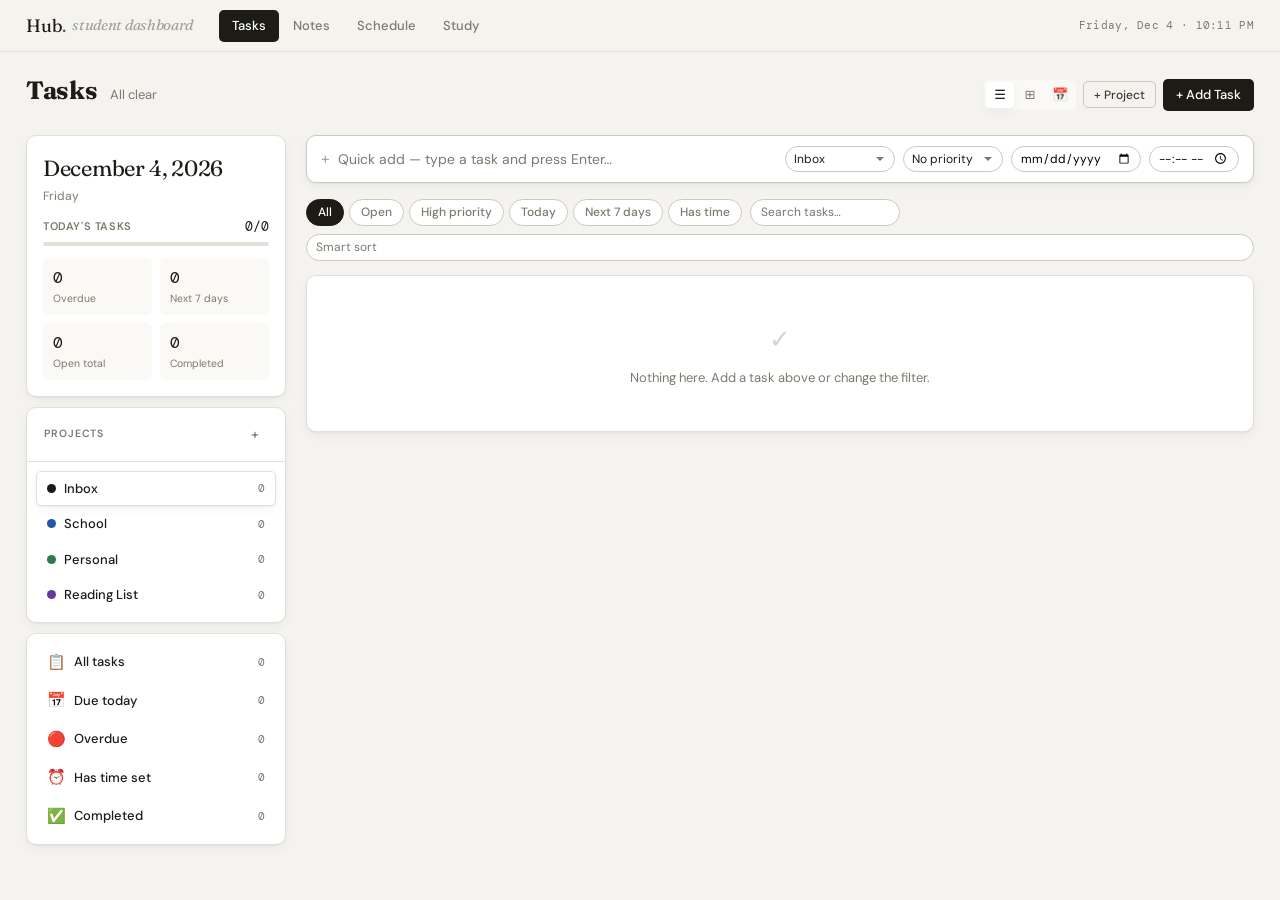
<file: index.html>
<!DOCTYPE html>
<html lang="en">
<head>
<meta charset="UTF-8">
<meta name="viewport" content="width=device-width, initial-scale=1.0">
<title>Wilapple Hub — Student Dashboard</title>
<link rel="preconnect" href="https://fonts.googleapis.com">
<link href="https://fonts.googleapis.com/css2?family=DM+Sans:ital,opsz,wght@0,9..40,300;0,9..40,400;0,9..40,500;0,9..40,600;0,9..40,700;1,9..40,400&family=DM+Mono:wght@300;400;500&family=Fraunces:ital,opsz,wght@0,9..144,300;0,9..144,400;0,9..144,600;1,9..144,300;1,9..144,400&display=swap" rel="stylesheet">
<style>
/* ══════════════════════════════════════════════
   DESIGN TOKENS
══════════════════════════════════════════════ */
:root {
  --bg:       #f4f3ef;
  --bg2:      #eceae4;
  --surface:  #ffffff;
  --surface2: #faf9f6;
  --border:   #e2e0d8;
  --border2:  #cbc9bf;
  --ink:      #1c1b16;
  --ink2:     #3e3d35;
  --ink3:     #7c7a6e;
  --ink4:     #b2b09e;
  --red:      #bc3b3b;   --red-bg:#fdf0f0;
  --green:    #2d7a4f;   --green-bg:#edf7f2;
  --amber:    #b06818;   --amber-bg:#fdf3e4;
  --blue:     #2557a7;   --blue-bg:#ecf2fd;
  --purple:   #6438a0;   --purple-bg:#f2edfb;
  --teal:     #1a7070;   --teal-bg:#e8f5f5;

  --accent: #3d5a80;
  --r:   5px;
  --r2: 10px;
  --sh:  0 1px 2px rgba(0,0,0,.05), 0 4px 12px rgba(0,0,0,.04);
  --sh2: 0 2px 8px rgba(0,0,0,.07), 0 12px 32px rgba(0,0,0,.06);

  --font:      'DM Sans',system-ui,sans-serif;
  --font-s:    'Fraunces',Georgia,serif;
  --font-m:    'DM Mono',monospace;
}

/* ══════════════════════════════════════════════
   RESET
══════════════════════════════════════════════ */
*,*::before,*::after { box-sizing:border-box; margin:0; padding:0 }
html { -webkit-font-smoothing:antialiased; text-rendering:optimizeLegibility }
body { font-family:var(--font); background:var(--bg); color:var(--ink); min-height:100vh; line-height:1.5; font-size:15px }
button { font-family:var(--font); cursor:pointer; border:none; background:none }
input,textarea,select { font-family:var(--font); font-size:14px }
a { color:inherit; text-decoration:none }
::-webkit-scrollbar { width:5px; height:5px }
::-webkit-scrollbar-track { background:transparent }
::-webkit-scrollbar-thumb { background:var(--border2); border-radius:10px }

/* ══════════════════════════════════════════════
   TOPBAR
══════════════════════════════════════════════ */
#topbar {
  position:sticky; top:0; z-index:200;
  height:52px; display:flex; align-items:center;
  padding:0 26px;
  background:rgba(244,243,239,.94); backdrop-filter:blur(14px);
  border-bottom:1px solid var(--border);
}
#brand {
  font-family:var(--font-s); font-size:18px; font-weight:400; letter-spacing:-.3px;
  color:var(--ink); margin-right:26px; display:flex; align-items:center; gap:6px;
}
#brand em { font-style:italic; opacity:.38; font-size:15px }
.tabs { display:flex; gap:1px; align-items:center }
.tab {
  height:32px; padding:0 13px; border-radius:var(--r);
  font-size:13px; font-weight:500; color:var(--ink3);
  transition:all .12s; white-space:nowrap;
  display:flex; align-items:center; gap:5px;
}
.tab:hover { background:var(--border); color:var(--ink) }
.tab.active { background:var(--ink); color:#fff }
.tab-dot {
  width:16px; height:16px; border-radius:10px;
  background:var(--red); color:#fff; font-size:9px; font-weight:700;
  display:none; align-items:center; justify-content:center; line-height:1;
}
.tab.active .tab-dot { display:flex; background:rgba(255,255,255,.22) }
#topbar-r { margin-left:auto; display:flex; align-items:center; gap:16px }
#clock { font-family:var(--font-m); font-size:11px; color:var(--ink3); letter-spacing:.3px; white-space:nowrap }

/* ══════════════════════════════════════════════
   LAYOUT
══════════════════════════════════════════════ */
#root { padding:26px; max-width:1360px; margin:0 auto; width:100% }
.panel { display:none; animation:fadeIn .17s ease }
.panel.active { display:block }
@keyframes fadeIn { from { opacity:0; transform:translateY(4px) } to { opacity:1; transform:none } }

.ph { display:flex; align-items:baseline; gap:12px; margin-bottom:24px; flex-wrap:wrap }
.ph-title { font-family:var(--font-s); font-size:25px; letter-spacing:-.3px; line-height:1 }
.ph-sub { font-size:13px; color:var(--ink3) }
.ph-actions { margin-left:auto; display:flex; gap:7px; align-items:center; flex-wrap:wrap }

/* Cards */
.card { background:var(--surface); border:1px solid var(--border); border-radius:var(--r2); box-shadow:var(--sh) }
.ch { padding:13px 17px; border-bottom:1px solid var(--border); display:flex; align-items:center; gap:9px }
.clbl { font-size:10.5px; font-weight:600; letter-spacing:.9px; text-transform:uppercase; color:var(--ink3) }
.cb { padding:17px }

/* Buttons */
.btn { height:32px; padding:0 13px; border-radius:var(--r); font-size:13px; font-weight:500;
  display:inline-flex; align-items:center; gap:5px; transition:all .12s; white-space:nowrap }
.btn-solid { background:var(--ink); color:#fff }
.btn-solid:hover { background:var(--ink2) }
.btn-outline { border:1px solid var(--border2); color:var(--ink2); background:transparent }
.btn-outline:hover { border-color:var(--ink); color:var(--ink); background:var(--surface2) }
.btn-sm { height:27px; padding:0 10px; font-size:12px }
.btn-xs { height:22px; padding:0 7px; font-size:11px }
.btn-icon { width:27px; height:27px; padding:0; border-radius:var(--r);
  display:inline-flex; align-items:center; justify-content:center; font-size:14px; color:var(--ink3) }
.btn-icon:hover { background:var(--border); color:var(--ink) }
.btn-danger { color:var(--red) }
.btn-danger:hover { background:var(--red-bg); color:var(--red) }
.btn-green { background:var(--green); color:#fff; border:none }
.btn-green:hover { opacity:.9 }

/* Forms */
.fg { margin-bottom:13px }
.fr { display:flex; gap:10px } .fr>.fg { flex:1 }
.lbl { display:block; font-size:12px; font-weight:500; color:var(--ink2); margin-bottom:5px }
.inp,.sel,.ta {
  width:100%; padding:8px 11px; border:1px solid var(--border2); border-radius:var(--r);
  font-size:13px; color:var(--ink); background:var(--surface); outline:none;
  transition:border-color .12s, box-shadow .12s;
}
.inp:focus,.sel:focus,.ta:focus { border-color:var(--ink); box-shadow:0 0 0 3px rgba(28,27,22,.06) }
.ta { resize:vertical; min-height:70px; line-height:1.65 }
.sel { appearance:none; background-image:url("data:image/svg+xml,%3Csvg xmlns='http://www.w3.org/2000/svg' width='10' height='10' viewBox='0 0 10 10'%3E%3Cpath fill='%237c7a6e' d='M5 7L1 3h8z'/%3E%3C/svg%3E"); background-repeat:no-repeat; background-position:right 9px center; padding-right:26px }

/* Badges */
.bdg { display:inline-flex; align-items:center; padding:2px 7px; border-radius:100px; font-size:10.5px; font-weight:500; letter-spacing:.15px }
.bdg-n { background:var(--border); color:var(--ink2) }
.bdg-r { background:var(--red-bg); color:var(--red) }
.bdg-g { background:var(--green-bg); color:var(--green) }
.bdg-a { background:var(--amber-bg); color:var(--amber) }
.bdg-b { background:var(--blue-bg); color:var(--blue) }
.bdg-p { background:var(--purple-bg); color:var(--purple) }
.bdg-t { background:var(--teal-bg); color:var(--teal) }

/* Progress bar */
.pb { height:4px; background:var(--border); border-radius:100px; overflow:hidden }
.pbf { height:100%; border-radius:100px; transition:width .4s ease }
.pbf.g { background:var(--green) }
.pbf.a { background:var(--amber) }
.pbf.r { background:var(--red) }
.pbf.b { background:var(--blue) }
.pbf.ink { background:var(--ink) }
.pbf.p { background:var(--purple) }

.sep { height:1px; background:var(--border); margin:11px 0 }
.empty { text-align:center; padding:38px 16px; color:var(--ink3) }
.ei { font-size:26px; margin-bottom:9px; opacity:.32 }
.et { font-size:13px }

/* ══════════════════════════════════════════════
   MODAL
══════════════════════════════════════════════ */
#mwrap {
  position:fixed; inset:0; z-index:600;
  background:rgba(28,27,22,.42); backdrop-filter:blur(5px);
  display:none; align-items:center; justify-content:center; padding:20px;
}
#mwrap.open { display:flex }
.modal { background:var(--surface); border-radius:var(--r2); box-shadow:var(--sh2);
  width:100%; max-width:500px; animation:mIn .19s cubic-bezier(.34,1.56,.64,1) }
@keyframes mIn { from { opacity:0; transform:scale(.95) translateY(8px) } to { opacity:1; transform:none } }
.mh { padding:17px 21px 0; display:flex; align-items:center }
.mt { font-family:var(--font-s); font-size:18px }
.mx { margin-left:auto; width:28px; height:28px; border-radius:var(--r);
  display:flex; align-items:center; justify-content:center; font-size:16px; color:var(--ink3); transition:all .12s }
.mx:hover { background:var(--border); color:var(--ink) }
.mb { padding:15px 21px }
.mf { padding:0 21px 17px; display:flex; gap:7px; justify-content:flex-end }

/* ══════════════════════════════════════════════
   TOAST
══════════════════════════════════════════════ */
#toasts { position:fixed; bottom:20px; right:20px; z-index:900;
  display:flex; flex-direction:column; gap:6px; pointer-events:none }
.toast { background:var(--ink); color:#fff; padding:9px 13px; border-radius:var(--r);
  font-size:13px; font-weight:500; box-shadow:0 4px 14px rgba(0,0,0,.2);
  display:flex; align-items:center; gap:7px; pointer-events:auto;
  animation:tIn .2s ease, tOut .27s 2.6s ease forwards }
.toast.ok::before { content:'✓'; color:#5ae08a }
.toast.err::before { content:'✕'; color:#ff7b72 }
.toast.info::before { content:'·'; color:#79b8ff; font-size:22px; line-height:0 }
@keyframes tIn { from { opacity:0; transform:translateX(13px) } to { opacity:1; transform:none } }
@keyframes tOut { to { opacity:0; transform:translateX(13px) } }

/* ══════════════════════════════════════════════
   CTX MENU
══════════════════════════════════════════════ */
#ctx { position:fixed; z-index:700; background:var(--surface);
  border:1px solid var(--border); border-radius:var(--r2); box-shadow:var(--sh2);
  min-width:152px; overflow:hidden; display:none }
#ctx.open { display:block }
.ci { padding:8px 12px; font-size:13px; color:var(--ink2);
  display:flex; align-items:center; gap:7px; cursor:pointer; transition:background .1s }
.ci:hover { background:var(--surface2); color:var(--ink) }
.ci.d { color:var(--red) } .ci.d:hover { background:var(--red-bg) }
.cs { height:1px; background:var(--border); margin:3px 0 }

/* ══════════════════════════════════════════════
   TASKS PANEL — full redesign
══════════════════════════════════════════════ */
#tasks-layout { display:grid; grid-template-columns:260px 1fr; gap:20px; align-items:start }

/* Sidebar */
.pj-item { display:flex; align-items:center; gap:8px; padding:7px 10px;
  border-radius:var(--r); cursor:pointer; transition:all .12s;
  border:1px solid transparent; user-select:none }
.pj-item:hover { background:var(--surface2) }
.pj-item.active { background:var(--surface); border-color:var(--border); box-shadow:var(--sh) }
.pj-dot { width:9px; height:9px; border-radius:50%; flex-shrink:0 }
.pj-name { font-size:13px; font-weight:500; flex:1; overflow:hidden; text-overflow:ellipsis; white-space:nowrap }
.pj-n { font-size:11px; color:var(--ink3); font-family:var(--font-m) }

/* Quick-add bar */
#quick-add-bar {
  display:flex; align-items:center; gap:8px;
  background:var(--surface); border:1px solid var(--border2);
  border-radius:var(--r2); padding:10px 14px; margin-bottom:16px;
  box-shadow:var(--sh); transition:border-color .15s, box-shadow .15s;
}
#quick-add-bar:focus-within { border-color:var(--ink); box-shadow:0 0 0 3px rgba(28,27,22,.06) }
#quick-add-inp {
  flex:1; border:none; outline:none; font-size:14px; color:var(--ink);
  background:transparent; font-family:var(--font);
}
#quick-add-inp::placeholder { color:var(--ink3) }

/* View toggle */
.view-toggle { display:flex; gap:2px; background:var(--surface2); border-radius:var(--r); padding:2px }
.vt-btn { width:28px; height:26px; border-radius:4px; display:flex; align-items:center; justify-content:center;
  font-size:13px; color:var(--ink3); transition:all .12s }
.vt-btn.active { background:var(--surface); color:var(--ink); box-shadow:var(--sh) }

/* Filter bar */
.task-filter-bar { display:flex; align-items:center; gap:8px; margin-bottom:14px; flex-wrap:wrap }
.fchip { height:27px; padding:0 11px; border-radius:100px; font-size:12px; font-weight:500;
  border:1px solid var(--border2); color:var(--ink3); background:var(--surface); transition:all .12s; cursor:pointer }
.fchip:hover { border-color:var(--ink); color:var(--ink) }
.fchip.active { background:var(--ink); border-color:var(--ink); color:#fff }
#task-sort-sel { height:27px; padding:0 22px 0 9px; font-size:12px; border:1px solid var(--border2);
  border-radius:100px; background:var(--surface); color:var(--ink3); cursor:pointer; margin-left:auto }
#task-sort-sel:focus { outline:none; border-color:var(--ink) }
#task-search-inp { height:27px; padding:0 10px; font-size:12px; border:1px solid var(--border2);
  border-radius:100px; background:var(--surface); color:var(--ink); outline:none; width:150px; transition:all .15s }
#task-search-inp:focus { border-color:var(--ink); width:200px }

/* ── List view ── */
.tg-section { margin-bottom:6px }
.tg-header {
  display:flex; align-items:center; gap:8px;
  padding:6px 10px; cursor:pointer; user-select:none;
  border-radius:var(--r); transition:background .1s;
}
.tg-header:hover { background:var(--surface2) }
.tg-title { font-size:11px; font-weight:600; letter-spacing:.7px; text-transform:uppercase; color:var(--ink3); flex:1 }
.tg-count { font-size:11px; color:var(--ink3); font-family:var(--font-m) }
.tg-arrow { font-size:10px; color:var(--ink3); transition:transform .15s }
.tg-arrow.open { transform:rotate(90deg) }
.tg-body { display:none }
.tg-body.open { display:block }

.tk {
  display:grid;
  grid-template-columns:20px 1fr auto;
  align-items:start; gap:10px;
  padding:10px 12px; border-radius:var(--r);
  transition:background .1s; cursor:default;
  position:relative;
}
.tk:hover { background:var(--surface2) }
.tk + .tk { border-top:1px solid var(--border) }
.tk.done .tk-txt { text-decoration:line-through; color:var(--ink3) }
.tk.done .tk-time { opacity:.4 }
.tkchk {
  width:17px; height:17px; border-radius:4px; border:1.5px solid var(--border2);
  display:flex; align-items:center; justify-content:center;
  cursor:pointer; flex-shrink:0; transition:all .15s; margin-top:1px;
}
.tkchk:hover { border-color:var(--ink) }
.tkchk.on { background:var(--ink); border-color:var(--ink) }
.tkchk.on::after { content:'✓'; color:#fff; font-size:9.5px; font-weight:700 }
.tk-body { min-width:0 }
.tk-txt { font-size:13.5px; line-height:1.4; word-break:break-word }
.tk-meta { display:flex; align-items:center; gap:6px; margin-top:4px; flex-wrap:wrap }
.tk-time { font-family:var(--font-m); font-size:11px; color:var(--blue); font-weight:500;
  background:var(--blue-bg); padding:1px 6px; border-radius:100px; white-space:nowrap }
.tk-time.no-time { background:transparent; color:var(--ink3); padding:0 }
.tk-due { font-size:11px; color:var(--ink3); font-family:var(--font-m) }
.tk-due.late { color:var(--red); font-weight:500 }
.tk-due.soon { color:var(--amber); font-weight:500 }
.tk-note { font-size:12px; color:var(--ink3); margin-top:3px; overflow:hidden; text-overflow:ellipsis; white-space:nowrap; max-width:100% }
.tk-right { display:flex; align-items:flex-start; gap:4px; padding-top:1px }
.tk-acts { opacity:0; transition:opacity .12s; display:flex; gap:2px }
.tk:hover .tk-acts { opacity:1 }

/* Priority left-border indicator */
.tk[data-pri=high]   { border-left:3px solid var(--red) }
.tk[data-pri=medium] { border-left:3px solid var(--amber) }
.tk[data-pri=low]    { border-left:3px solid var(--green) }
.tk[data-pri=none]   { border-left:3px solid transparent }

/* ── Kanban view ── */
#kanban-view { display:grid; grid-template-columns:repeat(auto-fill,minmax(230px,1fr)); gap:14px; align-items:start }
.kboard {
  background:var(--surface2); border:1px solid var(--border); border-radius:var(--r2);
  overflow:hidden; min-height:120px;
}
.kb-head {
  padding:11px 13px; display:flex; align-items:center; gap:8px;
  border-bottom:1px solid var(--border); background:var(--surface);
}
.kb-title { font-size:12px; font-weight:600; letter-spacing:.5px; flex:1; text-transform:uppercase }
.kb-n { font-family:var(--font-m); font-size:11px; color:var(--ink3) }
.kb-add { font-size:17px; color:var(--ink3); line-height:1; transition:color .12s }
.kb-add:hover { color:var(--ink) }
.kb-body { padding:8px; display:flex; flex-direction:column; gap:5px; min-height:60px }
.kcard {
  background:var(--surface); border:1px solid var(--border); border-radius:var(--r);
  padding:9px 11px; cursor:pointer; transition:all .12s; box-shadow:var(--sh);
}
.kcard:hover { box-shadow:var(--sh2); transform:translateY(-1px) }
.kcard.done { opacity:.5 }
.kcard-txt { font-size:13px; font-weight:500; line-height:1.3; margin-bottom:6px }
.kcard-meta { display:flex; align-items:center; gap:5px; flex-wrap:wrap }
.kcard-time { font-family:var(--font-m); font-size:10.5px; color:var(--blue); background:var(--blue-bg); padding:1px 5px; border-radius:100px }

/* ── Calendar/timeline view ── */
#timeline-view { display:flex; flex-direction:column; gap:2px }
.tl-day { background:var(--surface); border:1px solid var(--border); border-radius:var(--r2); overflow:hidden; margin-bottom:6px }
.tl-day-hd {
  display:flex; align-items:center; gap:10px; padding:10px 14px;
  border-bottom:1px solid var(--border); background:var(--surface2);
}
.tl-day-label { font-size:12px; font-weight:600; letter-spacing:.5px; text-transform:uppercase }
.tl-day-sub   { font-size:11px; color:var(--ink3); font-family:var(--font-m) }
.tl-day-items { padding:4px 8px }

/* Subtask styling */
.subtask-list { margin-top:6px; padding-left:12px; border-left:2px solid var(--border); display:flex; flex-direction:column; gap:3px }
.subtask-item { display:flex; align-items:center; gap:7px; font-size:12px }
.st-chk { width:13px; height:13px; border-radius:3px; border:1.5px solid var(--border2);
  display:flex; align-items:center; justify-content:center; cursor:pointer; flex-shrink:0; transition:all .12s }
.st-chk:hover { border-color:var(--ink) }
.st-chk.on { background:var(--ink); border-color:var(--ink) }
.st-chk.on::after { content:'✓'; color:#fff; font-size:8px; font-weight:700 }
.st-txt { color:var(--ink2); flex:1 }
.st-txt.done { text-decoration:line-through; color:var(--ink3) }

/* Drag & drop */
.tk.drag-over { border-top:2px solid var(--blue) !important }
.tk.dragging { opacity:.4 }

/* Today widget in sidebar */
#today-widget {
  background:var(--surface); border:1px solid var(--border); border-radius:var(--r2);
  padding:16px; box-shadow:var(--sh); margin-bottom:10px;
}
.today-date { font-family:var(--font-s); font-size:22px; letter-spacing:-.3px; margin-bottom:2px }
.today-weekday { font-size:12px; color:var(--ink3); margin-bottom:12px }
.today-prog-row { display:flex; justify-content:space-between; align-items:center; margin-bottom:6px }
.today-prog-label { font-size:11px; font-weight:600; letter-spacing:.6px; text-transform:uppercase; color:var(--ink3) }
.today-prog-val { font-family:var(--font-m); font-size:13px; color:var(--ink) }
.today-stats { display:grid; grid-template-columns:1fr 1fr; gap:8px; margin-top:12px }
.today-stat { background:var(--surface2); border-radius:var(--r); padding:8px 10px }
.today-stat-n { font-family:var(--font-m); font-size:16px; font-weight:400 }
.today-stat-l { font-size:10.5px; color:var(--ink3); margin-top:1px }

/* Upcoming times list in sidebar */
.upcoming-tasks { display:flex; flex-direction:column; gap:4px; margin-top:12px }
.upcoming-tk {
  display:flex; align-items:center; gap:8px; padding:7px 9px;
  background:var(--surface2); border-radius:var(--r);
  border-left:3px solid var(--border2);
}
.upcoming-tk-time { font-family:var(--font-m); font-size:11px; color:var(--blue); white-space:nowrap; flex-shrink:0 }
.upcoming-tk-txt { font-size:12.5px; font-weight:500; flex:1; overflow:hidden; text-overflow:ellipsis; white-space:nowrap }


/* ══════════════════════════════════════════════
   NOTES PANEL
══════════════════════════════════════════════ */
#notes-layout { display:grid; grid-template-columns:228px 1fr; gap:20px; min-height:calc(100vh - 125px) }
.ni { padding:9px 11px; border-radius:var(--r); cursor:pointer; transition:all .12s; border:1px solid transparent }
.ni:hover { background:var(--surface); border-color:var(--border) }
.ni.active { background:var(--surface); border-color:var(--border); box-shadow:var(--sh) }
.ni-title { font-size:13px; font-weight:500; overflow:hidden; text-overflow:ellipsis; white-space:nowrap }
.ni-prev { font-size:11.5px; color:var(--ink3); margin-top:2px; overflow:hidden; text-overflow:ellipsis; white-space:nowrap }
.ni-dt { font-size:10px; color:var(--ink4); font-family:var(--font-m); margin-top:4px }
.ni-tag { display:inline-block; padding:1px 6px; border-radius:100px;
  font-size:9.5px; font-weight:500; background:var(--border); color:var(--ink3); margin-top:3px }
#n-search { width:100%; padding:7px 10px; border:1px solid var(--border2); border-radius:var(--r);
  font-size:13px; outline:none; background:var(--surface); margin-bottom:9px }
#n-search:focus { border-color:var(--ink) }
#ed-ph { display:flex; align-items:center; justify-content:center;
  height:260px; color:var(--ink3); font-size:14px;
  background:var(--surface); border:1px solid var(--border); border-radius:var(--r2) }
#ed-area { display:none; flex-direction:column; flex:1 }
#ed-tb { display:flex; gap:3px; padding:9px 13px; border:1px solid var(--border);
  border-radius:var(--r2) var(--r2) 0 0; background:var(--surface); flex-wrap:wrap; align-items:center }
.tb { width:27px; height:27px; border-radius:var(--r); display:flex; align-items:center;
  justify-content:center; font-size:12px; font-weight:700; color:var(--ink2); transition:all .12s }
.tb:hover { background:var(--border); color:var(--ink) }
.tb-sep { width:1px; height:17px; background:var(--border); margin:5px 2px }
#n-title { border:none; border-bottom:1px solid var(--border); border-radius:0;
  padding:13px 17px; font-family:var(--font-s); font-size:20px;
  color:var(--ink); background:var(--surface); width:100%; outline:none }
#n-body { flex:1; border:none; padding:13px 17px; font-family:var(--font);
  font-size:14px; line-height:1.8; color:var(--ink); background:var(--surface);
  resize:none; outline:none; min-height:360px;
  border:1px solid var(--border); border-top:none; border-radius:0 0 var(--r2) var(--r2) }
#n-body:focus { border-color:var(--border) }
#n-save-ind { font-size:11px; color:var(--ink3); font-family:var(--font-m) }

/* ══════════════════════════════════════════════
   FINANCE PANEL
══════════════════════════════════════════════ */
.tx-r:last-child { border-bottom:none }
.bud-r:last-child { border-bottom:none }
/* Subscription tracker */
.sub-r:last-child { border-bottom:none }
/* ══════════════════════════════════════════════
   SCHEDULE PANEL
══════════════════════════════════════════════ */
#sched-layout { display:grid; grid-template-columns:274px 1fr; gap:20px }
#mcal { background:var(--surface); border:1px solid var(--border); border-radius:var(--r2); box-shadow:var(--sh); overflow:hidden; margin-bottom:14px }
#mcal-hd { padding:11px 13px; display:flex; align-items:center; border-bottom:1px solid var(--border) }
#mcal-title { font-size:13px; font-weight:600; flex:1; text-align:center }
.mnav { width:25px; height:25px; border-radius:var(--r); display:flex; align-items:center; justify-content:center; font-size:14px; color:var(--ink2); transition:all .12s }
.mnav:hover { background:var(--border) }
.dow-row { display:grid; grid-template-columns:repeat(7,1fr); margin-bottom:3px }
.dow-c { text-align:center; font-size:9px; font-weight:600; color:var(--ink3); letter-spacing:.5px; padding:3px 0 }
.dg { display:grid; grid-template-columns:repeat(7,1fr); gap:1px }
.cd { aspect-ratio:1; display:flex; align-items:center; justify-content:center;
  font-size:11.5px; border-radius:50%; cursor:pointer; transition:all .12s; color:var(--ink2) }
.cd:hover { background:var(--border) }
.cd.oth { color:var(--border2) }
.cd.tod { background:var(--ink); color:#fff; font-weight:600 }
.cd.sel { background:var(--ink); color:#fff }
.cd.hev { position:relative }
.cd.hev::after { content:''; position:absolute; bottom:1px; width:3px; height:3px; border-radius:50%; background:var(--amber) }
.cd.tod.hev::after,.cd.sel.hev::after { background:rgba(255,255,255,.55) }
#day-view { background:var(--surface); border:1px solid var(--border); border-radius:var(--r2); box-shadow:var(--sh); overflow:hidden }
#day-hd { padding:13px 17px; border-bottom:1px solid var(--border); display:flex; align-items:center; gap:11px }
#day-title { font-family:var(--font-s); font-size:17px }
#day-ec { font-size:13px; color:var(--ink3) }
#day-scroll { overflow-y:auto; max-height:calc(100vh - 225px); position:relative }
.hr-row { display:flex; min-height:54px; border-bottom:1px solid var(--border); position:relative }
.hr-lbl { width:46px; flex-shrink:0; padding:5px 7px 0;
  font-family:var(--font-m); font-size:10px; color:var(--ink3);
  border-right:1px solid var(--border); background:var(--surface);
  position:sticky; left:0; z-index:2 }
.hr-slot { flex:1; position:relative; cursor:pointer; transition:background .1s }
.hr-slot:hover { background:rgba(28,27,22,.018) }
.hr-half { height:50%; border-bottom:1px dashed var(--border) }
.ev-bl { position:absolute; left:4px; right:4px; border-radius:4px;
  padding:3px 7px; font-size:11px; font-weight:500; cursor:pointer;
  overflow:hidden; z-index:3; box-shadow:0 1px 3px rgba(0,0,0,.11);
  transition:opacity .12s; color:#fff }
.ev-bl:hover { opacity:.82 }
.ev-ttl { font-weight:600; overflow:hidden; text-overflow:ellipsis; white-space:nowrap }
.ev-tm { font-size:9.5px; opacity:.75; font-family:var(--font-m) }
#now-bar { position:absolute; left:46px; right:0; height:2px; background:var(--red); z-index:10; pointer-events:none }
#now-bar::before { content:''; position:absolute; left:-5px; top:-4px; width:10px; height:10px; border-radius:50%; background:var(--red) }
.up-ev { padding:8px 10px; border-radius:var(--r); margin-bottom:6px;
  border:1px solid var(--border); border-left-width:3px;
  background:var(--surface); cursor:pointer; transition:all .12s }
.up-ev:hover { box-shadow:var(--sh) }
.up-ttl { font-size:12.5px; font-weight:600 }
.up-meta { font-size:11px; color:var(--ink3); font-family:var(--font-m); margin-top:2px }

/* ══════════════════════════════════════════════
   STUDY PANEL — Pomodoro + GPA + Assignments + Log
══════════════════════════════════════════════ */
#study-top { display:grid; grid-template-columns:1fr 1fr; gap:20px; margin-bottom:20px }
#study-bot { display:grid; grid-template-columns:1fr 1fr; gap:20px }

/* Pomodoro */
#pomo-card { background:var(--surface); border:1px solid var(--border); border-radius:var(--r2);
  box-shadow:var(--sh); padding:26px; display:flex; flex-direction:column; align-items:center; gap:18px }
#pomo-modes { display:flex; gap:3px; background:var(--surface2); border-radius:var(--r); padding:3px }
.pm-btn { padding:4px 13px; border-radius:var(--r); font-size:12px; font-weight:500;
  color:var(--ink3); transition:all .12s }
.pm-btn.active { background:var(--surface); color:var(--ink); box-shadow:var(--sh) }
#pomo-ring { position:relative; width:168px; height:168px; flex-shrink:0 }
#pomo-svg { position:absolute; top:0; left:0; transform:rotate(-90deg) }
#p-track { fill:none; stroke:var(--border); stroke-width:7 }
#p-prog { fill:none; stroke:var(--ink); stroke-width:7; stroke-linecap:round;
  stroke-dasharray:471.24; stroke-dashoffset:0; transition:stroke-dashoffset .85s linear }
#pomo-inner { position:absolute; inset:0; display:flex; flex-direction:column;
  align-items:center; justify-content:center; gap:2px }
#pomo-time { font-family:var(--font-m); font-size:32px; font-weight:400; letter-spacing:-1px }
#pomo-lbl { font-size:10px; color:var(--ink3); letter-spacing:.6px; text-transform:uppercase }
#pomo-task-lbl { font-size:12.5px; color:var(--ink3); text-align:center;
  max-width:210px; overflow:hidden; text-overflow:ellipsis; white-space:nowrap }
#pomo-ctrls { display:flex; gap:9px; align-items:center }
#p-start { width:46px; height:46px; border-radius:50%; background:var(--ink); color:#fff;
  font-size:17px; display:flex; align-items:center; justify-content:center;
  transition:all .15s; box-shadow:0 2px 8px rgba(0,0,0,.18) }
#p-start:hover { transform:scale(1.06) }
#p-reset { width:32px; height:32px; border-radius:50%; background:var(--border); color:var(--ink2);
  font-size:14px; display:flex; align-items:center; justify-content:center; transition:all .12s }
#p-reset:hover { background:var(--border2) }
#pomo-stats { display:flex; gap:18px; font-size:11.5px; color:var(--ink3) }
#pomo-stats span { display:flex; flex-direction:column; align-items:center; gap:1px }
#pomo-stats b { font-family:var(--font-m); font-size:17px; color:var(--ink); font-weight:400 }

/* GPA card */
#gpa-card { background:var(--surface); border:1px solid var(--border); border-radius:var(--r2); box-shadow:var(--sh); overflow:hidden }
.cr-row { display:flex; align-items:center; gap:9px; padding:8px 0; border-bottom:1px solid var(--border) }
.cr-row:last-child { border-bottom:none }
.cr-name { flex:1; font-size:13px; font-weight:500; min-width:0; overflow:hidden; text-overflow:ellipsis; white-space:nowrap }
.cr-sem { font-size:11px; color:var(--ink3) }
.cr-grade { font-family:var(--font-m); font-size:12.5px; width:38px; text-align:center; font-weight:500 }
.cr-cred { font-size:11.5px; color:var(--ink3); font-family:var(--font-m); width:28px; text-align:right }
.gA { color:var(--green) } .gB { color:var(--blue) } .gC { color:var(--amber) } .gD,.gF { color:var(--red) }
.gpa-big { font-family:var(--font-s); font-size:40px; letter-spacing:-1px; line-height:1 }

/* Assignments */
#asgn-card { background:var(--surface); border:1px solid var(--border); border-radius:var(--r2); box-shadow:var(--sh); overflow:hidden }

/* Study log */
#slog-card { background:var(--surface); border:1px solid var(--border); border-radius:var(--r2); box-shadow:var(--sh); overflow:hidden }
.sl-r { display:flex; align-items:center; gap:9px; padding:8px 0; border-bottom:1px solid var(--border) }
.sl-r:last-child { border-bottom:none }
.sl-sub { flex:1; font-size:13px; font-weight:500 }
.sl-note { font-size:11.5px; color:var(--ink3); flex:1; overflow:hidden; text-overflow:ellipsis; white-space:nowrap; margin:0 8px }
.sl-dur { font-family:var(--font-m); font-size:12px; color:var(--ink2); flex-shrink:0 }
.sl-dt { font-size:10px; color:var(--ink4); font-family:var(--font-m); flex-shrink:0 }
.sl-dh { font-size:10.5px; font-weight:600; letter-spacing:.7px; text-transform:uppercase; color:var(--ink3); padding:9px 0 3px }

/* Week heatmap (study) */
.wk-hm { display:flex; gap:4px; align-items:flex-end }
.wk-col { display:flex; flex-direction:column; gap:3px; align-items:center }
.wk-bar { width:22px; border-radius:3px; background:var(--border); transition:height .4s ease }
.wk-day { font-size:9px; color:var(--ink3); font-family:var(--font-m) }

/* ══════════════════════════════════════════════
   RESPONSIVE
══════════════════════════════════════════════ */
@media(max-width:1020px) {
  #tasks-layout,#notes-layout,#sched-layout { grid-template-columns:1fr }
  #kanban-view { grid-template-columns:repeat(2,1fr) }
  #study-top,#study-bot { grid-template-columns:1fr }
}
@media(max-width:640px) {
  #topbar { padding:0 13px }
  #root { padding:15px 13px }
  .tab { padding:0 9px; font-size:12px }
}
</style>
</head>
<body>

<header id="topbar">
  <div id="brand"><a href="games.html" style="font-family:var(--font-s);font-size:18px;font-weight:400;color:var(--ink);text-decoration:none;letter-spacing:-.2px">Hub<span style="color:var(--accent,#3d5a80)">.</span></a> <em>student dashboard</em></div>
  <nav class="tabs">
    <button class="tab active" data-tab="tasks">Tasks <span class="tab-dot" id="td-tasks">0</span></button>
    <button class="tab" data-tab="notes">Notes</button>
        <button class="tab" data-tab="schedule">Schedule</button>
    <button class="tab" data-tab="study">Study</button>
  </nav>
  <div id="topbar-r"><div id="clock"></div></div>
</header>

<main id="root">

  <!-- ══════════════ TASKS ══════════════ -->
  <section class="panel active" id="panel-tasks">
    <div class="ph">
      <h1 class="ph-title">Tasks</h1>
      <span class="ph-sub" id="tasks-sub"></span>
      <div class="ph-actions">
        <div class="view-toggle">
          <button class="vt-btn active" id="vt-list" title="List view">☰</button>
          <button class="vt-btn" id="vt-kanban" title="Board view">⊞</button>
          <button class="vt-btn" id="vt-timeline" title="Timeline">📅</button>
        </div>
        <button class="btn btn-outline btn-sm" id="btn-new-proj">+ Project</button>
        <button class="btn btn-solid" id="btn-new-task">+ Add Task</button>
      </div>
    </div>
    <div id="tasks-layout">
      <aside>
        <!-- TODAY WIDGET -->
        <div id="today-widget">
          <div class="today-date" id="today-date-lbl"></div>
          <div class="today-weekday" id="today-weekday-lbl"></div>
          <div class="today-prog-row">
            <span class="today-prog-label">Today's tasks</span>
            <span class="today-prog-val" id="today-frac">0/0</span>
          </div>
          <div class="pb"><div class="pbf ink" id="today-pbar" style="width:0%"></div></div>
          <div class="today-stats">
            <div class="today-stat"><div class="today-stat-n" id="ts-overdue">0</div><div class="today-stat-l">Overdue</div></div>
            <div class="today-stat"><div class="today-stat-n" id="ts-due7">0</div><div class="today-stat-l">Next 7 days</div></div>
            <div class="today-stat"><div class="today-stat-n" id="ts-open">0</div><div class="today-stat-l">Open total</div></div>
            <div class="today-stat"><div class="today-stat-n" id="ts-done">0</div><div class="today-stat-l">Completed</div></div>
          </div>
          <!-- Upcoming timed tasks -->
          <div id="upcoming-timed" class="upcoming-tasks" style="display:none">
            <div style="font-size:10.5px;font-weight:600;letter-spacing:.6px;text-transform:uppercase;color:var(--ink3);margin-top:4px;margin-bottom:2px">Up next</div>
            <div id="upcoming-timed-list"></div>
          </div>
        </div>

        <!-- PROJECTS -->
        <div class="card" style="margin-bottom:10px">
          <div class="ch">
            <span class="clbl">Projects</span>
            <button class="btn-icon btn" id="btn-new-proj2" style="margin-left:auto" title="Add project">+</button>
          </div>
          <div class="cb" style="padding:9px">
            <div id="pj-list"></div>
          </div>
        </div>

        <!-- SMART VIEWS -->
        <div class="card">
          <div class="cb" style="padding:9px">
            <div class="pj-item" id="pj-all"><span>📋</span><span class="pj-name">All tasks</span><span class="pj-n" id="cn-all">0</span></div>
            <div class="pj-item" id="pj-today"><span>📅</span><span class="pj-name">Due today</span><span class="pj-n" id="cn-today">0</span></div>
            <div class="pj-item" id="pj-overdue"><span>🔴</span><span class="pj-name">Overdue</span><span class="pj-n" id="cn-late">0</span></div>
            <div class="pj-item" id="pj-timed"><span>⏰</span><span class="pj-name">Has time set</span><span class="pj-n" id="cn-timed">0</span></div>
            <div class="pj-item" id="pj-done"><span>✅</span><span class="pj-name">Completed</span><span class="pj-n" id="cn-done">0</span></div>
          </div>
        </div>
      </aside>

      <!-- MAIN TASK AREA -->
      <div id="tasks-main-col">
        <!-- Quick-add bar -->
        <div id="quick-add-bar">
          <span style="font-size:16px;opacity:.4">+</span>
          <input id="quick-add-inp" type="text" placeholder="Quick add — type a task and press Enter…" autocomplete="off" />
          <select id="qa-proj-sel" class="sel" style="height:26px;font-size:12px;padding:0 22px 0 8px;width:110px;border-radius:100px;flex-shrink:0"></select>
          <select id="qa-pri-sel" class="sel" style="height:26px;font-size:12px;padding:0 22px 0 8px;width:100px;border-radius:100px;flex-shrink:0">
            <option value="none">No priority</option>
            <option value="low">Low</option>
            <option value="medium">Medium</option>
            <option value="high">High</option>
          </select>
          <input id="qa-date" type="date" style="height:26px;padding:0 8px;font-size:12px;border:1px solid var(--border2);border-radius:100px;outline:none;flex-shrink:0" />
          <input id="qa-time" type="time" style="height:26px;padding:0 8px;font-size:12px;border:1px solid var(--border2);border-radius:100px;outline:none;flex-shrink:0;width:90px" />
        </div>

        <!-- Filter bar -->
        <div class="task-filter-bar">
          <div id="fchips" style="display:flex;gap:5px;flex-wrap:wrap">
            <button class="fchip active" data-f="all">All</button>
            <button class="fchip" data-f="open">Open</button>
            <button class="fchip" data-f="high">High priority</button>
            <button class="fchip" data-f="today">Today</button>
            <button class="fchip" data-f="week">Next 7 days</button>
            <button class="fchip" data-f="timed">Has time</button>
          </div>
          <input id="task-search-inp" type="text" placeholder="Search tasks…" autocomplete="off" />
          <select id="task-sort-sel" class="sel">
            <option value="smart">Smart sort</option>
            <option value="due">Due date</option>
            <option value="time">Time of day</option>
            <option value="pri">Priority</option>
            <option value="alpha">A → Z</option>
            <option value="created">Date created</option>
          </select>
        </div>

        <!-- LIST VIEW (default) -->
        <div id="list-view">
          <div class="card"><div id="task-area" style="padding:6px"></div></div>
        </div>

        <!-- KANBAN VIEW (hidden) -->
        <div id="kanban-view" style="display:none"></div>

        <!-- TIMELINE VIEW (hidden) -->
        <div id="timeline-view" style="display:none"></div>
      </div>
    </div>
  </section>

<section class="panel" id="panel-notes">
    <div class="ph">
      <h1 class="ph-title">Notes</h1>
      <span class="ph-sub" id="notes-sub"></span>
      <div class="ph-actions">
        <button class="btn btn-solid" id="btn-new-note">+ New Note</button>
      </div>
    </div>
    <div id="notes-layout">
      <aside>
        <input id="n-search" type="text" placeholder="Search notes…" autocomplete="off" />
        <div id="n-list"></div>
      </aside>
      <div style="display:flex;flex-direction:column;flex:1">
        <div id="ed-ph">Select a note or create a new one</div>
        <div id="ed-area">
          <div id="ed-tb">
            <button class="tb" data-cmd="bold"><b>B</b></button>
            <button class="tb" data-cmd="italic"><i>I</i></button>
            <button class="tb" data-cmd="under"><u>U</u></button>
            <div class="tb-sep"></div>
            <button class="tb" data-cmd="h1" style="font-size:10px">H1</button>
            <button class="tb" data-cmd="h2" style="font-size:10px">H2</button>
            <button class="tb" data-cmd="h3" style="font-size:10px">H3</button>
            <div class="tb-sep"></div>
            <button class="tb" data-cmd="ul">• —</button>
            <button class="tb" data-cmd="ol" style="font-size:10px">1.</button>
            <button class="tb" data-cmd="todo">☑</button>
            <div class="tb-sep"></div>
            <button class="tb" data-cmd="quote" style="font-size:15px">"</button>
            <button class="tb" data-cmd="code" style="font-size:10px">&lt;/&gt;</button>
            <button class="tb" data-cmd="hr">—</button>
            <div class="tb-sep"></div>
            <button class="tb" data-cmd="clear" style="font-size:9.5px">CLR</button>
            <div style="margin-left:auto;display:flex;align-items:center;gap:7px">
              <span id="n-save-ind"></span>
              <button class="btn btn-outline btn-sm" id="btn-n-tag">Tag</button>
              <button class="btn btn-outline btn-sm" id="btn-n-exp">Export .md</button>
              <button class="btn btn-outline btn-sm btn-danger" id="btn-n-del">Delete</button>
            </div>
          </div>
          <input id="n-title" type="text" placeholder="Note title…" autocomplete="off" />
          <textarea id="n-body" placeholder="Start writing… (use toolbar for Markdown helpers)"></textarea>
        </div>
      </div>
    </div>
  </section>

  <!-- ══════════════ SCHEDULE ══════════════ -->
  <section class="panel" id="panel-schedule">
    <div class="ph">
      <h1 class="ph-title">Schedule</h1>
      <span class="ph-sub" id="sched-sub"></span>
      <div class="ph-actions">
        <button class="btn btn-outline btn-sm" id="btn-sched-today">Today</button>
        <button class="btn btn-solid" id="btn-add-ev">+ Event</button>
      </div>
    </div>
    <div id="sched-layout">
      <aside>
        <div id="mcal">
          <div id="mcal-hd">
            <button class="mnav" id="mcal-prev">‹</button>
            <span id="mcal-title"></span>
            <button class="mnav" id="mcal-next">›</button>
          </div>
          <div style="padding:9px">
            <div class="dow-row">
              <div class="dow-c">Su</div><div class="dow-c">Mo</div><div class="dow-c">Tu</div>
              <div class="dow-c">We</div><div class="dow-c">Th</div><div class="dow-c">Fr</div><div class="dow-c">Sa</div>
            </div>
            <div class="dg" id="cal-days"></div>
          </div>
        </div>
        <div class="card">
          <div class="ch"><span class="clbl">Upcoming</span></div>
          <div class="cb" id="upcoming" style="padding:5px 13px;max-height:290px;overflow-y:auto"></div>
        </div>
      </aside>
      <div id="day-view">
        <div id="day-hd">
          <div><div id="day-title"></div><div id="day-ec"></div></div>
          <div style="margin-left:auto;display:flex;gap:6px">
            <button class="btn btn-outline btn-sm" id="day-prev">← Prev</button>
            <button class="btn btn-outline btn-sm" id="day-next">Next →</button>
          </div>
        </div>
        <div id="day-scroll"><div id="now-bar" style="display:none"></div></div>
      </div>
    </div>
  </section>

  <!-- ══════════════ STUDY ══════════════ -->
  <section class="panel" id="panel-study">
    <div class="ph">
      <h1 class="ph-title">Study</h1>
      <span class="ph-sub" id="study-sub"></span>
      <div class="ph-actions">
        <button class="btn btn-outline btn-sm" id="btn-add-course">+ Course</button>
        <button class="btn btn-outline btn-sm" id="btn-add-asgn">+ Assignment</button>
        <button class="btn btn-solid" id="btn-log-session">Log Session</button>
      </div>
    </div>

    <div id="study-top">
      <!-- Pomodoro -->
      <div id="pomo-card">
        <div id="pomo-modes">
          <button class="pm-btn active" data-mins="25" data-mode="Focus">Focus</button>
          <button class="pm-btn" data-mins="5" data-mode="Short break">Short Break</button>
          <button class="pm-btn" data-mins="15" data-mode="Long Break">Long Break</button>
        </div>
        <div id="pomo-ring">
          <svg id="pomo-svg" width="168" height="168" viewBox="0 0 168 168">
            <circle id="p-track" cx="84" cy="84" r="75"/>
            <circle id="p-prog"  cx="84" cy="84" r="75"/>
          </svg>
          <div id="pomo-inner">
            <div id="pomo-time">25:00</div>
            <div id="pomo-lbl">FOCUS</div>
          </div>
        </div>
        <div id="pomo-task-lbl">No task selected</div>
        <div id="pomo-ctrls">
          <button id="p-reset" title="Reset">↺</button>
          <button id="p-start">▶</button>
          <button class="btn btn-outline btn-sm" id="p-pick">Pick task</button>
        </div>
        <div id="pomo-stats">
          <span><b id="ps-sess">0</b>sessions</span>
          <span><b id="ps-mins">0</b>min today</span>
          <span><b id="ps-streak">0</b>day streak</span>
        </div>
      </div>

      <!-- GPA card -->
      <div id="gpa-card">
        <div class="ch">
          <span class="clbl">GPA Tracker</span>
          <div style="margin-left:auto;display:flex;align-items:center;gap:13px">
            <div style="text-align:right">
              <div class="gpa-big" id="gpa-val">—</div>
              <div style="font-size:11.5px;color:var(--ink3);margin-top:2px" id="gpa-sub">No courses yet</div>
            </div>
            <button class="btn btn-solid btn-sm" id="btn-add-course2">+ Course</button>
          </div>
        </div>
        <div class="cb" id="courses-list" style="padding:4px 17px;max-height:300px;overflow-y:auto">
          <div class="empty"><div class="ei">🎓</div><div class="et">Add courses to track your GPA</div></div>
        </div>
      </div>
    </div>

    <div id="study-bot">
      <!-- Assignments -->
      <div id="asgn-card">
        <div class="ch">
          <span class="clbl">Assignments</span>
          <span style="margin-left:auto;font-size:12px;color:var(--ink3)" id="asgn-sub"></span>
          <button class="btn btn-solid btn-sm" id="btn-add-asgn2" style="margin-left:10px">+ Add</button>
        </div>
        <div class="cb" id="asgn-list" style="padding:4px 17px;max-height:350px;overflow-y:auto">
          <div class="empty"><div class="ei">📝</div><div class="et">No assignments added yet</div></div>
        </div>
      </div>

      <!-- Study log -->
      <div id="slog-card">
        <div class="ch">
          <span class="clbl">Study Log</span>
          <span style="margin-left:8px;font-size:12px;color:var(--ink3)" id="slog-week"></span>
          <div style="margin-left:auto">
            <button class="btn btn-solid btn-sm" id="btn-log-session2">Log Session</button>
          </div>
        </div>
        <div class="cb" id="slog-list" style="padding:4px 17px;max-height:350px;overflow-y:auto">
          <div class="empty"><div class="ei">⏱</div><div class="et">No sessions yet. Complete a Pomodoro or log manually.</div></div>
        </div>
      </div>
    </div>
  </section>

</main>

<div id="mwrap"><div class="modal" id="mbox">
  <div class="mh"><h2 class="mt" id="m-title">Add</h2><button class="mx" id="m-x">✕</button></div>
  <div class="mb" id="m-body"></div>
  <div class="mf" id="m-foot"></div>
</div></div>
<div id="ctx"></div>
<div id="toasts"></div>

<script>
'use strict';
/* ═══════════════════════════════════════════════════════
   HUB — Student Dashboard
   Tasks · Notes · Finance · Schedule · Study
   Full localStorage persistence | ~3200 lines
   ═══════════════════════════════════════════════════════ */

// ─────────────── UTILS ────────────────────────────────
const $  = (s,c=document) => c.querySelector(s);
const $$ = (s,c=document) => [...c.querySelectorAll(s)];
const uid  = () => Date.now().toString(36)+Math.random().toString(36).slice(2,5);
const today   = () => new Date().toISOString().split('T')[0];
const isToday = d => d && d.split('T')[0] === today();
const isPast  = d => d && d.split('T')[0] <  today();
const inDays  = (d,n) => {
  if(!d) return false;
  const t=new Date(); const end=new Date(t); end.setDate(t.getDate()+n);
  const dt=new Date(d+'T12:00:00'); return dt>=t && dt<=end;
};
const daysUntil = d => {
  if(!d) return null;
  const diff = new Date(d+'T23:59:59') - new Date();
  return Math.ceil(diff / 86400000);
};
const MONTHS = ['January','February','March','April','May','June','July','August','September','October','November','December'];
const MSHORT = ['Jan','Feb','Mar','Apr','May','Jun','Jul','Aug','Sep','Oct','Nov','Dec'];
const DAYS   = ['Sunday','Monday','Tuesday','Wednesday','Thursday','Friday','Saturday'];

const fmt = {
  date:  d => { const dt=new Date(d+'T12:00:00'); return MSHORT[dt.getMonth()]+' '+dt.getDate()+', '+dt.getFullYear() },
  dateS: d => { const dt=new Date(d+'T12:00:00'); return MSHORT[dt.getMonth()]+' '+dt.getDate() },
  money: n => '$'+Math.abs(n).toLocaleString('en-US',{minimumFractionDigits:2,maximumFractionDigits:2}),
  pct:   n => (n*100).toFixed(1)+'%',
  dur:   m => m>=60 ? `${Math.floor(m/60)}h${m%60?' '+m%60+'m':''}` : m+'m',
  time:  t => { const [h,m]=t.split(':').map(Number); return `${h%12||12}:${String(m).padStart(2,'0')} ${h>=12?'PM':'AM'}` },
};

// ─────────────── STORAGE ──────────────────────────────
const S = {
  get: (k,d=null) => { try{const v=localStorage.getItem('hub2_'+k);return v?JSON.parse(v):d}catch{return d} },
  set: (k,v)      => { try{localStorage.setItem('hub2_'+k,JSON.stringify(v))}catch{toast('Storage full','err')} },
};

// ─────────────── TOAST ────────────────────────────────
function toast(msg,type='ok'){
  const t=document.createElement('div'); t.className=`toast ${type}`; t.textContent=msg;
  $('#toasts').appendChild(t); setTimeout(()=>t.remove(),2950);
}

// ─────────────── MODAL ────────────────────────────────
const Modal={
  _cb:null,
  open({title,html,confirmText='Save',onConfirm,wide=false,extraLeft=null}){
    $('#m-title').textContent=title;
    $('#m-body').innerHTML=html||'';
    $('#mbox').style.maxWidth=wide?'660px':'500px';
    const foot=$('#m-foot'); foot.innerHTML='';
    if(extraLeft){foot.appendChild(extraLeft);}
    const gap=document.createElement('div'); gap.style.flex='1'; foot.appendChild(gap);
    const cancel=document.createElement('button'); cancel.className='btn btn-outline'; cancel.textContent='Cancel'; cancel.onclick=()=>this.close(); foot.appendChild(cancel);
    const ok=document.createElement('button'); ok.className='btn btn-solid'; ok.textContent=confirmText; ok.onclick=()=>this.confirm(); foot.appendChild(ok);
    this._cb=onConfirm;
    $('#mwrap').classList.add('open');
    setTimeout(()=>{const f=$('#m-body input,#m-body textarea,#m-body select');if(f)f.focus();},60);
  },
  close(){ $('#mwrap').classList.remove('open'); this._cb=null; },
  confirm(){ if(this._cb) this._cb(); }
};
$('#m-x').onclick=()=>Modal.close();
$('#mwrap').addEventListener('click',e=>{if(e.target===$('#mwrap'))Modal.close();});
document.addEventListener('keydown',e=>{if(e.key==='Escape'){Modal.close();CtxMenu.close();}});

// ─────────────── CTX MENU ─────────────────────────────
const CtxMenu={
  open(x,y,items){
    const m=$('#ctx'); m.innerHTML='';
    items.forEach(item=>{
      if(item==='-'){const s=document.createElement('div');s.className='cs';m.appendChild(s);return;}
      const d=document.createElement('div'); d.className='ci'+(item.danger?' d':'');
      d.textContent=item.label; d.onclick=()=>{this.close();item.fn();};
      m.appendChild(d);
    });
    m.style.left=Math.min(x,window.innerWidth-160)+'px';
    m.style.top=Math.min(y,window.innerHeight-items.length*34-10)+'px';
    m.classList.add('open');
  },
  close(){ $('#ctx').classList.remove('open'); }
};
document.addEventListener('click',()=>CtxMenu.close());

// ─────────────── TABS ─────────────────────────────────
let curTab='tasks';
const RENDERS={};
$$('.tab').forEach(btn=>{
  btn.addEventListener('click',()=>{
    curTab=btn.dataset.tab;
    $$('.tab').forEach(b=>b.classList.remove('active')); btn.classList.add('active');
    $$('.panel').forEach(p=>p.classList.remove('active')); $('#panel-'+curTab).classList.add('active');
    RENDERS[curTab]?.();
  });
});

// ─────────────── CLOCK ────────────────────────────────
function tickClock(){
  const n=new Date();
  const t=n.toLocaleTimeString('en-US',{hour:'numeric',minute:'2-digit',hour12:true});
  $('#clock').textContent=`${DAYS[n.getDay()]}, ${MSHORT[n.getMonth()]} ${n.getDate()} · ${t}`;
}
tickClock(); setInterval(tickClock,10000);

/* ═══════════════════════════════════════════════════════
   ▓▓▓▓▓▓ TASKS MODULE — full redesign ▓▓▓▓▓▓
   Views: List (grouped) · Kanban board · Timeline
   Features: quick-add, time-of-day, subtasks, search,
             sort, drag-reorder, priority borders
═══════════════════════════════════════════════════════ */
const PCOLORS=['#1c1b16','#bc3b3b','#2557a7','#2d7a4f','#b06818','#6438a0','#1a7070','#7d3c26'];
let tasks     = S.get('tasks',[]);
let projects  = S.get('projects',[
  {id:'inbox',   name:'Inbox',        color:'#1c1b16'},
  {id:'school',  name:'School',       color:'#2557a7'},
  {id:'personal',name:'Personal',     color:'#2d7a4f'},
  {id:'reading', name:'Reading List', color:'#6438a0'},
]);
let activeP   = S.get('activeP','inbox');
let activeF   = 'all';
let taskSearch= '';
let taskSort  = 'smart';
let taskView  = 'list';   // 'list' | 'kanban' | 'timeline'

const saveTasks    = () => { S.set('tasks',tasks); S.set('activeP',activeP); };
const saveProjects = () => S.set('projects',projects);

// ── Helpers ────────────────────────────────────────────
const fmt12 = t => {
  if(!t) return null;
  const [h,m] = t.split(':').map(Number);
  return `${h%12||12}:${String(m).padStart(2,'0')} ${h>=12?'PM':'AM'}`;
};
const daysUntilTask = d => {
  if(!d) return null;
  return Math.ceil((new Date(d+'T23:59:59') - new Date()) / 86400000);
};

RENDERS.tasks = renderTasks;
function renderTasks() {
  updateTodayWidget();
  renderProjSidebar();
  renderCurrentView();
  updateTaskBadge();
  updateQuickAddSelects();
}

// ── Today Widget ────────────────────────────────────────
function updateTodayWidget() {
  const now = new Date();
  const MFULL = ['January','February','March','April','May','June','July','August','September','October','November','December'];
  $('#today-date-lbl').textContent = MFULL[now.getMonth()] + ' ' + now.getDate() + ', ' + now.getFullYear();
  $('#today-weekday-lbl').textContent = DAYS[now.getDay()];

  const todayTasks = tasks.filter(t => isToday(t.due));
  const done = todayTasks.filter(t => t.done).length;
  const total = todayTasks.length;
  $('#today-frac').textContent = `${done}/${total}`;
  const pct = total > 0 ? done/total : 0;
  $('#today-pbar').style.width = (pct*100)+'%';
  $('#today-pbar').className = 'pbf '+(pct>=1?'g':pct>=.5?'b':'ink');

  $('#ts-overdue').textContent = tasks.filter(t=>isPast(t.due)&&!t.done).length;
  $('#ts-due7').textContent    = tasks.filter(t=>inDays(t.due,7)&&!t.done).length;
  $('#ts-open').textContent    = tasks.filter(t=>!t.done).length;
  $('#ts-done').textContent    = tasks.filter(t=>t.done).length;

  // Upcoming timed tasks (today's tasks with times, sorted by time)
  const timed = tasks.filter(t=>!t.done&&t.time&&isToday(t.due)).sort((a,b)=>a.time.localeCompare(b.time));
  const upcomingWrap = $('#upcoming-timed');
  const upcomingList = $('#upcoming-timed-list');
  if(timed.length) {
    upcomingWrap.style.display = 'block';
    upcomingList.innerHTML = '';
    timed.slice(0,5).forEach(t => {
      const proj = projects.find(p=>p.id===t.proj);
      const row = document.createElement('div');
      row.className = 'upcoming-tk';
      row.style.borderLeftColor = proj?.color || 'var(--border2)';
      row.innerHTML = `<span class="upcoming-tk-time">${fmt12(t.time)}</span><span class="upcoming-tk-txt">${t.text}</span>`;
      row.onclick = () => openTaskModal(t);
      upcomingList.appendChild(row);
    });
  } else {
    upcomingWrap.style.display = 'none';
  }
}

// ── Project Sidebar ─────────────────────────────────────
function renderProjSidebar() {
  const list = $('#pj-list'); list.innerHTML = '';
  projects.forEach(p => {
    const item = document.createElement('div');
    item.className = 'pj-item'+(activeP===p.id?' active':'');
    const openCount = tasks.filter(t=>t.proj===p.id&&!t.done).length;
    item.innerHTML = `<div class="pj-dot" style="background:${p.color}"></div><span class="pj-name">${p.name}</span><span class="pj-n">${openCount}</span>`;
    item.onclick = () => { activeP=p.id; renderTasks(); };
    item.addEventListener('contextmenu',e=>{
      e.preventDefault();
      CtxMenu.open(e.clientX,e.clientY,[
        {label:'✏ Rename',fn:()=>renameProj(p)},
        {label:'🎨 Change color',fn:()=>changeColor(p)},
        '-',
        {label:'🗑 Delete project',fn:()=>deleteProj(p),danger:true},
      ]);
    });
    list.appendChild(item);
  });

  // Smart views
  [['pj-all','all'],['pj-today','today'],['pj-overdue','overdue'],['pj-timed','timed'],['pj-done','done']].forEach(([id,val])=>{
    const el = $('#'+id); if(!el) return;
    el.classList.toggle('active', activeP===val);
    el.onclick = () => { activeP=val; renderTasks(); };
  });
  $('#cn-all').textContent   = tasks.length;
  $('#cn-today').textContent = tasks.filter(t=>isToday(t.due)).length;
  $('#cn-late').textContent  = tasks.filter(t=>isPast(t.due)&&!t.done).length;
  $('#cn-timed').textContent = tasks.filter(t=>t.time&&!t.done).length;
  $('#cn-done').textContent  = tasks.filter(t=>t.done).length;
}

// ── Filtering + Sorting ─────────────────────────────────
function getFilteredTasks() {
  let list = [...tasks];
  // Project/smart filter
  if      (activeP==='today')   list = list.filter(t=>isToday(t.due));
  else if (activeP==='overdue') list = list.filter(t=>isPast(t.due)&&!t.done);
  else if (activeP==='done')    list = list.filter(t=>t.done);
  else if (activeP==='timed')   list = list.filter(t=>t.time&&!t.done);
  else if (activeP!=='all')     list = list.filter(t=>t.proj===activeP);
  // Chip filter
  if (activeF==='open')  list = list.filter(t=>!t.done);
  if (activeF==='high')  list = list.filter(t=>t.priority==='high');
  if (activeF==='today') list = list.filter(t=>isToday(t.due));
  if (activeF==='week')  list = list.filter(t=>inDays(t.due,7)&&!t.done);
  if (activeF==='timed') list = list.filter(t=>t.time);
  // Search
  if (taskSearch) {
    const q = taskSearch.toLowerCase();
    list = list.filter(t=>t.text.toLowerCase().includes(q)||(t.note||'').toLowerCase().includes(q)||(t.tags||[]).some(x=>x.toLowerCase().includes(q)));
  }
  return sortTasks(list);
}

function sortTasks(list) {
  const PO = {high:0,medium:1,low:2,none:3};
  if (taskSort==='due') return [...list].sort((a,b)=>(a.due||'z').localeCompare(b.due||'z'));
  if (taskSort==='time') return [...list].sort((a,b)=>(a.time||'99:99').localeCompare(b.time||'99:99'));
  if (taskSort==='pri') return [...list].sort((a,b)=>(PO[a.priority]||3)-(PO[b.priority]||3));
  if (taskSort==='alpha') return [...list].sort((a,b)=>a.text.localeCompare(b.text));
  if (taskSort==='created') return [...list].sort((a,b)=>(b.createdAt||'').localeCompare(a.createdAt||''));
  // smart: priority + due + time
  return [...list].sort((a,b)=>{
    const late_a = isPast(a.due)&&!a.done?-1:0;
    const late_b = isPast(b.due)&&!b.done?-1:0;
    if(late_a!==late_b) return late_a-late_b;
    const pri_diff = (PO[a.priority]||3) - (PO[b.priority]||3);
    if(pri_diff!==0) return pri_diff;
    const due_diff = (a.due||'z').localeCompare(b.due||'z');
    if(due_diff!==0) return due_diff;
    return (a.time||'99:99').localeCompare(b.time||'99:99');
  });
}

// ── View Router ─────────────────────────────────────────
function renderCurrentView() {
  $('#list-view').style.display     = taskView==='list'?'block':'none';
  $('#kanban-view').style.display   = taskView==='kanban'?'grid':'none';
  $('#timeline-view').style.display = taskView==='timeline'?'flex':'none';
  if (taskView==='list')     renderListView();
  else if (taskView==='kanban')    renderKanbanView();
  else if (taskView==='timeline')  renderTimelineView();
}

// ── LIST VIEW ───────────────────────────────────────────
function renderListView() {
  const area = $('#task-area'); area.innerHTML = '';
  const list = getFilteredTasks();
  const open = list.filter(t=>!t.done);
  const done = list.filter(t=>t.done);

  if (!list.length) {
    area.innerHTML = '<div class="empty"><div class="ei">✓</div><div class="et">Nothing here. Add a task above or change the filter.</div></div>';
    $('#tasks-sub').textContent = 'All clear';
    return;
  }
  $('#tasks-sub').textContent = `${open.length} open · ${done.length} done`;

  // Group tasks
  const groups = groupTasksForList(open);
  groups.forEach(g => {
    const section = makeTaskGroup(g.label, g.items, g.color);
    area.appendChild(section);
  });

  if (done.length && activeP !== 'done') {
    const doneSection = makeTaskGroup('Completed', done, '#2d7a4f', true);
    area.appendChild(doneSection);
  } else if (activeP === 'done') {
    done.forEach(t => area.appendChild(makeTaskEl(t)));
  }
}

function groupTasksForList(tasks) {
  if (taskSort === 'pri') {
    const groups = [
      {label:'High priority', color:getComputedStyle(document.documentElement).getPropertyValue('--red'), items:tasks.filter(t=>t.priority==='high')},
      {label:'Medium priority', color:getComputedStyle(document.documentElement).getPropertyValue('--amber'), items:tasks.filter(t=>t.priority==='medium')},
      {label:'Low priority', color:getComputedStyle(document.documentElement).getPropertyValue('--green'), items:tasks.filter(t=>t.priority==='low')},
      {label:'No priority', color:'var(--ink3)', items:tasks.filter(t=>!t.priority||t.priority==='none')},
    ];
    return groups.filter(g=>g.items.length);
  }
  if (taskSort === 'time') {
    const timed   = tasks.filter(t=>t.time);
    const untimed = tasks.filter(t=>!t.time);
    const groups = [];
    if (timed.length)   groups.push({label:'Scheduled', color:'var(--blue)', items:timed});
    if (untimed.length) groups.push({label:'Unscheduled', color:'var(--ink3)', items:untimed});
    return groups;
  }
  if (activeP === 'all' || activeP === 'timed' || activeP === 'today' || activeP === 'overdue') {
    // Group by project
    const byProj = {};
    tasks.forEach(t => { (byProj[t.proj]=byProj[t.proj]||[]).push(t); });
    return Object.entries(byProj).map(([pid,items])=>{
      const p = projects.find(x=>x.id===pid) || {name:pid,color:'#1c1b16'};
      return {label:p.name, color:p.color, items};
    }).filter(g=>g.items.length);
  }
  // Single group — flat list
  return [{label:'', color:'', items:tasks, flat:true}];
}

function makeTaskGroup(label, items, color, collapsed=false) {
  const section = document.createElement('div');
  section.className = 'tg-section';

  if (label) {
    const head = document.createElement('div');
    head.className = 'tg-header';
    head.innerHTML = `<div class="tg-arrow ${collapsed?'':'open'}">▶</div><span class="tg-title" style="color:${color||'var(--ink3)'}">${label}</span><span class="tg-count">${items.length}</span>`;
    const body = document.createElement('div');
    body.className = 'tg-body'+(collapsed?'':' open');
    items.forEach(t => body.appendChild(makeTaskEl(t)));
    head.onclick = () => {
      body.classList.toggle('open');
      head.querySelector('.tg-arrow').classList.toggle('open');
    };
    section.append(head, body);
  } else {
    items.forEach(t => section.appendChild(makeTaskEl(t)));
  }
  return section;
}

function makeTaskEl(t) {
  const item = document.createElement('div');
  item.className = 'tk'+(t.done?' done':'');
  item.setAttribute('data-id', t.id);
  item.setAttribute('data-pri', t.priority||'none');
  item.setAttribute('draggable', 'true');

  const chk = document.createElement('div');
  chk.className = 'tkchk'+(t.done?' on':'');
  chk.onclick = e => { e.stopPropagation(); toggleTask(t.id); };

  const body = document.createElement('div');
  body.className = 'tk-body';

  const txt = document.createElement('div');
  txt.className = 'tk-txt';
  txt.textContent = t.text;

  const meta = document.createElement('div');
  meta.className = 'tk-meta';

  // Time badge (prominent)
  if (t.time) {
    const tb = document.createElement('span');
    tb.className = 'tk-time';
    tb.textContent = '⏰ '+fmt12(t.time);
    meta.appendChild(tb);
  }

  // Due date
  if (t.due) {
    const du = daysUntilTask(t.due);
    const late = isPast(t.due)&&!t.done;
    const soon = !late && du!=null && du<=2 && !t.done;
    const due = document.createElement('span');
    due.className = 'tk-due'+(late?' late':soon?' soon':'');
    due.textContent = late?'⚠ Overdue':du===0?'Today':du===1?'Tomorrow':fmt.dateS(t.due);
    meta.appendChild(due);
  }

  // Priority badge
  if (t.priority && t.priority!=='none') {
    const PB={high:'r',medium:'a',low:'g'};
    const b = document.createElement('span');
    b.className=`bdg bdg-${PB[t.priority]}`;
    b.textContent=t.priority;
    meta.appendChild(b);
  }

  // Tags
  (t.tags||[]).forEach(tag=>{
    const b=document.createElement('span'); b.className='bdg bdg-n'; b.textContent=tag; meta.appendChild(b);
  });

  // Project pill (when viewing all)
  if (activeP==='all'||activeP==='today'||activeP==='overdue'||activeP==='timed'||activeP==='done') {
    const proj = projects.find(p=>p.id===t.proj);
    if(proj){const pb=document.createElement('span');pb.style.cssText=`display:inline-flex;align-items:center;gap:4px;font-size:10px;color:var(--ink3)`;pb.innerHTML=`<div style="width:7px;height:7px;border-radius:50%;background:${proj.color}"></div>${proj.name}`;meta.appendChild(pb);}
  }

  body.appendChild(txt);

  // Note preview
  if (t.note) {
    const tn = document.createElement('div'); tn.className='tk-note'; tn.textContent=t.note; body.appendChild(tn);
  }

  // Subtasks mini-preview
  if (t.subtasks?.length) {
    const sdone = t.subtasks.filter(s=>s.done).length;
    const stot  = t.subtasks.length;
    const sbar  = document.createElement('div');
    sbar.style='margin-top:6px;display:flex;align-items:center;gap:6px;';
    sbar.innerHTML=`<div class="pb" style="flex:1;height:3px"><div class="pbf ${sdone===stot?'g':'b'}" style="width:${stot?sdone/stot*100:0}%"></div></div><span style="font-size:11px;color:var(--ink3);font-family:var(--font-m)">${sdone}/${stot}</span>`;
    body.appendChild(sbar);
  }
  body.appendChild(meta);

  const right = document.createElement('div');
  right.className = 'tk-right';
  const acts = document.createElement('div');
  acts.className = 'tk-acts';
  const eb = document.createElement('button'); eb.className='btn-icon btn'; eb.textContent='✏'; eb.title='Edit'; eb.onclick=e=>{e.stopPropagation();openTaskModal(t);};
  const stb= document.createElement('button'); stb.className='btn-icon btn'; stb.innerHTML='⊕'; stb.title='Add subtask'; stb.style.fontSize='13px'; stb.onclick=e=>{e.stopPropagation();addSubtask(t);};
  const db = document.createElement('button'); db.className='btn-icon btn btn-danger'; db.textContent='×'; db.title='Delete'; db.onclick=e=>{e.stopPropagation();deleteTask(t.id);};
  acts.append(eb,stb,db);
  right.appendChild(acts);
  item.append(chk, body, right);

  // Subtask list (expanded inline)
  if (t.subtasks?.length) {
    const stList = document.createElement('div');
    stList.className = 'subtask-list';
    stList.style = 'grid-column:2;';
    t.subtasks.forEach((st,idx)=>{
      const stRow = document.createElement('div'); stRow.className='subtask-item';
      const stChk = document.createElement('div'); stChk.className='st-chk'+(st.done?' on':'');
      stChk.onclick = () => { st.done=!st.done; saveTasks(); renderCurrentView(); };
      const stTxt = document.createElement('span'); stTxt.className='st-txt'+(st.done?' done':''); stTxt.textContent=st.text;
      const stDel = document.createElement('button'); stDel.className='btn-icon btn btn-danger'; stDel.style='opacity:0;width:20px;height:20px;font-size:11px'; stDel.textContent='×';
      stDel.onclick=()=>{t.subtasks.splice(idx,1);saveTasks();renderCurrentView();};
      stRow.addEventListener('mouseenter',()=>stDel.style.opacity='1');
      stRow.addEventListener('mouseleave',()=>stDel.style.opacity='0');
      stRow.append(stChk,stTxt,stDel);
      stList.appendChild(stRow);
    });
    item.appendChild(stList);
  }

  // Context menu
  item.addEventListener('contextmenu',e=>{
    e.preventDefault();
    CtxMenu.open(e.clientX,e.clientY,[
      {label:t.done?'↩ Reopen':'✓ Complete',fn:()=>toggleTask(t.id)},
      {label:'✏ Edit task',fn:()=>openTaskModal(t)},
      {label:'⊕ Add subtask',fn:()=>addSubtask(t)},
      '-',
      {label:'📋 Copy text',fn:()=>{navigator.clipboard?.writeText(t.text);toast('Copied');}},
      '-',
      {label:'🗑 Delete',fn:()=>deleteTask(t.id),danger:true},
    ]);
  });

  // Drag & drop reorder
  item.addEventListener('dragstart',e=>{item.classList.add('dragging');e.dataTransfer.setData('text/plain',t.id);});
  item.addEventListener('dragend',()=>item.classList.remove('dragging'));
  item.addEventListener('dragover',e=>{e.preventDefault();item.classList.add('drag-over');});
  item.addEventListener('dragleave',()=>item.classList.remove('drag-over'));
  item.addEventListener('drop',e=>{
    e.preventDefault(); item.classList.remove('drag-over');
    const draggedId=e.dataTransfer.getData('text/plain');
    if(draggedId===t.id) return;
    const fromIdx=tasks.findIndex(x=>x.id===draggedId);
    const toIdx=tasks.findIndex(x=>x.id===t.id);
    if(fromIdx<0||toIdx<0) return;
    const [removed]=tasks.splice(fromIdx,1); tasks.splice(toIdx,0,removed);
    saveTasks(); renderCurrentView();
  });

  return item;
}

// ── KANBAN VIEW ─────────────────────────────────────────
function renderKanbanView() {
  const wrap = $('#kanban-view'); wrap.innerHTML = '';
  const filtered = getFilteredTasks();
  const STATUSES = [
    {id:'todo',    label:'To Do',        color:'#7c7a6e'},
    {id:'inprog',  label:'In Progress',  color:'#2557a7'},
    {id:'review',  label:'Review',       color:'#b06818'},
    {id:'done',    label:'Done',         color:'#2d7a4f'},
  ];

  STATUSES.forEach(status => {
    const items = filtered.filter(t=>(t.status||'todo')===status.id);
    const board = document.createElement('div'); board.className='kboard';
    const head  = document.createElement('div'); head.className='kb-head';
    head.innerHTML=`<div class="kb-title" style="color:${status.color}">${status.label}</div><span class="kb-n">${items.length}</span><button class="kb-add btn" onclick="openTaskModalKanban('${status.id}')" title="Add">+</button>`;
    const body  = document.createElement('div'); body.className='kb-body';
    body.setAttribute('data-status',status.id);
    items.forEach(t=>{
      const card=document.createElement('div'); card.className='kcard'+(t.done?' done':'');
      card.setAttribute('draggable','true');
      const proj=projects.find(p=>p.id===t.proj);
      const PBC={high:'bdg-r',medium:'bdg-a',low:'bdg-g'};
      const timeHtml = t.time?`<span class="kcard-time">⏰ ${fmt12(t.time)}</span>`:'';
      const dueHtml = t.due?`<span class="bdg bdg-n">${fmt.dateS(t.due)}</span>`:'';
      const priHtml = t.priority&&t.priority!=='none'?`<span class="bdg ${PBC[t.priority]||''}">${t.priority}</span>`:'';
      card.innerHTML=`<div class="kcard-txt">${t.text}</div><div class="kcard-meta">${timeHtml}${dueHtml}${priHtml}${proj?`<div style="width:7px;height:7px;border-radius:50%;background:${proj.color}"></div>`:''}</div>`;
      card.onclick=()=>openTaskModal(t);
      // Drag between columns
      card.addEventListener('dragstart',e=>{card.style.opacity='.4';e.dataTransfer.setData('task-id',t.id);});
      card.addEventListener('dragend',()=>card.style.opacity='');
      body.appendChild(card);
    });
    // Drop zone
    body.addEventListener('dragover',e=>e.preventDefault());
    body.addEventListener('drop',e=>{
      e.preventDefault();
      const tid=e.dataTransfer.getData('task-id');
      const task=tasks.find(x=>x.id===tid); if(!task) return;
      task.status=status.id;
      if(status.id==='done') task.done=true;
      else if(task.done) { task.done=false; task.doneAt=null; }
      saveTasks(); renderCurrentView(); toast('Moved to '+status.label);
    });
    board.append(head,body); wrap.appendChild(board);
  });
}

function openTaskModalKanban(status) {
  openTaskModal(null, status);
}

// ── TIMELINE VIEW ────────────────────────────────────────
function renderTimelineView() {
  const wrap = $('#timeline-view'); wrap.innerHTML = '';
  const list = getFilteredTasks().filter(t=>t.due&&!t.done);
  if(!list.length){
    wrap.innerHTML='<div class="empty" style="padding:40px;background:var(--surface);border:1px solid var(--border);border-radius:var(--r2)"><div class="ei">📅</div><div class="et">No upcoming tasks with due dates.</div></div>';
    return;
  }
  // Group by date
  const byDate={};
  list.forEach(t=>(byDate[t.due]=byDate[t.due]||[]).push(t));
  const todStr=today();
  Object.entries(byDate).sort((a,b)=>a[0].localeCompare(b[0])).forEach(([date,items])=>{
    const du=daysUntilTask(date);
    const isT=date===todStr, isY=date<todStr;
    const label=isT?'Today':du===1?'Tomorrow':isY?`${Math.abs(du)} days overdue`:fmt.date(date);
    const day=document.createElement('div'); day.className='tl-day';
    const hd=document.createElement('div'); hd.className='tl-day-hd';
    hd.style.borderLeftColor = isT?'var(--blue)':isY?'var(--red)':'var(--border)';
    hd.style.borderLeftWidth='3px'; hd.style.borderLeftStyle='solid';
    hd.innerHTML=`<div><div class="tl-day-label" style="color:${isT?'var(--blue)':isY?'var(--red)':'var(--ink)'}">${label}</div><div class="tl-day-sub">${fmt.date(date)}</div></div><span style="margin-left:auto;font-family:var(--font-m);font-size:12px;color:var(--ink3)">${items.length} task${items.length!==1?'s':''}</span>`;
    const body=document.createElement('div'); body.className='tl-day-items';

    // Sort by time within day
    items.sort((a,b)=>(a.time||'99:99').localeCompare(b.time||'99:99')).forEach(t=>{
      const r = document.createElement('div');
      r.style.cssText='display:flex;align-items:flex-start;gap:10px;padding:8px 4px;border-bottom:1px solid var(--border)';
      const proj=projects.find(p=>p.id===t.proj);
      const PBC={high:'var(--red)',medium:'var(--amber)',low:'var(--green)',none:'transparent'};
      r.innerHTML=`
        <div style="width:3px;align-self:stretch;border-radius:2px;background:${PBC[t.priority||'none']};flex-shrink:0;min-width:3px"></div>
        ${t.time?`<div style="font-family:var(--font-m);font-size:11.5px;color:var(--blue);white-space:nowrap;flex-shrink:0;padding-top:1px">${fmt12(t.time)}</div>`:'<div style="width:50px;flex-shrink:0"></div>'}
        <div style="flex:1;min-width:0">
          <div style="font-size:13.5px;font-weight:500">${t.text}</div>
          ${t.note?`<div style="font-size:12px;color:var(--ink3);margin-top:2px">${t.note}</div>`:''}
          <div style="display:flex;gap:5px;margin-top:4px;flex-wrap:wrap">
            ${(t.tags||[]).map(x=>`<span class="bdg bdg-n">${x}</span>`).join('')}
            ${proj?`<span style="font-size:10.5px;color:var(--ink3)">📁 ${proj.name}</span>`:''}
          </div>
        </div>
        <div style="display:flex;gap:3px;flex-shrink:0">
          <button class="btn-icon btn" onclick="openTaskModal(tasks.find(x=>x.id==='${t.id}'))">✏</button>
        </div>`;
      body.appendChild(r);
    });
    day.append(hd,body); wrap.appendChild(day);
  });
}

// ── Task CRUD ───────────────────────────────────────────
function toggleTask(id) {
  const t=tasks.find(x=>x.id===id); if(!t) return;
  t.done=!t.done; t.doneAt=t.done?new Date().toISOString():null;
  saveTasks(); renderTasks();
  toast(t.done?'Task completed ✓':'Task reopened');
}
function deleteTask(id) {
  tasks=tasks.filter(t=>t.id!==id); saveTasks(); renderTasks(); toast('Task deleted','err');
}

function openTaskModal(ex=null, defaultStatus='todo') {
  const ie = !!ex;
  const t = ex||{text:'',priority:'none',due:'',time:'',proj:['all','today','overdue','done','timed'].includes(activeP)?'inbox':activeP,tags:[],note:'',subtasks:[],status:defaultStatus,recur:'none'};
  const projOpts = projects.map(p=>`<option value="${p.id}"${t.proj===p.id?' selected':''}>${p.name}</option>`).join('');
  const subTasksHtml = (t.subtasks||[]).length>0 ? `
    <div style="margin-bottom:8px;display:flex;flex-direction:column;gap:4px" id="st-list">
      ${(t.subtasks||[]).map((st,i)=>`<div style="display:flex;align-items:center;gap:6px;padding:5px 8px;background:var(--surface2);border-radius:var(--r)"><div class="st-chk${st.done?' on':''}" onclick="var s=this;s.classList.toggle('on');window._subtaskDones=window._subtaskDones||{};window._subtaskDones[${i}]=s.classList.contains('on')"></div><span class="st-txt${st.done?' done':''}" style="flex:1">${st.text}</span><button class="btn-icon btn btn-danger" style="font-size:11px;width:20px;height:20px" onclick="this.closest('[id=st-list]').removeChild(this.parentElement)">×</button></div>`).join('')}
    </div>` : '';

  Modal.open({
    title: ie?'Edit Task':'New Task',
    html: `
      <div class="fg"><label class="lbl">Task</label><input class="inp" id="mt-txt" type="text" value="${t.text||''}" placeholder="What needs to be done?" /></div>
      <div class="fr">
        <div class="fg"><label class="lbl">Priority</label>
          <select class="sel" id="mt-pri">
            <option value="none"${t.priority==='none'?' selected':''}>None</option>
            <option value="low"${t.priority==='low'?' selected':''}>Low</option>
            <option value="medium"${t.priority==='medium'?' selected':''}>Medium</option>
            <option value="high"${t.priority==='high'?' selected':''}>High</option>
          </select>
        </div>
        <div class="fg"><label class="lbl">Status</label>
          <select class="sel" id="mt-status">
            <option value="todo"${(t.status||'todo')==='todo'?' selected':''}>To Do</option>
            <option value="inprog"${t.status==='inprog'?' selected':''}>In Progress</option>
            <option value="review"${t.status==='review'?' selected':''}>Review</option>
            <option value="done"${t.status==='done'?' selected':''}>Done</option>
          </select>
        </div>
      </div>
      <div class="fr">
        <div class="fg"><label class="lbl">Due date</label><input class="inp" id="mt-due" type="date" value="${t.due||''}" /></div>
        <div class="fg" style="position:relative">
          <label class="lbl">Time of day</label>
          <input class="inp" id="mt-time" type="time" value="${t.time||''}" />
        </div>
      </div>
      <div class="fr">
        <div class="fg"><label class="lbl">Project</label><select class="sel" id="mt-proj">${projOpts}</select></div>
        <div class="fg"><label class="lbl">Repeat</label>
          <select class="sel" id="mt-recur">
            <option value="none"${(t.recur||'none')==='none'?' selected':''}>No repeat</option>
            <option value="daily"${t.recur==='daily'?' selected':''}>Daily</option>
            <option value="weekly"${t.recur==='weekly'?' selected':''}>Weekly</option>
            <option value="monthly"${t.recur==='monthly'?' selected':''}>Monthly</option>
          </select>
        </div>
      </div>
      <div class="fg"><label class="lbl">Tags (comma-separated)</label><input class="inp" id="mt-tags" type="text" value="${(t.tags||[]).join(', ')}" placeholder="exam, urgent, lecture…" /></div>
      <div class="fg"><label class="lbl">Notes</label><textarea class="ta" id="mt-note" rows="2" placeholder="Extra details…">${t.note||''}</textarea></div>
      <div class="fg">
        <label class="lbl">Subtasks</label>
        ${subTasksHtml}
        <div style="display:flex;gap:7px">
          <input class="inp" id="mt-st-inp" type="text" placeholder="Add a subtask and press Enter…" style="flex:1" />
          <button class="btn btn-outline btn-sm" id="mt-st-add">Add</button>
        </div>
        <div id="mt-st-list" style="margin-top:7px;display:flex;flex-direction:column;gap:4px"></div>
      </div>
    `,
    wide: true,
    onConfirm: () => {
      const text = $('#mt-txt').value.trim(); if(!text){toast('Task text required','err');return;}
      // Collect subtasks from modal
      const newSubtasks = [];
      // existing from st-list display
      $('#m-body #st-list')?.querySelectorAll('[style*="display:flex"]').forEach((row,i)=>{
        const chk = row.querySelector('.st-chk');
        const txt = row.querySelector('.st-txt');
        if(txt) newSubtasks.push({text:txt.textContent,done:chk?.classList.contains('on')||false});
      });
      $('#mt-st-list')?.querySelectorAll('[data-stxt]').forEach(row=>{
        newSubtasks.push({text:row.dataset.stxt,done:false});
      });
      const status = $('#mt-status').value;
      const u = {
        id:t.id||uid(), text, priority:$('#mt-pri').value,
        due:$('#mt-due').value||null, time:$('#mt-time').value||null,
        proj:$('#mt-proj').value, tags:$('#mt-tags').value.split(',').map(s=>s.trim()).filter(Boolean),
        note:$('#mt-note').value.trim(), done:status==='done'||t.done||false,
        doneAt:(status==='done'||t.done)?t.doneAt||new Date().toISOString():null,
        status:status, recur:$('#mt-recur').value,
        subtasks:newSubtasks, createdAt:t.createdAt||new Date().toISOString()
      };
      if(ie){const i=tasks.findIndex(x=>x.id===t.id);tasks[i]=u;}else tasks.unshift(u);
      // Handle recurrence completion
      if(ie&&!t.done&&u.done&&u.recur&&u.recur!=='none'&&u.due){
        const nd=new Date(u.due+'T12:00:00');
        if(u.recur==='daily')   nd.setDate(nd.getDate()+1);
        if(u.recur==='weekly')  nd.setDate(nd.getDate()+7);
        if(u.recur==='monthly') nd.setMonth(nd.getMonth()+1);
        const next={...u,id:uid(),done:false,doneAt:null,due:nd.toISOString().split('T')[0]};
        tasks.unshift(next);
        toast('Recurring task cloned for next occurrence');
      }
      saveTasks(); renderTasks(); Modal.close(); toast(ie?'Task updated':'Task added');
    }
  });

  // Subtask add button in modal
  setTimeout(()=>{
    const stInp=$('#mt-st-inp'), stAdd=$('#mt-st-add'), stList=$('#mt-st-list');
    if(!stInp) return;
    const addSt = () => {
      const v=stInp.value.trim(); if(!v) return;
      const row=document.createElement('div');
      row.setAttribute('data-stxt',v);
      row.style.cssText='display:flex;align-items:center;gap:6px;padding:5px 8px;background:var(--surface2);border-radius:var(--r)';
      row.innerHTML=`<div class="st-chk"></div><span style="flex:1;font-size:12.5px">${v}</span><button class="btn-icon btn btn-danger" style="font-size:11px;width:20px;height:20px" onclick="this.closest('[data-stxt]').remove()">×</button>`;
      stList.appendChild(row); stInp.value=''; stInp.focus();
    };
    stAdd.onclick=addSt;
    stInp.addEventListener('keydown',e=>{if(e.key==='Enter'){e.preventDefault();addSt();}});
  },80);
}

function addSubtask(task) {
  const stxt = prompt('Subtask text:'); if(!stxt?.trim()) return;
  if(!task.subtasks) task.subtasks=[];
  task.subtasks.push({text:stxt.trim(),done:false});
  saveTasks(); renderCurrentView(); toast('Subtask added');
}

// ── Quick-add bar ────────────────────────────────────────
function updateQuickAddSelects() {
  const sel = $('#qa-proj-sel'); if(!sel) return;
  sel.innerHTML = projects.map(p=>`<option value="${p.id}"${activeP===p.id?' selected':''}>${p.name}</option>`).join('');
}

$('#quick-add-inp')?.addEventListener('keydown', e => {
  if (e.key !== 'Enter') return;
  const text = $('#quick-add-inp').value.trim(); if(!text) return;
  const proj  = $('#qa-proj-sel').value || (activeP==='all'||['today','overdue','done','timed'].includes(activeP)?'inbox':activeP);
  const pri   = $('#qa-pri-sel').value;
  const due   = $('#qa-date').value;
  const time  = $('#qa-time').value;
  tasks.unshift({id:uid(),text,priority:pri,due:due||null,time:time||null,proj,tags:[],note:'',subtasks:[],status:'todo',createdAt:new Date().toISOString(),done:false});
  saveTasks(); renderTasks();
  $('#quick-add-inp').value=''; $('#qa-date').value=''; $('#qa-time').value='';
  toast('Task added');
});

// ── Project CRUD ────────────────────────────────────────
function addProject() {
  Modal.open({
    title:'New Project',
    html:`<div class="fg"><label class="lbl">Name</label><input class="inp" id="mp-n" type="text" placeholder="e.g. Thesis Research" /></div><div class="fg"><label class="lbl">Color</label><div style="display:flex;gap:6px;flex-wrap:wrap" id="cp">${PCOLORS.map(c=>`<div data-c="${c}" style="width:25px;height:25px;border-radius:50%;background:${c};cursor:pointer;transition:all .12s;border:2px solid transparent" onclick="document.querySelectorAll('#m-body [data-c]').forEach(x=>{x.style.borderColor='transparent';x.style.transform='scale(1)'});this.style.borderColor='#fff';this.style.transform='scale(1.15)';this.style.boxShadow='0 0 0 2px var(--ink)'"></div>`).join('')}</div></div>`,
    onConfirm:()=>{
      const name=$('#mp-n').value.trim(); if(!name){toast('Name required','err');return;}
      const picked=Array.from(document.querySelectorAll('#m-body [data-c]')).find(x=>x.style.boxShadow.includes('var(--ink)'));
      const color=picked?.dataset?.c||PCOLORS[Math.floor(Math.random()*PCOLORS.length)];
      projects.push({id:uid(),name,color}); saveProjects(); renderTasks(); Modal.close(); toast('Project created');
    }
  });
}
function renameProj(p) {
  Modal.open({title:'Rename Project',html:`<div class="fg"><label class="lbl">Name</label><input class="inp" id="mp-n" type="text" value="${p.name}" /></div>`,
    onConfirm:()=>{const n=$('#mp-n').value.trim();if(!n)return;p.name=n;saveProjects();renderTasks();Modal.close();toast('Renamed');}});
}
function changeColor(p) {
  Modal.open({title:'Change Color',html:`<div style="display:flex;gap:6px;flex-wrap:wrap" id="cp">${PCOLORS.map(c=>`<div data-c="${c}" style="width:28px;height:28px;border-radius:50%;background:${c};cursor:pointer;border:2px solid ${c===p.color?'var(--ink)':'transparent'};transition:all .12s" onclick="document.querySelectorAll('#m-body [data-c]').forEach(x=>x.style.borderColor='transparent');this.style.borderColor='var(--ink)'"></div>`).join('')}</div>`,
    onConfirm:()=>{const picked=Array.from(document.querySelectorAll('#m-body [data-c]')).find(x=>x.style.borderColor.includes('var(--ink)'));if(picked){p.color=picked.dataset.c;saveProjects();renderTasks();Modal.close();toast('Color updated');}}});
}
function deleteProj(p) {
  if(!confirm(`Delete "${p.name}" and all its tasks?`))return;
  projects=projects.filter(x=>x.id!==p.id); tasks=tasks.filter(t=>t.proj!==p.id);
  if(activeP===p.id)activeP='inbox';
  saveProjects(); saveTasks(); renderTasks(); toast('Deleted','err');
}

function updateTaskBadge() {
  const n=tasks.filter(t=>!t.done&&(isPast(t.due)||isToday(t.due))).length;
  const b=$('#td-tasks'); if(!b) return;
  b.textContent=n; b.style.display=n>0?'flex':'none';
}

// ── View toggle ──────────────────────────────────────────
$('#vt-list')?.addEventListener('click',()=>{taskView='list';$$('.vt-btn').forEach(b=>b.classList.remove('active'));$('#vt-list').classList.add('active');renderCurrentView();});
$('#vt-kanban')?.addEventListener('click',()=>{taskView='kanban';$$('.vt-btn').forEach(b=>b.classList.remove('active'));$('#vt-kanban').classList.add('active');renderCurrentView();});
$('#vt-timeline')?.addEventListener('click',()=>{taskView='timeline';$$('.vt-btn').forEach(b=>b.classList.remove('active'));$('#vt-timeline').classList.add('active');renderCurrentView();});

// ── Filter chips + sort ──────────────────────────────────
$$('#fchips .fchip').forEach(c=>c.addEventListener('click',()=>{
  activeF=c.dataset.f; $$('#fchips .fchip').forEach(x=>x.classList.remove('active')); c.classList.add('active'); renderCurrentView();
}));
$('#task-sort-sel')?.addEventListener('change',e=>{taskSort=e.target.value;renderCurrentView();});
$('#task-search-inp')?.addEventListener('input',e=>{taskSearch=e.target.value;renderCurrentView();});

// ── Add buttons ──────────────────────────────────────────
$('#btn-new-task')?.addEventListener('click',()=>openTaskModal());
$('#btn-new-proj')?.addEventListener('click',addProject);
$('#btn-new-proj2')?.addEventListener('click',addProject);

// ── Keyboard shortcut N ──────────────────────────────────
document.addEventListener('keydown',e=>{
  if(e.key==='n'&&!e.ctrlKey&&!e.metaKey&&!['INPUT','TEXTAREA'].includes(e.target.tagName)&&curTab==='tasks') openTaskModal();
});



/* ═══════════════════════════════════════════════════════
   ▓▓▓▓▓▓ NOTES MODULE ▓▓▓▓▓▓
═══════════════════════════════════════════════════════ */
let notes     = S.get('notes',[]);
let activeN   = null;
let nSaveTimer= null;
const saveNotes=()=>S.set('notes',notes);

RENDERS.notes=renderNotes;
function renderNotes(){
  renderNoteList(); renderNoteEditor();
  $('#notes-sub').textContent=notes.length+' note'+(notes.length!==1?'s':'');
}
function renderNoteList(q=''){
  const wrap=$('#n-list'); wrap.innerHTML='';
  let vis=[...notes].sort((a,b)=>b.updatedAt.localeCompare(a.updatedAt));
  if(q) vis=vis.filter(n=>n.title.toLowerCase().includes(q)||n.body.toLowerCase().includes(q));
  if(!vis.length){wrap.innerHTML='<div class="empty" style="padding:20px 0"><div class="et">No notes found</div></div>';return;}
  vis.forEach(n=>{
    const item=document.createElement('div'); item.className='ni'+(activeN===n.id?' active':'');
    const tagHtml=n.tags?.length?`<div class="ni-tag">${n.tags[0]}</div>`:'';
    item.innerHTML=`<div class="ni-title">${n.title||'Untitled'}</div><div class="ni-prev">${(n.body||'').substring(0,65)||'Empty'}</div>${tagHtml}<div class="ni-dt">${fmt.date(n.updatedAt.split('T')[0])}</div>`;
    item.onclick=()=>{activeN=n.id;renderNotes();};
    item.addEventListener('contextmenu',e=>{e.preventDefault();CtxMenu.open(e.clientX,e.clientY,[{label:'🗑 Delete',fn:()=>deleteNote(n.id),danger:true}]);});
    wrap.appendChild(item);
  });
}
function renderNoteEditor(){
  if(activeN){
    const n=notes.find(x=>x.id===activeN);
    if(n){$('#ed-ph').style.display='none';$('#ed-area').style.display='flex';$('#n-title').value=n.title||'';$('#n-body').value=n.body||'';$('#n-save-ind').textContent='Saved';return;}
  }
  $('#ed-ph').style.display='flex'; $('#ed-area').style.display='none'; activeN=null;
}
function newNote(){
  const n={id:uid(),title:'',body:'',tags:[],createdAt:new Date().toISOString(),updatedAt:new Date().toISOString()};
  notes.unshift(n); activeN=n.id; saveNotes(); renderNotes(); setTimeout(()=>$('#n-title').focus(),55);
}
function deleteNote(id){
  if(!confirm('Delete this note?'))return;
  notes=notes.filter(n=>n.id!==id);
  if(activeN===id){activeN=null;}
  saveNotes(); renderNotes(); toast('Note deleted','err');
}
function autoSaveNote(){
  if(!activeN)return;
  const n=notes.find(x=>x.id===activeN); if(!n)return;
  n.title=$('#n-title').value.trim(); n.body=$('#n-body').value; n.updatedAt=new Date().toISOString();
  saveNotes(); renderNoteList($('#n-search').value);
  $('#n-save-ind').textContent='Saved · '+new Date().toLocaleTimeString('en-US',{hour:'numeric',minute:'2-digit'});
  $('#notes-sub').textContent=notes.length+' notes';
}
$('#n-title').addEventListener('input',()=>{clearTimeout(nSaveTimer);$('#n-save-ind').textContent='Unsaved…';nSaveTimer=setTimeout(autoSaveNote,700);});
$('#n-body').addEventListener('input',()=>{clearTimeout(nSaveTimer);$('#n-save-ind').textContent='Unsaved…';nSaveTimer=setTimeout(autoSaveNote,700);});
$('#n-search').addEventListener('input',e=>renderNoteList(e.target.value.toLowerCase()));
$('#btn-new-note').onclick=newNote;
$('#btn-n-del').onclick=()=>{if(activeN)deleteNote(activeN);};
$$('#ed-tb .tb[data-cmd]').forEach(btn=>btn.addEventListener('click',()=>{
  const ta=$('#n-body'),cmd=btn.dataset.cmd;
  const s=ta.selectionStart,e=ta.selectionEnd,sel=ta.value.substring(s,e);
  let pre='',post='',ins=sel;
  if(cmd==='bold'){pre='**';post='**';}else if(cmd==='italic'){pre='_';post='_';}
  else if(cmd==='under'){pre='__';post='__';}else if(cmd==='h1'){pre='# ';}
  else if(cmd==='h2'){pre='## ';}else if(cmd==='h3'){pre='### ';}
  else if(cmd==='ul'){pre='- ';}else if(cmd==='ol'){pre='1. ';}
  else if(cmd==='todo'){pre='- [ ] ';}else if(cmd==='quote'){pre='> ';}
  else if(cmd==='code'){pre='`';post='`';}
  else if(cmd==='hr'){ins='\n---\n';pre='';post='';}
  else if(cmd==='clear'){ins=sel.replace(/[*_`#>~-]/g,'').trim();}
  ta.value=ta.value.substring(0,s)+pre+ins+post+ta.value.substring(e);
  ta.focus();ta.setSelectionRange(s+pre.length,s+pre.length+ins.length);
  clearTimeout(nSaveTimer);nSaveTimer=setTimeout(autoSaveNote,500);
  $('#n-save-ind').textContent='Unsaved…';
}));
$('#btn-n-tag').onclick=()=>{
  if(!activeN)return;
  const n=notes.find(x=>x.id===activeN); if(!n)return;
  Modal.open({title:'Note Tags',html:`<div class="fg"><label class="lbl">Tags (comma-separated)</label><input class="inp" id="mtag" type="text" value="${(n.tags||[]).join(', ')}" placeholder="lecture, exam, chapter-3…" /></div>`,onConfirm:()=>{n.tags=$('#mtag').value.split(',').map(s=>s.trim()).filter(Boolean);n.updatedAt=new Date().toISOString();saveNotes();renderNoteList();Modal.close();toast('Tags saved');}});
};
$('#btn-n-exp').onclick=()=>{
  if(!activeN)return;
  const n=notes.find(x=>x.id===activeN); if(!n)return;
  const blob=new Blob([`# ${n.title}\n\n${n.body}`],{type:'text/plain'});
  const a=document.createElement('a'); a.href=URL.createObjectURL(blob); a.download=(n.title||'note').replace(/[^a-z0-9]/gi,'_')+'.md'; a.click(); URL.revokeObjectURL(a.href); toast('Exported as .md');
};

/* ═══════════════════════════════════════════════════════
   ▓▓▓▓▓▓ SCHEDULE MODULE ▓▓▓▓▓▓
═══════════════════════════════════════════════════════ */
const EVCOLORS=['#2557a7','#2d7a4f','#b06818','#bc3b3b','#6438a0','#1a7070','#2c4e80'];
let events   = S.get('events',[]);
let calVM    = {year:new Date().getFullYear(),month:new Date().getMonth()};
let selDay   = today();
const saveEvents=()=>S.set('events',events);

RENDERS.schedule=renderSchedule;
function renderSchedule(){renderMiniCal();renderDayView();renderUpcoming();updateSchedMeta();}
function updateSchedMeta(){
  $('#sched-sub').textContent=MONTHS[calVM.month]+' '+calVM.year;
  const d=new Date(selDay+'T12:00:00');
  $('#day-title').textContent=DAYS[d.getDay()]+', '+MONTHS[d.getMonth()]+' '+d.getDate()+', '+d.getFullYear();
  const n=events.filter(e=>e.date===selDay).length;
  $('#day-ec').textContent=n?n+' event'+(n!==1?'s':''):'No events scheduled';
}
function renderMiniCal(){
  const {year,month}=calVM;
  $('#mcal-title').textContent=MSHORT[month]+' '+year;
  const first=new Date(year,month,1).getDay(),dim=new Date(year,month+1,0).getDate(),prev=new Date(year,month,0).getDate();
  const grid=$('#cal-days');grid.innerHTML='';
  for(let i=first-1;i>=0;i--){const c=document.createElement('div');c.className='cd oth';c.textContent=prev-i;grid.appendChild(c);}
  for(let d=1;d<=dim;d++){
    const ds=`${year}-${String(month+1).padStart(2,'0')}-${String(d).padStart(2,'0')}`;
    const isT=ds===today(),isSel=ds===selDay,hev=events.some(e=>e.date===ds);
    const c=document.createElement('div');c.className='cd'+(isT?' tod':'')+(isSel&&!isT?' sel':'')+(hev?' hev':'');
    c.textContent=d;c.onclick=()=>{selDay=ds;renderSchedule();};grid.appendChild(c);
  }
  const rem=(7-(first+dim)%7)%7;for(let i=1;i<=rem;i++){const c=document.createElement('div');c.className='cd oth';c.textContent=i;grid.appendChild(c);}
}
function renderDayView(){
  const scroll=$('#day-scroll');scroll.innerHTML='';
  const nb=document.createElement('div');nb.id='now-bar';nb.style.display='none';scroll.appendChild(nb);
  for(let h=6;h<=23;h++){
    const row=document.createElement('div');row.className='hr-row';
    const lbl=document.createElement('div');lbl.className='hr-lbl';
    lbl.textContent=h<12?h+':00 AM':h===12?'12 PM':(h-12)+':00 PM';
    const slot=document.createElement('div');slot.className='hr-slot';
    slot.innerHTML='<div class="hr-half"></div><div class="hr-half"></div>';
    slot.onclick=e=>{
      const r=slot.getBoundingClientRect(),pct=(e.clientY-r.top)/r.height,m=Math.round(pct*60/15)*15;
      const hh=h+(m>=60?1:0),mm=m>=60?0:m;
      openEvModal(null,`${String(hh).padStart(2,'0')}:${String(mm).padStart(2,'0')}`);
    };
    row.append(lbl,slot);scroll.appendChild(row);
  }
  events.filter(e=>e.date===selDay).sort((a,b)=>a.start.localeCompare(b.start)).forEach(ev=>placeEvent(ev,scroll));
  if(selDay===today()){
    const now=new Date(),h=now.getHours(),m=now.getMinutes();
    if(h>=6&&h<=23){nb.style.display='block';nb.style.top=((h-6)*54+m/60*54)+'px';setTimeout(()=>scroll.scrollTop=Math.max(0,(h-6)*54-80),80);}
  }
  updateSchedMeta();
}
function placeEvent(ev,container){
  const[sh,sm]=ev.start.split(':').map(Number),[eh,em]=(ev.end||ev.start).split(':').map(Number);
  const top=(sh-6)*54+sm/60*54,dur=Math.max(26,(eh-sh)*54+(em-sm)/60*54);
  const block=document.createElement('div');block.className='ev-bl';
  block.style.cssText=`top:${top}px;height:${dur}px;background:${ev.color||EVCOLORS[0]}`;
  block.innerHTML=`<div class="ev-ttl">${ev.title}</div><div class="ev-tm">${fmt.time(ev.start)}${ev.end?' – '+fmt.time(ev.end):''}</div>`;
  block.onclick=e=>{e.stopPropagation();openEvModal(ev);};container.appendChild(block);
}
function renderUpcoming(){
  const list=$('#upcoming');list.innerHTML='';
  const up=events.filter(e=>e.date>=today()).sort((a,b)=>a.date.localeCompare(b.date)||a.start.localeCompare(b.start)).slice(0,12);
  if(!up.length){list.innerHTML='<div class="empty" style="padding:12px 0"><div class="et">No upcoming events</div></div>';return;}
  up.forEach(ev=>{
    const item=document.createElement('div');item.className='up-ev';item.style.borderLeftColor=ev.color||EVCOLORS[0];
    item.innerHTML=`<div class="up-ttl">${ev.title}</div><div class="up-meta">${fmt.dateS(ev.date)} · ${fmt.time(ev.start)}${ev.end?' – '+fmt.time(ev.end):''}</div>`;
    item.onclick=()=>{selDay=ev.date;calVM.year=new Date(ev.date+'T12:00:00').getFullYear();calVM.month=new Date(ev.date+'T12:00:00').getMonth();renderSchedule();};
    list.appendChild(item);
  });
}
function openEvModal(ex=null,defTime='09:00'){
  const ie=!!ex;
  const ev=ex||{title:'',date:selDay,start:defTime,end:'',color:EVCOLORS[0],notes:''};
  let delBtn=null;
  if(ie){delBtn=document.createElement('button');delBtn.className='btn btn-outline btn-danger btn-sm';delBtn.textContent='Delete event';delBtn.onclick=()=>{events=events.filter(x=>x.id!==ev.id);saveEvents();renderSchedule();Modal.close();toast('Event deleted','err');};}
  Modal.open({
    title:ie?'Edit Event':'New Event',extraLeft:delBtn,
    html:`
      <div class="fg"><label class="lbl">Title</label><input class="inp" id="me-t" type="text" value="${ev.title||''}" placeholder="Class, study session, meeting…" /></div>
      <div class="fr">
        <div class="fg"><label class="lbl">Date</label><input class="inp" id="me-d" type="date" value="${ev.date||selDay}" /></div>
        <div class="fg"><label class="lbl">Start</label><input class="inp" id="me-s" type="time" value="${ev.start||defTime}" /></div>
        <div class="fg"><label class="lbl">End</label><input class="inp" id="me-e" type="time" value="${ev.end||''}" /></div>
      </div>
      <div class="fg"><label class="lbl">Color</label><div style="display:flex;gap:6px" id="ecp">${EVCOLORS.map(c=>`<div data-ec="${c}" style="width:22px;height:22px;border-radius:50%;background:${c};cursor:pointer;outline:${ev.color===c?'2px solid var(--ink)':'none'};outline-offset:2px;transition:all .12s" onclick="document.querySelectorAll('#m-body #ecp [data-ec]').forEach(x=>x.style.outline='none');this.style.outline='2px solid var(--ink)'"></div>`).join('')}</div></div>
      <div class="fg"><label class="lbl">Notes</label><textarea class="ta" id="me-n" rows="2">${ev.notes||''}</textarea></div>`,
    onConfirm:()=>{
      const title=$('#me-t').value.trim();if(!title){toast('Title required','err');return;}
      const picked=Array.from(document.querySelectorAll('#m-body #ecp [data-ec]')).find(x=>x.style.outline&&x.style.outline!=='none'&&x.style.outline!=='');
      const color=picked?.dataset?.ec||ev.color||EVCOLORS[0];
      const u={id:ev.id||uid(),title,date:$('#me-d').value||selDay,start:$('#me-s').value||defTime,end:$('#me-e').value||'',color,notes:$('#me-n').value||''};
      if(ie){const i=events.findIndex(x=>x.id===ev.id);events[i]=u;}else events.push(u);
      saveEvents();renderSchedule();Modal.close();toast(ie?'Event updated':'Event added');
    }
  });
}
$('#btn-add-ev').onclick=()=>openEvModal();
$('#btn-sched-today').onclick=()=>{selDay=today();calVM.year=new Date().getFullYear();calVM.month=new Date().getMonth();renderSchedule();};
$('#mcal-prev').onclick=()=>{calVM.month--;if(calVM.month<0){calVM.month=11;calVM.year--;}renderMiniCal();};
$('#mcal-next').onclick=()=>{calVM.month++;if(calVM.month>11){calVM.month=0;calVM.year++;}renderMiniCal();};
$('#day-prev').onclick=()=>{const d=new Date(selDay+'T12:00:00');d.setDate(d.getDate()-1);selDay=d.toISOString().split('T')[0];renderSchedule();};
$('#day-next').onclick=()=>{const d=new Date(selDay+'T12:00:00');d.setDate(d.getDate()+1);selDay=d.toISOString().split('T')[0];renderSchedule();};

/* ═══════════════════════════════════════════════════════
   ▓▓▓▓▓▓ STUDY MODULE ▓▓▓▓▓▓
   Pomodoro Timer · GPA Tracker · Assignments · Study Log
═══════════════════════════════════════════════════════ */
let courses   = S.get('courses',[]);
let studyLogs = S.get('studyLogs',[]);
let asgns     = S.get('asgns',[]);
let pomoDay   = S.get('pomoDay',{date:'',sessions:0,mins:0});

const saveCourses  =()=>S.set('courses',courses);
const saveStudyLogs=()=>S.set('studyLogs',studyLogs);
const saveAsgns    =()=>S.set('asgns',asgns);
const savePomoDay  =()=>S.set('pomoDay',pomoDay);

const GRADE_PTS={'A+':4.0,'A':4.0,'A-':3.7,'B+':3.3,'B':3.0,'B-':2.7,'C+':2.3,'C':2.0,'C-':1.7,'D+':1.3,'D':1.0,'D-':0.7,'F':0.0};
const GRADE_LABELS=['A+','A','A-','B+','B','B-','C+','C','C-','D+','D','D-','F'];

// ── Pomodoro ────────────────────────────────────────────
let pomo={running:false,secs:25*60,totalSecs:25*60,mode:'Focus',iv:null,taskLabel:'No task selected'};

function pomoDisplay(){
  const m=Math.floor(pomo.secs/60),s=pomo.secs%60;
  $('#pomo-time').textContent=`${String(m).padStart(2,'0')}:${String(s).padStart(2,'0')}`;
  const circ=2*Math.PI*75; // r=75
  const offset=circ*(pomo.secs/pomo.totalSecs);
  $('#p-prog').style.strokeDashoffset=circ-offset;
  $('#pomo-lbl').textContent=pomo.mode.toUpperCase();
  $('#pomo-task-lbl').textContent=pomo.taskLabel;
  document.title=pomo.running?`${String(m).padStart(2,'0')}:${String(s).padStart(2,'0')} · Hub`:'Hub — Student Dashboard';
}
function pomoUpdateStats(){
  if(pomoDay.date!==today()){pomoDay={date:today(),sessions:0,mins:0};savePomoDay();}
  $('#ps-sess').textContent=pomoDay.sessions;
  $('#ps-mins').textContent=pomoDay.mins;
  // Simple streak: check if yesterday had sessions
  let streak=0,d=new Date();
  for(let i=0;i<30;i++){
    const ds=d.toISOString().split('T')[0];
    const pd=S.get('pomoDay');
    if(ds===today()&&pd&&pd.sessions>0){streak++;d.setDate(d.getDate()-1);}
    else if(ds!==today()){break;}
    else{d.setDate(d.getDate()-1);}
  }
  $('#ps-streak').textContent=streak;
}
function pomoStart(){
  if(pomo.running){clearInterval(pomo.iv);pomo.running=false;$('#p-start').textContent='▶';document.title='Hub — Student Dashboard';return;}
  pomo.running=true;$('#p-start').textContent='⏸';
  pomo.iv=setInterval(()=>{
    pomo.secs--; pomoDisplay();
    if(pomo.secs<=0){
      clearInterval(pomo.iv);pomo.running=false;$('#p-start').textContent='▶';document.title='Hub — Student Dashboard';
      const mode=pomo.mode;
      if(mode==='Focus'){
        if(pomoDay.date!==today())pomoDay={date:today(),sessions:0,mins:0};
        pomoDay.sessions++;pomoDay.mins+=Math.round(pomo.totalSecs/60);savePomoDay();
        const mins=Math.round(pomo.totalSecs/60);
        studyLogs.unshift({id:uid(),subject:pomo.taskLabel!=='No task selected'?pomo.taskLabel:'General Study',mins,date:today(),note:'🍅 Pomodoro session'});
        saveStudyLogs();if(curTab==='study')renderStudyLog();
        pomoUpdateStats();
        toast(`🍅 Focus complete! +${mins}min logged`);
        try{new Notification('Focus session complete!',{body:`+${mins} minutes logged. Take a break.`});}catch(e){}
        pomoSetMode('Short break',5);
      }else{
        toast('Break over — back to work!','info');
        pomoSetMode('Focus',25);
      }
    }
  },1000);
}
function pomoSetMode(mode,mins){
  clearInterval(pomo.iv);pomo.running=false;pomo.mode=mode;pomo.secs=mins*60;pomo.totalSecs=mins*60;
  $$('#pomo-modes .pm-btn').forEach(b=>b.classList.toggle('active',b.dataset.mode===mode));
  $('#p-start').textContent='▶';pomoDisplay();
}
function pomoReset(){clearInterval(pomo.iv);pomo.running=false;pomo.secs=pomo.totalSecs;$('#p-start').textContent='▶';pomoDisplay();document.title='Hub — Student Dashboard';}
$('#p-start').onclick=pomoStart;
$('#p-reset').onclick=pomoReset;
$$('#pomo-modes .pm-btn').forEach(b=>b.addEventListener('click',()=>pomoSetMode(b.dataset.mode,parseInt(b.dataset.mins))));
$('#p-pick').onclick=()=>{
  const open=tasks.filter(t=>!t.done);
  if(!open.length){toast('No open tasks to select','info');return;}
  const pjMap=Object.fromEntries(projects.map(p=>[p.id,p]));
  Modal.open({
    title:'Select Focus Task',
    html:`<div style="display:flex;flex-direction:column;gap:3px;max-height:360px;overflow-y:auto" id="pick-wrap">${open.slice(0,20).map(t=>`<div class="pj-item" data-tid="${t.id}" onclick="document.querySelectorAll('#m-body .pj-item').forEach(x=>x.classList.remove('active'));this.classList.add('active')" style="border:1px solid var(--border)"><div class="pj-dot" style="background:${pjMap[t.proj]?.color||'#1c1b16'}"></div><span style="font-size:13px;flex:1">${t.text}</span>${t.due?`<span style="font-size:11px;color:var(--ink3);font-family:var(--font-m)">${fmt.dateS(t.due)}</span>`:''}</div>`).join('')}</div>`,
    confirmText:'Focus on this',
    onConfirm:()=>{
      const sel=document.querySelector('#m-body .pj-item.active');if(!sel){toast('Pick a task first','err');return;}
      const t=tasks.find(x=>x.id===sel.dataset.tid);
      if(t){pomo.taskLabel=t.text;pomoDisplay();toast(`Focusing: ${t.text.substring(0,35)}`);}
      Modal.close();
    }
  });
};
pomoDisplay();

// ── GPA Tracker ─────────────────────────────────────────
function calcGPA(){
  const graded=courses.filter(c=>c.grade&&c.grade!=='IP'&&c.grade!=='—');
  if(!graded.length)return null;
  const totalPts=graded.reduce((s,c)=>s+(GRADE_PTS[c.grade]||0)*c.credits,0);
  const totalCred=graded.reduce((s,c)=>s+c.credits,0);
  return totalCred>0?totalPts/totalCred:null;
}
function renderGPA(){
  const list=$('#courses-list');list.innerHTML='';
  const gpa=calcGPA();
  $('#gpa-val').textContent=gpa!=null?gpa.toFixed(2):'—';
  const graded=courses.filter(c=>c.grade&&c.grade!=='IP'&&c.grade!=='—');
  const totalCred=courses.reduce((s,c)=>s+c.credits,0);
  $('#gpa-sub').textContent=courses.length?`${totalCred} credits · ${graded.length} graded`:'No courses added';
  if(!courses.length){list.innerHTML='<div class="empty"><div class="ei">🎓</div><div class="et">Add courses to track your GPA</div></div>';return;}
  const head=document.createElement('div');head.className='cr-row';
  head.innerHTML='<span class="cr-name" style="font-size:10px;font-weight:600;letter-spacing:.8px;text-transform:uppercase;color:var(--ink3)">Course</span><span class="cr-sem" style="font-size:10px;font-weight:600;letter-spacing:.8px;text-transform:uppercase;color:var(--ink3);width:80px;flex-shrink:0">Semester</span><span class="cr-grade" style="font-size:10px;font-weight:600;letter-spacing:.8px;text-transform:uppercase;color:var(--ink3)">Grade</span><span class="cr-cred" style="font-size:10px;font-weight:600;letter-spacing:.8px;text-transform:uppercase;color:var(--ink3)">Cr.</span>';
  list.appendChild(head);
  [...courses].sort((a,b)=>(a.semester||'').localeCompare(b.semester||'')).forEach(c=>{
    const row=document.createElement('div');row.className='cr-row';
    const gl=c.grade?c.grade[0]:'X';
    const acts=document.createElement('div');acts.style.cssText='display:flex;gap:2px;opacity:0;transition:opacity .12s';
    const eb=document.createElement('button');eb.className='btn-icon btn';eb.textContent='✏';eb.onclick=()=>openCourseModal(c);
    const db=document.createElement('button');db.className='btn-icon btn btn-danger';db.textContent='×';db.onclick=()=>{courses=courses.filter(x=>x.id!==c.id);saveCourses();renderGPA();toast('Course removed','err');};
    acts.append(eb,db);
    row.innerHTML=`<span class="cr-name">${c.name}</span><span class="cr-sem" style="width:80px;flex-shrink:0">${c.semester||'—'}</span><span class="cr-grade g${gl}">${c.grade||'—'}</span><span class="cr-cred">${c.credits}</span>`;
    row.appendChild(acts);
    row.addEventListener('mouseenter',()=>acts.style.opacity='1');row.addEventListener('mouseleave',()=>acts.style.opacity='0');
    row.addEventListener('contextmenu',e=>{e.preventDefault();CtxMenu.open(e.clientX,e.clientY,[{label:'✏ Edit',fn:()=>openCourseModal(c)},'-',{label:'🗑 Remove',fn:()=>{courses=courses.filter(x=>x.id!==c.id);saveCourses();renderGPA();toast('Removed','err');},danger:true}]);});
    list.appendChild(row);
  });
  if(gpa!=null){
    const barRow=document.createElement('div');barRow.style.cssText='padding:10px 0;border-top:1px solid var(--border);margin-top:4px';
    const pct=Math.min(gpa/4.0,1);const cls=gpa>=3.5?'g':gpa>=3.0?'b':gpa>=2.0?'a':'r';
    barRow.innerHTML=`<div style="display:flex;justify-content:space-between;margin-bottom:5px"><span style="font-size:10px;font-weight:600;letter-spacing:.7px;text-transform:uppercase;color:var(--ink3)">GPA on 4.0 scale</span><span style="font-family:var(--font-m);font-size:11px;color:var(--ink3)">${gpa.toFixed(2)} / 4.00</span></div><div class="pb"><div class="pbf ${cls}" style="width:${pct*100}%"></div></div>`;
    list.appendChild(barRow);
  }
}
function openCourseModal(ex=null){
  const ie=!!ex;const c=ex||{name:'',credits:3,grade:'IP',semester:''};
  Modal.open({
    title:ie?'Edit Course':'Add Course',
    html:`
      <div class="fg"><label class="lbl">Course name</label><input class="inp" id="mc-n" type="text" value="${c.name||''}" placeholder="e.g. PSYC 101 — Introduction to Psychology" /></div>
      <div class="fr">
        <div class="fg"><label class="lbl">Credit hours</label><input class="inp" id="mc-cr" type="number" min="0.5" max="12" step="0.5" value="${c.credits||3}" /></div>
        <div class="fg"><label class="lbl">Grade</label><select class="sel" id="mc-g"><option value="IP"${c.grade==='IP'?' selected':''}>In Progress</option><option value="—"${c.grade==='—'?' selected':''}>Not graded</option>${GRADE_LABELS.map(g=>`<option value="${g}"${c.grade===g?' selected':''}>${g} (${GRADE_PTS[g].toFixed(1)} pts)</option>`).join('')}</select></div>
        <div class="fg"><label class="lbl">Semester</label><input class="inp" id="mc-sem" type="text" value="${c.semester||''}" placeholder="Fall 2025" /></div>
      </div>`,
    onConfirm:()=>{
      const name=$('#mc-n').value.trim();if(!name){toast('Name required','err');return;}
      const u={id:c.id||uid(),name,credits:parseFloat($('#mc-cr').value)||3,grade:$('#mc-g').value,semester:$('#mc-sem').value.trim()};
      if(ie){const i=courses.findIndex(x=>x.id===c.id);courses[i]=u;}else courses.push(u);
      saveCourses();renderGPA();Modal.close();toast(ie?'Course updated':'Course added');
    }
  });
}
$('#btn-add-course').onclick=$('#btn-add-course2').onclick=()=>openCourseModal();

// ── Assignments ─────────────────────────────────────────
function renderAsgns(){
  const list=$('#asgn-list');list.innerHTML='';
  const open=asgns.filter(a=>!a.done).sort((a,b)=>(a.due||'z').localeCompare(b.due||'z'));
  const done=asgns.filter(a=>a.done);
  const due3=open.filter(a=>inDays(a.due,3)).length;
  const due7=open.filter(a=>inDays(a.due,7)).length;
  $('#asgn-sub').textContent=open.length?`${open.length} pending${due3?' · '+due3+' due soon':''}`:done.length?'All done ✓':'';
  if(!asgns.length){list.innerHTML='<div class="empty"><div class="ei">📝</div><div class="et">No assignments yet. Add one to track deadlines.</div></div>';return;}
  if(open.length){
    const oh=document.createElement('div');oh.style.cssText='font-size:10px;font-weight:600;letter-spacing:.7px;text-transform:uppercase;color:var(--ink3);padding:8px 0 4px';oh.textContent='Pending';list.appendChild(oh);
    open.forEach(a=>{list.appendChild(makeAsgnEl(a));});
  }
  if(done.length){
    const dh=document.createElement('div');dh.style.cssText='font-size:10px;font-weight:600;letter-spacing:.7px;text-transform:uppercase;color:var(--ink3);padding:10px 0 4px';dh.textContent='Completed';list.appendChild(dh);
    done.slice(0,5).forEach(a=>{list.appendChild(makeAsgnEl(a));});
  }
}
function makeAsgnEl(a){
  const du=daysUntil(a.due);
  const row=document.createElement('div');row.className='asgn-row';
  const chk=document.createElement('div');chk.className='tkchk'+(a.done?' on':'');chk.style.flexShrink='0';
  chk.onclick=()=>{a.done=!a.done;a.doneAt=a.done?new Date().toISOString():null;saveAsgns();renderAsgns();toast(a.done?'Assignment done ✓':'Reopened');};
  const info=document.createElement('div');info.style='flex:1;min-width:0';
  const nm=document.createElement('div');nm.className='asgn-name'+(a.done?' tk-done':'');nm.style.textDecoration=a.done?'line-through':'none';nm.style.color=a.done?'var(--ink3)':'var(--ink)';nm.textContent=a.name;
  const meta=document.createElement('div');meta.style='display:flex;align-items:center;gap:7px;margin-top:3px;flex-wrap:wrap';
  if(a.course){const s=document.createElement('span');s.className='asgn-course';s.textContent=a.course;meta.appendChild(s);}
  if(a.type){const b=document.createElement('span');b.className='bdg bdg-n';b.textContent=a.type;meta.appendChild(b);}
  if(a.time){const tb=document.createElement('span');tb.style.cssText='font-family:var(--font-m);font-size:10.5px;color:var(--blue);background:var(--blue-bg);padding:1px 6px;border-radius:100px;font-weight:500';tb.textContent='\u23F0 '+(typeof fmt12==='function'?fmt12(a.time):a.time);meta.appendChild(tb);}
  if(a.pct!=null&&a.pct!==''){const g=document.createElement('span');g.className='bdg '+(a.pct>=90?'bdg-g':a.pct>=80?'bdg-b':a.pct>=70?'bdg-a':'bdg-r');g.textContent=a.pct+'%';meta.appendChild(g);}
  info.append(nm,meta);
  const dueEl=document.createElement('div');dueEl.className='asgn-due'+(du!=null&&du<=1&&!a.done?' urgent':du!=null&&du<=3&&!a.done?' soon':'');
  dueEl.textContent=a.due?(a.done?'Done':du===0?'Today':du===1?'Tomorrow':du!=null&&du<0?'Overdue':fmt.dateS(a.due)):'No due date'; if(a.time&&!a.done){const tspan=document.createElement('div');tspan.style='font-family:var(--font-m);font-size:10.5px;color:var(--blue);margin-top:2px';tspan.textContent=(typeof fmt12==='function'?fmt12(a.time):a.time);dueEl.appendChild(tspan);}
  const acts=document.createElement('div');acts.style='opacity:0;transition:opacity .12s;display:flex;gap:2px';
  const eb=document.createElement('button');eb.className='btn-icon btn';eb.textContent='✏';eb.onclick=()=>openAsgnModal(a);
  const db=document.createElement('button');db.className='btn-icon btn btn-danger';db.textContent='×';db.onclick=()=>{asgns=asgns.filter(x=>x.id!==a.id);saveAsgns();renderAsgns();toast('Deleted','err');};
  acts.append(eb,db);
  row.append(chk,info,dueEl,acts);
  row.addEventListener('mouseenter',()=>acts.style.opacity='1');row.addEventListener('mouseleave',()=>acts.style.opacity='0');
  row.addEventListener('contextmenu',e=>{e.preventDefault();CtxMenu.open(e.clientX,e.clientY,[{label:a.done?'↩ Reopen':'✓ Mark done',fn:()=>{a.done=!a.done;saveAsgns();renderAsgns();}},{label:'✏ Edit',fn:()=>openAsgnModal(a)},'-',{label:'🗑 Delete',fn:()=>{asgns=asgns.filter(x=>x.id!==a.id);saveAsgns();renderAsgns();toast('Deleted','err');},danger:true}]);});
  return row;
}
function openAsgnModal(ex=null){
  const ie=!!ex;const a=ex||{name:'',course:'',type:'Homework',due:'',pct:''};
  const courseNames=courses.map(c=>c.name);
  const typeOpts=['Homework','Essay','Exam','Quiz','Project','Lab Report','Presentation','Reading','Other'].map(t=>`<option${a.type===t?' selected':''}>${t}</option>`).join('');
  Modal.open({
    title:ie?'Edit Assignment':'New Assignment',
    html:`
      <div class="fg"><label class="lbl">Assignment name</label><input class="inp" id="ma-n" type="text" value="${a.name||''}" placeholder="Problem Set 3, Essay on Hamlet…" /></div>
      <div class="fr">
        <div class="fg"><label class="lbl">Course</label><input class="inp" id="ma-c" type="text" list="course-dl" value="${a.course||''}" placeholder="Course name" /><datalist id="course-dl">${courseNames.map(n=>`<option value="${n}"></option>`).join('')}</datalist></div>
        <div class="fg"><label class="lbl">Type</label><select class="sel" id="ma-t">${typeOpts}</select></div>
      </div>
      <div class="fr">
        <div class="fg"><label class="lbl">Due date</label><input class="inp" id="ma-d" type="date" value="${a.due||''}" /></div>
        <div class="fg"><label class="lbl">Time due</label><input class="inp" id="ma-time" type="time" value="${a.time||''}" /></div>
        <div class="fg"><label class="lbl">Grade / Score (%)</label><input class="inp" id="ma-p" type="number" min="0" max="100" step="0.5" value="${a.pct!=null?a.pct:''}" placeholder="Leave blank if ungraded" /></div>
      </div>`,
    onConfirm:()=>{
      const name=$('#ma-n').value.trim();if(!name){toast('Name required','err');return;}
      const pctVal=$('#ma-p').value;
      const u={id:a.id||uid(),name,course:$('#ma-c').value.trim(),type:$('#ma-t').value,due:$('#ma-d').value||null,time:$('#ma-time').value||null,pct:pctVal!==''?parseFloat(pctVal):null,done:a.done||false,doneAt:a.doneAt||null};
      if(ie){const i=asgns.findIndex(x=>x.id===a.id);asgns[i]=u;}else asgns.unshift(u);
      saveAsgns();renderAsgns();Modal.close();toast(ie?'Updated':'Assignment added');
    }
  });
}
$('#btn-add-asgn').onclick=$('#btn-add-asgn2').onclick=()=>openAsgnModal();

// ── Study Log ────────────────────────────────────────────
function renderStudyLog(){
  const list=$('#slog-list');list.innerHTML='';
  const logs=[...studyLogs].sort((a,b)=>b.date.localeCompare(a.date));
  const now=new Date();const wsStart=new Date(now);wsStart.setDate(now.getDate()-now.getDay());
  const wsStr=wsStart.toISOString().split('T')[0];
  const weekMins=studyLogs.filter(l=>l.date>=wsStr).reduce((s,l)=>s+l.mins,0);
  const weekHrs=(weekMins/60).toFixed(1);
  $('#slog-week').textContent=`${weekHrs}h this week`;
  if(!logs.length){list.innerHTML='<div class="empty"><div class="ei">⏱</div><div class="et">No sessions logged. Complete a Pomodoro or log manually.</div></div>';return;}
  // Group by date
  const grouped={};
  logs.forEach(l=>{(grouped[l.date]=grouped[l.date]||[]).push(l);});
  Object.entries(grouped).sort((a,b)=>b[0].localeCompare(a[0])).forEach(([date,entries])=>{
    const isT=date===today();
    const isY=new Date(date+'T12:00:00').toDateString()===new Date(Date.now()-86400000).toDateString();
    const dh=document.createElement('div');dh.className='sl-dh';
    dh.textContent=isT?'Today':isY?'Yesterday':fmt.dateS(date);
    list.appendChild(dh);
    entries.forEach(l=>{
      const row=document.createElement('div');row.className='sl-r';
      row.innerHTML=`<span class="sl-sub">${l.subject}</span>${l.note?`<span class="sl-note">${l.note}</span>`:''}<span class="sl-dur">${fmt.dur(l.mins)}</span>`;
      row.addEventListener('contextmenu',e=>{e.preventDefault();CtxMenu.open(e.clientX,e.clientY,[{label:'🗑 Delete',fn:()=>{studyLogs=studyLogs.filter(x=>x.id!==l.id);saveStudyLogs();renderStudyLog();toast('Deleted','err');},danger:true}]);});
      list.appendChild(row);
    });
    const dayTotal=entries.reduce((s,l)=>s+l.mins,0);
    const dt=document.createElement('div');dt.style.cssText='text-align:right;font-size:11px;color:var(--ink3);font-family:var(--font-m);padding:2px 0 8px';dt.textContent='Total: '+fmt.dur(dayTotal);list.appendChild(dt);
  });
}
function openLogModal(){
  const courseNames=courses.map(c=>c.name);
  Modal.open({
    title:'Log Study Session',
    html:`
      <div class="fg"><label class="lbl">Subject / Topic</label><input class="inp" id="ml-s" type="text" list="log-dl" placeholder="What did you study?" /><datalist id="log-dl">${courseNames.map(n=>`<option value="${n}"></option>`).join('')}</datalist></div>
      <div class="fr">
        <div class="fg"><label class="lbl">Duration (minutes)</label><input class="inp" id="ml-m" type="number" min="1" max="600" step="5" value="25" /></div>
        <div class="fg"><label class="lbl">Date</label><input class="inp" id="ml-d" type="date" value="${today()}" /></div>
      </div>
      <div class="fg"><label class="lbl">Notes</label><textarea class="ta" id="ml-n" rows="2" placeholder="Topics covered, pages read, concepts reviewed…"></textarea></div>`,
    onConfirm:()=>{
      const subj=$('#ml-s').value.trim();if(!subj){toast('Subject required','err');return;}
      const mins=parseInt($('#ml-m').value)||25;
      studyLogs.unshift({id:uid(),subject:subj,mins,date:$('#ml-d').value||today(),note:$('#ml-n').value.trim()});
      saveStudyLogs();renderStudyLog();Modal.close();toast(`${fmt.dur(mins)} session logged ✓`);
    }
  });
}
$('#btn-log-session').onclick=$('#btn-log-session2').onclick=()=>openLogModal();

RENDERS.study=renderStudy;
function renderStudy(){
  pomoUpdateStats(); renderGPA(); renderAsgns(); renderStudyLog();
  const totalCred=courses.reduce((s,c)=>s+c.credits,0);
  const pendingAsgns=asgns.filter(a=>!a.done).length;
  $('#study-sub').textContent=`${courses.length} courses · ${totalCred} credits · ${pendingAsgns} pending assignments`;
}

/* ═══════════════════════════════════════════════════════
   GLOBAL KEYBOARD SHORTCUTS
   1-5 = switch tabs, N = new task, space = pomo start/stop
═══════════════════════════════════════════════════════ */
document.addEventListener('keydown',e=>{
  if(['INPUT','TEXTAREA','SELECT'].includes(e.target.tagName))return;
  const tabMap={'1':'tasks','2':'notes','3':'schedule','4':'study'};
  if(tabMap[e.key])$$('.tab').find(b=>b.dataset.tab===tabMap[e.key])?.click();
  if(e.key==='n'&&curTab==='tasks'&&!e.ctrlKey&&!e.metaKey)openTaskModal();
  if(e.key===' '&&curTab==='study'){e.preventDefault();pomoStart();}
});

/* ═══════════════════════════════════════════════════════
   NOW-BAR UPDATER (live minute refresh on schedule tab)
═══════════════════════════════════════════════════════ */
setInterval(()=>{
  if(curTab==='schedule'&&selDay===today()){
    const nb=$('#now-bar');if(!nb)return;
    const n=new Date(),h=n.getHours(),m=n.getMinutes();
    if(h>=6&&h<=23){nb.style.display='block';nb.style.top=((h-6)*54+m/60*54)+'px';}
  }
},60000);

/* ═══════════════════════════════════════════════════════
   BOOT — initialise first visible tab
═══════════════════════════════════════════════════════ */
renderTasks();
</script>
</body>
</html>
</file>
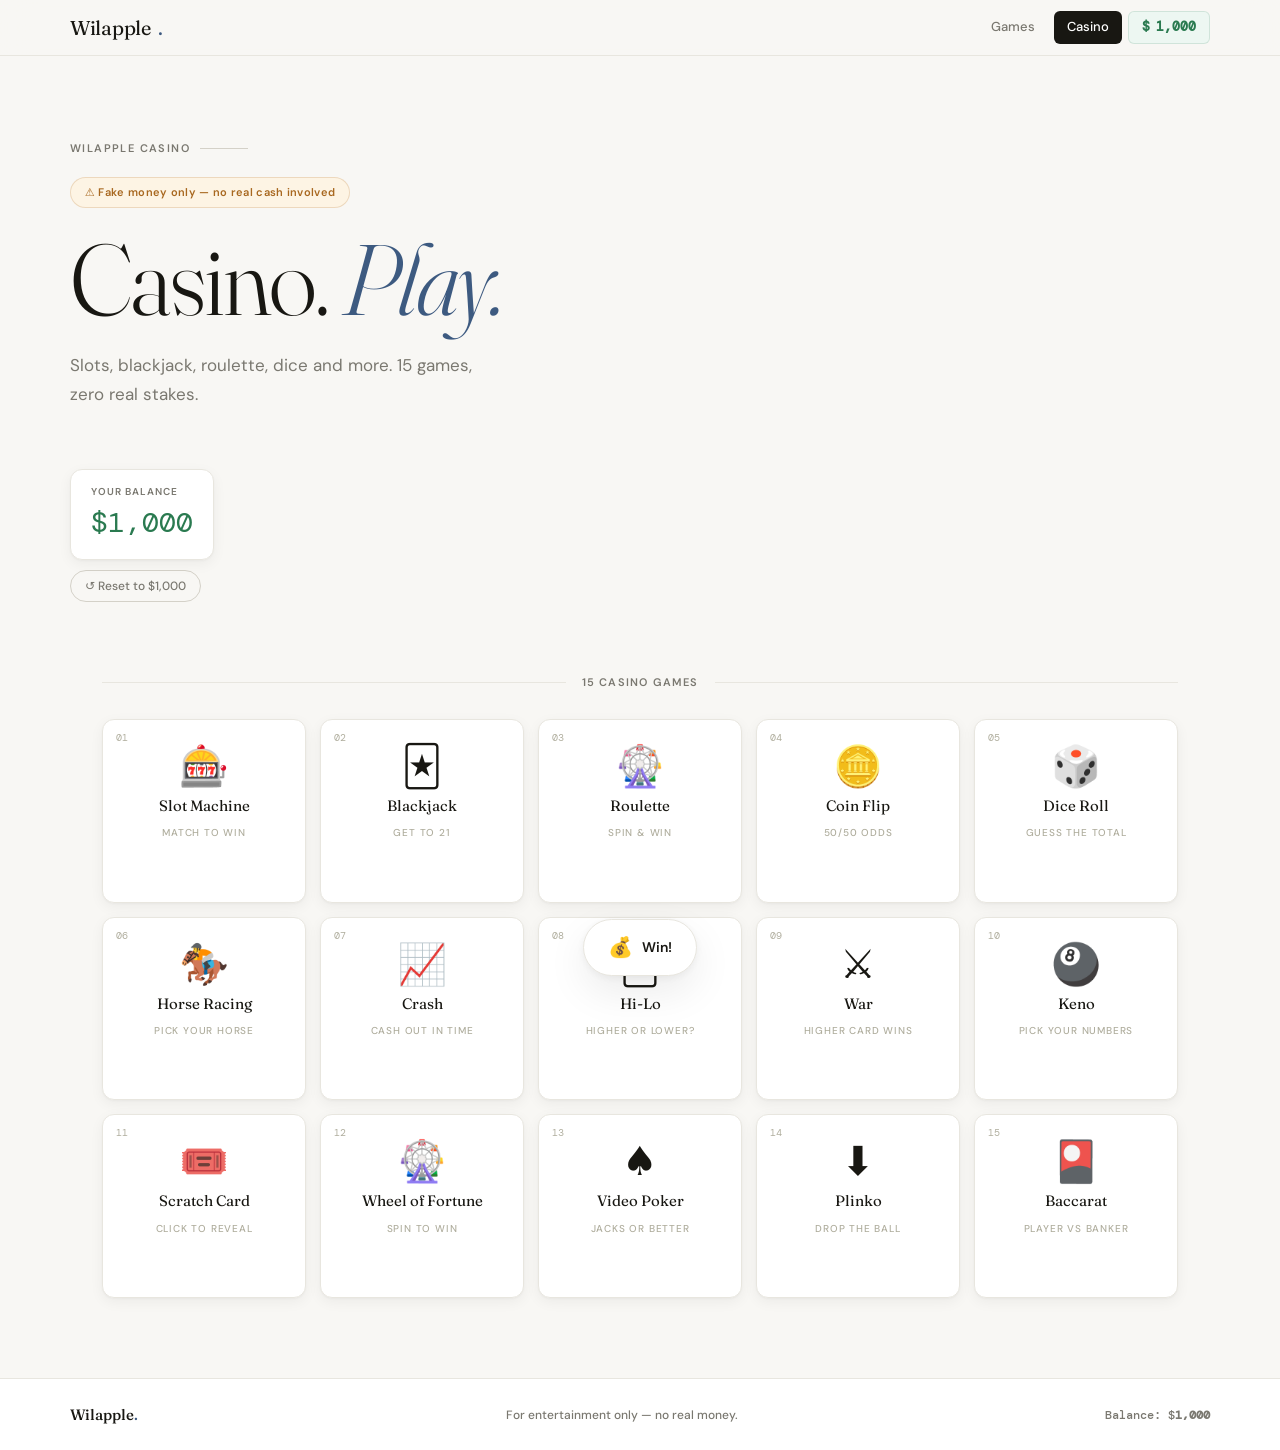
<file: casino.html>
<!DOCTYPE html>
<html lang="en">
<head>
  <meta charset="UTF-8" />
  <meta name="viewport" content="width=device-width, initial-scale=1.0" />
  <title>Wilapple Casino</title>
  <link rel="preconnect" href="https://fonts.googleapis.com">
  <link href="https://fonts.googleapis.com/css2?family=DM+Sans:ital,opsz,wght@0,9..40,300;0,9..40,400;0,9..40,500;0,9..40,600;0,9..40,700;1,9..40,400&family=DM+Mono:wght@300;400;500&family=Fraunces:ital,opsz,wght@0,9..144,300;0,9..144,400;0,9..144,600;1,9..144,300;1,9..144,400&display=swap" rel="stylesheet">
  <link rel="stylesheet" href="style.css" />
  <style>
    @keyframes floatUp { from{opacity:1;transform:translateY(0)} to{opacity:0;transform:translateY(-50px)} }

    .hero { min-height: auto; padding: 140px 32px 72px; }
    .hero-eyebrow {
      font-size: 11px; font-weight: 600; letter-spacing: 1.4px;
      text-transform: uppercase; color: var(--ink3); margin-bottom: 20px;
      display: flex; align-items: center; gap: 10px;
    }
    .hero-eyebrow::after { content:''; flex:1; max-width:48px; height:1px; background:var(--border2); }

    .balance-display {
      display: inline-flex; flex-direction: column; gap: 2px;
      background: var(--surface); border: 1px solid var(--border);
      border-radius: var(--r2); padding: 14px 20px;
      box-shadow: var(--sh); margin-top: 28px;
      animation: fadeUp .5s .4s ease both;
    }
    .balance-display-label { font-size: 10px; font-weight: 600; letter-spacing: 1px; text-transform: uppercase; color: var(--ink3); }
    .balance-display-val { font-family: var(--font-m); font-size: 28px; color: var(--green); font-weight: 400; }

    .reset-balance-btn {
      display: inline-flex; align-items: center; gap: 6px;
      background: transparent; border: 1px solid var(--border2); color: var(--ink3);
      padding: 7px 14px; border-radius: 100px; font-size: 12px; font-weight: 500;
      cursor: pointer; transition: all .13s; margin-top: 10px;
    }
    .reset-balance-btn:hover { border-color: var(--red); color: var(--red); }

    .disclaimer {
      display: inline-flex; align-items: center; gap: 7px;
      background: var(--amber-bg); border: 1px solid rgba(168,104,32,.2);
      color: var(--amber); padding: 6px 14px; border-radius: 100px;
      font-size: 11px; font-weight: 600; letter-spacing: .3px;
      margin-bottom: 24px; animation: fadeUp .5s ease both;
    }

    .section-divider {
      display: flex; align-items: center; gap: 16px;
      margin: 0 0 28px; color: var(--ink3);
      font-size: 11px; font-weight: 600; letter-spacing: 1.2px; text-transform: uppercase;
    }
    .section-divider::before, .section-divider::after {
      content: ''; flex: 1; height: 1px; background: var(--border);
    }

    .casino-select-card::after {
      content: '';
      position: absolute; bottom: 0; left: 0; right: 0;
      height: 2px; background: var(--green);
      transform: scaleX(0); transform-origin: left;
      transition: transform .2s ease;
    }
    .casino-select-card:hover::after { transform: scaleX(1); }

    /* Override game cards for casino — keep stat boxes with dark feel for readability */
    .stat-box { background: var(--bg2); }

    /* Card display overrides (black/red still work) */
    .play-card.red { color: #c0392b; }
    .play-card.black { color: var(--ink); }
    .play-card.face-down { background: linear-gradient(135deg, #1e3a5f, #2d5a8e); border-color: transparent; }

    /* Roulette wheel border */
    .roulette-wheel { border: 3px solid var(--border2); }

    /* Keno grid styling */
    #kenoGrid { display:grid; grid-template-columns:repeat(10,1fr); gap:5px; max-width:440px; width:100%; }
    .keno-btn { aspect-ratio:1; border-radius:var(--r); border:1px solid var(--border2); background:var(--surface); display:flex; align-items:center; justify-content:center; font-size:11px; font-weight:600; cursor:pointer; transition:all .12s; color:var(--ink2); }
    .keno-btn:hover { border-color:var(--ink); color:var(--ink); }
    .keno-btn.selected { background:var(--accent); border-color:var(--accent); color:#fff; }
    .keno-btn.hit { background:var(--green); border-color:var(--green); color:#fff; }
    .keno-btn.miss { opacity:.35; }

    /* Scratch cells */
    .scratch-cell { aspect-ratio:1; border-radius:var(--r); border:2px solid var(--border2); background:var(--bg2); display:flex; align-items:center; justify-content:center; font-size:32px; cursor:pointer; transition:all .18s; }
    .scratch-cell.revealed { background:var(--surface); border-color:var(--border); }
    .scratch-cell.win-cell { border-color:var(--green); background:var(--green-bg); }

    /* Crash multiplier */
    #crashMulti { font-family:var(--font-m); font-size:52px; color:var(--ink); }
    #crashCanvas { background:var(--bg2); border:1px solid var(--border); border-radius:var(--r); }

    /* Horse track */
    .horse-lane { display:flex; align-items:center; gap:10px; padding:8px 0; border-bottom:1px solid var(--border); }
    .horse-lane:last-child { border-bottom:none; }
    .horse-name { font-size:13px; font-weight:500; width:100px; flex-shrink:0; }
    .horse-track-bar { flex:1; height:20px; background:var(--bg2); border-radius:100px; overflow:hidden; position:relative; }
    .horse-fill { height:100%; border-radius:100px; transition:width .05s; background:var(--accent); }
    .horse-emoji { font-size:20px; }
    .horse-odds { font-family:var(--font-m); font-size:11px; color:var(--ink3); width:40px; text-align:right; flex-shrink:0; }

    /* War cards */
    #warPlayerCard, #warDealerCard { width:80px; height:110px; background:var(--surface); border-radius:var(--r); display:flex; align-items:center; justify-content:center; font-size:30px; font-weight:700; box-shadow:var(--sh); border:1px solid var(--border); }

    /* Baccarat */
    .bac-card-area { display:flex; gap:6px; justify-content:center; min-height:90px; align-items:center; flex-wrap:wrap; }
    #bacPlayerScore, #bacBankerScore { font-family:var(--font-m); font-size:22px; color:var(--ink); margin-top:6px; }

    /* Video poker holds */
    #vpHolds { display:flex; gap:8px; justify-content:center; flex-wrap:wrap; }
    .vp-hold-btn { padding:5px 14px; border-radius:100px; border:1px solid var(--border2); background:var(--surface); font-size:11px; font-weight:600; cursor:pointer; transition:all .13s; color:var(--ink3); }
    .vp-hold-btn.held { background:var(--accent-bg); border-color:var(--accent); color:var(--accent); }
    #vpHand { display:flex; gap:10px; justify-content:center; flex-wrap:wrap; min-height:100px; align-items:center; }
    .vp-card { width:64px; height:88px; background:var(--surface); border-radius:var(--r); border:1px solid var(--border); box-shadow:var(--sh); display:flex; flex-direction:column; align-items:center; justify-content:center; font-size:22px; font-weight:700; cursor:pointer; transition:all .15s; }
    .vp-card.held { border-color:var(--accent); box-shadow:0 0 0 2px var(--accent); }
    .vp-card.red { color:#c0392b; }

    /* HiLo */
    #hiloCard { width:80px; height:110px; background:var(--surface); border-radius:var(--r); border:1px solid var(--border); box-shadow:var(--sh); display:flex; align-items:center; justify-content:center; flex-direction:column; font-size:30px; font-weight:700; color:#c0392b; }
    .hilo-next { width:80px; height:110px; background:var(--bg2); border:2px dashed var(--border2); border-radius:var(--r); display:flex; align-items:center; justify-content:center; font-size:22px; color:var(--ink4); }

    /* Plinko */
    #plinkoCanvas { border-radius:var(--r); border:1px solid var(--border); background:var(--bg2); }

    /* Slots win highlight */
    .reel-outer.win { border-color:var(--green) !important; box-shadow:0 0 12px rgba(42,122,80,.3) !important; }

    /* Override feedback colors */
    .feedback-text { color:var(--ink2); }

    @media(max-width:600px) {
      .hero { padding:110px 20px 48px; }
      .card-grid { grid-template-columns:repeat(2,1fr); }
    }
  </style>
</head>
<body>

  <header>
    <div class="header-inner">
      <a href="games.html" class="logo">Wilapple<span class="logo-dot">.</span></a>
      <nav class="nav-links">
        <a href="games.html" class="nav-link">Games</a>
        <a href="casino.html" class="nav-link active">Casino</a>
        <div class="balance-badge">$ <span id="headerBalance">1,000</span></div>
      </nav>
    </div>
  </header>

  <section class="hero">
    <div style="max-width:1140px;margin:0 auto;width:100%">
      <div class="hero-eyebrow">Wilapple Casino</div>
      <div class="disclaimer">⚠ Fake money only — no real cash involved</div>
      <h1 class="hero-title" style="animation:fadeUp .5s ease both">
        Casino.<em> Play.</em>
      </h1>
      <p class="hero-sub" style="animation:fadeUp .5s .16s ease both">Slots, blackjack, roulette, dice and more. 15 games, zero real stakes.</p>
      <div class="balance-display">
        <div class="balance-display-label">Your balance</div>
        <div class="balance-display-val">$<span id="heroBalance">1,000</span></div>
      </div>
      <div><button class="reset-balance-btn" id="resetBalance">↺ Reset to $1,000</button></div>
    </div>
  </section>

  <!-- Casino game picker -->
  <div style="max-width:1140px;margin:0 auto;padding:0 32px 80px">
    <div class="section-divider">15 casino games</div>
    <div class="card-grid">
      <div class="casino-select-card" data-game="cg-slots"    style="animation-delay:0.02s"><span class="csc-num">01</span><span class="csc-emoji">🎰</span><span class="csc-title">Slot Machine</span><span class="csc-tag">Match to win</span><span class="csc-play">Play</span></div>
      <div class="casino-select-card" data-game="cg-blackjack" style="animation-delay:0.04s"><span class="csc-num">02</span><span class="csc-emoji">🃏</span><span class="csc-title">Blackjack</span><span class="csc-tag">Get to 21</span><span class="csc-play">Play</span></div>
      <div class="casino-select-card" data-game="cg-roulette"  style="animation-delay:0.06s"><span class="csc-num">03</span><span class="csc-emoji">🎡</span><span class="csc-title">Roulette</span><span class="csc-tag">Spin &amp; win</span><span class="csc-play">Play</span></div>
      <div class="casino-select-card" data-game="cg-coinflip"  style="animation-delay:0.08s"><span class="csc-num">04</span><span class="csc-emoji">🪙</span><span class="csc-title">Coin Flip</span><span class="csc-tag">50/50 odds</span><span class="csc-play">Play</span></div>
      <div class="casino-select-card" data-game="cg-dice"      style="animation-delay:0.10s"><span class="csc-num">05</span><span class="csc-emoji">🎲</span><span class="csc-title">Dice Roll</span><span class="csc-tag">Guess the total</span><span class="csc-play">Play</span></div>
      <div class="casino-select-card" data-game="cg-horse"     style="animation-delay:0.12s"><span class="csc-num">06</span><span class="csc-emoji">🏇</span><span class="csc-title">Horse Racing</span><span class="csc-tag">Pick your horse</span><span class="csc-play">Play</span></div>
      <div class="casino-select-card" data-game="cg-crash"     style="animation-delay:0.14s"><span class="csc-num">07</span><span class="csc-emoji">📈</span><span class="csc-title">Crash</span><span class="csc-tag">Cash out in time</span><span class="csc-play">Play</span></div>
      <div class="casino-select-card" data-game="cg-hilo"      style="animation-delay:0.16s"><span class="csc-num">08</span><span class="csc-emoji">🃏</span><span class="csc-title">Hi-Lo</span><span class="csc-tag">Higher or lower?</span><span class="csc-play">Play</span></div>
      <div class="casino-select-card" data-game="cg-war"       style="animation-delay:0.18s"><span class="csc-num">09</span><span class="csc-emoji">⚔️</span><span class="csc-title">War</span><span class="csc-tag">Higher card wins</span><span class="csc-play">Play</span></div>
      <div class="casino-select-card" data-game="cg-keno"      style="animation-delay:0.20s"><span class="csc-num">10</span><span class="csc-emoji">🎱</span><span class="csc-title">Keno</span><span class="csc-tag">Pick your numbers</span><span class="csc-play">Play</span></div>
      <div class="casino-select-card" data-game="cg-scratch"   style="animation-delay:0.22s"><span class="csc-num">11</span><span class="csc-emoji">🎟️</span><span class="csc-title">Scratch Card</span><span class="csc-tag">Click to reveal</span><span class="csc-play">Play</span></div>
      <div class="casino-select-card" data-game="cg-wheel"     style="animation-delay:0.24s"><span class="csc-num">12</span><span class="csc-emoji">🎡</span><span class="csc-title">Wheel of Fortune</span><span class="csc-tag">Spin to win</span><span class="csc-play">Play</span></div>
      <div class="casino-select-card" data-game="cg-poker"     style="animation-delay:0.26s"><span class="csc-num">13</span><span class="csc-emoji">♠️</span><span class="csc-title">Video Poker</span><span class="csc-tag">Jacks or better</span><span class="csc-play">Play</span></div>
      <div class="casino-select-card" data-game="cg-plinko"    style="animation-delay:0.28s"><span class="csc-num">14</span><span class="csc-emoji">⬇️</span><span class="csc-title">Plinko</span><span class="csc-tag">Drop the ball</span><span class="csc-play">Play</span></div>
      <div class="casino-select-card" data-game="cg-baccarat"  style="animation-delay:0.30s"><span class="csc-num">15</span><span class="csc-emoji">🎴</span><span class="csc-title">Baccarat</span><span class="csc-tag">Player vs banker</span><span class="csc-play">Play</span></div>
    </div>
  </div>

  <!-- Casino modal -->
  <div id="casino-modal">
    <button id="casino-modal-close">← Back to casino</button>
    <div id="modal-balance-bar">$ <span id="modalBalance">1,000</span></div>
    <div id="casino-modal-inner"></div>
  </div>

  <!-- Hidden game pool — keeps original HTML structure intact so JS works -->
  <div id="casino-game-pool" style="display:none !important">
  <!-- HIDDEN GAME POOL -->
  <div id="casino-game-pool" style="display:none !important;">
    

    <!-- 01 SLOTS -->
    <div id="cg-slots" class="game-card">
      <div class="game-header"><span class="game-num">01</span><h2>SLOT MACHINE</h2><span class="game-tag">MATCH TO WIN</span></div>
      <div class="game-body"><div class="center-area">
        <div class="row-stats">
          <div class="stat-box"><div class="stat-val" id="slotsWon">$0</div><div class="stat-label">WON THIS SESSION</div></div>
          <div class="stat-box"><div class="stat-val" id="slotsSpins">0</div><div class="stat-label">SPINS</div></div>
        </div>
        <div class="slots-machine">
          <div class="reels-wrap">
            <div class="reels">
              <div class="reel-outer" id="reel0"><div class="reel-strip" id="strip0"></div></div>
              <div class="reel-outer" id="reel1"><div class="reel-strip" id="strip1"></div></div>
              <div class="reel-outer" id="reel2"><div class="reel-strip" id="strip2"></div></div>
            </div>
          </div>
          <div class="payouts">
            <div class="payout-item">🍒🍒🍒 = 5×</div>
            <div class="payout-item">💎💎💎 = 20×</div>
            <div class="payout-item">7️⃣7️⃣7️⃣ = 50×</div>
            <div class="payout-item">Any 3× = 2×</div>
            <div class="payout-item">Any 2× = bet back</div>
          </div>
        </div>
        <div class="bet-row">
          <span style="font-size:13px;opacity:.5;font-weight:700;letter-spacing:2px;">BET:</span>
          <input class="bet-input" id="slotsBet" type="number" value="10" min="1" placeholder="BET" />
          <button class="bet-chip" onclick="setBet('slotsBet',10)">$10</button>
          <button class="bet-chip" onclick="setBet('slotsBet',50)">$50</button>
          <button class="bet-chip" onclick="setBet('slotsBet',100)">$100</button>
        </div>
        <button class="action-btn" id="spinBtn">🎰 SPIN</button>
        <div class="feedback-text" id="slotsFeedback"></div>
      </div></div>
    </div>

    <!-- 02 BLACKJACK -->
    <div id="cg-blackjack" class="game-card">
      <div class="game-header"><span class="game-num">02</span><h2>BLACKJACK</h2><span class="game-tag">GET TO 21</span></div>
      <div class="game-body"><div class="center-area">
        <div class="row-stats">
          <div class="stat-box"><div class="stat-val" id="bjWins">0</div><div class="stat-label">WINS</div></div>
          <div class="stat-box"><div class="stat-val" id="bjLosses">0</div><div class="stat-label">LOSSES</div></div>
          <div class="stat-box"><div class="stat-val" id="bjPushes">0</div><div class="stat-label">PUSHES</div></div>
        </div>
        <div class="bj-table">
          <div class="bj-zone-label">DEALER</div>
          <div class="card-hand" id="dealerHand"></div>
          <div class="score-chip" id="dealerScore">—</div>
          <div class="bj-divider"></div>
          <div class="score-chip" id="playerScore">—</div>
          <div class="card-hand" id="playerHand"></div>
          <div class="bj-zone-label">YOU</div>
        </div>
        <div class="bet-row">
          <span style="font-size:13px;opacity:.5;font-weight:700;letter-spacing:2px;">BET:</span>
          <input class="bet-input" id="bjBet" type="number" value="25" min="1" placeholder="BET" />
          <button class="bet-chip" onclick="setBet('bjBet',25)">$25</button>
          <button class="bet-chip" onclick="setBet('bjBet',50)">$50</button>
          <button class="bet-chip" onclick="setBet('bjBet',100)">$100</button>
        </div>
        <div class="btn-row">
          <button class="action-btn yellow" id="bjDeal">DEAL</button>
          <button class="action-btn yellow" id="bjHit" disabled>HIT</button>
          <button class="secondary-btn" id="bjStand" disabled>STAND</button>
          <button class="secondary-btn" id="bjDouble" disabled>DOUBLE DOWN</button>
        </div>
        <div class="feedback-text" id="bjFeedback"></div>
      </div></div>
    </div>

    <!-- 03 ROULETTE -->
    <div id="cg-roulette" class="game-card">
      <div class="game-header"><span class="game-num">03</span><h2>ROULETTE</h2><span class="game-tag">SPIN & WIN</span></div>
      <div class="game-body"><div class="center-area">
        <div class="row-stats">
          <div class="stat-box"><div class="stat-val" id="roulWon">$0</div><div class="stat-label">WON THIS SESSION</div></div>
          <div class="stat-box"><div class="stat-val" id="roulSpins">0</div><div class="stat-label">SPINS</div></div>
          <div class="stat-box"><div class="stat-val" id="roulLast">—</div><div class="stat-label">LAST NUMBER</div></div>
        </div>
        <div class="roulette-wrap">
          <div class="roulette-wheel-area">
            <div class="roulette-pointer">▼</div>
            <div class="roulette-wheel" id="rouletteWheel">
              <div class="roulette-inner" id="rouletteEmoji">🎡</div>
            </div>
          </div>
          <div class="roulette-bets" id="rouletteBets">
            <button class="roulette-bet-btn red-btn" data-bet="red">🔴 RED (2×)</button>
            <button class="roulette-bet-btn black-btn" data-bet="black">⚫ BLACK (2×)</button>
            <button class="roulette-bet-btn green-btn" data-bet="green">🟢 ZERO (14×)</button>
            <button class="roulette-bet-btn" data-bet="odd">ODD (2×)</button>
            <button class="roulette-bet-btn" data-bet="even">EVEN (2×)</button>
            <button class="roulette-bet-btn" data-bet="low">1–18 (2×)</button>
            <button class="roulette-bet-btn" data-bet="high">19–36 (2×)</button>
            <button class="roulette-bet-btn" data-bet="dozen1">1st 12 (3×)</button>
            <button class="roulette-bet-btn" data-bet="dozen2">2nd 12 (3×)</button>
            <button class="roulette-bet-btn" data-bet="dozen3">3rd 12 (3×)</button>
          </div>
        </div>
        <div class="bet-row">
          <span style="font-size:13px;opacity:.5;font-weight:700;letter-spacing:2px;">BET:</span>
          <input class="bet-input" id="roulBet" type="number" value="20" min="1" placeholder="BET" />
          <button class="bet-chip" onclick="setBet('roulBet',20)">$20</button>
          <button class="bet-chip" onclick="setBet('roulBet',50)">$50</button>
          <button class="bet-chip" onclick="setBet('roulBet',100)">$100</button>
        </div>
        <button class="action-btn pink" id="roulSpin">SPIN THE WHEEL</button>
        <div class="feedback-text" id="roulFeedback"></div>
      </div></div>
    </div>

    <!-- 04 COIN FLIP -->
    <div id="cg-coinflip" class="game-card">
      <div class="game-header"><span class="game-num">04</span><h2>COIN FLIP</h2><span class="game-tag">50/50 ODDS</span></div>
      <div class="game-body"><div class="center-area">
        <div class="row-stats">
          <div class="stat-box"><div class="stat-val" id="coinWins">0</div><div class="stat-label">WINS</div></div>
          <div class="stat-box"><div class="stat-val" id="coinLosses">0</div><div class="stat-label">LOSSES</div></div>
          <div class="stat-box"><div class="stat-val" id="coinStreak">0</div><div class="stat-label">STREAK</div></div>
        </div>
        <div class="coin-wrap">
          <div class="coin" id="coin">H</div>
          <div class="coin-choice-row">
            <button class="coin-choice" data-pick="H" id="pickH">HEADS</button>
            <button class="coin-choice" data-pick="T" id="pickT">TAILS</button>
          </div>
        </div>
        <div class="bet-row">
          <span style="font-size:13px;opacity:.5;font-weight:700;letter-spacing:2px;">BET:</span>
          <input class="bet-input" id="coinBet" type="number" value="10" min="1" placeholder="BET" />
          <button class="bet-chip" onclick="setBet('coinBet',10)">$10</button>
          <button class="bet-chip" onclick="setBet('coinBet',50)">$50</button>
          <button class="bet-chip" onclick="setBet('coinBet',100)">$100</button>
        </div>
        <button class="action-btn cyan" id="coinFlipBtn">FLIP!</button>
        <div class="feedback-text" id="coinFeedback"></div>
      </div></div>
    </div>

    <!-- 05 DICE -->
    <div id="cg-dice" class="game-card">
      <div class="game-header"><span class="game-num">05</span><h2>DICE ROLL</h2><span class="game-tag">GUESS THE TOTAL</span></div>
      <div class="game-body"><div class="center-area">
        <div class="row-stats">
          <div class="stat-box"><div class="stat-val" id="diceWon">$0</div><div class="stat-label">WON THIS SESSION</div></div>
          <div class="stat-box"><div class="stat-val" id="diceRolls">0</div><div class="stat-label">ROLLS</div></div>
          <div class="stat-box"><div class="stat-val" id="diceLast">—</div><div class="stat-label">LAST TOTAL</div></div>
        </div>
        <div class="dice-area">
          <div class="dice-display">
            <canvas class="die" id="die1" width="90" height="90"></canvas>
            <canvas class="die" id="die2" width="90" height="90"></canvas>
          </div>
          <div style="font-size:13px;opacity:.4;font-weight:700;letter-spacing:2px;text-align:center;">PICK YOUR BET TYPE</div>
          <div class="dice-bet-opts" id="diceBetOpts">
            <button class="dice-opt" data-dbet="high">HIGH (8–12) — 2×</button>
            <button class="dice-opt" data-dbet="low">LOW (2–6) — 2×</button>
            <button class="dice-opt" data-dbet="seven">EXACTLY 7 — 5×</button>
            <button class="dice-opt" data-dbet="double">DOUBLES — 6×</button>
            <button class="dice-opt" data-dbet="twelveten">12 or 2 — 10×</button>
          </div>
        </div>
        <div class="bet-row">
          <span style="font-size:13px;opacity:.5;font-weight:700;letter-spacing:2px;">BET:</span>
          <input class="bet-input" id="diceBet" type="number" value="15" min="1" placeholder="BET" />
          <button class="bet-chip" onclick="setBet('diceBet',15)">$15</button>
          <button class="bet-chip" onclick="setBet('diceBet',50)">$50</button>
          <button class="bet-chip" onclick="setBet('diceBet',100)">$100</button>
        </div>
        <button class="action-btn" id="diceRollBtn" style="background:var(--purple);color:var(--darker);box-shadow:0 4px 24px rgba(192,132,252,0.3);">ROLL DICE</button>
        <div class="feedback-text" id="diceFeedback"></div>
      </div></div>
    </div>


    <!-- 06 HORSE RACING -->
    <div id="cg-horse" class="game-card">
      <div class="game-header"><span class="game-num">06</span><h2>HORSE RACING</h2><span class="game-tag">PICK YOUR HORSE</span></div>
      <div class="game-body"><div class="center-area">
        <div class="row-stats">
          <div class="stat-box"><div class="stat-val" id="horseWon">$0</div><div class="stat-label">WON</div></div>
          <div class="stat-box"><div class="stat-val" id="horseRaces">0</div><div class="stat-label">RACES</div></div>
        </div>
        <div id="horseTrack" style="width:100%;max-width:560px;background:rgba(0,0,0,0.4);border-radius:14px;padding:16px;display:flex;flex-direction:column;gap:10px;"></div>
        <div class="feedback-text" id="horseFeedback"></div>
        <div class="bet-row">
          <span style="font-size:13px;opacity:.5;font-weight:700;letter-spacing:2px;">BET:</span>
          <input class="bet-input" id="horseBet" type="number" value="20" min="1"/>
          <button class="bet-chip" onclick="setBet('horseBet',20)">$20</button>
          <button class="bet-chip" onclick="setBet('horseBet',50)">$50</button>
        </div>
        <button class="action-btn" id="horseRaceBtn">🏇 RACE!</button>
      </div></div>
    </div>

    <!-- 07 CRASH -->
    <div id="cg-crash" class="game-card">
      <div class="game-header"><span class="game-num">07</span><h2>CRASH</h2><span class="game-tag">CASH OUT BEFORE IT CRASHES</span></div>
      <div class="game-body"><div class="center-area">
        <div class="row-stats">
          <div class="stat-box"><div class="stat-val" id="crashWon">$0</div><div class="stat-label">WON</div></div>
          <div class="stat-box"><div class="stat-val" id="crashGames">0</div><div class="stat-label">GAMES</div></div>
        </div>
        <canvas id="crashCanvas" width="500" height="200" style="border-radius:var(--r);background:var(--bg2);max-width:100%;border:1px solid var(--border);"></canvas>
        <div style="font-family:var(--font-m);font-size:48px;font-weight:300;color:var(--ink);" id="crashMulti">1.00×</div>
        <div class="bet-row">
          <span style="font-size:13px;opacity:.5;font-weight:700;letter-spacing:2px;">BET:</span>
          <input class="bet-input" id="crashBet" type="number" value="25" min="1"/>
          <button class="bet-chip" onclick="setBet('crashBet',25)">$25</button>
          <button class="bet-chip" onclick="setBet('crashBet',100)">$100</button>
        </div>
        <div class="btn-row">
          <button class="action-btn" style="background:var(--orange);box-shadow:0 4px 24px rgba(255,107,53,0.3);" id="crashStartBtn">▶ PLACE BET & START</button>
          <button class="action-btn" style="background:var(--green);color:var(--darker);box-shadow:0 4px 24px rgba(0,255,135,0.3);" id="crashOutBtn" disabled>💸 CASH OUT</button>
        </div>
        <div class="feedback-text" id="crashFeedback"></div>
      </div></div>
    </div>

    <!-- 08 HI-LO -->
    <div id="cg-hilo" class="game-card">
      <div class="game-header"><span class="game-num">08</span><h2>HI-LO</h2><span class="game-tag">HIGHER OR LOWER?</span></div>
      <div class="game-body"><div class="center-area">
        <div class="row-stats">
          <div class="stat-box"><div class="stat-val" id="hiloWon">$0</div><div class="stat-label">WON</div></div>
          <div class="stat-box"><div class="stat-val" id="hiloStreak">0</div><div class="stat-label">STREAK</div></div>
        </div>
        <div style="display:flex;gap:32px;align-items:center;justify-content:center;">
          <div id="hiloCard" style="width:90px;height:120px;background:white;border-radius:12px;display:flex;align-items:center;justify-content:center;flex-direction:column;box-shadow:0 8px 24px rgba(0,0,0,0.5);font-size:36px;font-weight:900;color:#cc0000;"></div>
          <div style="font-size:40px;">?</div>
          <div style="width:90px;height:120px;background:rgba(255,255,255,0.05);border:2px dashed rgba(0,240,255,0.3);border-radius:12px;display:flex;align-items:center;justify-content:center;font-size:28px;color:rgba(255,255,255,0.2);">NEXT</div>
        </div>
        <div class="bet-row">
          <span style="font-size:13px;opacity:.5;font-weight:700;letter-spacing:2px;">BET:</span>
          <input class="bet-input" id="hiloBet" type="number" value="15" min="1"/>
          <button class="bet-chip" onclick="setBet('hiloBet',15)">$15</button>
          <button class="bet-chip" onclick="setBet('hiloBet',50)">$50</button>
        </div>
        <div class="btn-row">
          <button class="action-btn cyan" id="hiloHighBtn">📈 HIGHER</button>
          <button class="action-btn" style="background:#ff5555;color:white;box-shadow:0 4px 24px rgba(255,85,85,0.3);" id="hiloLowBtn">📉 LOWER</button>
        </div>
        <div class="feedback-text" id="hiloFeedback"></div>
      </div></div>
    </div>

    <!-- 09 WAR -->
    <div id="cg-war" class="game-card">
      <div class="game-header"><span class="game-num">09</span><h2>WAR</h2><span class="game-tag">HIGHER CARD WINS</span></div>
      <div class="game-body"><div class="center-area">
        <div class="row-stats">
          <div class="stat-box"><div class="stat-val" id="warWins">0</div><div class="stat-label">WINS</div></div>
          <div class="stat-box"><div class="stat-val" id="warLosses">0</div><div class="stat-label">LOSSES</div></div>
          <div class="stat-box"><div class="stat-val" id="warTies">0</div><div class="stat-label">TIES</div></div>
        </div>
        <div style="display:flex;gap:40px;align-items:center;justify-content:center;flex-wrap:wrap;">
          <div style="text-align:center;">
            <div style="font-size:11px;letter-spacing:2px;opacity:.4;font-weight:700;margin-bottom:8px;">YOU</div>
            <div id="warPlayerCard" style="width:80px;height:110px;background:white;border-radius:10px;display:flex;align-items:center;justify-content:center;font-size:32px;font-weight:900;box-shadow:0 6px 20px rgba(0,0,0,0.5);">🂠</div>
          </div>
          <div style="font-family:var(--font-s);font-size:24px;font-weight:300;color:var(--ink3)">vs</div>
          <div style="text-align:center;">
            <div style="font-size:11px;letter-spacing:2px;opacity:.4;font-weight:700;margin-bottom:8px;">DEALER</div>
            <div id="warDealerCard" style="width:80px;height:110px;background:white;border-radius:10px;display:flex;align-items:center;justify-content:center;font-size:32px;font-weight:900;box-shadow:0 6px 20px rgba(0,0,0,0.5);">🂠</div>
          </div>
        </div>
        <div class="bet-row">
          <span style="font-size:13px;opacity:.5;font-weight:700;letter-spacing:2px;">BET:</span>
          <input class="bet-input" id="warBet" type="number" value="20" min="1"/>
          <button class="bet-chip" onclick="setBet('warBet',20)">$20</button>
          <button class="bet-chip" onclick="setBet('warBet',50)">$50</button>
        </div>
        <button class="action-btn pink" id="warDealBtn">⚔️ DEAL!</button>
        <div class="feedback-text" id="warFeedback"></div>
      </div></div>
    </div>

    <!-- 10 KENO -->
    <div id="cg-keno" class="game-card">
      <div class="game-header"><span class="game-num">10</span><h2>KENO</h2><span class="game-tag">PICK UP TO 5 NUMBERS</span></div>
      <div class="game-body"><div class="center-area">
        <div class="row-stats">
          <div class="stat-box"><div class="stat-val" id="kenoWon">$0</div><div class="stat-label">WON</div></div>
          <div class="stat-box"><div class="stat-val" id="kenoPicked">0</div><div class="stat-label">PICKED</div></div>
        </div>
        <div id="kenoGrid" style="display:grid;grid-template-columns:repeat(10,1fr);gap:6px;max-width:480px;width:100%;"></div>
        <div class="feedback-text dim" id="kenoHint">Pick 1–5 numbers, then draw!</div>
        <div class="bet-row">
          <span style="font-size:13px;opacity:.5;font-weight:700;letter-spacing:2px;">BET:</span>
          <input class="bet-input" id="kenoBet" type="number" value="10" min="1"/>
          <button class="bet-chip" onclick="setBet('kenoBet',10)">$10</button>
          <button class="bet-chip" onclick="setBet('kenoBet',50)">$50</button>
        </div>
        <div class="btn-row">
          <button class="action-btn" style="background:var(--purple);color:var(--darker);box-shadow:0 4px 24px rgba(192,132,252,0.3);" id="kenoDraw">🎱 DRAW</button>
          <button class="secondary-btn" id="kenoClear">CLEAR</button>
        </div>
        <div class="feedback-text" id="kenoFeedback"></div>
      </div></div>
    </div>

    <!-- 11 SCRATCH CARD -->
    <div id="cg-scratch" class="game-card">
      <div class="game-header"><span class="game-num">11</span><h2>SCRATCH CARD</h2><span class="game-tag">CLICK TO REVEAL</span></div>
      <div class="game-body"><div class="center-area">
        <div class="row-stats">
          <div class="stat-box"><div class="stat-val" id="scratchWon">$0</div><div class="stat-label">WON</div></div>
          <div class="stat-box"><div class="stat-val" id="scratchCards">0</div><div class="stat-label">SCRATCHED</div></div>
        </div>
        <div id="scratchGrid" style="display:grid;grid-template-columns:repeat(3,1fr);gap:12px;max-width:360px;width:100%;"></div>
        <div class="feedback-text" id="scratchFeedback"></div>
        <div class="bet-row">
          <span style="font-size:13px;opacity:.5;font-weight:700;letter-spacing:2px;">BET:</span>
          <input class="bet-input" id="scratchBet" type="number" value="10" min="1"/>
          <button class="bet-chip" onclick="setBet('scratchBet',10)">$10</button>
          <button class="bet-chip" onclick="setBet('scratchBet',25)">$25</button>
        </div>
        <button class="action-btn yellow" id="scratchNew">🎟️ NEW CARD</button>
      </div></div>
    </div>

    <!-- 12 WHEEL OF FORTUNE -->
    <div id="cg-wheel" class="game-card">
      <div class="game-header"><span class="game-num">12</span><h2>WHEEL OF FORTUNE</h2><span class="game-tag">SPIN TO WIN</span></div>
      <div class="game-body"><div class="center-area">
        <div class="row-stats">
          <div class="stat-box"><div class="stat-val" id="wheelWon">$0</div><div class="stat-label">WON</div></div>
          <div class="stat-box"><div class="stat-val" id="wheelSpins">0</div><div class="stat-label">SPINS</div></div>
        </div>
        <div style="position:relative;display:inline-block;">
          <div style="position:absolute;top:-18px;left:50%;transform:translateX(-50%);font-size:28px;z-index:10;">▼</div>
          <canvas id="wheelCanvas" width="300" height="300" style="border-radius:50%;max-width:100%;"></canvas>
        </div>
        <div class="bet-row">
          <span style="font-size:13px;opacity:.5;font-weight:700;letter-spacing:2px;">BET:</span>
          <input class="bet-input" id="wheelBet" type="number" value="20" min="1"/>
          <button class="bet-chip" onclick="setBet('wheelBet',20)">$20</button>
          <button class="bet-chip" onclick="setBet('wheelBet',50)">$50</button>
        </div>
        <button class="action-btn pink" id="wheelSpinBtn">🎡 SPIN</button>
        <div class="feedback-text" id="wheelFeedback"></div>
      </div></div>
    </div>

    <!-- 13 VIDEO POKER -->
    <div id="cg-poker" class="game-card">
      <div class="game-header"><span class="game-num">13</span><h2>VIDEO POKER</h2><span class="game-tag">JACKS OR BETTER</span></div>
      <div class="game-body"><div class="center-area">
        <div class="row-stats">
          <div class="stat-box"><div class="stat-val" id="vpWon">$0</div><div class="stat-label">WON</div></div>
          <div class="stat-box"><div class="stat-val" id="vpHands">0</div><div class="stat-label">HANDS</div></div>
        </div>
        <div id="vpHand" style="display:flex;gap:10px;justify-content:center;flex-wrap:wrap;min-height:120px;align-items:center;"></div>
        <div style="display:flex;gap:8px;justify-content:center;flex-wrap:wrap;" id="vpHolds"></div>
        <div class="feedback-text" id="vpFeedback">Deal to begin!</div>
        <div class="bet-row">
          <span style="font-size:13px;opacity:.5;font-weight:700;letter-spacing:2px;">BET:</span>
          <input class="bet-input" id="vpBet" type="number" value="20" min="1"/>
          <button class="bet-chip" onclick="setBet('vpBet',20)">$20</button>
          <button class="bet-chip" onclick="setBet('vpBet',50)">$50</button>
        </div>
        <div class="btn-row">
          <button class="action-btn cyan" id="vpDealBtn">DEAL</button>
          <button class="action-btn cyan" id="vpDrawBtn" disabled>DRAW</button>
        </div>
      </div></div>
    </div>

    <!-- 14 PLINKO -->
    <div id="cg-plinko" class="game-card">
      <div class="game-header"><span class="game-num">14</span><h2>PLINKO</h2><span class="game-tag">DROP THE BALL</span></div>
      <div class="game-body"><div class="center-area">
        <div class="row-stats">
          <div class="stat-box"><div class="stat-val" id="plinkoWon">$0</div><div class="stat-label">WON</div></div>
          <div class="stat-box"><div class="stat-val" id="plinkoDrops">0</div><div class="stat-label">DROPS</div></div>
        </div>
        <canvas id="plinkoCanvas" width="400" height="360" style="border-radius:var(--r);background:var(--bg2);max-width:100%;border:1px solid var(--border);"></canvas>
        <div class="bet-row">
          <span style="font-size:13px;opacity:.5;font-weight:700;letter-spacing:2px;">BET:</span>
          <input class="bet-input" id="plinkoBet" type="number" value="15" min="1"/>
          <button class="bet-chip" onclick="setBet('plinkoBet',15)">$15</button>
          <button class="bet-chip" onclick="setBet('plinkoBet',50)">$50</button>
        </div>
        <button class="action-btn" style="background:var(--orange);box-shadow:0 4px 24px rgba(255,107,53,0.3);" id="plinkoDropBtn">⬇️ DROP BALL</button>
        <div class="feedback-text" id="plinkoFeedback"></div>
      </div></div>
    </div>

    <!-- 15 BACCARAT -->
    <div id="cg-baccarat" class="game-card">
      <div class="game-header"><span class="game-num">15</span><h2>BACCARAT</h2><span class="game-tag">PLAYER VS BANKER</span></div>
      <div class="game-body"><div class="center-area">
        <div class="row-stats">
          <div class="stat-box"><div class="stat-val" id="bacWins">0</div><div class="stat-label">WINS</div></div>
          <div class="stat-box"><div class="stat-val" id="bacLosses">0</div><div class="stat-label">LOSSES</div></div>
          <div class="stat-box"><div class="stat-val" id="bacTies">0</div><div class="stat-label">TIES</div></div>
        </div>
        <div style="display:grid;grid-template-columns:1fr 1fr;gap:24px;width:100%;max-width:480px;">
          <div style="text-align:center;">
            <div style="font-size:11px;letter-spacing:2px;opacity:.4;font-weight:700;margin-bottom:10px;">PLAYER</div>
            <div id="bacPlayerHand" style="display:flex;gap:6px;justify-content:center;min-height:90px;align-items:center;flex-wrap:wrap;"></div>
            <div id="bacPlayerScore" style="font-family:var(--font-s);font-size:24px;margin-top:8px;color:var(--purple);">—</div>
          </div>
          <div style="text-align:center;">
            <div style="font-size:11px;letter-spacing:2px;opacity:.4;font-weight:700;margin-bottom:10px;">BANKER</div>
            <div id="bacBankerHand" style="display:flex;gap:6px;justify-content:center;min-height:90px;align-items:center;flex-wrap:wrap;"></div>
            <div id="bacBankerScore" style="font-family:var(--font-m);font-size:20px;margin-top:8px;color:var(--ink);">—</div>
          </div>
        </div>
        <div class="bet-row" style="flex-wrap:wrap;justify-content:center;">
          <span style="font-size:13px;opacity:.5;font-weight:700;letter-spacing:2px;width:100%;text-align:center;margin-bottom:6px;">BET ON:</span>
          <button class="bet-chip" id="bacBetPlayer" style="padding:10px 18px;font-size:14px;">PLAYER (2×)</button>
          <button class="bet-chip" id="bacBetBanker" style="padding:10px 18px;font-size:14px;">BANKER (1.95×)</button>
          <button class="bet-chip" id="bacBetTie" style="padding:10px 18px;font-size:14px;">TIE (8×)</button>
        </div>
        <div class="bet-row">
          <input class="bet-input" id="bacBet" type="number" value="25" min="1"/>
          <button class="bet-chip" onclick="setBet('bacBet',25)">$25</button>
          <button class="bet-chip" onclick="setBet('bacBet',100)">$100</button>
        </div>
        <button class="action-btn" style="background:var(--purple);color:var(--darker);box-shadow:0 4px 24px rgba(192,132,252,0.3);" id="bacDealBtn">DEAL</button>
        <div class="feedback-text" id="bacFeedback"></div>
      </div></div>
    </div>

  </div><!-- end casino-game-pool -->
  </div><!-- end casino-game-pool -->

  <footer>
    <div class="footer-inner">
      <span class="footer-logo">Wilapple<span class="logo-dot">.</span></span>
      <span>For entertainment only — no real money<span id="chip-secret" ondblclick="balance+=1000;saveBalance();updateBalanceUI();showPopup('💰','+$1,000 bonus!',false);spawnFloat(document.getElementById('chip-secret'),'+$1,000');" style="cursor:default;color:inherit;user-select:none;" title="">.</span></span>
      <span style="font-family:var(--font-m)">Balance: $<strong id="footerBalance">1,000</strong></span>
    </div>
  </footer>

  <div class="popup" id="popup">
    <span class="popup-icon" id="popupIcon">💰</span>
    <span class="popup-text" id="popupText">Win!</span>
  </div>

  <script>

    // ===================== BALANCE =====================
    let balance = parseInt(localStorage.getItem('casinoBalance') || '1000');
    function saveBalance() { localStorage.setItem('casinoBalance', balance); }
    function updateBalanceUI() {
      const fmt = balance.toLocaleString();
      document.getElementById('heroBalance').textContent = fmt;
      document.getElementById('headerBalance').textContent = fmt;
      document.getElementById('footerBalance').textContent = fmt;
      document.getElementById('modalBalance').textContent = fmt;
    }
    function deduct(amount) {
      if (amount > balance) return false;
      balance -= amount; saveBalance(); updateBalanceUI(); return true;
    }
    function award(amount) {
      balance += amount; saveBalance(); updateBalanceUI();
    }
    document.getElementById('resetBalance').addEventListener('click', () => {
      balance = 1000; saveBalance(); updateBalanceUI();
      showPopup('💰', 'BALANCE RESET!', false);
    });
    updateBalanceUI();

    // ===================== POPUP =====================
    function showPopup(icon, text, isLoss = false) {
      const p = document.getElementById('popup');
      document.getElementById('popupIcon').textContent = icon;
      document.getElementById('popupText').textContent = text;
      p.className = 'popup' + (isLoss ? ' loss' : ' win');
      p.classList.add('show');
      setTimeout(() => p.classList.remove('show'), 2500);
    }
    function spawnFloat(el, text, win = true) {
      const r = el.getBoundingClientRect();
      const d = document.createElement('div');
      d.textContent = text;
      d.style.cssText = `position:fixed;left:${r.left+r.width/2+(Math.random()-.5)*60}px;top:${r.top}px;color:${win?'#00FF87':'#ff5555'};font-family:Boogaloo,cursive;font-size:22px;pointer-events:none;z-index:9999;animation:floatUp 0.9s ease forwards;font-weight:900;`;
      document.body.appendChild(d);
      setTimeout(() => d.remove(), 900);
    }
    function getBet(id) {
      const v = parseInt(document.getElementById(id).value);
      return isNaN(v) || v < 1 ? 0 : v;
    }
    function setBet(id, val) { document.getElementById(id).value = val; }

    // ===================== 01 SLOTS =====================
    const SLOTS_SYMBOLS = ['🍒','🍋','🍊','🍇','⭐','💎','7️⃣'];
    const SLOTS_WEIGHTS = [30,25,20,15,6,3,1];
    let slotsWonTotal = 0, slotsSpins = 0;

    function weightedSymbol() {
      const total = SLOTS_WEIGHTS.reduce((a,b)=>a+b,0);
      let r = Math.random() * total;
      for (let i = 0; i < SLOTS_SYMBOLS.length; i++) { r -= SLOTS_WEIGHTS[i]; if (r <= 0) return SLOTS_SYMBOLS[i]; }
      return SLOTS_SYMBOLS[0];
    }

    // Build each reel strip with many random symbols for scrolling
    function buildStrip(stripEl, finalSymbol) {
      stripEl.innerHTML = '';
      const count = 24; // tall strip
      for (let i = 0; i < count; i++) {
        const cell = document.createElement('div');
        cell.className = 'reel-cell';
        cell.textContent = i === count - 1 ? finalSymbol : SLOTS_SYMBOLS[Math.floor(Math.random()*SLOTS_SYMBOLS.length)];
        stripEl.appendChild(cell);
      }
      // Start at top (showing first symbol)
      stripEl.style.transition = 'none';
      stripEl.style.transform = 'translateY(0px)';
    }

    // Initialize strips on load
    [0,1,2].forEach(i => {
      const strip = document.getElementById('strip'+i);
      buildStrip(strip, SLOTS_SYMBOLS[i % SLOTS_SYMBOLS.length]);
      strip.style.transform = `translateY(${-(23*90)}px)`; // show last cell
    });

    document.getElementById('spinBtn').addEventListener('click', () => {
      const bet = getBet('slotsBet');
      if (!bet) { document.getElementById('slotsFeedback').textContent = 'ENTER A BET!'; return; }
      if (!deduct(bet)) { document.getElementById('slotsFeedback').textContent = '❌ NOT ENOUGH FUNDS!'; return; }

      const btn = document.getElementById('spinBtn');
      btn.disabled = true;
      slotsSpins++;
      document.getElementById('slotsSpins').textContent = slotsSpins;
      document.getElementById('slotsFeedback').textContent = '';
      [0,1,2].forEach(i => document.getElementById('reel'+i).classList.remove('win'));

      const results = [];
      const stopTimes = [700, 1100, 1500];

      [0,1,2].forEach(i => {
        const finalSym = weightedSymbol();
        results[i] = finalSym;
        const strip = document.getElementById('strip'+i);

        // Rebuild strip with final symbol at the end
        buildStrip(strip, finalSym);

        // Animate: snap to near-top, then smoothly scroll down to final position
        const totalCells = 24;
        const targetY = -((totalCells - 1) * 90); // land on last cell
        const spinExtra = (8 + i * 4) * 90; // extra spin distance per reel

        // Reset to top instantly
        strip.style.transition = 'none';
        strip.style.transform = 'translateY(0px)';

        requestAnimationFrame(() => requestAnimationFrame(() => {
          // Animate down with easing
          strip.style.transition = `transform ${stopTimes[i]}ms cubic-bezier(0.25, 0.1, 0.1, 1.0)`;
          strip.style.transform = `translateY(${targetY}px)`;

          if (i === 2) {
            setTimeout(() => evaluateSlots(results, bet, btn), stopTimes[2] + 50);
          }
        }));
      });
    });

    function evaluateSlots(results, bet, btn) {
      const [a, b, c] = results;
      let mult = 0, msg = '';
      if (a === b && b === c) {
        if (a === '7️⃣') { mult = 50; msg = '🎰 JACKPOT! 777!'; }
        else if (a === '💎') { mult = 20; msg = '💎 DIAMONDS! 20×!'; }
        else if (a === '🍒') { mult = 5; msg = '🍒 CHERRIES! 5×!'; }
        else { mult = 3; msg = `✅ THREE ${a}! 3×!`; }
        [0,1,2].forEach(i => document.getElementById('reel'+i).classList.add('win'));
      } else if (a === b || b === c || a === c) {
        mult = 1; msg = '🔄 TWO MATCH — BET BACK';
      }

      if (mult > 0) {
        const win = bet * mult;
        award(win);
        slotsWonTotal += win;
        document.getElementById('slotsWon').textContent = '$' + slotsWonTotal;
        document.getElementById('slotsFeedback').textContent = msg + ` +$${win}`;
        document.getElementById('slotsFeedback').style.color = 'var(--green)';
        spawnFloat(document.getElementById('spinBtn'), `+$${win}`);
        showPopup('🎰', msg);
      } else {
        document.getElementById('slotsFeedback').textContent = `❌ NO MATCH — LOST $${bet}`;
        document.getElementById('slotsFeedback').style.color = 'var(--red)';
        spawnFloat(document.getElementById('spinBtn'), `-$${bet}`, false);
      }
      btn.disabled = false;
    }

    // ===================== 02 BLACKJACK =====================
    let bjDeck = [], bjPlayer = [], bjDealer = [], bjBetAmt = 0, bjActive = false;
    let bjWins = 0, bjLosses = 0, bjPushes = 0;
    const SUITS = ['♠','♥','♦','♣'], RANKS = ['A','2','3','4','5','6','7','8','9','10','J','Q','K'];

    function buildDeck() {
      bjDeck = [];
      for (let s of SUITS) for (let r of RANKS) bjDeck.push({r, s});
      bjDeck.sort(() => Math.random() - .5);
    }
    function cardVal(r) {
      if (['J','Q','K'].includes(r)) return 10;
      if (r === 'A') return 11;
      return parseInt(r);
    }
    function handTotal(hand) {
      let total = hand.reduce((sum, c) => sum + cardVal(c.r), 0);
      let aces = hand.filter(c => c.r === 'A').length;
      while (total > 21 && aces > 0) { total -= 10; aces--; }
      return total;
    }
    function renderCard(c, faceDown = false) {
      const div = document.createElement('div');
      const isRed = ['♥','♦'].includes(c.s);
      div.className = `play-card ${faceDown ? 'face-down' : (isRed ? 'red' : 'black')}`;
      if (!faceDown) {
        div.innerHTML = `${c.r}<span class="suit">${c.s}</span>`;
      }
      return div;
    }
    function renderHands(hideDealer = true) {
      const dh = document.getElementById('dealerHand'); dh.innerHTML = '';
      bjDealer.forEach((c, i) => dh.appendChild(renderCard(c, hideDealer && i === 1)));
      const ph = document.getElementById('playerHand'); ph.innerHTML = '';
      bjPlayer.forEach(c => ph.appendChild(renderCard(c)));
      document.getElementById('playerScore').textContent = handTotal(bjPlayer);
      document.getElementById('dealerScore').textContent = hideDealer ? '?' : handTotal(bjDealer);
    }
    function bjSetButtons(active) {
      document.getElementById('bjHit').disabled = !active;
      document.getElementById('bjStand').disabled = !active;
      document.getElementById('bjDouble').disabled = !active || bjPlayer.length > 2;
      document.getElementById('bjDeal').disabled = active;
    }
    function bjEnd(msg, outcome) {
      bjActive = false; bjSetButtons(false);
      renderHands(false);
      document.getElementById('bjFeedback').textContent = msg;
      if (outcome === 'win') {
        const multi = msg.includes('BLACKJACK') ? 2.5 : 2;
        award(Math.floor(bjBetAmt * multi));
        bjWins++; document.getElementById('bjWins').textContent = bjWins;
        document.getElementById('bjFeedback').style.color = 'var(--green)';
        spawnFloat(document.getElementById('bjDeal'), `+$${Math.floor(bjBetAmt*multi)}`);
        showPopup('🃏', msg);
      } else if (outcome === 'push') {
        award(bjBetAmt);
        bjPushes++; document.getElementById('bjPushes').textContent = bjPushes;
        document.getElementById('bjFeedback').style.color = 'var(--amber)';
        showPopup('🤝', 'PUSH — BET RETURNED');
      } else {
        bjLosses++; document.getElementById('bjLosses').textContent = bjLosses;
        document.getElementById('bjFeedback').style.color = 'var(--red)';
        spawnFloat(document.getElementById('bjDeal'), `-$${bjBetAmt}`, false);
        showPopup('💸', msg, true);
      }
    }
    document.getElementById('bjDeal').addEventListener('click', () => {
      bjBetAmt = getBet('bjBet');
      if (!bjBetAmt) { document.getElementById('bjFeedback').textContent = 'ENTER A BET!'; return; }
      if (!deduct(bjBetAmt)) { document.getElementById('bjFeedback').textContent = '❌ NOT ENOUGH FUNDS!'; return; }
      buildDeck();
      bjPlayer = [bjDeck.pop(), bjDeck.pop()];
      bjDealer = [bjDeck.pop(), bjDeck.pop()];
      bjActive = true; bjSetButtons(true);
      document.getElementById('bjFeedback').textContent = '';
      renderHands(true);
      if (handTotal(bjPlayer) === 21) { bjEnd('🎉 BLACKJACK!', 'win'); }
    });
    document.getElementById('bjHit').addEventListener('click', () => {
      if (!bjActive) return;
      bjPlayer.push(bjDeck.pop()); renderHands(true);
      if (handTotal(bjPlayer) > 21) bjEnd(`💥 BUST! LOST $${bjBetAmt}`, 'lose');
      else if (handTotal(bjPlayer) === 21) bjStandLogic();
    });
    document.getElementById('bjStand').addEventListener('click', bjStandLogic);
    document.getElementById('bjDouble').addEventListener('click', () => {
      if (!bjActive || bjPlayer.length > 2) return;
      if (!deduct(bjBetAmt)) { document.getElementById('bjFeedback').textContent = '❌ NOT ENOUGH!'; return; }
      bjBetAmt *= 2;
      bjPlayer.push(bjDeck.pop()); renderHands(true);
      if (handTotal(bjPlayer) > 21) bjEnd(`💥 BUST! LOST $${bjBetAmt}`, 'lose');
      else bjStandLogic();
    });
    function bjStandLogic() {
      bjActive = false;
      while (handTotal(bjDealer) < 17) bjDealer.push(bjDeck.pop());
      const p = handTotal(bjPlayer), d = handTotal(bjDealer);
      if (d > 21 || p > d) bjEnd(`✅ YOU WIN! $${bjBetAmt*2}`, 'win');
      else if (p === d) bjEnd('🤝 PUSH!', 'push');
      else bjEnd(`❌ DEALER WINS — LOST $${bjBetAmt}`, 'lose');
    }

    // ===================== 03 ROULETTE =====================
    const RED_NUMS = [1,3,5,7,9,12,14,16,18,19,21,23,25,27,30,32,34,36];
    const ROUL_EMOJIS = ['🔴','⚫','🔴','⚫','🔴','⚫','🔴','⚫','🔴','🔴','⚫','🔴','⚫','🔴','⚫','🔴','⚫','⚫','🔴','⚫','🔴','⚫','🔴','⚫','🔴','⚫','⚫','🔴','⚫','🔴','⚫','🔴','⚫','🔴','⚫','🔴','⚫'];
    let roulBet = null, roulWonTotal = 0, roulSpins = 0;
    let roulWheelDeg = 0;

    document.querySelectorAll('.roulette-bet-btn').forEach(btn => {
      btn.addEventListener('click', () => {
        document.querySelectorAll('.roulette-bet-btn').forEach(b => b.classList.remove('selected'));
        btn.classList.add('selected');
        roulBet = btn.dataset.bet;
      });
    });

    document.getElementById('roulSpin').addEventListener('click', () => {
      if (!roulBet) { document.getElementById('roulFeedback').textContent = 'PICK A BET TYPE FIRST!'; document.getElementById('roulFeedback').style.color = 'var(--amber)'; return; }
      const bet = getBet('roulBet');
      if (!bet) { document.getElementById('roulFeedback').textContent = 'ENTER A BET!'; return; }
      if (!deduct(bet)) { document.getElementById('roulFeedback').textContent = '❌ NOT ENOUGH FUNDS!'; return; }

      const spinBtn = document.getElementById('roulSpin');
      spinBtn.disabled = true;
      roulSpins++; document.getElementById('roulSpins').textContent = roulSpins;

      const num = Math.floor(Math.random() * 37); // 0–36
      const isRed = RED_NUMS.includes(num);
      const isBlack = num > 0 && !isRed;
      const emoji = num === 0 ? '🟢' : (isRed ? '🔴' : '⚫');

      // Spin animation
      const wheel = document.getElementById('rouletteWheel');
      const inner = document.getElementById('rouletteEmoji');
      wheel.style.transition = 'none';
      let spinCount = 0;
      const spinInt = setInterval(() => {
        inner.textContent = ROUL_EMOJIS[Math.floor(Math.random()*ROUL_EMOJIS.length)];
      }, 80);

      roulWheelDeg += 1440 + Math.random() * 360;
      wheel.classList.add('spinning');
      wheel.style.transform = `rotate(${roulWheelDeg}deg)`;

      setTimeout(() => {
        clearInterval(spinInt);
        wheel.classList.remove('spinning');
        inner.textContent = emoji;
        document.getElementById('roulLast').textContent = num === 0 ? '0' : num;

        // Evaluate
        let mult = 0;
        if (roulBet === 'red' && isRed) mult = 2;
        else if (roulBet === 'black' && isBlack) mult = 2;
        else if (roulBet === 'green' && num === 0) mult = 14;
        else if (roulBet === 'odd' && num > 0 && num % 2 !== 0) mult = 2;
        else if (roulBet === 'even' && num > 0 && num % 2 === 0) mult = 2;
        else if (roulBet === 'low' && num >= 1 && num <= 18) mult = 2;
        else if (roulBet === 'high' && num >= 19 && num <= 36) mult = 2;
        else if (roulBet === 'dozen1' && num >= 1 && num <= 12) mult = 3;
        else if (roulBet === 'dozen2' && num >= 13 && num <= 24) mult = 3;
        else if (roulBet === 'dozen3' && num >= 25 && num <= 36) mult = 3;

        const fb = document.getElementById('roulFeedback');
        if (mult > 0) {
          const win = bet * mult;
          award(win); roulWonTotal += win;
          document.getElementById('roulWon').textContent = '$' + roulWonTotal;
          fb.textContent = `${emoji} ${num} — WIN $${win}!`;
          fb.style.color = 'var(--green)';
          spawnFloat(spinBtn, `+$${win}`);
          showPopup('🎡', `${num} — WIN!`);
        } else {
          fb.textContent = `${emoji} ${num} — LOST $${bet}`;
          fb.style.color = 'var(--red)';
          spawnFloat(spinBtn, `-$${bet}`, false);
          showPopup('🎡', `${num} — BUST`, true);
        }
        spinBtn.disabled = false;
      }, 4200);
    });

    // ===================== 04 COIN FLIP =====================
    let coinPick = null, coinWins = 0, coinLosses = 0, coinStreak = 0;
    document.querySelectorAll('.coin-choice').forEach(btn => {
      btn.addEventListener('click', () => {
        document.querySelectorAll('.coin-choice').forEach(b => b.classList.remove('selected'));
        btn.classList.add('selected');
        coinPick = btn.dataset.pick;
      });
    });
    document.getElementById('coinFlipBtn').addEventListener('click', () => {
      if (!coinPick) { document.getElementById('coinFeedback').textContent = 'PICK HEADS OR TAILS!'; document.getElementById('coinFeedback').style.color = 'var(--amber)'; return; }
      const bet = getBet('coinBet');
      if (!bet) { document.getElementById('coinFeedback').textContent = 'ENTER A BET!'; return; }
      if (!deduct(bet)) { document.getElementById('coinFeedback').textContent = '❌ NOT ENOUGH FUNDS!'; return; }

      const flipBtn = document.getElementById('coinFlipBtn');
      flipBtn.disabled = true;
      const coin = document.getElementById('coin');
      coin.classList.add('flipping');

      setTimeout(() => {
        const result = Math.random() < 0.5 ? 'H' : 'T';
        coin.classList.remove('flipping');
        coin.textContent = result;
        const fb = document.getElementById('coinFeedback');
        const word = result === 'H' ? 'HEADS' : 'TAILS';
        if (result === coinPick) {
          award(bet * 2); coinWins++;
          coinStreak = coinStreak >= 0 ? coinStreak + 1 : 1;
          document.getElementById('coinWins').textContent = coinWins;
          fb.textContent = `${word}! ✅ WON $${bet*2}`;
          fb.style.color = 'var(--green)';
          spawnFloat(flipBtn, `+$${bet*2}`);
          showPopup('🪙', `${word}! YOU WIN!`);
        } else {
          coinLosses++;
          coinStreak = coinStreak <= 0 ? coinStreak - 1 : -1;
          document.getElementById('coinLosses').textContent = coinLosses;
          fb.textContent = `${word}! ❌ LOST $${bet}`;
          fb.style.color = 'var(--red)';
          spawnFloat(flipBtn, `-$${bet}`, false);
          showPopup('🪙', `${word}! YOU LOSE`, true);
        }
        document.getElementById('coinStreak').textContent = Math.abs(coinStreak);
        flipBtn.disabled = false;
      }, 1050);
    });

    // ===================== 05 DICE =====================
    const DOT_POSITIONS = {
      1: [[0.5,0.5]],
      2: [[0.25,0.25],[0.75,0.75]],
      3: [[0.25,0.25],[0.5,0.5],[0.75,0.75]],
      4: [[0.25,0.25],[0.75,0.25],[0.25,0.75],[0.75,0.75]],
      5: [[0.25,0.25],[0.75,0.25],[0.5,0.5],[0.25,0.75],[0.75,0.75]],
      6: [[0.25,0.25],[0.75,0.25],[0.25,0.5],[0.75,0.5],[0.25,0.75],[0.75,0.75]]
    };
    function drawDie(canvas, value, highlight=false) {
      const ctx = canvas.getContext('2d');
      const s = canvas.width;
      ctx.clearRect(0,0,s,s);
      // Face
      const grad = ctx.createLinearGradient(0,0,s,s);
      grad.addColorStop(0, highlight ? '#fffbe0' : '#ffffff');
      grad.addColorStop(1, highlight ? '#ffe97a' : '#e8e8e8');
      ctx.fillStyle = grad;
      const r = 16;
      ctx.beginPath();
      ctx.moveTo(r,0); ctx.lineTo(s-r,0); ctx.quadraticCurveTo(s,0,s,r);
      ctx.lineTo(s,s-r); ctx.quadraticCurveTo(s,s,s-r,s);
      ctx.lineTo(r,s); ctx.quadraticCurveTo(0,s,0,s-r);
      ctx.lineTo(0,r); ctx.quadraticCurveTo(0,0,r,0);
      ctx.closePath(); ctx.fill();
      // Shadow edge
      ctx.strokeStyle = 'rgba(0,0,0,0.15)'; ctx.lineWidth = 2; ctx.stroke();
      // Dots
      const dots = DOT_POSITIONS[value] || [];
      dots.forEach(([dx,dy]) => {
        ctx.beginPath();
        ctx.arc(dx*s, dy*s, s*0.09, 0, Math.PI*2);
        ctx.fillStyle = highlight ? '#cc8800' : '#1a1a1a';
        ctx.fill();
      });
    }

    // Init dice display
    drawDie(document.getElementById('die1'), 1);
    drawDie(document.getElementById('die2'), 2);

    let diceBetType = null, diceWonTotal = 0, diceRolls = 0;

    document.querySelectorAll('.dice-opt').forEach(btn => {
      btn.addEventListener('click', () => {
        document.querySelectorAll('.dice-opt').forEach(b => b.classList.remove('selected'));
        btn.classList.add('selected');
        diceBetType = btn.dataset.dbet;
      });
    });

    document.getElementById('diceRollBtn').addEventListener('click', () => {
      if (!diceBetType) { document.getElementById('diceFeedback').textContent = 'PICK A BET TYPE!'; document.getElementById('diceFeedback').style.color = 'var(--amber)'; return; }
      const bet = getBet('diceBet');
      if (!bet) { document.getElementById('diceFeedback').textContent = 'ENTER A BET!'; return; }
      if (!deduct(bet)) { document.getElementById('diceFeedback').textContent = '❌ NOT ENOUGH FUNDS!'; return; }

      const rollBtn = document.getElementById('diceRollBtn');
      rollBtn.disabled = true;
      const d1el = document.getElementById('die1'), d2el = document.getElementById('die2');
      d1el.classList.add('rolling'); d2el.classList.add('rolling');
      diceRolls++; document.getElementById('diceRolls').textContent = diceRolls;

      const rollInt = setInterval(() => {
        drawDie(d1el, Math.floor(Math.random()*6)+1);
        drawDie(d2el, Math.floor(Math.random()*6)+1);
      }, 80);

      setTimeout(() => {
        clearInterval(rollInt);
        const r1 = Math.floor(Math.random()*6)+1;
        const r2 = Math.floor(Math.random()*6)+1;
        const total = r1 + r2;
        d1el.classList.remove('rolling'); d2el.classList.remove('rolling');

        let mult = 0;
        if (diceBetType === 'high' && total >= 8 && total <= 12) mult = 2;
        else if (diceBetType === 'low' && total >= 2 && total <= 6) mult = 2;
        else if (diceBetType === 'seven' && total === 7) mult = 5;
        else if (diceBetType === 'double' && r1 === r2) mult = 6;
        else if (diceBetType === 'twelveten' && (total === 12 || total === 2)) mult = 10;

        drawDie(d1el, r1, mult > 0);
        drawDie(d2el, r2, mult > 0);
        document.getElementById('diceLast').textContent = total;

        const fb = document.getElementById('diceFeedback');
        if (mult > 0) {
          const win = bet * mult;
          award(win); diceWonTotal += win;
          document.getElementById('diceWon').textContent = '$' + diceWonTotal;
          fb.textContent = `🎲 ${r1}+${r2}=${total} — WIN $${win}!`;
          fb.style.color = '#6438a0';
          spawnFloat(rollBtn, `+$${win}`);
          showPopup('🎲', `${total} — WIN $${win}!`);
        } else {
          fb.textContent = `🎲 ${r1}+${r2}=${total} — LOST $${bet}`;
          fb.style.color = 'var(--red)';
          spawnFloat(rollBtn, `-$${bet}`, false);
          showPopup('🎲', `${total} — BUST`, true);
        }
        rollBtn.disabled = false;
      }, 900);
    });


    // ===================== 06 HORSE RACING =====================
    const HORSES = [
      {name:'Thunder',emoji:'🏇',color:'#FF3CAC',odds:2},
      {name:'Blaze',emoji:'🐴',color:'#FFE500',odds:3},
      {name:'Storm',emoji:'🦄',color:'#00F0FF',odds:4},
      {name:'Shadow',emoji:'🐎',color:'#00FF87',odds:6},
    ];
    let horsePick = null, horseWonTotal = 0, horseRaces = 0;

    function buildTrack() {
      const track = document.getElementById('horseTrack');
      track.innerHTML = '';
      HORSES.forEach((h, i) => {
        const row = document.createElement('div');
        row.style.cssText = 'display:flex;align-items:center;gap:10px;background:rgba(255,255,255,0.04);border-radius:10px;padding:10px 14px;cursor:pointer;border:2px solid transparent;transition:all 0.15s;';
        row.innerHTML = `<span style="font-size:22px;">${h.emoji}</span><span style="font-family:var(--font-s);font-size:18px;flex:1;color:${h.color};">${h.name}</span><span style="font-size:12px;opacity:.5;font-weight:700;letter-spacing:1px;">${h.odds}× odds</span><div id="bar${i}" style="width:0%;height:8px;background:${h.color};border-radius:4px;transition:width 0.1s;min-width:0;"></div>`;
        row.addEventListener('click', () => {
          document.querySelectorAll('#horseTrack > div').forEach(r => r.style.borderColor='transparent');
          row.style.borderColor = h.color;
          horsePick = i;
        });
        track.appendChild(row);
      });
    }
    buildTrack();

    document.getElementById('horseRaceBtn').addEventListener('click', () => {
      if (horsePick === null) { document.getElementById('horseFeedback').textContent = 'PICK A HORSE FIRST!'; document.getElementById('horseFeedback').style.color = 'var(--amber)'; return; }
      const bet = getBet('horseBet');
      if (!bet) { document.getElementById('horseFeedback').textContent = 'ENTER A BET!'; return; }
      if (!deduct(bet)) { document.getElementById('horseFeedback').textContent = '❌ NOT ENOUGH!'; return; }
      const btn = document.getElementById('horseRaceBtn');
      btn.disabled = true; horseRaces++; document.getElementById('horseRaces').textContent = horseRaces;
      document.getElementById('horseFeedback').textContent = '🏁 RACING...';

      // Each horse has a speed influenced by odds (lower odds = faster on average)
      const speeds = HORSES.map(h => ({ pos: 0, speed: (Math.random() * 0.8 + 0.5) * (7 / h.odds) }));
      const bars = HORSES.map((_, i) => document.getElementById('bar' + i));

      const raceInt = setInterval(() => {
        speeds.forEach((s, i) => {
          s.pos += s.speed * (0.5 + Math.random());
          bars[i].style.width = Math.min(s.pos, 100) + '%';
        });
        const winner = speeds.findIndex(s => s.pos >= 100);
        if (winner !== -1) {
          clearInterval(raceInt);
          speeds.forEach((s, i) => bars[i].style.width = (i === winner ? 100 : Math.min(s.pos, 98)) + '%');
          const fb = document.getElementById('horseFeedback');
          if (winner === horsePick) {
            const win = bet * HORSES[winner].odds;
            award(win); horseWonTotal += win;
            document.getElementById('horseWon').textContent = '$' + horseWonTotal;
            fb.textContent = `🏆 ${HORSES[winner].name} WINS! +$${win}`;
            fb.style.color = 'var(--green)';
            showPopup('🏇', `${HORSES[winner].name} WINS!`);
            spawnFloat(btn, `+$${win}`);
          } else {
            fb.textContent = `❌ ${HORSES[winner].name} WON — LOST $${bet}`;
            fb.style.color = 'var(--red)';
            showPopup('🐴', `${HORSES[winner].name} WON`, true);
            spawnFloat(btn, `-$${bet}`, false);
          }
          btn.disabled = false;
          horsePick = null;
          setTimeout(buildTrack, 1500);
        }
      }, 60);
    });

    // ===================== 07 CRASH =====================
    const cc = document.getElementById('crashCanvas'), cctx = cc.getContext('2d');
    let crashRunning = false, crashMultiplier = 1.0, crashTarget = 1, crashBetAmt = 0;
    let crashCashedOut = false, crashFrame = 0, crashWonTotal = 0, crashGames = 0;

    function genCrashTarget() {
      const r = Math.random();
      return Math.max(1.5, 0.95 / (1 - r));
    }

    function drawCrash() {
      const W = cc.width, H = cc.height;
      cctx.fillStyle = '#08080f'; cctx.fillRect(0, 0, W, H);
      // Graph line
      const pts = Math.min(crashFrame, 80);
      if (pts > 1) {
        cctx.beginPath();
        cctx.strokeStyle = crashRunning ? (crashCashedOut ? 'var(--green)' : '#FF6B35') : '#ff5555';
        cctx.lineWidth = 3;
        for (let i = 0; i <= pts; i++) {
          const x = (i / 80) * W;
          const mult = Math.pow(1.06, i);
          const y = H - Math.min((mult / 10) * H, H - 20);
          i === 0 ? cctx.moveTo(x, y) : cctx.lineTo(x, y);
        }
        cctx.stroke();
      }
      // Multiplier text
      cctx.fillStyle = crashRunning ? (crashCashedOut ? 'var(--green)' : '#FF6B35') : '#ff5555';
      cctx.font = 'bold 40px Boogaloo'; cctx.textAlign = 'center'; cctx.textBaseline = 'middle';
      cctx.fillText(crashMultiplier.toFixed(2) + '×', W/2, H/2);
    }
    drawCrash();

    document.getElementById('crashStartBtn').addEventListener('click', () => {
      if (crashRunning) return;
      crashBetAmt = getBet('crashBet');
      if (!crashBetAmt) { document.getElementById('crashFeedback').textContent = 'ENTER A BET!'; return; }
      if (!deduct(crashBetAmt)) { document.getElementById('crashFeedback').textContent = '❌ NOT ENOUGH!'; return; }
      crashRunning = true; crashMultiplier = 1.0; crashTarget = genCrashTarget();
      crashCashedOut = false; crashFrame = 0; crashGames++;
      document.getElementById('crashGames').textContent = crashGames;
      document.getElementById('crashFeedback').textContent = '';
      document.getElementById('crashMulti').textContent = '1.00×';
      document.getElementById('crashMulti').style.color = 'var(--orange)';
      document.getElementById('crashStartBtn').disabled = true;
      document.getElementById('crashOutBtn').disabled = false;

      const tick = setInterval(() => {
        crashFrame++;
        crashMultiplier = Math.pow(1.06, crashFrame);
        document.getElementById('crashMulti').textContent = crashMultiplier.toFixed(2) + '×';
        drawCrash();
        if (crashMultiplier >= crashTarget) {
          clearInterval(tick);
          crashRunning = false;
          document.getElementById('crashOutBtn').disabled = true;
          document.getElementById('crashStartBtn').disabled = false;
          if (!crashCashedOut) {
            document.getElementById('crashMulti').textContent = '💥 CRASH!';
            document.getElementById('crashMulti').style.color = 'var(--red)';
            document.getElementById('crashFeedback').textContent = `💥 CRASHED AT ${crashTarget.toFixed(2)}× — LOST $${crashBetAmt}`;
            document.getElementById('crashFeedback').style.color = 'var(--red)';
            showPopup('💥', `CRASHED! LOST $${crashBetAmt}`, true);
            spawnFloat(document.getElementById('crashStartBtn'), `-$${crashBetAmt}`, false);
            drawCrash();
          }
        }
      }, 100);

      document.getElementById('crashOutBtn').onclick = () => {
        if (!crashRunning || crashCashedOut) return;
        crashCashedOut = true;
        const win = Math.floor(crashBetAmt * crashMultiplier);
        award(win); crashWonTotal += win;
        document.getElementById('crashWon').textContent = '$' + crashWonTotal;
        document.getElementById('crashFeedback').textContent = `✅ CASHED OUT AT ${crashMultiplier.toFixed(2)}× — WON $${win}!`;
        document.getElementById('crashFeedback').style.color = 'var(--green)';
        document.getElementById('crashMulti').style.color = 'var(--green)';
        document.getElementById('crashOutBtn').disabled = true;
        showPopup('💸', `CASHED OUT ${crashMultiplier.toFixed(2)}×!`);
        spawnFloat(document.getElementById('crashOutBtn'), `+$${win}`);
      };
    });

    // ===================== 08 HI-LO =====================
    const RANKS_HL = ['2','3','4','5','6','7','8','9','10','J','Q','K','A'];
    const SUITS_HL = ['♠','♥','♦','♣'];
    let hiloCurrentRank = 0, hiloStreak = 0, hiloWonTotal = 0;

    function hiloRandCard() { return Math.floor(Math.random() * 13); }
    function hiloDisplay(rank) {
      const isRed = Math.random() < 0.5;
      const card = document.getElementById('hiloCard');
      card.style.color = isRed ? '#cc0000' : '#111';
      card.innerHTML = `<div style="font-size:36px;font-weight:900;">${RANKS_HL[rank]}</div><div style="font-size:18px;">${SUITS_HL[Math.floor(Math.random()*4)]}</div>`;
    }

    hiloCurrentRank = hiloRandCard();
    hiloDisplay(hiloCurrentRank);

    function hiloGuess(higher) {
      const bet = getBet('hiloBet');
      if (!bet) { document.getElementById('hiloFeedback').textContent = 'ENTER A BET!'; return; }
      if (!deduct(bet)) { document.getElementById('hiloFeedback').textContent = '❌ NOT ENOUGH!'; return; }
      const newRank = hiloRandCard();
      const fb = document.getElementById('hiloFeedback');
      const won = higher ? newRank > hiloCurrentRank : newRank < hiloCurrentRank;
      const tie = newRank === hiloCurrentRank;
      hiloCurrentRank = newRank;
      hiloDisplay(newRank);
      if (tie) {
        award(bet); // push
        fb.textContent = `🤝 TIE (${RANKS_HL[newRank]}) — BET RETURNED`;
        fb.style.color = 'var(--amber)';
      } else if (won) {
        const win = bet * 2; award(win); hiloWonTotal += win;
        hiloStreak++; document.getElementById('hiloStreak').textContent = hiloStreak;
        document.getElementById('hiloWon').textContent = '$' + hiloWonTotal;
        fb.textContent = `✅ ${RANKS_HL[newRank]} — CORRECT! +$${win}`;
        fb.style.color = '#1a5a9a';
        spawnFloat(document.getElementById('hiloHighBtn'), `+$${win}`);
        showPopup('📈', `${RANKS_HL[newRank]} — WIN!`);
      } else {
        hiloStreak = 0; document.getElementById('hiloStreak').textContent = 0;
        fb.textContent = `❌ ${RANKS_HL[newRank]} — WRONG! LOST $${bet}`;
        fb.style.color = 'var(--red)';
        spawnFloat(document.getElementById('hiloLowBtn'), `-$${bet}`, false);
        showPopup('📉', `WRONG! LOST $${bet}`, true);
      }
    }
    document.getElementById('hiloHighBtn').addEventListener('click', () => hiloGuess(true));
    document.getElementById('hiloLowBtn').addEventListener('click', () => hiloGuess(false));

    // ===================== 09 WAR =====================
    const WAR_RANKS = ['2','3','4','5','6','7','8','9','10','J','Q','K','A'];
    let warWins = 0, warLosses = 0, warTies = 0;

    function warRandCard() { return Math.floor(Math.random() * 13); }
    function warRenderCard(elId, rank) {
      const isRed = Math.random() < 0.5;
      const el = document.getElementById(elId);
      el.style.color = isRed ? '#cc0000' : '#111';
      el.innerHTML = `<div style="font-size:32px;font-weight:900;">${WAR_RANKS[rank]}</div>`;
    }

    document.getElementById('warDealBtn').addEventListener('click', () => {
      const bet = getBet('warBet');
      if (!bet) { document.getElementById('warFeedback').textContent = 'ENTER A BET!'; return; }
      if (!deduct(bet)) { document.getElementById('warFeedback').textContent = '❌ NOT ENOUGH!'; return; }
      const p = warRandCard(), d = warRandCard();
      warRenderCard('warPlayerCard', p); warRenderCard('warDealerCard', d);
      const fb = document.getElementById('warFeedback');
      if (p > d) {
        award(bet * 2); warWins++;
        document.getElementById('warWins').textContent = warWins;
        fb.textContent = `✅ ${WAR_RANKS[p]} vs ${WAR_RANKS[d]} — YOU WIN! +$${bet*2}`;
        fb.style.color = '#a0406e';
        showPopup('⚔️', 'YOU WIN THE WAR!');
        spawnFloat(document.getElementById('warDealBtn'), `+$${bet*2}`);
      } else if (d > p) {
        warLosses++; document.getElementById('warLosses').textContent = warLosses;
        fb.textContent = `❌ ${WAR_RANKS[p]} vs ${WAR_RANKS[d]} — DEALER WINS! LOST $${bet}`;
        fb.style.color = 'var(--red)';
        showPopup('⚔️', `DEALER WINS!`, true);
        spawnFloat(document.getElementById('warDealBtn'), `-$${bet}`, false);
      } else {
        award(bet); warTies++; document.getElementById('warTies').textContent = warTies;
        fb.textContent = `🤝 TIE (${WAR_RANKS[p]}) — BET RETURNED`;
        fb.style.color = 'var(--amber)';
        showPopup('🤝', 'TIE!');
      }
    });

    // ===================== 10 KENO =====================
    let kenoPicked = new Set(), kenoWonTotal = 0;

    function buildKeno() {
      const g = document.getElementById('kenoGrid'); g.innerHTML = '';
      for (let i = 1; i <= 40; i++) {
        const b = document.createElement('button');
        b.textContent = i; b.dataset.n = i;
        b.style.cssText = 'padding:6px;border-radius:8px;border:2px solid rgba(192,132,252,0.2);background:rgba(192,132,252,0.05);color:white;font-family:Boogaloo,cursive;font-size:14px;cursor:pointer;transition:all 0.15s;';
        b.addEventListener('click', () => {
          if (b.dataset.state === 'hit' || b.dataset.state === 'miss') return;
          if (kenoPicked.has(i)) { kenoPicked.delete(i); b.style.background='rgba(192,132,252,0.05)'; b.style.borderColor='rgba(192,132,252,0.2)'; b.style.color='white'; }
          else if (kenoPicked.size < 5) { kenoPicked.add(i); b.style.background='rgba(192,132,252,0.25)'; b.style.borderColor='var(--purple)'; b.style.color='var(--purple)'; }
          document.getElementById('kenoPicked').textContent = kenoPicked.size;
        });
        g.appendChild(b);
      }
      kenoPicked.clear(); document.getElementById('kenoPicked').textContent = 0;
    }
    buildKeno();

    document.getElementById('kenoClear').addEventListener('click', buildKeno);
    document.getElementById('kenoDraw').addEventListener('click', () => {
      if (kenoPicked.size === 0) { document.getElementById('kenoFeedback').textContent = 'PICK SOME NUMBERS!'; return; }
      const bet = getBet('kenoBet');
      if (!bet) { document.getElementById('kenoFeedback').textContent = 'ENTER A BET!'; return; }
      if (!deduct(bet)) { document.getElementById('kenoFeedback').textContent = '❌ NOT ENOUGH!'; return; }

      const drawn = new Set();
      while (drawn.size < 10) drawn.add(Math.floor(Math.random() * 40) + 1);
      const hits = [...kenoPicked].filter(n => drawn.has(n)).length;
      const payTable = {0:0,1:0,2:1,3:3,4:8,5:20};
      const mult = payTable[hits] || 0;

      document.querySelectorAll('#kenoGrid button').forEach(b => {
        const n = parseInt(b.dataset.n);
        if (drawn.has(n) && kenoPicked.has(n)) { b.style.background='rgba(0,255,135,0.3)'; b.style.borderColor='var(--green)'; b.style.color='var(--green)'; b.dataset.state='hit'; }
        else if (drawn.has(n)) { b.style.background='rgba(255,255,255,0.08)'; b.style.borderColor='rgba(255,255,255,0.2)'; b.dataset.state='miss'; }
      });

      const fb = document.getElementById('kenoFeedback');
      if (mult > 0) {
        const win = bet * mult; award(win); kenoWonTotal += win;
        document.getElementById('kenoWon').textContent = '$' + kenoWonTotal;
        fb.textContent = `🎱 ${hits}/${kenoPicked.size} HITS — WIN $${win}!`;
        fb.style.color = '#6438a0';
        showPopup('🎱', `${hits} HITS — WIN!`);
        spawnFloat(document.getElementById('kenoDraw'), `+$${win}`);
      } else {
        fb.textContent = `🎱 ${hits}/${kenoPicked.size} HITS — LOST $${bet}`;
        fb.style.color = 'var(--red)';
        showPopup('🎱', `${hits} HITS — BUST`, true);
        spawnFloat(document.getElementById('kenoDraw'), `-$${bet}`, false);
      }
      setTimeout(() => buildKeno(), 2000);
    });

    // ===================== 11 SCRATCH CARD =====================
    const SCRATCH_SYMS  = ['💎','⭐','🍒','🔥','💰','🎯'];
    const SCRATCH_MULTS = {'💎':15,'⭐':8,'💰':6,'🔥':4,'🍒':3,'🎯':2};
    let stWonTotal = 0, stCardCount = 0;

    function stGenerateGrid() {
      let grid, attempts = 0;
      do {
        grid = Array.from({length:9}, () => SCRATCH_SYMS[Math.floor(Math.random() * SCRATCH_SYMS.length)]);
        const counts = {};
        grid.forEach(s => { counts[s] = (counts[s]||0)+1; });
        if (!Object.values(counts).some(c => c >= 3)) break;
      } while (++attempts < 200);
      if (Math.random() < 0.25) {
        const sym = SCRATCH_SYMS[Math.floor(Math.random() * SCRATCH_SYMS.length)];
        [0,1,2,3,4,5,6,7,8].sort(()=>Math.random()-.5).slice(0,3).forEach(p => { grid[p] = sym; });
      }
      return grid;
    }

    function stMakeCard(bet) {
      const grid = stGenerateGrid();
      const wrap = document.getElementById('scratchGrid');
      wrap.innerHTML = '';
      let revealed = 0;
      grid.forEach(function(sym) {
        const cell = document.createElement('div');
        cell.style.cssText = 'position:relative;width:100%;aspect-ratio:1;border-radius:12px;overflow:hidden;background:rgba(20,18,30,0.9);border:2px solid rgba(255,229,0,0.25);';
        const symDiv = document.createElement('div');
        symDiv.style.cssText = 'position:absolute;inset:0;display:flex;align-items:center;justify-content:center;font-size:32px;';
        symDiv.textContent = sym;
        const canvas = document.createElement('canvas');
        canvas.width = 120; canvas.height = 120;
        canvas.style.cssText = 'position:absolute;inset:0;width:100%;height:100%;border-radius:10px;touch-action:none;cursor:crosshair;';
        const ctx = canvas.getContext('2d');
        ctx.fillStyle = '#c8a400';
        ctx.fillRect(0,0,120,120);
        ctx.fillStyle = 'rgba(255,229,0,0.35)';
        for (let y=0;y<120;y+=8) for (let x=(y%16===0?0:4);x<120;x+=8) ctx.fillRect(x,y,4,4);
        ctx.fillStyle = 'rgba(0,0,0,0.25)';
        ctx.font = 'bold 11px Nunito,sans-serif';
        ctx.textAlign = 'center'; ctx.textBaseline = 'middle';
        ctx.fillText('SCRATCH', 60, 60);
        let done = false, dragging = false;
        function scratchAt(x,y) {
          ctx.globalCompositeOperation = 'destination-out';
          ctx.beginPath(); ctx.arc(x,y,22,0,Math.PI*2); ctx.fill();
          ctx.globalCompositeOperation = 'source-over';
          if (done) return;
          const d = ctx.getImageData(0,0,120,120).data;
          let cleared = 0;
          for (let i=3;i<d.length;i+=16) if(d[i]<128) cleared++;
          if (cleared/(d.length/16) > 0.55) {
            done = true; ctx.clearRect(0,0,120,120);
            revealed++;
            cell.style.borderColor = 'rgba(255,255,255,0.1)';
            if (revealed === 9) stEvaluate(bet, grid);
          }
        }
        function pos(e) {
          const r = canvas.getBoundingClientRect(), sx=120/r.width, sy=120/r.height;
          const src = e.touches ? e.touches[0] : e;
          return {x:(src.clientX-r.left)*sx, y:(src.clientY-r.top)*sy};
        }
        canvas.addEventListener('mousedown', e=>{dragging=true;const p=pos(e);scratchAt(p.x,p.y);});
        canvas.addEventListener('mousemove', e=>{if(!dragging)return;const p=pos(e);scratchAt(p.x,p.y);});
        canvas.addEventListener('mouseup',   ()=>dragging=false);
        canvas.addEventListener('mouseleave',()=>dragging=false);
        canvas.addEventListener('touchstart',e=>{e.preventDefault();dragging=true;const p=pos(e);scratchAt(p.x,p.y);},{passive:false});
        canvas.addEventListener('touchmove', e=>{e.preventDefault();if(!dragging)return;const p=pos(e);scratchAt(p.x,p.y);},{passive:false});
        canvas.addEventListener('touchend',  ()=>dragging=false);
        // Click to instantly reveal
        cell.addEventListener('click',()=>{
          if(done)return; done=true; ctx.clearRect(0,0,120,120);
          cell.style.borderColor='rgba(255,255,255,0.1)';
          revealed++; if(revealed===9) stEvaluate(bet,grid);
        });
        cell.appendChild(symDiv); cell.appendChild(canvas); wrap.appendChild(cell);
      });
      document.getElementById('scratchFeedback').textContent = 'Scratch or click each tile to reveal!';
      document.getElementById('scratchFeedback').style.color = 'rgba(255,255,255,0.5)';
      document.getElementById('scratchNew').disabled = true;
    }

    function stEvaluate(bet, grid) {
      const counts = {};
      grid.forEach(s => { counts[s]=(counts[s]||0)+1; });
      const winner = Object.keys(counts).find(s => counts[s] >= 3);
      const fb = document.getElementById('scratchFeedback');
      document.getElementById('scratchNew').disabled = false;
      if (winner) {
        const win = bet * (SCRATCH_MULTS[winner]||2);
        award(win); stWonTotal += win;
        document.getElementById('scratchWon').textContent = '$' + stWonTotal;
        fb.textContent = 'THREE ' + winner + '! WIN $' + win + '!';
        fb.style.color = 'var(--amber)';
        showPopup('🎟️','THREE '+winner+' WIN!');
        spawnFloat(document.getElementById('scratchNew'),'+$'+win);
      } else {
        fb.textContent = 'NO MATCH — LOST $' + bet;
        fb.style.color = 'var(--red)';
        showPopup('🎟️','NO WIN',true);
        spawnFloat(document.getElementById('scratchNew'),'-$'+bet,false);
      }
    }

    function stNewCard() {
      const bet = getBet('scratchBet');
      if (!bet) { document.getElementById('scratchFeedback').textContent = 'ENTER A BET!'; return; }
      if (!deduct(bet)) { document.getElementById('scratchFeedback').textContent = 'NOT ENOUGH CHIPS!'; return; }
      stCardCount++;
      document.getElementById('scratchCards').textContent = stCardCount;
      stMakeCard(bet);
    }
    document.getElementById('scratchNew').addEventListener('click', stNewCard);

        // ===================== 13 VIDEO POKER =====================
    const VP_SUITS = ['♠','♥','♦','♣'], VP_RANKS = ['2','3','4','5','6','7','8','9','10','J','Q','K','A'];
    let vpDeck = [], vpHand = [], vpHeld = [], vpActive = false, vpWonTotal = 0, vpHands = 0;

    function vpBuildDeck() { vpDeck=[]; for(let s of VP_SUITS) for(let r of VP_RANKS) vpDeck.push({r,s,v:VP_RANKS.indexOf(r)}); vpDeck.sort(()=>Math.random()-.5); }
    function vpRenderHand() {
      const el = document.getElementById('vpHand'); el.innerHTML='';
      const holdEl = document.getElementById('vpHolds'); holdEl.innerHTML='';
      vpHand.forEach((c,i) => {
        const isRed = ['♥','♦'].includes(c.s);
        const card = document.createElement('div');
        card.style.cssText=`width:66px;height:90px;background:${vpHeld.includes(i)?'rgba(0,240,255,0.15)':'white'};border:2px solid ${vpHeld.includes(i)?'var(--cyan)':'transparent'};border-radius:10px;display:flex;align-items:center;justify-content:center;flex-direction:column;font-size:22px;font-weight:900;color:${isRed?'#cc0000':'#111'};box-shadow:0 4px 14px rgba(0,0,0,0.4);cursor:pointer;transition:all 0.15s;animation:cardDeal 0.3s ease both;animation-delay:${i*0.06}s;`;
        card.innerHTML=`${c.r}<span style="font-size:12px;">${c.s}</span>`;
        if (vpActive) card.addEventListener('click',()=>{ vpHeld.includes(i)?vpHeld=vpHeld.filter(x=>x!==i):vpHeld.push(i); vpRenderHand(); });
        el.appendChild(card);
        const holdTag = document.createElement('div');
        holdTag.style.cssText=`width:66px;text-align:center;font-size:10px;font-weight:700;letter-spacing:2px;color:${vpHeld.includes(i)?'var(--cyan)':'transparent'};margin-top:4px;`;
        holdTag.textContent='HOLD'; holdEl.appendChild(holdTag);
      });
    }
    function vpEvaluate(hand) {
      const vals = hand.map(c=>c.v).sort((a,b)=>a-b);
      const suits = hand.map(c=>c.s);
      const rankCounts = {}; vals.forEach(v=>rankCounts[v]=(rankCounts[v]||0)+1);
      const counts = Object.values(rankCounts).sort((a,b)=>b-a);
      const isFlush = suits.every(s=>s===suits[0]);
      const isStraight = vals[4]-vals[0]===4 && counts[0]===1;
      const royalStraight = isFlush && vals.join()===([8,9,10,11,12]).join();
      if (royalStraight) return {name:'Royal Flush',mult:800};
      if (isFlush && isStraight) return {name:'Straight Flush',mult:50};
      if (counts[0]===4) return {name:'Four of a Kind',mult:25};
      if (counts[0]===3&&counts[1]===2) return {name:'Full House',mult:9};
      if (isFlush) return {name:'Flush',mult:6};
      if (isStraight) return {name:'Straight',mult:4};
      if (counts[0]===3) return {name:'Three of a Kind',mult:3};
      if (counts[0]===2&&counts[1]===2) return {name:'Two Pair',mult:2};
      // Jacks or better: pair with J,Q,K,A
      if (counts[0]===2) {
        const pairVal = parseInt(Object.keys(rankCounts).find(v=>rankCounts[v]===2));
        if (pairVal>=9) return {name:'Jacks or Better',mult:1};
      }
      return {name:'No Hand',mult:0};
    }

    document.getElementById('vpDealBtn').addEventListener('click',()=>{
      const bet = getBet('vpBet');
      if(!bet){document.getElementById('vpFeedback').textContent='ENTER A BET!';return;}
      if(!deduct(bet)){document.getElementById('vpFeedback').textContent='❌ NOT ENOUGH!';return;}
      vpBuildDeck(); vpHand=vpDeck.splice(0,5); vpHeld=[]; vpActive=true; vpHands++;
      document.getElementById('vpHands').textContent=vpHands;
      document.getElementById('vpFeedback').textContent='Pick cards to HOLD, then DRAW';
      document.getElementById('vpFeedback').style.color='rgba(255,255,255,0.5)';
      document.getElementById('vpDealBtn').disabled=true;
      document.getElementById('vpDrawBtn').disabled=false;
      vpRenderHand();
      document.getElementById('vpDrawBtn').onclick=()=>{
        vpHand=vpHand.map((c,i)=>vpHeld.includes(i)?c:vpDeck.pop());
        vpHeld=[]; vpActive=false;
        vpRenderHand();
        const result=vpEvaluate(vpHand);
        const fb=document.getElementById('vpFeedback');
        if(result.mult>0){
          const win=bet*result.mult; award(win); vpWonTotal+=win;
          document.getElementById('vpWon').textContent='$'+vpWonTotal;
          fb.textContent=`${result.name}! WIN $${win}!`; fb.style.color='var(--cyan)';
          showPopup('🃏',`${result.name}!`);
          spawnFloat(document.getElementById('vpDealBtn'),`+$${win}`);
        } else {
          fb.textContent=`${result.name} — LOST $${bet}`; fb.style.color='#ff5555';
          showPopup('🃏','No Hand',true);
          spawnFloat(document.getElementById('vpDealBtn'),`-$${bet}`,false);
        }
        document.getElementById('vpDealBtn').disabled=false;
        document.getElementById('vpDrawBtn').disabled=true;
      };
    });

    // ===================== 14 PLINKO =====================
    const plc=document.getElementById('plinkoCanvas'),plctx=plc.getContext('2d');
    const PLW=plc.width,PLH=plc.height,PROWS=14,PBALL_R=6;
    const PMULTS=[15,8,3,1,0.5,0.2,0.5,1,3,8,15];
    const PCOLS=PMULTS.length+1; // number of channels = buckets + 1 dividers on edges
    const PEG_SPACING_X=PLW/(PCOLS-1); // horizontal gap between pegs per row
    const PEG_SPACING_Y=(PLH-60)/PROWS;
    let plBalls=[], plPegs=[], plPins=[], plRunning=false, plinkoWonTotal=0, plinkoDrops=0;

    // Build staggered grid pegs — each row offset by half a column
    for(let r=0;r<PROWS;r++){
      const cols=PMULTS.length; // same number of pegs per row
      const rowOffset=(r%2===0)?0:PEG_SPACING_X/2;
      for(let c=0;c<cols;c++){
        const x=PEG_SPACING_X*(c+0.5)+rowOffset+(PLW-PEG_SPACING_X*(cols))/2;
        const y=32+r*PEG_SPACING_Y;
        plPegs.push({x,y,r:4});
      }
    }

    // Build vertical divider pins at the bottom between buckets
    const bw=PLW/PMULTS.length;
    for(let i=0;i<=PMULTS.length;i++){
      plPins.push({x:i*bw, y1:PLH-28, y2:PLH-2});
    }

    function drawPlinko(){
      plctx.fillStyle='#08080f'; plctx.fillRect(0,0,PLW,PLH);

      // Bucket dividers (vertical bars)
      plctx.lineWidth=2; plctx.globalAlpha=0.4;
      plPins.forEach(p=>{
        plctx.strokeStyle='rgba(255,255,255,0.3)';
        plctx.beginPath(); plctx.moveTo(p.x,p.y1); plctx.lineTo(p.x,p.y2); plctx.stroke();
      });
      plctx.globalAlpha=1;

      // Pegs
      plPegs.forEach(p=>{
        plctx.beginPath(); plctx.arc(p.x,p.y,p.r,0,Math.PI*2);
        plctx.fillStyle='rgba(255,255,255,0.3)'; plctx.fill();
        plctx.strokeStyle='rgba(255,255,255,0.1)'; plctx.lineWidth=1; plctx.stroke();
      });

      // Buckets
      PMULTS.forEach((m,i)=>{
        const hue=m>=10?'var(--green)':m>=3?'var(--yellow)':m>=1?'var(--cyan)':'rgba(255,85,85,0.9)';
        plctx.fillStyle=hue; plctx.font='bold 11px Boogaloo'; plctx.textAlign='center';
        plctx.fillText(m+'×',i*bw+bw/2,PLH-10);
        plctx.strokeStyle=hue; plctx.lineWidth=1; plctx.globalAlpha=0.25;
        plctx.fillStyle=hue; plctx.globalAlpha=0.08;
        plctx.fillRect(i*bw+1,PLH-28,bw-2,20);
        plctx.globalAlpha=1;
      });

      // Balls
      plBalls.forEach(b=>{
        plctx.save(); plctx.shadowColor='var(--orange)'; plctx.shadowBlur=14;
        plctx.beginPath(); plctx.arc(b.x,b.y,PBALL_R,0,Math.PI*2);
        plctx.fillStyle='var(--orange)'; plctx.fill(); plctx.restore();
      });
    }

    function stepPlinko(){
      plBalls=plBalls.filter(b=>{
        b.vy+=0.45;
        // Apply friction / damping
        b.vx*=0.995;
        b.x+=b.vx; b.y+=b.vy;

        // Peg collisions
        plPegs.forEach(p=>{
          const dx=b.x-p.x,dy=b.y-p.y,dist=Math.sqrt(dx*dx+dy*dy);
          if(dist<p.r+PBALL_R){
            const nx=dx/dist,ny=dy/dist;
            // Push ball out of peg
            b.x=p.x+nx*(p.r+PBALL_R+1); b.y=p.y+ny*(p.r+PBALL_R+1);
            // Reflect velocity
            const dot=b.vx*nx+b.vy*ny;
            b.vx-=2*dot*nx*0.7; b.vy-=2*dot*ny*0.7;
            // Force a left or right decision — strong discrete nudge
            const nudge=(Math.random()<0.5?1:-1)*(1.8+Math.random()*1.2);
            b.vx+=nudge;
            // Hard cap so it can't sprint to edges
            b.vx=Math.max(-2.8,Math.min(2.8,b.vx));
          }
        });

        // Bucket divider pin collisions (thin vertical walls)
        plPins.forEach(p=>{
          if(b.y>p.y1-PBALL_R && b.y<p.y2+PBALL_R){
            if(Math.abs(b.x-p.x)<PBALL_R){
              b.x=b.x<p.x?p.x-PBALL_R:p.x+PBALL_R;
              b.vx=-b.vx*0.6;
            }
          }
        });

        // Canvas side walls
        if(b.x<PBALL_R){b.x=PBALL_R;b.vx=Math.abs(b.vx)*0.5;}
        if(b.x>PLW-PBALL_R){b.x=PLW-PBALL_R;b.vx=-Math.abs(b.vx)*0.5;}

        // Landed in bucket
        if(b.y>PLH-20){
          const idx=Math.min(Math.floor((b.x/PLW)*PMULTS.length),PMULTS.length-1);
          const mult=PMULTS[idx];
          const win=Math.floor(b.bet*mult); award(win); plinkoWonTotal+=win;
          document.getElementById('plinkoWon').textContent='$'+plinkoWonTotal;
          const fb=document.getElementById('plinkoFeedback');
          if(mult>=1){
            fb.textContent=`${mult}× — WIN $${win}!`; fb.style.color='var(--orange)';
            if(mult>=3)showPopup('🎯',`${mult}× — WIN!`);
            spawnFloat(document.getElementById('plinkoDropBtn'),`+$${win}`);
          } else {
            fb.textContent=`${mult}× — LOST $${b.bet-win}`; fb.style.color='#ff5555';
            spawnFloat(document.getElementById('plinkoDropBtn'),`-$${b.bet-win}`,false);
          }
          document.getElementById('plinkoDropBtn').disabled=false;
          return false;
        }
        return true;
      });
      drawPlinko();
      if(plBalls.length>0)requestAnimationFrame(stepPlinko);
    }
    drawPlinko();

    document.getElementById('plinkoDropBtn').addEventListener('click',()=>{
      const bet=getBet('plinkoBet');
      if(!bet){document.getElementById('plinkoFeedback').textContent='ENTER A BET!';return;}
      if(!deduct(bet)){document.getElementById('plinkoFeedback').textContent='❌ NOT ENOUGH!';return;}
      plinkoDrops++; document.getElementById('plinkoDrops').textContent=plinkoDrops;
      document.getElementById('plinkoDropBtn').disabled=true;
      document.getElementById('plinkoFeedback').textContent='';
      plBalls.push({x:PLW/2+(Math.random()-.5)*4,y:0,vx:0,vy:0,bet});
      requestAnimationFrame(stepPlinko);
    });

    // ===================== 15 BACCARAT =====================
    const BAC_RANKS=['A','2','3','4','5','6','7','8','9','10','J','Q','K'];
    let bacBetSide='player', bacWins=0, bacLosses=0, bacTies=0;

    document.querySelectorAll('#bacBetPlayer,#bacBetBanker,#bacBetTie').forEach(b=>{
      b.addEventListener('click',()=>{
        document.querySelectorAll('#bacBetPlayer,#bacBetBanker,#bacBetTie').forEach(x=>x.style.borderColor='');
        b.style.borderColor='var(--purple)'; b.style.color='var(--purple)';
        bacBetSide=b.id==='bacBetPlayer'?'player':b.id==='bacBetBanker'?'banker':'tie';
      });
    });

    function bacCardVal(r){ const i=BAC_RANKS.indexOf(r); return i===0?1:i>=9?0:i+1; }
    function bacHandVal(hand){ return hand.reduce((s,c)=>s+bacCardVal(c.r),0)%10; }
    function bacRandCard(){ return {r:BAC_RANKS[Math.floor(Math.random()*13)],s:['♠','♥','♦','♣'][Math.floor(Math.random()*4)]}; }
    function bacRenderHand(elId,hand){
      const el=document.getElementById(elId); el.innerHTML='';
      hand.forEach(c=>{
        const isRed=['♥','♦'].includes(c.s);
        const d=document.createElement('div');
        d.style.cssText=`width:52px;height:72px;background:white;border-radius:8px;display:flex;align-items:center;justify-content:center;flex-direction:column;font-size:18px;font-weight:900;color:${isRed?'#cc0000':'#111'};box-shadow:0 3px 12px rgba(0,0,0,0.4);animation:cardDeal 0.3s ease both;`;
        d.innerHTML=`${c.r}<span style="font-size:11px;">${c.s}</span>`;
        el.appendChild(d);
      });
    }

    document.getElementById('bacDealBtn').addEventListener('click',()=>{
      const bet=getBet('bacBet');
      if(!bet){document.getElementById('bacFeedback').textContent='ENTER A BET!';return;}
      if(!deduct(bet)){document.getElementById('bacFeedback').textContent='❌ NOT ENOUGH!';return;}

      let player=[bacRandCard(),bacRandCard()], banker=[bacRandCard(),bacRandCard()];
      let pVal=bacHandVal(player), bVal=bacHandVal(banker);

      // Third card rules
      if(pVal<=5){ player.push(bacRandCard()); pVal=bacHandVal(player); }
      if(bVal<=5){ banker.push(bacRandCard()); bVal=bacHandVal(banker); }

      bacRenderHand('bacPlayerHand',player); bacRenderHand('bacBankerHand',banker);
      document.getElementById('bacPlayerScore').textContent=pVal;
      document.getElementById('bacBankerScore').textContent=bVal;

      const fb=document.getElementById('bacFeedback');
      const result=pVal>bVal?'player':bVal>pVal?'banker':'tie';
      const won=result===bacBetSide;
      const isTie=result==='tie';

      if(won&&bacBetSide==='tie'){
        const win=bet*8; award(win); bacTies++;
        document.getElementById('bacTies').textContent=bacTies;
        fb.textContent=`TIE ${pVal}–${bVal} — WIN $${win}!`; fb.style.color='var(--yellow)';
        showPopup('🎴',`TIE! WIN $${win}!`);
        spawnFloat(document.getElementById('bacDealBtn'),`+$${win}`);
      } else if(won&&bacBetSide==='banker'){
        const win=Math.floor(bet*1.95); award(win); bacWins++;
        document.getElementById('bacWins').textContent=bacWins;
        fb.textContent=`BANKER WINS ${bVal}–${pVal} — +$${win}`; fb.style.color='var(--purple)';
        showPopup('🎴','BANKER WINS!');
        spawnFloat(document.getElementById('bacDealBtn'),`+$${win}`);
      } else if(won&&bacBetSide==='player'){
        const win=bet*2; award(win); bacWins++;
        document.getElementById('bacWins').textContent=bacWins;
        fb.textContent=`PLAYER WINS ${pVal}–${bVal} — +$${win}`; fb.style.color='var(--purple)';
        showPopup('🎴','PLAYER WINS!');
        spawnFloat(document.getElementById('bacDealBtn'),`+$${win}`);
      } else if(isTie&&bacBetSide!=='tie'){
        award(bet); // push on tie
        fb.textContent=`TIE ${pVal}–${bVal} — BET RETURNED`; fb.style.color='var(--yellow)';
        showPopup('🤝','TIE — PUSH');
      } else {
        bacLosses++; document.getElementById('bacLosses').textContent=bacLosses;
        const winner=result==='player'?`PLAYER ${pVal}`:`BANKER ${bVal}`;
        fb.textContent=`${winner} WINS — LOST $${bet}`; fb.style.color='#ff5555';
        showPopup('🎴',`${result.toUpperCase()} WINS`,true);
        spawnFloat(document.getElementById('bacDealBtn'),`-$${bet}`,false);
      }
    });


    // ===================== 12 WHEEL OF FORTUNE =====================
    const WF_SEGS = [
      {label:'2×',  mult:2,   col:'#3d5a80'},
      {label:'LOSE',mult:0,   col:'#d4d1c8'},
      {label:'3×',  mult:3,   col:'#a86820'},
      {label:'LOSE',mult:0,   col:'#d4d1c8'},
      {label:'1.5×',mult:1.5, col:'#2a7a8a'},
      {label:'LOSE',mult:0,   col:'#d4d1c8'},
      {label:'5×',  mult:5,   col:'#c9783a'},
      {label:'LOSE',mult:0,   col:'#d4d1c8'},
      {label:'2×',  mult:2,   col:'#3d5a80'},
      {label:'LOSE',mult:0,   col:'#d4d1c8'},
      {label:'10×', mult:10,  col:'#2a7a50'},
      {label:'LOSE',mult:0,   col:'#d4d1c8'},
    ];
    let wfAngle=0, wfSpinning=false, wfWonTotal=0, wfSpinCount=0;
    function wfDraw(angle) {
      const canvas=document.getElementById('wheelCanvas'); if(!canvas)return;
      const ctx=canvas.getContext('2d'), cx=canvas.width/2, cy=canvas.height/2, r=cx-4;
      const n=WF_SEGS.length, arc=(2*Math.PI)/n;
      ctx.clearRect(0,0,canvas.width,canvas.height);
      WF_SEGS.forEach(function(seg,i){
        var s=angle+i*arc, e=s+arc;
        ctx.beginPath(); ctx.moveTo(cx,cy); ctx.arc(cx,cy,r,s,e); ctx.closePath();
        ctx.fillStyle=seg.col; ctx.fill();
        ctx.strokeStyle='rgba(0,0,0,0.5)'; ctx.lineWidth=2; ctx.stroke();
        ctx.save(); ctx.translate(cx,cy); ctx.rotate(s+arc/2);
        ctx.textAlign='right'; ctx.fillStyle='#fff';
        ctx.font='bold 13px Nunito,sans-serif';
        ctx.shadowColor='rgba(0,0,0,0.9)'; ctx.shadowBlur=4;
        ctx.fillText(seg.label,r-8,5); ctx.restore();
      });
      ctx.beginPath(); ctx.arc(cx,cy,20,0,Math.PI*2); ctx.fillStyle='#f8f7f4'; ctx.fill();
      ctx.strokeStyle='#e8e6df'; ctx.lineWidth=3; ctx.stroke();
      ctx.beginPath(); ctx.moveTo(cx-9,6); ctx.lineTo(cx+9,6); ctx.lineTo(cx,26);
      ctx.closePath(); ctx.fillStyle='#3d5a80'; ctx.fill();
    }
    function wfSpin() {
      if(wfSpinning)return;
      var bet=getBet('wheelBet');
      if(!bet){document.getElementById('wheelFeedback').textContent='ENTER A BET!';return;}
      if(!deduct(bet)){document.getElementById('wheelFeedback').textContent='NOT ENOUGH CHIPS!';return;}
      wfSpinning=true; wfSpinCount++;
      document.getElementById('wheelSpins').textContent=wfSpinCount;
      document.getElementById('wheelSpinBtn').disabled=true;
      document.getElementById('wheelFeedback').textContent='Spinning...';
      document.getElementById('wheelFeedback').style.color='rgba(255,255,255,0.5)';
      var n=WF_SEGS.length, arc=(2*Math.PI)/n;
      var tIdx=Math.floor(Math.random()*n);
      var extraRot=(6+Math.floor(Math.random()*4))*2*Math.PI;
      var norm=((wfAngle%(2*Math.PI))+2*Math.PI)%(2*Math.PI);
      var tAng=(-(tIdx*arc)-arc/2-Math.PI/2+4*Math.PI)%(2*Math.PI);
      var delta=((tAng-norm)+2*Math.PI)%(2*Math.PI);
      var totalRot=extraRot+delta, startAngle=wfAngle, dur=4000, t0=performance.now();
      function ease(t){return 1-Math.pow(1-t,4);}
      function frame(now){
        var t=Math.min((now-t0)/dur,1);
        wfAngle=startAngle+totalRot*ease(t); wfDraw(wfAngle);
        if(t<1){requestAnimationFrame(frame);return;}
        wfAngle=startAngle+totalRot; wfSpinning=false;
        document.getElementById('wheelSpinBtn').disabled=false;
        var seg=WF_SEGS[tIdx], fb=document.getElementById('wheelFeedback');
        if(seg.mult>0){
          var win=Math.round(bet*seg.mult); award(win); wfWonTotal+=win;
          document.getElementById('wheelWon').textContent='$'+wfWonTotal;
          fb.textContent=seg.label+' -- WIN $'+win+'!'; fb.style.color=seg.mult>0?'var(--green)':'var(--red)';
          showPopup('🎡',seg.label+' WIN!');
          spawnFloat(document.getElementById('wheelSpinBtn'),'+$'+win);
        } else {
          fb.textContent='LOSE -- Lost $'+bet; fb.style.color='#ff5555';
          showPopup('🎡','LOSE',true);
          spawnFloat(document.getElementById('wheelSpinBtn'),'-$'+bet,false);
        }
      }
      requestAnimationFrame(frame);
    }
    document.getElementById('wheelSpinBtn').addEventListener('click',wfSpin);
    setTimeout(function(){wfDraw(0);},80);

    // ===================== SCROLL ANIMATIONS =====================
    const obs = new IntersectionObserver(entries => entries.forEach(e => {
      if (e.isIntersecting) { e.target.style.opacity='1'; e.target.style.transform='translateY(0)'; }
    }), { threshold: 0.08 });
    document.querySelectorAll('.game-card').forEach(c => {
      c.style.opacity='0'; c.style.transform='translateY(40px)';
      c.style.transition='opacity 0.6s ease,transform 0.6s ease,box-shadow 0.3s';
      obs.observe(c);
    });
  </script>

  <script>
    // Casino game selector modal
    const casinoModal    = document.getElementById('casino-modal');
    const casinoInner    = document.getElementById('casino-modal-inner');
    const casinoClose    = document.getElementById('casino-modal-close');
    const casinoPool     = document.getElementById('casino-game-pool');

    document.querySelectorAll('.casino-select-card').forEach(card => {
      card.addEventListener('click', () => {
        const gameEl = document.getElementById(card.dataset.game);
        if (!gameEl) return;
        casinoInner.innerHTML = '';
        casinoInner.appendChild(gameEl);
        gameEl.style.animation = 'none';
        gameEl.offsetHeight;
        gameEl.style.animation = '';
        casinoModal.classList.add('open');
        document.body.style.overflow = 'hidden';
        casinoModal.scrollTop = 0;
        if (card.dataset.game === 'cg-wheel') setTimeout(function(){ wfDraw(wfAngle); }, 60);
      });
    });

    function closeCasinoModal() {
      const gameEl = casinoInner.firstElementChild;
      if (gameEl) casinoPool.appendChild(gameEl);
      casinoModal.classList.remove('open');
      document.body.style.overflow = '';
    }

    casinoClose.addEventListener('click', closeCasinoModal);
    document.addEventListener('keydown', e => {
      if (e.key === 'Escape' && casinoModal.classList.contains('open')) closeCasinoModal();
    });
  </script>
</body>
</html>
</file>
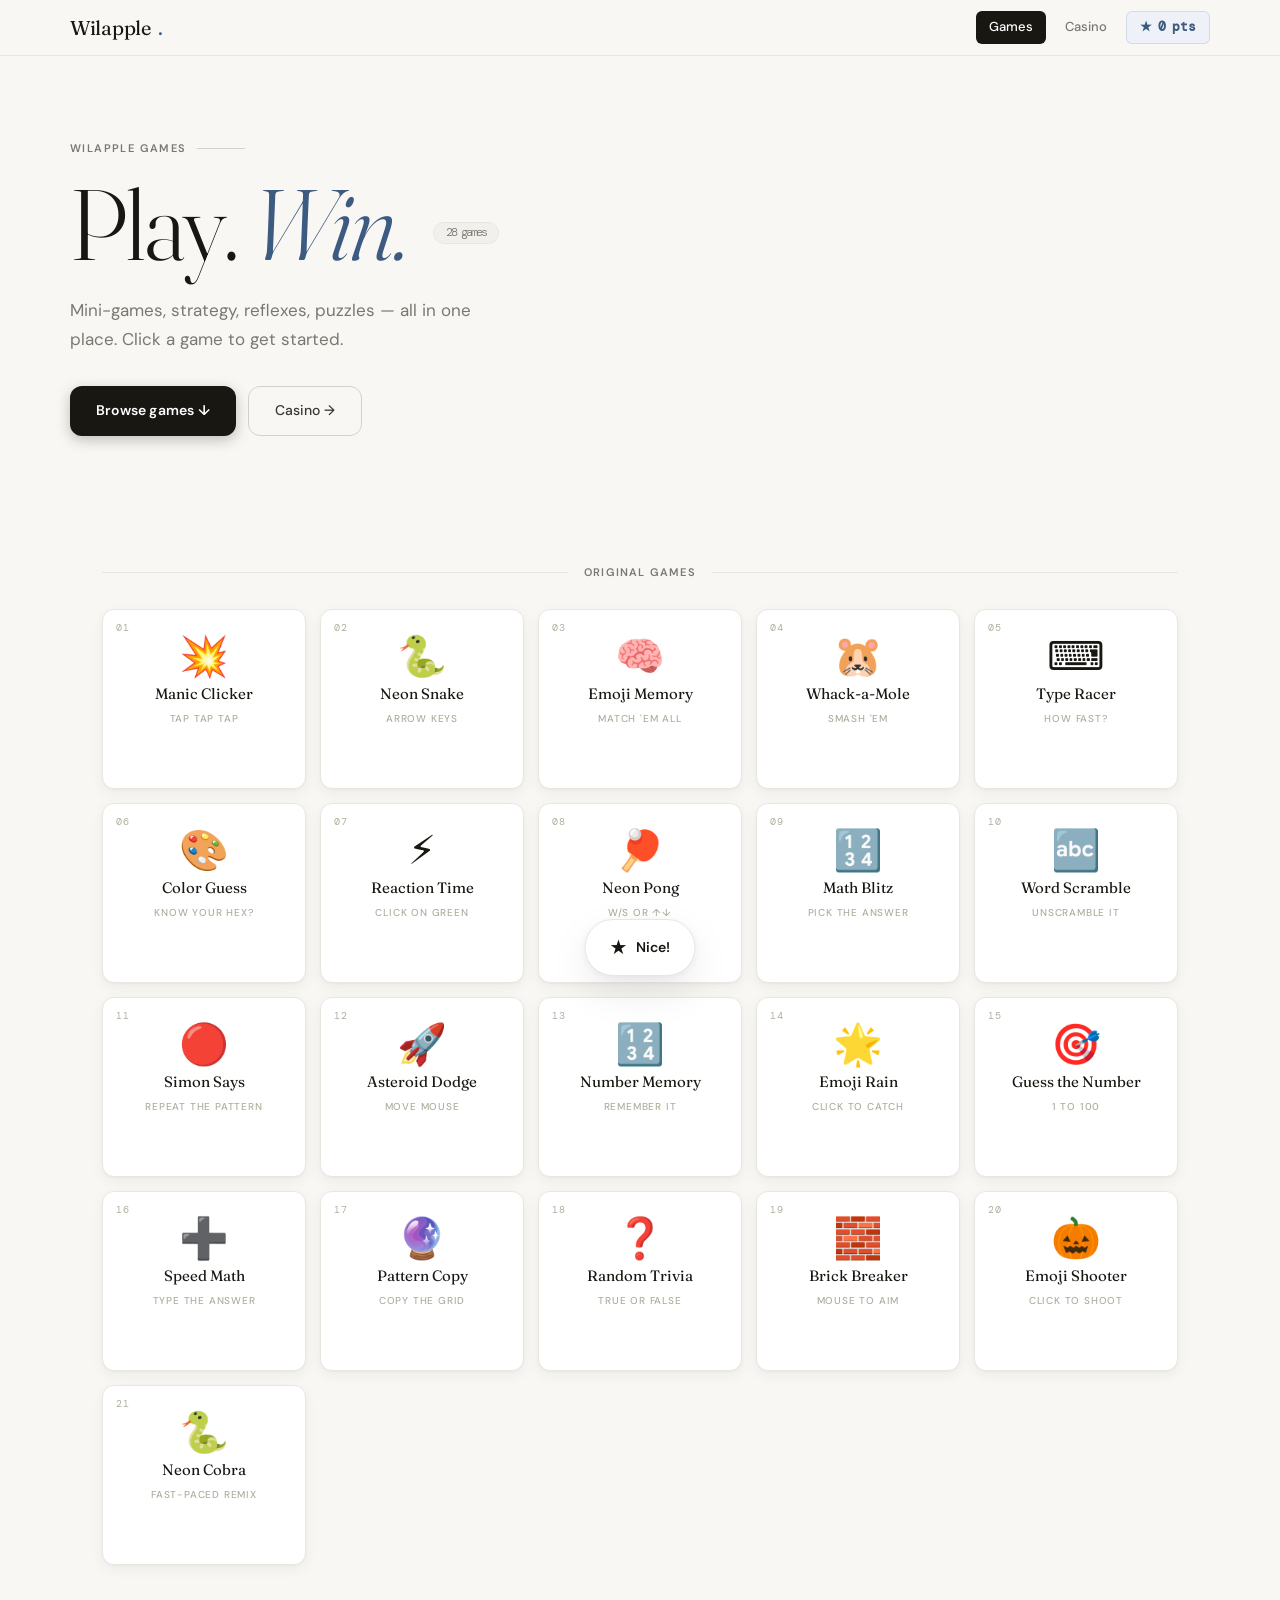
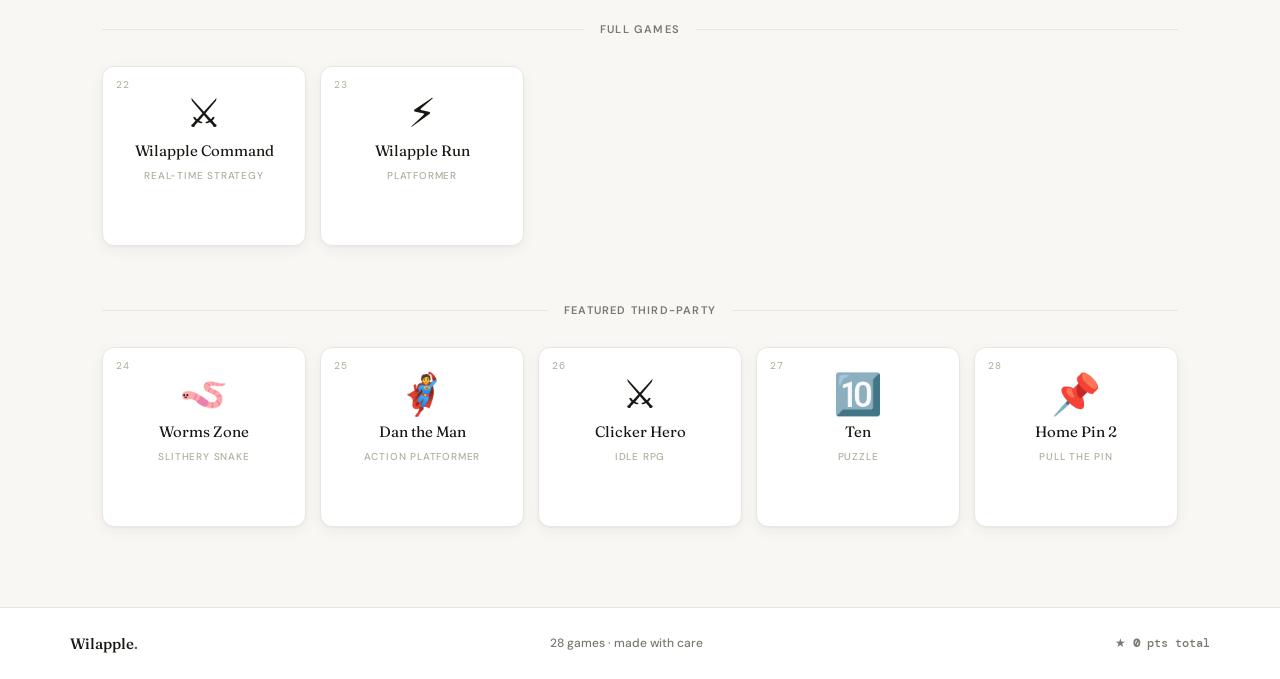
<file: games.html>
<!DOCTYPE html>
<html lang="en">
<head>
  <meta charset="UTF-8" />
  <meta name="viewport" content="width=device-width, initial-scale=1.0" />
  <title>Wilapple — Games</title>
  <link rel="preconnect" href="https://fonts.googleapis.com">
  <link href="https://fonts.googleapis.com/css2?family=DM+Sans:ital,opsz,wght@0,9..40,300;0,9..40,400;0,9..40,500;0,9..40,600;0,9..40,700;1,9..40,400&family=DM+Mono:wght@300;400;500&family=Fraunces:ital,opsz,wght@0,9..144,300;0,9..144,400;0,9..144,600;1,9..144,300;1,9..144,400&display=swap" rel="stylesheet">
  <link rel="stylesheet" href="style.css" />
  <script src="script.js" defer></script>
  <style>
    /* ── Games-page specific styles ── */
    .hero { min-height: auto; padding: 140px 32px 72px; }
    .hero-eyebrow {
      font-size: 11px; font-weight: 600; letter-spacing: 1.4px;
      text-transform: uppercase; color: var(--ink3); margin-bottom: 20px;
      display: flex; align-items: center; gap: 10px;
    }
    .hero-eyebrow::after { content:''; flex:1; max-width:48px; height:1px; background:var(--border2); }

    /* Game count badge next to title */
    .game-count-pill {
      display: inline-flex; align-items: center;
      background: var(--bg2); border: 1px solid var(--border);
      border-radius: 100px; padding: 4px 12px;
      font-family: var(--font-m); font-size: 12px; color: var(--ink3);
      vertical-align: middle; margin-left: 12px; margin-bottom: 6px;
    }

    /* Category filter bar */
    .filter-bar { display: flex; gap: 6px; flex-wrap: wrap; margin-bottom: 32px; }
    .filter-chip {
      height: 32px; padding: 0 14px; border-radius: 100px;
      font-size: 12px; font-weight: 600; letter-spacing: .3px;
      border: 1px solid var(--border2); color: var(--ink3); background: var(--surface);
      cursor: pointer; transition: all .13s;
    }
    .filter-chip:hover { border-color: var(--ink); color: var(--ink); }
    .filter-chip.active { background: var(--ink); border-color: var(--ink); color: #fff; }

    /* Game cards — override shared with a hover accent bar */
    .game-select-card::after {
      content: '';
      position: absolute; bottom: 0; left: 0; right: 0;
      height: 2px; background: var(--ink);
      transform: scaleX(0); transform-origin: left;
      transition: transform .2s ease;
    }
    .game-select-card:hover::after { transform: scaleX(1); }

    /* Section dividers */
    .section-divider {
      display: flex; align-items: center; gap: 16px;
      margin: 56px 0 28px; color: var(--ink3);
      font-size: 11px; font-weight: 600; letter-spacing: 1.2px; text-transform: uppercase;
    }
    .section-divider::before, .section-divider::after {
      content: ''; flex: 1; height: 1px; background: var(--border);
    }

    /* Whack-a-mole holes */
    .whack-grid { display:grid; grid-template-columns:repeat(3,1fr); gap:12px; max-width:360px; }
    .hole { background:var(--bg2); border:1px solid var(--border); border-radius:var(--r2); height:90px; overflow:hidden; position:relative; display:flex; align-items:flex-end; justify-content:center; cursor:pointer; }
    .mole { font-size:36px; transform:translateY(100%); transition:transform .15s; user-select:none; }
    .hole.active .mole { transform:translateY(0); }
    .hole:active { background:var(--bg); }

    /* Memory grid */
    .memory-grid { display:grid; grid-template-columns:repeat(4,1fr); gap:8px; max-width:360px; }
    .mem-card { aspect-ratio:1; border-radius:var(--r); background:var(--bg2); border:1px solid var(--border); display:flex; align-items:center; justify-content:center; font-size:26px; cursor:pointer; transition:all .18s; }
    .mem-card.flipped,.mem-card.matched { background:var(--surface); border-color:var(--border2); }
    .mem-card.matched { border-color:var(--green); background:var(--green-bg); }

    /* Simon */
    .simon-grid { display:grid; grid-template-columns:1fr 1fr; gap:10px; width:220px; height:220px; }
    .simon-btn { border-radius:var(--r2); border:none; cursor:pointer; opacity:.5; transition:opacity .12s; }
    .simon-btn[data-color="red"]    { background:#e74c3c; border-radius: var(--r2) 0 0 0; }
    .simon-btn[data-color="blue"]   { background:#2980b9; border-radius: 0 var(--r2) 0 0; }
    .simon-btn[data-color="green"]  { background:#27ae60; border-radius: 0 0 0 var(--r2); }
    .simon-btn[data-color="yellow"] { background:#f39c12; border-radius: 0 0 var(--r2) 0; }
    .simon-btn.lit { opacity:1; box-shadow:0 0 16px currentColor; }

    /* Reaction pad */
    .reaction-pad { width:100%; max-width:420px; height:160px; border-radius:var(--r2); border:1px solid var(--border); background:var(--bg2); display:flex; align-items:center; justify-content:center; cursor:pointer; transition:background .15s; user-select:none; }
    .reaction-msg { font-size:15px; font-weight:600; color:var(--ink3); letter-spacing:.3px; }
    .reaction-pad.wait-state { background:var(--red-bg); border-color:rgba(184,50,50,.3); }
    .reaction-pad.wait-state .reaction-msg { color:var(--red); }
    .reaction-pad.go-state { background:var(--green); border-color:var(--green); }
    .reaction-pad.go-state .reaction-msg { color:#fff; }

    /* Various game inputs */
    .game-input {
      padding:11px 16px; border-radius:var(--r); border:1px solid var(--border2);
      font-size:15px; color:var(--ink); background:var(--surface); outline:none;
      transition:border-color .13s; font-family:var(--font); width:100%; max-width:360px;
    }
    .game-input:focus { border-color:var(--ink); box-shadow:0 0 0 3px rgba(24,23,18,.05); }

    /* Pattern grids */
    .pattern-grids { display:flex; gap:28px; flex-wrap:wrap; justify-content:center; }
    .pattern-label { font-size:10px; font-weight:700; letter-spacing:1px; text-transform:uppercase; color:var(--ink4); margin-bottom:8px; text-align:center; }
    .pattern-grid { display:grid; gap:5px; }
    .pattern-cell { aspect-ratio:1; border-radius:var(--r); border:1px solid var(--border); background:var(--surface); cursor:pointer; transition:all .12s; width:38px; }
    .pattern-cell.on { background:var(--ink); border-color:var(--ink); }
    .pattern-cell.target { background:var(--accent); border-color:var(--accent); }

    /* Progress bar variants */
    .bar-wrap { width:100%; max-width:440px; height:5px; background:var(--border); border-radius:100px; overflow:hidden; }
    .bar { height:100%; border-radius:100px; transition:width .1s; }
    .orange-bar { background: var(--accent2); }

    /* Big display text (number memory, speed math Q, etc.) */
    .big-question {
      font-family:var(--font-s); font-size:36px; font-weight:300;
      color:var(--ink); text-align:center; letter-spacing:2px;
      padding:16px 24px; background:var(--bg2); border-radius:var(--r2);
      border:1px solid var(--border); min-width:280px;
    }

    /* Color choices */
    .color-choices { display:flex; gap:8px; flex-wrap:wrap; justify-content:center; max-width:440px; }
    .color-choice {
      padding:10px 16px; border-radius:var(--r); border:1px solid var(--border2);
      background:var(--surface); font-family:var(--font-m); font-size:12px; font-weight:500;
      cursor:pointer; transition:all .13s; color:var(--ink2);
    }
    .color-choice:hover { border-color:var(--ink); color:var(--ink); }
    .color-choice.correct { background:var(--green-bg); border-color:var(--green); color:var(--green); }
    .color-choice.wrong   { background:var(--red-bg);   border-color:var(--red);   color:var(--red); }
    .color-swatch { width:180px; height:90px; border-radius:var(--r2); border:1px solid var(--border); box-shadow:var(--sh); }

    /* Guess history */
    .guess-history { font-size:12px; color:var(--ink3); font-family:var(--font-m); text-align:center; max-width:320px; line-height:1.8; }

    /* Scramble */
    .scramble-word { font-family:var(--font-s); font-size:42px; font-weight:300; letter-spacing:5px; color:var(--ink); text-align:center; }

    /* Canvas defaults */
    canvas { display:block; max-width:100%; border-radius:var(--r); }
    #snakeCanvas, #pongCanvas { border:1px solid var(--border); background:var(--bg2); }
    #dodgeCanvas, #bricksCanvas, #shooterCanvas, #cobraCanvas, #rainCanvas { border:1px solid var(--border); background:#0a0a12; border-radius:var(--r); }

    /* Responsive */
    @media(max-width:600px) {
      .hero { padding:110px 20px 48px; }
      .card-grid { grid-template-columns:repeat(2,1fr); }
    }
  </style>
</head>
<body>

  <header>
    <div class="header-inner">
      <a href="index.html" class="logo">Wilapple<span class="logo-dot">.</span></a>
      <nav class="nav-links">
        <a href="games.html" class="nav-link active">Games</a>
        <a href="casino.html" class="nav-link">Casino</a>
        <div class="score-badge">★ <span id="totalScore">0</span> pts</div>
      </nav>
    </div>
  </header>

  <section class="hero">
    <div style="max-width:1140px;margin:0 auto;width:100%">
      <div class="hero-eyebrow">Wilapple Games</div>
      <h1 class="hero-title" style="animation:fadeUp .5s ease both">
        Play.<em> Win.</em>
        <span class="game-count-pill">28 games</span>
      </h1>
      <p class="hero-sub">Mini-games, strategy, reflexes, puzzles — all in one place. Click a game to get started.</p>
      <div style="display:flex;gap:12px;flex-wrap:wrap;animation:fadeUp .5s .32s ease both">
        <a href="#games" class="hero-btn">Browse games ↓</a>
        <a href="casino.html" class="hero-btn-outline">Casino →</a>
      </div>
    </div>
  </section>

  <!-- ── Game Picker ── -->
  <div id="games" style="max-width:1140px;margin:0 auto;padding:0 32px 80px">

    <div class="section-divider">Original games</div>
    <div class="card-grid">

      <div class="game-select-card" data-game="clicker" style="animation-delay:.03s">
        <span class="gsc-num">01</span>
        <div class="gsc-emoji">💥</div>
        <div class="gsc-title">Manic Clicker</div>
        <div class="gsc-tag">Tap tap tap</div>
        <div class="gsc-play">▶ Play</div>
      </div>

      <div class="game-select-card" data-game="snake" style="animation-delay:.05s">
        <span class="gsc-num">02</span>
        <div class="gsc-emoji">🐍</div>
        <div class="gsc-title">Neon Snake</div>
        <div class="gsc-tag">Arrow keys</div>
        <div class="gsc-play">▶ Play</div>
      </div>

      <div class="game-select-card" data-game="memory" style="animation-delay:.07s">
        <span class="gsc-num">03</span>
        <div class="gsc-emoji">🧠</div>
        <div class="gsc-title">Emoji Memory</div>
        <div class="gsc-tag">Match 'em all</div>
        <div class="gsc-play">▶ Play</div>
      </div>

      <div class="game-select-card" data-game="whack" style="animation-delay:.09s">
        <span class="gsc-num">04</span>
        <div class="gsc-emoji">🐹</div>
        <div class="gsc-title">Whack-a-Mole</div>
        <div class="gsc-tag">Smash 'em</div>
        <div class="gsc-play">▶ Play</div>
      </div>

      <div class="game-select-card" data-game="typer" style="animation-delay:.11s">
        <span class="gsc-num">05</span>
        <div class="gsc-emoji">⌨️</div>
        <div class="gsc-title">Type Racer</div>
        <div class="gsc-tag">How fast?</div>
        <div class="gsc-play">▶ Play</div>
      </div>

      <div class="game-select-card" data-game="color" style="animation-delay:.13s">
        <span class="gsc-num">06</span>
        <div class="gsc-emoji">🎨</div>
        <div class="gsc-title">Color Guess</div>
        <div class="gsc-tag">Know your hex?</div>
        <div class="gsc-play">▶ Play</div>
      </div>

      <div class="game-select-card" data-game="reaction" style="animation-delay:.15s">
        <span class="gsc-num">07</span>
        <div class="gsc-emoji">⚡</div>
        <div class="gsc-title">Reaction Time</div>
        <div class="gsc-tag">Click on green</div>
        <div class="gsc-play">▶ Play</div>
      </div>

      <div class="game-select-card" data-game="pong" style="animation-delay:.17s">
        <span class="gsc-num">08</span>
        <div class="gsc-emoji">🏓</div>
        <div class="gsc-title">Neon Pong</div>
        <div class="gsc-tag">W/S or ↑↓</div>
        <div class="gsc-play">▶ Play</div>
      </div>

      <div class="game-select-card" data-game="math" style="animation-delay:.19s">
        <span class="gsc-num">09</span>
        <div class="gsc-emoji">🔢</div>
        <div class="gsc-title">Math Blitz</div>
        <div class="gsc-tag">Pick the answer</div>
        <div class="gsc-play">▶ Play</div>
      </div>

      <div class="game-select-card" data-game="scramble" style="animation-delay:.21s">
        <span class="gsc-num">10</span>
        <div class="gsc-emoji">🔤</div>
        <div class="gsc-title">Word Scramble</div>
        <div class="gsc-tag">Unscramble it</div>
        <div class="gsc-play">▶ Play</div>
      </div>

      <div class="game-select-card" data-game="simon" style="animation-delay:.23s">
        <span class="gsc-num">11</span>
        <div class="gsc-emoji">🔴</div>
        <div class="gsc-title">Simon Says</div>
        <div class="gsc-tag">Repeat the pattern</div>
        <div class="gsc-play">▶ Play</div>
      </div>

      <div class="game-select-card" data-game="dodge" style="animation-delay:.25s">
        <span class="gsc-num">12</span>
        <div class="gsc-emoji">🚀</div>
        <div class="gsc-title">Asteroid Dodge</div>
        <div class="gsc-tag">Move mouse</div>
        <div class="gsc-play">▶ Play</div>
      </div>

      <div class="game-select-card" data-game="numMemory" style="animation-delay:.27s">
        <span class="gsc-num">13</span>
        <div class="gsc-emoji">🔢</div>
        <div class="gsc-title">Number Memory</div>
        <div class="gsc-tag">Remember it</div>
        <div class="gsc-play">▶ Play</div>
      </div>

      <div class="game-select-card" data-game="emojiRain" style="animation-delay:.29s">
        <span class="gsc-num">14</span>
        <div class="gsc-emoji">🌟</div>
        <div class="gsc-title">Emoji Rain</div>
        <div class="gsc-tag">Click to catch</div>
        <div class="gsc-play">▶ Play</div>
      </div>

      <div class="game-select-card" data-game="guessNum" style="animation-delay:.31s">
        <span class="gsc-num">15</span>
        <div class="gsc-emoji">🎯</div>
        <div class="gsc-title">Guess the Number</div>
        <div class="gsc-tag">1 to 100</div>
        <div class="gsc-play">▶ Play</div>
      </div>

      <div class="game-select-card" data-game="speedmath" style="animation-delay:.33s">
        <span class="gsc-num">16</span>
        <div class="gsc-emoji">➕</div>
        <div class="gsc-title">Speed Math</div>
        <div class="gsc-tag">Type the answer</div>
        <div class="gsc-play">▶ Play</div>
      </div>

      <div class="game-select-card" data-game="pattern" style="animation-delay:.35s">
        <span class="gsc-num">17</span>
        <div class="gsc-emoji">🔮</div>
        <div class="gsc-title">Pattern Copy</div>
        <div class="gsc-tag">Copy the grid</div>
        <div class="gsc-play">▶ Play</div>
      </div>

      <div class="game-select-card" data-game="trivia" style="animation-delay:.37s">
        <span class="gsc-num">18</span>
        <div class="gsc-emoji">❓</div>
        <div class="gsc-title">Random Trivia</div>
        <div class="gsc-tag">True or false</div>
        <div class="gsc-play">▶ Play</div>
      </div>

      <div class="game-select-card" data-game="bricks" style="animation-delay:.39s">
        <span class="gsc-num">19</span>
        <div class="gsc-emoji">🧱</div>
        <div class="gsc-title">Brick Breaker</div>
        <div class="gsc-tag">Mouse to aim</div>
        <div class="gsc-play">▶ Play</div>
      </div>

      <div class="game-select-card" data-game="shooter" style="animation-delay:.41s">
        <span class="gsc-num">20</span>
        <div class="gsc-emoji">🎃</div>
        <div class="gsc-title">Emoji Shooter</div>
        <div class="gsc-tag">Click to shoot</div>
        <div class="gsc-play">▶ Play</div>
      </div>

      <div class="game-select-card" data-game="neon-cobra" style="animation-delay:.43s">
        <span class="gsc-num">21</span>
        <div class="gsc-emoji">🐍</div>
        <div class="gsc-title">Neon Cobra</div>
        <div class="gsc-tag">Fast-paced remix</div>
        <div class="gsc-play">▶ Play</div>
      </div>
    </div>

    <div class="section-divider">Full games</div>
    <div class="card-grid">
      <a href="Wilapple-command.html" class="game-select-card" style="animation-delay:.45s;text-decoration:none">
        <span class="gsc-num">22</span>
        <div class="gsc-emoji">⚔️</div>
        <div class="gsc-title">Wilapple Command</div>
        <div class="gsc-tag">Real-time strategy</div>
        <div class="gsc-play">▶ Play</div>
      </a>
      <a href="wilapple-run.html" class="game-select-card" style="animation-delay:.47s;text-decoration:none">
        <span class="gsc-num">23</span>
        <div class="gsc-emoji">⚡</div>
        <div class="gsc-title">Wilapple Run</div>
        <div class="gsc-tag">Platformer</div>
        <div class="gsc-play">▶ Play</div>
      </a>
    </div>

    <div class="section-divider">Featured third-party</div>
    <div class="card-grid">
      <div class="game-select-card" data-game="gd-worms" style="animation-delay:.49s">
        <span class="gsc-num">24</span>
        <div class="gsc-emoji">🪱</div>
        <div class="gsc-title">Worms Zone</div>
        <div class="gsc-tag">Slithery snake</div>
        <div class="gsc-play">▶ Play</div>
      </div>
      <div class="game-select-card" data-game="gd-dan" style="animation-delay:.51s">
        <span class="gsc-num">25</span>
        <div class="gsc-emoji">🦸</div>
        <div class="gsc-title">Dan the Man</div>
        <div class="gsc-tag">Action platformer</div>
        <div class="gsc-play">▶ Play</div>
      </div>
      <div class="game-select-card" data-game="gd-clicker" style="animation-delay:.53s">
        <span class="gsc-num">26</span>
        <div class="gsc-emoji">⚔️</div>
        <div class="gsc-title">Clicker Hero</div>
        <div class="gsc-tag">Idle RPG</div>
        <div class="gsc-play">▶ Play</div>
      </div>
      <div class="game-select-card" data-game="gd-ten" style="animation-delay:.55s">
        <span class="gsc-num">27</span>
        <div class="gsc-emoji">🔟</div>
        <div class="gsc-title">Ten</div>
        <div class="gsc-tag">Puzzle</div>
        <div class="gsc-play">▶ Play</div>
      </div>
      <div class="game-select-card" data-game="gd-homepin" style="animation-delay:.57s">
        <span class="gsc-num">28</span>
        <div class="gsc-emoji">📌</div>
        <div class="gsc-title">Home Pin 2</div>
        <div class="gsc-tag">Pull the pin</div>
        <div class="gsc-play">▶ Play</div>
      </div>
    </div>
  </div>

  <!-- ── Game Modal ── -->
  <div id="game-modal">
    <button id="modal-close">← Back to games</button>
    <div id="modal-inner"></div>
  </div>

  <!-- ── Hidden Game Pool ── -->
  <section class="games-section" id="game-pool" style="display:none !important">

    <div id="clicker" class="game-card">
      <div class="game-header"><span class="game-num">01</span><h2>Manic Clicker</h2><span class="game-tag">Tap tap tap</span></div>
      <div class="game-body"><div class="clicker-area">
        <button class="clicker-btn" id="clickerBtn"><span class="click-inner">💥</span></button>
        <div class="row-stats">
          <div class="stat-box"><div class="stat-val" id="clickCount">0</div><div class="stat-label">Clicks</div></div>
          <div class="stat-box"><div class="stat-val" id="clickCPS">0</div><div class="stat-label">Per sec</div></div>
          <div class="stat-box"><div class="stat-val" id="clickBest">0</div><div class="stat-label">Best CPS</div></div>
        </div>
        <div class="clicker-bar-wrap"><div class="clicker-bar" id="clickerBar"></div></div>
        <div class="clicker-timer" id="clickerTimer">Click to start — 10 sec challenge</div>
        <button class="reset-btn" id="clickerReset">Reset</button>
      </div></div>
    </div>

    <div id="snake" class="game-card">
      <div class="game-header"><span class="game-num">02</span><h2>Neon Snake</h2><span class="game-tag">Arrow keys</span></div>
      <div class="game-body"><div class="canvas-area">
        <div class="row-stats">
          <div class="stat-box"><div class="stat-val" id="snakeScore">0</div><div class="stat-label">Score</div></div>
          <div class="stat-box"><div class="stat-val" id="snakeHigh">0</div><div class="stat-label">Best</div></div>
        </div>
        <canvas id="snakeCanvas" width="400" height="400"></canvas>
        <div class="canvas-controls">
          <button class="ctrl-btn" id="snakeStart">▶ Start</button>
          <div class="dpad">
            <button class="dpad-btn" data-dir="up">▲</button>
            <button class="dpad-btn" data-dir="left">◀</button>
            <button class="dpad-btn" data-dir="right">▶</button>
            <button class="dpad-btn" data-dir="down">▼</button>
          </div>
        </div>
      </div></div>
    </div>

    <div id="memory" class="game-card">
      <div class="game-header"><span class="game-num">03</span><h2>Emoji Memory</h2><span class="game-tag">Match 'em all</span></div>
      <div class="game-body"><div class="center-area">
        <div class="row-stats">
          <div class="stat-box"><div class="stat-val" id="memoryMoves">0</div><div class="stat-label">Moves</div></div>
          <div class="stat-box"><div class="stat-val" id="memoryMatches">0</div><div class="stat-label">Matches</div></div>
          <div class="stat-box"><div class="stat-val" id="memoryBest">—</div><div class="stat-label">Best</div></div>
        </div>
        <div class="memory-grid" id="memoryGrid"></div>
        <button class="reset-btn" id="memoryReset">New game</button>
      </div></div>
    </div>

    <div id="whack" class="game-card">
      <div class="game-header"><span class="game-num">04</span><h2>Whack-a-Mole</h2><span class="game-tag">Smash 'em</span></div>
      <div class="game-body"><div class="center-area">
        <div class="row-stats">
          <div class="stat-box"><div class="stat-val" id="whackScore">0</div><div class="stat-label">Score</div></div>
          <div class="stat-box"><div class="stat-val" id="whackTimer">30</div><div class="stat-label">Secs</div></div>
          <div class="stat-box"><div class="stat-val" id="whackBest">0</div><div class="stat-label">Best</div></div>
        </div>
        <div class="whack-grid" id="whackGrid">
          <div class="hole"><div class="mole">🐹</div></div><div class="hole"><div class="mole">🐹</div></div>
          <div class="hole"><div class="mole">🐹</div></div><div class="hole"><div class="mole">🐹</div></div>
          <div class="hole"><div class="mole">🐹</div></div><div class="hole"><div class="mole">🐹</div></div>
          <div class="hole"><div class="mole">🐹</div></div><div class="hole"><div class="mole">🐹</div></div>
          <div class="hole"><div class="mole">🐹</div></div>
        </div>
        <button class="reset-btn" id="whackStart">▶ Start</button>
      </div></div>
    </div>

    <div id="typer" class="game-card">
      <div class="game-header"><span class="game-num">05</span><h2>Type Racer</h2><span class="game-tag">How fast?</span></div>
      <div class="game-body"><div class="typer-area">
        <div class="row-stats">
          <div class="stat-box"><div class="stat-val" id="typerWPM">0</div><div class="stat-label">WPM</div></div>
          <div class="stat-box"><div class="stat-val" id="typerAcc">100</div><div class="stat-label">Acc %</div></div>
          <div class="stat-box"><div class="stat-val" id="typerBest">0</div><div class="stat-label">Best WPM</div></div>
        </div>
        <div class="typer-prompt" id="typerPrompt"></div>
        <input class="game-input" id="typerInput" placeholder="Start typing..." autocomplete="off" spellcheck="false" />
        <div class="bar-wrap"><div class="bar orange-bar" id="typerTimerBar"></div></div>
        <button class="reset-btn" id="typerReset">New phrase</button>
      </div></div>
    </div>

    <div id="color" class="game-card">
      <div class="game-header"><span class="game-num">06</span><h2>Color Guess</h2><span class="game-tag">Know your hex?</span></div>
      <div class="game-body"><div class="center-area">
        <div class="row-stats">
          <div class="stat-box"><div class="stat-val" id="colorScore">0</div><div class="stat-label">Score</div></div>
          <div class="stat-box"><div class="stat-val" id="colorStreak">0</div><div class="stat-label">Streak</div></div>
          <div class="stat-box"><div class="stat-val" id="colorBest">0</div><div class="stat-label">Best</div></div>
        </div>
        <div class="color-swatch" id="colorSwatch"></div>
        <div class="color-choices" id="colorChoices"></div>
        <div class="feedback-text" id="colorFeedback"></div>
      </div></div>
    </div>

    <div id="reaction" class="game-card">
      <div class="game-header"><span class="game-num">07</span><h2>Reaction Time</h2><span class="game-tag">Click on green</span></div>
      <div class="game-body"><div class="center-area">
        <div class="row-stats">
          <div class="stat-box"><div class="stat-val" id="reactionLast">—</div><div class="stat-label">Last ms</div></div>
          <div class="stat-box"><div class="stat-val" id="reactionBest">—</div><div class="stat-label">Best ms</div></div>
          <div class="stat-box"><div class="stat-val" id="reactionAvg">—</div><div class="stat-label">Avg ms</div></div>
        </div>
        <div class="reaction-pad" id="reactionPad"><div class="reaction-msg" id="reactionMsg">Click to start</div></div>
      </div></div>
    </div>

    <div id="pong" class="game-card">
      <div class="game-header"><span class="game-num">08</span><h2>Neon Pong</h2><span class="game-tag">W/S or ↑↓</span></div>
      <div class="game-body"><div class="canvas-area">
        <div class="row-stats">
          <div class="stat-box"><div class="stat-val" id="pongPlayer">0</div><div class="stat-label">You</div></div>
          <div class="stat-box"><div class="stat-val" id="pongAI">0</div><div class="stat-label">CPU</div></div>
        </div>
        <canvas id="pongCanvas" width="500" height="280"></canvas>
        <button class="ctrl-btn" id="pongStart">▶ Start</button>
      </div></div>
    </div>

    <div id="math" class="game-card">
      <div class="game-header"><span class="game-num">09</span><h2>Math Blitz</h2><span class="game-tag">Pick the answer</span></div>
      <div class="game-body"><div class="center-area">
        <div class="row-stats">
          <div class="stat-box"><div class="stat-val" id="mathScore">0</div><div class="stat-label">Score</div></div>
          <div class="stat-box"><div class="stat-val" id="mathTimer">30</div><div class="stat-label">Secs</div></div>
          <div class="stat-box"><div class="stat-val" id="mathBest">0</div><div class="stat-label">Best</div></div>
        </div>
        <div class="big-question" id="mathQuestion">Press start!</div>
        <div class="math-opts" id="mathOpts"></div>
        <button class="reset-btn" id="mathStart">▶ Start</button>
      </div></div>
    </div>

    <div id="scramble" class="game-card">
      <div class="game-header"><span class="game-num">10</span><h2>Word Scramble</h2><span class="game-tag">Unscramble it</span></div>
      <div class="game-body"><div class="center-area">
        <div class="row-stats">
          <div class="stat-box"><div class="stat-val" id="scrambleScore">0</div><div class="stat-label">Score</div></div>
          <div class="stat-box"><div class="stat-val" id="scrambleStreak">0</div><div class="stat-label">Streak</div></div>
          <div class="stat-box"><div class="stat-val" id="scrambleBest">0</div><div class="stat-label">Best</div></div>
        </div>
        <div class="scramble-word" id="scrambleWord">?????</div>
        <div class="feedback-text dim" id="scrambleHint"></div>
        <input class="game-input" id="scrambleInput" placeholder="Type your answer..." autocomplete="off" spellcheck="false" />
        <div class="btn-row">
          <button class="reset-btn" id="scrambleCheck">✓ Check</button>
          <button class="reset-btn" id="scrambleSkip">Skip →</button>
        </div>
        <div class="feedback-text" id="scrambleFeedback"></div>
      </div></div>
    </div>

    <div id="simon" class="game-card">
      <div class="game-header"><span class="game-num">11</span><h2>Simon Says</h2><span class="game-tag">Repeat the pattern</span></div>
      <div class="game-body"><div class="center-area">
        <div class="row-stats">
          <div class="stat-box"><div class="stat-val" id="simonRound">0</div><div class="stat-label">Round</div></div>
          <div class="stat-box"><div class="stat-val" id="simonBest">0</div><div class="stat-label">Best</div></div>
        </div>
        <div class="simon-grid">
          <button class="simon-btn" data-color="red"    style="--sc:#e74c3c;--sd:#c0392b"></button>
          <button class="simon-btn" data-color="blue"   style="--sc:#2980b9;--sd:#1a5276"></button>
          <button class="simon-btn" data-color="green"  style="--sc:#27ae60;--sd:#1e8449"></button>
          <button class="simon-btn" data-color="yellow" style="--sc:#f39c12;--sd:#d68910"></button>
        </div>
        <div class="feedback-text" id="simonMsg">Press start to play</div>
        <button class="reset-btn" id="simonStart">▶ Start</button>
      </div></div>
    </div>

    <div id="dodge" class="game-card">
      <div class="game-header"><span class="game-num">12</span><h2>Asteroid Dodge</h2><span class="game-tag">Move mouse to dodge</span></div>
      <div class="game-body"><div class="canvas-area">
        <div class="row-stats">
          <div class="stat-box"><div class="stat-val" id="dodgeScore">0</div><div class="stat-label">Score</div></div>
          <div class="stat-box"><div class="stat-val" id="dodgeBest">0</div><div class="stat-label">Best</div></div>
        </div>
        <canvas id="dodgeCanvas" width="500" height="300"></canvas>
        <button class="ctrl-btn" id="dodgeStart">▶ Start — move mouse to dodge</button>
      </div></div>
    </div>

    <div id="numMemory" class="game-card">
      <div class="game-header"><span class="game-num">13</span><h2>Number Memory</h2><span class="game-tag">Remember it</span></div>
      <div class="game-body"><div class="center-area">
        <div class="row-stats">
          <div class="stat-box"><div class="stat-val" id="nummemLevel">1</div><div class="stat-label">Digits</div></div>
          <div class="stat-box"><div class="stat-val" id="nummemBest">0</div><div class="stat-label">Best</div></div>
        </div>
        <div class="big-question" id="nummemDisplay">Press start</div>
        <input class="game-input" id="nummemInput" placeholder="Type the number..." type="number" style="display:none" />
        <div class="feedback-text" id="nummemFeedback"></div>
        <button class="reset-btn" id="nummemStart">▶ Start</button>
      </div></div>
    </div>

    <div id="emojiRain" class="game-card">
      <div class="game-header"><span class="game-num">14</span><h2>Emoji Rain</h2><span class="game-tag">Click to catch</span></div>
      <div class="game-body"><div class="canvas-area">
        <div class="row-stats">
          <div class="stat-box"><div class="stat-val" id="rainScore">0</div><div class="stat-label">Caught</div></div>
          <div class="stat-box"><div class="stat-val" id="rainMissed">0</div><div class="stat-label">Missed</div></div>
          <div class="stat-box"><div class="stat-val" id="rainBest">0</div><div class="stat-label">Best</div></div>
        </div>
        <canvas id="rainCanvas" width="500" height="300"></canvas>
        <button class="ctrl-btn" id="rainStart">▶ Start — click stars to catch them</button>
      </div></div>
    </div>

    <div id="guessNum" class="game-card">
      <div class="game-header"><span class="game-num">15</span><h2>Guess the Number</h2><span class="game-tag">1 to 100</span></div>
      <div class="game-body"><div class="center-area">
        <div class="row-stats">
          <div class="stat-box"><div class="stat-val" id="guessAttempts">0</div><div class="stat-label">Attempts</div></div>
          <div class="stat-box"><div class="stat-val" id="guessBest">—</div><div class="stat-label">Best</div></div>
        </div>
        <div class="big-question" id="guessHint">I'm thinking of a number between 1 and 100...</div>
        <div class="btn-row">
          <input class="game-input" id="guessInput" type="number" min="1" max="100" placeholder="Your guess..." style="flex:1;max-width:200px" />
          <button class="action-btn" id="guessSubmit">Go!</button>
        </div>
        <div class="guess-history" id="guessHistory"></div>
        <button class="reset-btn" id="guessReset">New game</button>
      </div></div>
    </div>

    <div id="speedmath" class="game-card">
      <div class="game-header"><span class="game-num">16</span><h2>Speed Math</h2><span class="game-tag">Type the answer</span></div>
      <div class="game-body"><div class="center-area">
        <div class="row-stats">
          <div class="stat-box"><div class="stat-val" id="speedmathScore">0</div><div class="stat-label">Score</div></div>
          <div class="stat-box"><div class="stat-val" id="speedmathTimer">60</div><div class="stat-label">Secs</div></div>
          <div class="stat-box"><div class="stat-val" id="speedmathBest">0</div><div class="stat-label">Best</div></div>
        </div>
        <div class="big-question" id="speedmathQ">Press start!</div>
        <input class="game-input" id="speedmathInput" type="number" placeholder="Answer..." style="display:none;text-align:center;font-size:24px;max-width:200px" autocomplete="off" />
        <button class="reset-btn" id="speedmathStart">▶ Start</button>
      </div></div>
    </div>

    <div id="pattern" class="game-card">
      <div class="game-header"><span class="game-num">17</span><h2>Pattern Copy</h2><span class="game-tag">Copy the grid</span></div>
      <div class="game-body"><div class="center-area">
        <div class="row-stats">
          <div class="stat-box"><div class="stat-val" id="patternLevel">1</div><div class="stat-label">Level</div></div>
          <div class="stat-box"><div class="stat-val" id="patternBest">0</div><div class="stat-label">Best</div></div>
        </div>
        <div class="feedback-text dim" id="patternMsg">Memorise the pattern then click Check to submit!</div>
        <div class="pattern-grids">
          <div><div class="pattern-label">Memorise</div><div class="pattern-grid" id="patternShow"></div></div>
          <div><div class="pattern-label">Your copy</div><div class="pattern-grid" id="patternDraw"></div></div>
        </div>
        <div class="btn-row">
          <button class="reset-btn" id="patternCheck">✓ Check</button>
          <button class="reset-btn" id="patternStart">▶ New round</button>
        </div>
      </div></div>
    </div>

    <div id="trivia" class="game-card">
      <div class="game-header"><span class="game-num">18</span><h2>Random Trivia</h2><span class="game-tag">True or false</span></div>
      <div class="game-body"><div class="center-area">
        <div class="row-stats">
          <div class="stat-box"><div class="stat-val" id="triviaScore">0</div><div class="stat-label">Score</div></div>
          <div class="stat-box"><div class="stat-val" id="triviaStreak">0</div><div class="stat-label">Streak</div></div>
          <div class="stat-box"><div class="stat-val" id="triviaBest">0</div><div class="stat-label">Best</div></div>
        </div>
        <div class="trivia-question" id="triviaQuestion">Hit a button to begin!</div>
        <div class="btn-row">
          <button class="trivia-btn true-btn" id="triviaTrue">✓ True</button>
          <button class="trivia-btn false-btn" id="triviaFalse">✕ False</button>
        </div>
        <div class="feedback-text" id="triviaFeedback"></div>
      </div></div>
    </div>

    <div id="bricks" class="game-card">
      <div class="game-header"><span class="game-num">19</span><h2>Brick Breaker</h2><span class="game-tag">Mouse to aim paddle</span></div>
      <div class="game-body"><div class="canvas-area">
        <div class="row-stats">
          <div class="stat-box"><div class="stat-val" id="bricksScore">0</div><div class="stat-label">Score</div></div>
          <div class="stat-box"><div class="stat-val" id="bricksLives">3</div><div class="stat-label">Lives</div></div>
          <div class="stat-box"><div class="stat-val" id="bricksBest">0</div><div class="stat-label">Best</div></div>
        </div>
        <canvas id="bricksCanvas" width="500" height="340"></canvas>
        <button class="ctrl-btn" id="bricksStart">▶ Start</button>
      </div></div>
    </div>

    <div id="shooter" class="game-card">
      <div class="game-header"><span class="game-num">20</span><h2>Emoji Shooter</h2><span class="game-tag">Click to shoot</span></div>
      <div class="game-body"><div class="canvas-area">
        <div class="row-stats">
          <div class="stat-box"><div class="stat-val" id="shooterScore">0</div><div class="stat-label">Score</div></div>
          <div class="stat-box"><div class="stat-val" id="shooterLives">5</div><div class="stat-label">Lives</div></div>
          <div class="stat-box"><div class="stat-val" id="shooterBest">0</div><div class="stat-label">Best</div></div>
        </div>
        <canvas id="shooterCanvas" width="500" height="320"></canvas>
        <button class="ctrl-btn" id="shooterStart">▶ Start — click to shoot</button>
      </div></div>
    </div>

    <div id="neon-cobra" class="game-card">
      <div class="game-header"><span class="game-num">21</span><h2>Neon Cobra</h2><span class="game-tag">Fast-paced remix</span></div>
      <div class="game-body"><div class="canvas-area">
        <div class="row-stats">
          <div class="stat-box"><div class="stat-val" id="cobraScore">0</div><div class="stat-label">Score</div></div>
          <div class="stat-box"><div class="stat-val" id="cobraCombo">1.0</div><div class="stat-label">Combo</div></div>
          <div class="stat-box"><div class="stat-val" id="cobraBest">0</div><div class="stat-label">Best</div></div>
        </div>
        <div style="position:relative">
          <canvas id="cobraCanvas" width="600" height="400" style="display:block;max-width:100%"></canvas>
          <div id="cobraFlash" style="position:absolute;inset:0;pointer-events:none;background:white;opacity:0;transition:opacity 0.1s;"></div>
        </div>
        <div class="canvas-controls">
          <button class="ctrl-btn" id="cobraStart">▶ Start mission</button>
          <div class="dpad" id="cobraDpad">
            <button class="dpad-btn" data-dir="up">▲</button>
            <button class="dpad-btn" data-dir="left">◀</button>
            <button class="dpad-btn" data-dir="right">▶</button>
            <button class="dpad-btn" data-dir="down">▼</button>
          </div>
        </div>
      </div></div>
    </div>

    <!-- Third-party games -->
    <div id="gd-worms" class="game-card">
      <div class="game-header"><span class="game-num">24</span><h2>Worms Zone</h2><span class="game-tag">Slithery snake</span></div>
      <div class="game-body" style="padding:0">
        <iframe src="https://html5.gamedistribution.com/5dd0b18fb81d49da82ff459f08737390/?gd_sdk_referrer_url=https://wilapple.com/games.html" style="width:100%;height:500px;border:none;display:block" scrolling="none" allowfullscreen></iframe>
      </div>
    </div>
    <div id="gd-dan" class="game-card">
      <div class="game-header"><span class="game-num">25</span><h2>Dan the Man</h2><span class="game-tag">Action platformer</span></div>
      <div class="game-body" style="padding:0">
        <iframe src="https://html5.gamedistribution.com/3d11dfed72a04e00ae9a43ab3fd49bd6/?gd_sdk_referrer_url=https://wilapple.com/games.html" style="width:100%;height:500px;border:none;display:block" scrolling="none" allowfullscreen></iframe>
      </div>
    </div>
    <div id="gd-clicker" class="game-card">
      <div class="game-header"><span class="game-num">26</span><h2>Clicker Hero</h2><span class="game-tag">Idle RPG</span></div>
      <div class="game-body" style="padding:0">
        <iframe src="https://html5.gamedistribution.com/8f137bff27e24f159677fcba28b2d2f4/?gd_sdk_referrer_url=https://wilapple.com/games.html" style="width:100%;height:500px;border:none;display:block" scrolling="none" allowfullscreen></iframe>
      </div>
    </div>
    <div id="gd-ten" class="game-card">
      <div class="game-header"><span class="game-num">27</span><h2>Ten</h2><span class="game-tag">Puzzle</span></div>
      <div class="game-body" style="padding:0">
        <iframe src="https://html5.gamedistribution.com/e979de806c4c485ea9e81138e01a2775/?gd_sdk_referrer_url=https://wilapple.com/games.html" style="width:100%;height:500px;border:none;display:block" scrolling="none" allowfullscreen></iframe>
      </div>
    </div>
    <div id="gd-homepin" class="game-card">
      <div class="game-header"><span class="game-num">28</span><h2>Home Pin 2</h2><span class="game-tag">Pull the pin</span></div>
      <div class="game-body" style="padding:0">
        <iframe src="https://html5.gamedistribution.com/f5ddfe5f7abc4632911a687d668b3b95/?gd_sdk_referrer_url=https://wilapple.com/games.html" style="width:100%;height:500px;border:none;display:block" scrolling="none" allowfullscreen></iframe>
      </div>
    </div>

  </section>

  <footer>
    <div class="footer-inner">
      <span class="footer-logo">Wilapple<span class="logo-dot">.</span></span>
      <span>28 games · made with care</span>
      <span style="font-family:var(--font-m)">★ <strong id="footerScore">0</strong> pts total</span>
    </div>
  </footer>

  <div class="popup" id="popup">
    <span class="popup-icon" id="popupIcon">★</span>
    <span class="popup-text" id="popupText">Nice!</span>
  </div>

  <script>
    // Modal logic
    const modal   = document.getElementById('game-modal');
    const inner   = document.getElementById('modal-inner');
    const closeBtn= document.getElementById('modal-close');
    const pool    = document.getElementById('game-pool');

    document.querySelectorAll('.game-select-card').forEach(card => {
      card.addEventListener('click', () => {
        const gameEl = document.getElementById(card.dataset.game);
        if (!gameEl) return;
        inner.innerHTML = '';
        inner.appendChild(gameEl);
        modal.classList.add('open');
        document.body.style.overflow = 'hidden';
        modal.scrollTop = 0;
        if (typeof initGame === 'function') initGame(card.dataset.game);
      });
    });

    function closeModal() {
      const gameEl = inner.firstElementChild;
      if (gameEl) pool.appendChild(gameEl);
      modal.classList.remove('open');
      document.body.style.overflow = '';
    }
    closeBtn.addEventListener('click', closeModal);
    document.addEventListener('keydown', e => {
      if (e.key === 'Escape' && modal.classList.contains('open')) closeModal();
    });

    // Restyle reaction pad states
    const origReactionPad = document.getElementById;
    document.addEventListener('DOMContentLoaded', () => {
      // Map old state classes to new ones for reaction game
      const obs = new MutationObserver(() => {
        const pad = document.getElementById('reactionPad');
        if (!pad) return;
        if (pad.style.background && pad.style.background.includes('ff')) {
          pad.classList.add('wait-state');
          pad.classList.remove('go-state');
        }
      });
    });
  </script>
</body>
</html>
</file>
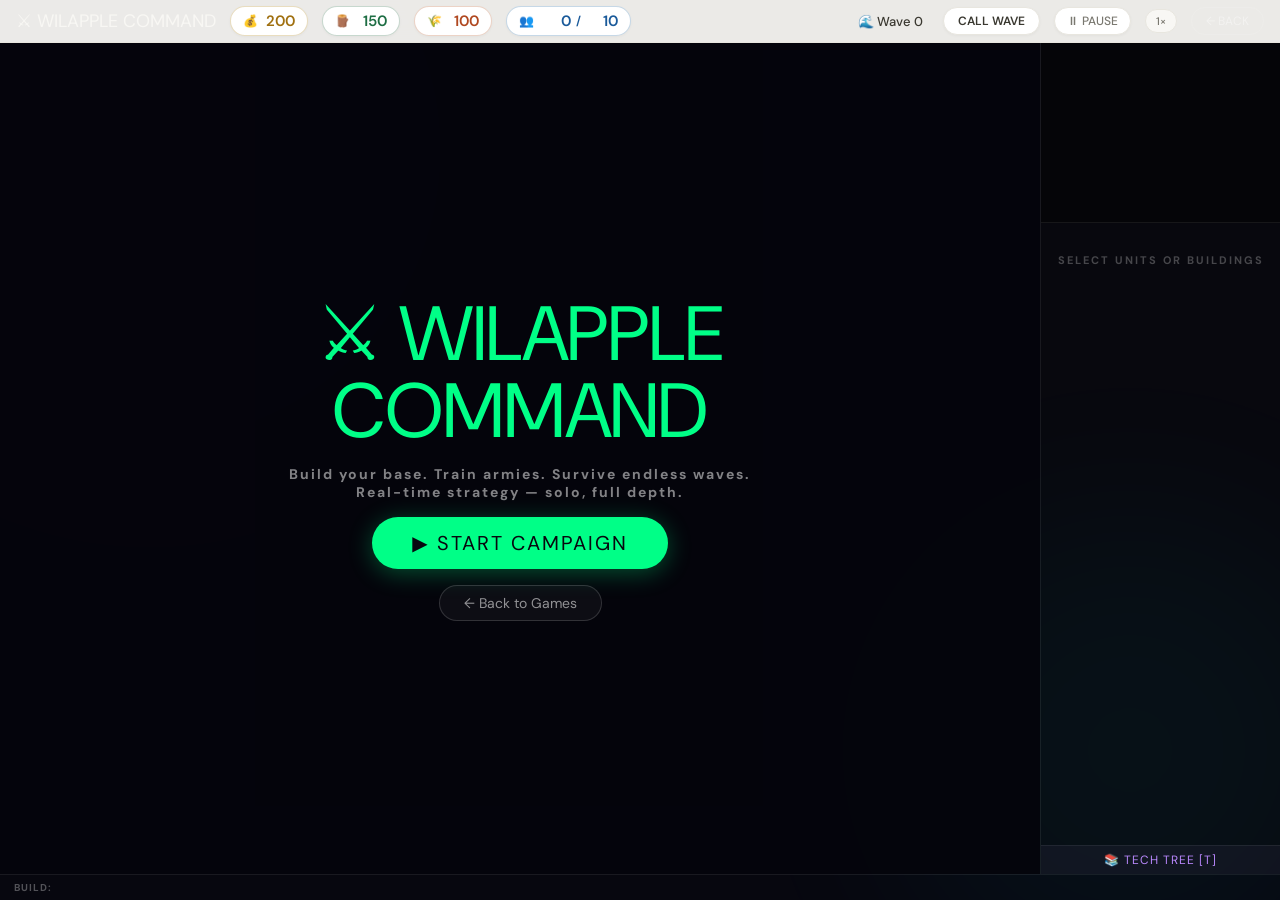
<file: Wilapple-command.html>
<!DOCTYPE html>
<html lang="en">
<head>
<meta charset="UTF-8">
<title>Wilapple Command</title>
<link href="https://fonts.googleapis.com/css2?family=DM+Sans:opsz,wght@9..40,400;9..40,500;9..40,600&display=swap" rel="stylesheet">
<link href="https://fonts.googleapis.com/css2?family=DM+Sans:opsz,wght@9..40,400;9..40,500;9..40,600&family=DM+Mono:wght@400;500&display=swap" rel="stylesheet">
<style>
:root{--y:#FFE500;--p:#FF3CAC;--c:#00F0FF;--g:#00FF87;--o:#FF6B35;--v:#c084fc;--dk:#0e0e16;--dr:#08080f}
*{box-sizing:border-box;margin:0;padding:0;user-select:none}
html,body{width:100%;height:100%;overflow:hidden;background:var(--dr);font-family:'DM Sans',system-ui,sans-serif;color:#fff;cursor:default}
#wrap{display:flex;flex-direction:column;height:100vh}

/* TOP BAR */
#topbar{
  background:rgba(248,247,244,0.95);border-bottom:1px solid #e8e6df;
  padding:6px 16px;display:flex;align-items:center;gap:14px;flex-shrink:0;z-index:100;
  backdrop-filter:blur(12px);
}
.logo{font-family:'DM Sans',system-ui,sans-serif;font-size:18px;color:#f8f7f4;text-shadow:none;white-space:nowrap}
.res-pill{display:flex;align-items:center;gap:5px;background:#ffffff;border:1px solid #e8e6df;border-radius:100px;padding:4px 12px;font-size:12px;font-weight:600;white-space:nowrap;color:#3a3830;box-shadow:0 1px 3px rgba(0,0,0,.04)}
.res-pill span{font-family:'DM Sans',system-ui,sans-serif;font-size:15px;min-width:32px;text-align:right}
#res-gold{border-color:rgba(168,120,0,.25);color:#a07010}
#res-wood{border-color:rgba(34,100,60,.25);color:#1e6e44}
#res-food{border-color:rgba(180,80,30,.25);color:#b04820}
#res-pop {border-color:rgba(30,100,160,.25);color:#1a5a9a}
.wave-info{margin-left:auto;font-family:'DM Sans',system-ui,sans-serif;font-size:13px;color:#3a3830;font-weight:500;letter-spacing:0}
#wave-timer{font-size:15px;color:#181712;font-weight:600}
#btn-wave{font-family:'DM Sans',system-ui,sans-serif;font-size:12px;font-weight:600;padding:5px 14px;border-radius:100px;border:1px solid #e8e6df;background:#ffffff;color:#3a3830;cursor:pointer;transition:all 0.15s;letter-spacing:0;box-shadow:0 1px 3px rgba(0,0,0,.04)}
#btn-wave:hover{background:#f1f0ec;border-color:#d4d1c8;transform:none}
#btn-wave.disabled{opacity:0.35;pointer-events:none}
#btn-pause{font-family:'DM Sans',system-ui,sans-serif;font-size:12px;font-weight:500;padding:5px 12px;border-radius:100px;border:1px solid #e8e6df;background:#ffffff;color:#7a7870;cursor:pointer;transition:all 0.15s;box-shadow:0 1px 3px rgba(0,0,0,.04)}
#btn-pause:hover{background:#f1f0ec;color:#181712}
#btn-pause.paused{border-color:#a07010;color:#a07010;background:#fdf4e4}
#spd-btn{font-family:'DM Sans',system-ui,sans-serif;font-size:11px;font-weight:500;padding:4px 10px;border-radius:100px;border:1px solid #e8e6df;background:#f8f7f4;color:#7a7870;cursor:pointer}
#spd-btn:hover{background:#f1f0ec;color:#181712}
#spd-btn.x2{color:#1a5a9a;border-color:rgba(26,90,154,.3);background:#edf2fd}

/* MAIN AREA */
#main{display:flex;flex:1;overflow:hidden;min-height:0}
#canvas-wrap{flex:1;position:relative;overflow:hidden}
#gc{display:block;cursor:crosshair}
#gc.select-mode{cursor:crosshair}
#gc.build-mode{cursor:cell}
#gc.attack-mode{cursor:crosshair}

/* SELECTION BOX */
#sel-box{position:absolute;border:1px solid rgba(0,255,135,0.7);background:rgba(0,255,135,0.06);pointer-events:none;display:none}

/* RIGHT PANEL */
#rpanel{
  width:240px;flex-shrink:0;background:rgba(8,8,15,0.9);
  border-left:1px solid rgba(255,255,255,0.07);
  display:flex;flex-direction:column;overflow:hidden;
}

/* MINIMAP */
#minimap-wrap{
  height:180px;flex-shrink:0;border-bottom:1px solid rgba(255,255,255,0.07);
  position:relative;overflow:hidden;background:#050508;
}
#minimap{display:block}
#minimap-viewport{position:absolute;border:1px solid rgba(255,255,255,0.5);pointer-events:none}

/* SELECTION INFO */
#sel-info{flex:1;overflow-y:auto;overflow-x:hidden;padding:10px}
#sel-info::-webkit-scrollbar{width:3px}
#sel-info::-webkit-scrollbar-thumb{background:rgba(255,255,255,0.1)}

/* TECH TREE BTN */
#tech-btn{font-family:'DM Sans',system-ui,sans-serif;font-size:12px;letter-spacing:1px;padding:6px;text-align:center;border-top:1px solid rgba(255,255,255,0.07);cursor:pointer;color:var(--v);background:rgba(192,132,252,0.05);flex-shrink:0;transition:all 0.15s}
#tech-btn:hover{background:rgba(192,132,252,0.12)}

/* BOTTOM BAR - BUILD PALETTE */
#bottombar{
  background:rgba(8,8,15,0.95);border-top:1px solid rgba(255,255,255,0.07);
  padding:6px 14px;display:flex;align-items:center;gap:8px;flex-shrink:0;
  flex-wrap:wrap;
}
.build-btn{
  display:flex;flex-direction:column;align-items:center;gap:2px;
  padding:6px 10px;border-radius:10px;border:1px solid rgba(255,255,255,0.09);
  background:rgba(255,255,255,0.03);cursor:pointer;transition:all 0.15s;min-width:58px;
}
.build-btn:hover{border-color:rgba(255,255,255,0.25);background:rgba(255,255,255,0.08);transform:translateY(-2px)}
.build-btn.active{border-color:var(--y);background:rgba(255,229,0,0.1)}
.build-btn.cant-afford{opacity:0.35}
.bb-emoji{font-size:20px;line-height:1}
.bb-name{font-size:9px;font-weight:700;letter-spacing:1px;opacity:0.7;white-space:nowrap}
.bb-cost{font-size:9px;color:var(--y);opacity:0.8}

/* UI COMPONENTS */
.panel-title{font-family:'DM Sans',system-ui,sans-serif;font-size:14px;letter-spacing:1px;color:var(--y);margin-bottom:8px}
.stat-row{display:flex;justify-content:space-between;font-size:11px;margin-bottom:4px;opacity:0.7}
.stat-row span{color:#fff;opacity:1;font-weight:700}
.hpbar-wrap{background:rgba(0,0,0,0.4);border-radius:100px;height:5px;margin:4px 0 8px;overflow:hidden}
.hpbar{height:100%;border-radius:100px;background:#00FF87;transition:width 0.2s}
.action-btn{
  font-family:'DM Sans',system-ui,sans-serif;font-size:12px;letter-spacing:1px;
  padding:6px 10px;border-radius:8px;border:1px solid rgba(255,255,255,0.12);
  background:rgba(255,255,255,0.05);color:rgba(255,255,255,0.7);cursor:pointer;
  transition:all 0.15s;width:100%;text-align:left;margin-bottom:4px;display:flex;align-items:center;gap:6px;
}
.action-btn:hover{background:rgba(255,255,255,0.1);border-color:rgba(255,255,255,0.25)}
.action-btn.green{border-color:rgba(0,255,135,0.3);color:var(--g)}
.action-btn.yellow{border-color:rgba(255,229,0,0.3);color:var(--y)}
.action-btn.red{border-color:rgba(255,85,85,0.3);color:#ff7777}
.action-btn.cant-afford{opacity:0.35;pointer-events:none}
.multi-info{font-size:10px;opacity:0.5;letter-spacing:1px;font-weight:700;margin-bottom:8px}
.queue-bar{display:flex;gap:3px;flex-wrap:wrap;margin-top:6px}
.q-pip{width:16px;height:16px;border-radius:4px;background:rgba(255,229,0,0.2);border:1px solid rgba(255,229,0,0.4);font-size:10px;display:flex;align-items:center;justify-content:center}

/* OVERLAYS */
#overlay{position:absolute;inset:0;background:rgba(5,5,12,0.95);display:flex;flex-direction:column;align-items:center;justify-content:center;gap:16px;z-index:200;text-align:center}
#overlay.hidden{display:none}
#ov-title{font-family:'DM Sans',system-ui,sans-serif;font-size:clamp(40px,6vw,80px);line-height:1}
#ov-sub{font-size:14px;opacity:0.5;letter-spacing:2px;font-weight:700;max-width:500px}
#ov-stats{display:flex;gap:14px;flex-wrap:wrap;justify-content:center;margin:8px 0}
.ov-stat{background:rgba(255,255,255,0.04);border:1px solid rgba(255,255,255,0.09);border-radius:12px;padding:10px 18px}
.ov-sv{font-family:'DM Sans',system-ui,sans-serif;font-size:28px}
.ov-sl{font-size:9px;letter-spacing:2px;opacity:0.35;font-weight:700}
#btn-play{font-family:'DM Sans',system-ui,sans-serif;font-size:20px;letter-spacing:2px;padding:13px 40px;border-radius:100px;border:none;background:var(--g);color:var(--dr);cursor:pointer;transition:transform 0.15s,box-shadow 0.15s;box-shadow:0 4px 24px rgba(0,255,135,0.3)}
#btn-play:hover{transform:scale(1.06);box-shadow:0 8px 32px rgba(0,255,135,0.4)}
#btn-back{font-family:'DM Sans',system-ui,sans-serif;font-size:14px;padding:8px 24px;border-radius:100px;border:1px solid rgba(255,255,255,0.15);background:rgba(255,255,255,0.04);color:rgba(255,255,255,0.55);cursor:pointer;text-decoration:none;display:inline-block;transition:all 0.15s}
#btn-back:hover{background:rgba(255,255,255,0.1);color:#fff}

/* TECH TREE MODAL */
#tech-modal{position:absolute;inset:0;background:rgba(5,5,12,0.95);z-index:150;display:none;flex-direction:column;align-items:center;padding:20px;overflow-y:auto}
#tech-modal.open{display:flex}
.tech-grid{display:grid;grid-template-columns:repeat(auto-fill,minmax(170px,1fr));gap:12px;max-width:800px;width:100%;margin-top:16px}
.tech-card{background:rgba(255,255,255,0.03);border:1px solid rgba(255,255,255,0.09);border-radius:12px;padding:12px;cursor:pointer;transition:all 0.18s}
.tech-card:hover{border-color:rgba(192,132,252,0.4);background:rgba(192,132,252,0.06);transform:translateY(-2px)}
.tech-card.researched{border-color:rgba(0,255,135,0.4);background:rgba(0,255,135,0.05)}
.tech-card.researched:hover{transform:none;cursor:default}
.tech-card.cant-afford{opacity:0.4}
.tc-em{font-size:28px;margin-bottom:6px}
.tc-name{font-family:'DM Sans',system-ui,sans-serif;font-size:14px;color:var(--v)}
.tc-desc{font-size:10px;opacity:0.5;margin:3px 0}
.tc-cost{font-size:10px;color:var(--y);font-weight:700}
.tc-done{font-size:10px;color:var(--g);font-weight:700}

/* FLOATING DAMAGE NUMBERS */
.float-num{position:absolute;font-family:'DM Sans',system-ui,sans-serif;font-size:14px;font-weight:700;pointer-events:none;animation:floatUp 1.2s ease forwards;white-space:nowrap}
@keyframes floatUp{0%{opacity:1;transform:translateY(0) scale(1)}100%{opacity:0;transform:translateY(-50px) scale(0.8)}}

/* NOTIFICATION TOASTS */
#toast-wrap{position:absolute;top:50px;left:50%;transform:translateX(-50%);pointer-events:none;z-index:180;display:flex;flex-direction:column;gap:6px;align-items:center}
.toast{font-family:'DM Sans',system-ui,sans-serif;font-size:14px;letter-spacing:1px;padding:7px 20px;border-radius:100px;border:1px solid;background:rgba(8,8,15,0.95);animation:toastIn 0.3s ease,toastOut 0.4s 2.2s ease forwards;white-space:nowrap}
@keyframes toastIn{from{opacity:0;transform:scale(0.85)}to{opacity:1;transform:scale(1)}}
@keyframes toastOut{from{opacity:1}to{opacity:0;transform:scale(0.9)}}
.toast.warn{color:var(--p);border-color:rgba(255,60,172,0.4)}
.toast.info{color:var(--c);border-color:rgba(0,240,255,0.4)}
.toast.good{color:var(--g);border-color:rgba(0,255,135,0.4)}
.toast.gold{color:var(--y);border-color:rgba(255,229,0,0.4)}

/* ATTACK RANGE RING */
#range-ring{position:absolute;border-radius:50%;border:1px dashed rgba(255,60,172,0.4);pointer-events:none;display:none}

/* Blobs */
.blob{position:fixed;border-radius:50%;filter:blur(100px);opacity:0.04;pointer-events:none;z-index:0;animation:bF 16s ease-in-out infinite alternate}
.b1{width:700px;height:700px;background:var(--p);top:-200px;left:-200px}
.b2{width:500px;height:500px;background:var(--c);bottom:-100px;right:-100px;animation-delay:6s}
@keyframes bF{from{transform:translate(0,0)}to{transform:translate(40px,30px)}}
</style>
</head>
<body>
<div class="blob b1"></div>
<div class="blob b2"></div>

<div id="wrap">
  <div id="topbar">
    <div class="logo">⚔️ WILAPPLE COMMAND</div>
    <div class="res-pill" id="res-gold">💰 <span id="v-gold">200</span></div>
    <div class="res-pill" id="res-wood">🪵 <span id="v-wood">150</span></div>
    <div class="res-pill" id="res-food">🌾 <span id="v-food">100</span></div>
    <div class="res-pill" id="res-pop">👥 <span id="v-pop">0</span>/<span id="v-popcap">10</span></div>
    <div class="wave-info">🌊 Wave <span id="v-wave">0</span>&nbsp;&nbsp;<span id="wave-timer"></span></div>
    <button id="btn-wave">CALL WAVE</button>
    <button id="btn-pause">⏸ PAUSE</button>
    <button id="spd-btn">1×</button>
    <a href="games.html" style="font-family:'DM Sans',system-ui,sans-serif;font-size:12px;padding:5px 14px;border-radius:100px;border:1px solid rgba(255,255,255,0.1);color:rgba(255,255,255,0.4);text-decoration:none;transition:all 0.15s;white-space:nowrap">← BACK</a>
  </div>

  <div id="main">
    <div id="canvas-wrap">
      <canvas id="gc"></canvas>
      <div id="sel-box"></div>
      <div id="toast-wrap"></div>

      <!-- Game overlay (title + game over) -->
      <div id="overlay">
        <div id="ov-title" style="color:#00FF87">⚔️ WILAPPLE<br>COMMAND</div>
        <div id="ov-sub">Build your base. Train armies. Survive endless waves.<br>Real-time strategy — solo, full depth.</div>
        <div id="ov-stats" style="display:none">
          <div class="ov-stat"><div class="ov-sv" id="ov-w">0</div><div class="ov-sl">WAVES</div></div>
          <div class="ov-stat"><div class="ov-sv" id="ov-k">0</div><div class="ov-sl">KILLS</div></div>
          <div class="ov-stat"><div class="ov-sv" id="ov-t">0</div><div class="ov-sl">MINUTES</div></div>
          <div class="ov-stat"><div class="ov-sv" id="ov-g">0</div><div class="ov-sl">GOLD EARNED</div></div>
        </div>
        <button id="btn-play">▶ START CAMPAIGN</button>
        <a href="games.html" id="btn-back">← Back to Games</a>
      </div>
    </div>

    <div id="rpanel">
      <div id="minimap-wrap">
        <canvas id="minimap"></canvas>
        <div id="minimap-viewport"></div>
      </div>
      <div id="sel-info">
        <div style="opacity:0.25;font-size:11px;letter-spacing:2px;font-weight:700;text-align:center;padding-top:20px">SELECT UNITS OR BUILDINGS</div>
      </div>
      <div id="tech-btn">📚 TECH TREE [T]</div>
    </div>
  </div>

  <div id="bottombar">
    <div style="font-size:10px;opacity:0.3;letter-spacing:1px;font-weight:700;margin-right:4px">BUILD:</div>
    <!-- Filled by JS -->
  </div>
</div>

<!-- TECH TREE MODAL -->
<div id="tech-modal">
  <div style="font-family:'DM Sans',system-ui,sans-serif;font-size:24px;color:var(--v)">📚 RESEARCH LAB</div>
  <div style="font-size:12px;opacity:0.4;letter-spacing:2px;margin-top:4px">Click to research. Requires Lab building.</div>
  <div class="tech-grid" id="tech-grid"></div>
  <button onclick="closeTechModal()" style="margin-top:20px;font-family:'DM Sans',system-ui,sans-serif;font-size:14px;padding:8px 28px;border-radius:100px;border:1px solid rgba(255,255,255,0.15);background:rgba(255,255,255,0.05);color:#fff;cursor:pointer">CLOSE [T]</button>
</div>

<script>
// ════════════════════════════════════════════════════════════════════
//  WILAPPLE COMMAND — Full Real-Time Strategy Engine
//  ~2800 lines of pure game logic. No libraries.
//  Features: Isometric terrain · Resource economy · Unit AI FSM
//  Building system · Fog of war · A* pathfinding · Tech tree
//  Enemy waves with escalating AI · Minimap · Particle FX
// ════════════════════════════════════════════════════════════════════

'use strict';

// ── CONSTANTS ─────────────────────────────────────────────────────
const TW = 64, TH = 32;          // isometric tile size
const MAP_W = 64, MAP_H = 64;    // map dimensions in tiles
const TICK = 1/60;                // simulation step
const FOG = { HIDDEN:0, SEEN:1, VISIBLE:2 };
const UID = (()=>{ let n=0; return ()=>++n; })();
const RNG  = (a,b)=>a+Math.random()*(b-a);
const IRNG = (a,b)=>Math.floor(a+Math.random()*(b-a+1));
const CLAMP= (v,a,b)=>Math.max(a,Math.min(b,v));

// ── TILE TYPES ────────────────────────────────────────────────────
const T = {
  GRASS:0, FOREST:1, ROCK:2, WATER:3,
  ROAD:4,  DIRT:5,   SNOW:6, LAVA:7,
};

// ── TERRAIN COLOURS (top face, left face, right face) ─────────────
const TERRAIN_COLS = {
  [T.GRASS]:  ['#1a3a1a','#0f2210','#132b12'],
  [T.FOREST]: ['#1a3a1a','#0f2210','#132b12'],
  [T.ROCK]:   ['#3a3a3a','#222','#2a2a2a'],
  [T.WATER]:  ['#0a1a3a','#071228','#091630'],
  [T.ROAD]:   ['#2a2518','#1a1810','#201e14'],
  [T.DIRT]:   ['#3a2a1a','#251a10','#2e2015'],
  [T.SNOW]:   ['#cce0ee','#99bbd0','#aacadd'],
  [T.LAVA]:   ['#3a0a00','#220600','#2e0800'],
};
const TERRAIN_PASSABLE = {[T.WATER]:false,[T.ROCK]:false};
const TERRAIN_SLOW = {[T.FOREST]:0.6,[T.DIRT]:0.8,[T.SNOW]:0.7};

// ── BUILDING DEFINITIONS ──────────────────────────────────────────
const BDEF = {
  town_hall:{
    name:'Town Hall',emoji:'🏰',cost:{gold:0,wood:0},hp:800,size:2,
    popCap:5,produces:'gold',rate:5,interval:10,
    desc:'Your base. Produces gold.',color:'#FFE500',trainable:[]
  },
  barracks:{
    name:'Barracks',emoji:'⚔️',cost:{gold:80,wood:60},hp:300,size:2,
    popCap:0,desc:'Trains soldiers.',color:'#FF6B35',
    trainable:['soldier','archer','knight']
  },
  farm:{
    name:'Farm',emoji:'🌾',cost:{gold:50,wood:40},hp:120,size:2,
    popCap:10,produces:'food',rate:3,interval:8,
    desc:'Raises pop cap by 10. Produces food.',color:'#00FF87',trainable:[]
  },
  lumber_mill:{
    name:'Lumber Mill',emoji:'🪓',cost:{gold:60,wood:20},hp:200,size:2,
    popCap:0,produces:'wood',rate:4,interval:8,
    desc:'Produces wood.',color:'#8B4513',trainable:[]
  },
  tower:{
    name:'Guard Tower',emoji:'🗼',cost:{gold:100,wood:80},hp:400,size:1,
    popCap:0,attack:{dmg:[12,20],range:5,rate:1.2},
    desc:'Ranged defense.',color:'#c084fc',trainable:[]
  },
  wall:{
    name:'Stone Wall',emoji:'🧱',cost:{gold:20,wood:30},hp:600,size:1,
    popCap:0,desc:'Blocks enemy path.',color:'#888',trainable:[]
  },
  lab:{
    name:'Research Lab',emoji:'🔬',cost:{gold:120,wood:100},hp:200,size:2,
    popCap:0,desc:'Enables research.',color:'#00F0FF',trainable:[]
  },
  blacksmith:{
    name:'Blacksmith',emoji:'⚒️',cost:{gold:100,wood:60},hp:200,size:2,
    popCap:0,desc:'Upgrades units.',color:'#FF6B35',trainable:[]
  },
  market:{
    name:'Market',emoji:'🏪',cost:{gold:80,wood:50},hp:150,size:2,
    popCap:0,produces:'gold',rate:8,interval:12,
    desc:'Converts resources. Produces gold.',color:'#FFD700',trainable:[]
  },
  mage_tower:{
    name:'Mage Tower',emoji:'🔮',cost:{gold:200,wood:120},hp:300,size:2,
    popCap:0,attack:{dmg:[25,45],range:7,rate:0.5,aoe:1.5},
    desc:'Powerful AoE magic attacks.',color:'#c084fc',trainable:['mage','paladin']
  },
};

// ── UNIT DEFINITIONS ──────────────────────────────────────────────
const UDEF = {
  // Player units
  worker:{
    name:'Worker',emoji:'👷',hp:50,atk:[3,6],def:1,spd:70,range:1.2,
    cost:{gold:30,food:1},trainTime:8,popCost:1,
    canBuild:true,canGather:true,
    desc:'Builds and gathers resources.'
  },
  soldier:{
    name:'Soldier',emoji:'🛡️',hp:100,atk:[10,18],def:4,spd:65,range:1.2,
    cost:{gold:50,food:2},trainTime:12,popCost:1,
    desc:'Sturdy frontline fighter.'
  },
  archer:{
    name:'Archer',emoji:'🏹',hp:70,atk:[15,22],def:2,spd:75,range:5.5,
    cost:{gold:60,food:2},trainTime:14,popCost:1,
    desc:'Long-range attacker.'
  },
  knight:{
    name:'Knight',emoji:'🗡️',hp:180,atk:[20,32],def:7,spd:80,range:1.2,
    cost:{gold:120,food:3},trainTime:20,popCost:2,
    desc:'Heavy cavalry. Charges for bonus damage.'
  },
  mage:{
    name:'Mage',emoji:'🧙',hp:60,atk:[30,50],def:1,spd:55,range:6,
    cost:{gold:150,food:3},trainTime:22,popCost:2,
    aoe:2.0,
    desc:'Devastating AoE spells.'
  },
  paladin:{
    name:'Paladin',emoji:'⚡',hp:220,atk:[25,40],def:8,spd:60,range:1.5,
    cost:{gold:180,food:4},trainTime:28,popCost:2,
    healAura:true,
    desc:'Heals nearby allies. Very tough.'
  },
  // Enemy units
  goblin:{
    name:'Goblin',emoji:'👺',hp:40,atk:[5,10],def:0,spd:80,range:1.2,
    gold:8,score:10
  },
  orc:{
    name:'Orc',emoji:'👹',hp:120,atk:[14,22],def:3,spd:55,range:1.2,
    gold:18,score:25
  },
  troll:{
    name:'Troll',emoji:'🧌',hp:280,atk:[22,38],def:6,spd:40,range:1.2,
    gold:35,score:50,regen:2
  },
  dark_mage:{
    name:'Dark Mage',emoji:'🔮',hp:80,atk:[25,45],def:1,spd:60,range:6,
    gold:30,score:45,aoe:2.0
  },
  siege_ram:{
    name:'Siege Ram',emoji:'🐏',hp:450,atk:[60,90],def:10,spd:30,range:1.5,
    gold:50,score:80,antiBuilding:3
  },
  demon:{
    name:'Demon',emoji:'😈',hp:350,atk:[40,60],def:8,spd:65,range:1.5,
    gold:60,score:100
  },
  dragon:{
    name:'Dragon',emoji:'🐲',hp:800,atk:[80,120],def:15,spd:70,range:6,
    gold:150,score:300,aoe:3.0,boss:true
  },
  necromancer:{
    name:'Necromancer',emoji:'💀',hp:200,atk:[40,65],def:3,spd:50,range:6,
    gold:100,score:200,summon:'skeleton_warrior',boss:true
  },
  skeleton_warrior:{
    name:'Skeleton',emoji:'🦴',hp:60,atk:[12,20],def:2,spd:60,range:1.2,
    gold:5,score:8
  },
};

// ── TECH DEFINITIONS ─────────────────────────────────────────────
const TECHS = {
  sharpened_blades: {name:'Sharpened Blades',emoji:'⚔️',cost:{gold:80},desc:'Soldiers & Knights +25% attack',effect:'unit_atk_+0.25_soldier_knight',requires:[]},
  heavy_armor:      {name:'Heavy Armor',      emoji:'🛡️',cost:{gold:100},desc:'Soldiers & Knights +30% defense',effect:'unit_def_+0.30_soldier_knight',requires:[]},
  fletching:        {name:'Fletching',        emoji:'🏹',cost:{gold:70},desc:'Archers +40% range & +20% attack',effect:'archer_range',requires:[]},
  mana_mastery:     {name:'Mana Mastery',     emoji:'🔮',cost:{gold:120},desc:'Mages AoE radius +50%',effect:'mage_aoe',requires:['fletching']},
  holy_blessing:    {name:'Holy Blessing',    emoji:'✨',cost:{gold:150},desc:'Paladins heal aura doubles',effect:'paladin_heal',requires:['heavy_armor']},
  stone_walls_2:    {name:'Reinforced Walls', emoji:'🧱',cost:{gold:80,wood:60},desc:'Walls +100% HP',effect:'wall_hp',requires:[]},
  tower_range:      {name:'Ballista Bolts',   emoji:'🎯',cost:{gold:90},desc:'Towers +50% range & damage',effect:'tower_boost',requires:[]},
  advanced_farming: {name:'Advanced Farming', emoji:'🌾',cost:{gold:60,wood:40},desc:'Farms produce 2× food & gold',effect:'farm_rate_2',requires:[]},
  siege_training:   {name:'Siege Training',   emoji:'💣',cost:{gold:200,wood:100},desc:'Unlocks Catapult unit',effect:'unlock_catapult',requires:['heavy_armor','sharpened_blades']},
  dragon_slaying:   {name:'Dragon Slaying',   emoji:'🐉',cost:{gold:250},desc:'All units +50% vs bosses',effect:'boss_bonus',requires:['sharpened_blades','mana_mastery']},
};

// ── GAME STATE ────────────────────────────────────────────────────
let G = null;  // main game object — initialised in startGame()

function createGameState(){
  return {
    // Time
    tick: 0, dt: TICK, time: 0, paused: false, speed: 1,
    running: false,
    // Resources
    gold: 200, wood: 150, food: 100,
    totalGoldEarned: 200,
    popCap: 10,  // raised by farms & town hall
    // Entities
    units: [], buildings: [], projectiles: [], particles: [],
    effects: [],   // visual-only
    // Map
    map: null, fog: null,
    // Wave system
    waveNum: 0, wavePending: false, waveTimer: 0, waveActive: false,
    betweenWaveTime: 30,
    enemySpawnQueue: [], spawnTimer: 0, spawnInterval: 1.2,
    // Selection
    selected: [],  // unit/building UIDs
    buildMode: null,   // type string or null
    attackMoveMode: false,
    selBox: null,  // {sx,sy,ex,ey} screen coords
    // Camera
    camX: 0, camY: 0,
    // Stats
    totalKills: 0, totalLosses: 0, startTime: 0,
    // Tech
    researched: new Set(),
    // Misc
    nextResourceTick: {},  // buildingUID -> nextTime
    rallyPoints: {},         // buildingUID -> {tx,ty}
  };
}

// ── MAP GENERATION ─────────────────────────────────────────────────
function generateMap(){
  const map = Array.from({length:MAP_H},()=>new Array(MAP_W).fill(T.GRASS));
  const fog = Array.from({length:MAP_H},()=>new Array(MAP_W).fill(FOG.HIDDEN));

  // Noise-based terrain
  function noise(x,y,scale,offset=0){
    const ix=Math.floor(x/scale), iy=Math.floor(y/scale);
    const fx=(x/scale)-ix, fy=(y/scale)-iy;
    const h=s=>Math.sin(s*127.1+offset)*43758.5453%1;
    const a=h(ix+iy*57), b=h(ix+1+iy*57), c=h(ix+(iy+1)*57), d=h(ix+1+(iy+1)*57);
    return Math.abs(a*(1-fx)*(1-fy)+b*fx*(1-fy)+c*(1-fx)*fy+d*fx*fy);
  }

  for(let y=0;y<MAP_H;y++){
    for(let x=0;x<MAP_W;x++){
      const n1=noise(x,y,8,0), n2=noise(x,y,4,100), n3=noise(x,y,16,200);
      const v=n1*0.5+n2*0.3+n3*0.2;
      // Water border and rivers
      const edgeDist=Math.min(x,y,MAP_W-1-x,MAP_H-1-y);
      if(edgeDist<3) { map[y][x]=T.WATER; continue; }
      if(v>0.78) map[y][x]=T.ROCK;
      else if(v>0.66) map[y][x]=T.FOREST;
      else if(v<0.2) map[y][x]=T.WATER;
      else if(v<0.3) map[y][x]=T.DIRT;
      else map[y][x]=T.GRASS;
    }
  }

  // Carve a road from player base toward map centre
  const base = {x:6,y:6};
  let rx=base.x, ry=base.y;
  while(rx<MAP_W/2 || ry<MAP_H/2){
    map[ry][rx]=T.ROAD;
    if(rx<MAP_W/2) rx++;
    else if(ry<MAP_H/2) ry++;
    else break;
  }

  // Clear spawn zone for player
  for(let y=base.y-2;y<=base.y+8;y++) for(let x=base.x-2;x<=base.x+8;x++)
    if(y>=0&&x>=0&&y<MAP_H&&x<MAP_W) map[y][x]=T.GRASS;

  return {map, fog};
}

// ── ISO COORDINATE HELPERS ─────────────────────────────────────────
// Map (tx,ty) tile → screen (sx,sy) from camera
function tileToScreen(tx,ty){
  const sx=(tx-ty)*TW/2 - G.camX;
  const sy=(tx+ty)*TH/2 - G.camY;
  return {sx,sy};
}
function screenToTile(sx,sy){
  const wx=sx+G.camX, wy=sy+G.camY;
  const tx=(wx/(TW/2)+wy/(TH/2))/2;
  const ty=(wy/(TH/2)-wx/(TW/2))/2;
  return {tx:Math.floor(tx),ty:Math.floor(ty)};
}
function worldToScreen(wx,wy){
  const sx=(wx-wy)*TW/2 - G.camX;
  const sy=(wx+wy)*TH/2 - G.camY;
  return {sx,sy};
}

function isPassable(tx,ty,size=1){
  for(let dy=0;dy<size;dy++) for(let dx=0;dx<size;dx++){
    const x=Math.floor(tx)+dx, y=Math.floor(ty)+dy;
    if(x<0||y<0||x>=MAP_W||y>=MAP_H) return false;
    if(TERRAIN_PASSABLE[G.map[y][x]]===false) return false;
    // Check buildings
    for(const b of G.buildings) if(b.hp>0&&b.type!=='wall'&&Math.floor(b.tx)===x&&Math.floor(b.ty)===y) return false;
  }
  return true;
}

// ── A* PATHFINDING (tile-space, cached) ──────────────────────────
const PATH_CACHE = new Map();
const PATH_CACHE_MAX = 500;

function findPath(sx,sy,ex,ey){
  const key=`${Math.floor(sx)},${Math.floor(sy)},${Math.floor(ex)},${Math.floor(ey)}`;
  if(PATH_CACHE.has(key)) return PATH_CACHE.get(key);

  const W=MAP_W,H=MAP_H;
  const start={x:Math.floor(sx),y:Math.floor(sy)};
  const goal ={x:Math.floor(ex),y:Math.floor(ey)};
  if(start.x===goal.x&&start.y===goal.y) return [];

  const h=(x,y)=>Math.abs(x-goal.x)+Math.abs(y-goal.y);
  const iKey=(x,y)=>y*W+x;
  const open=new Map(), closed=new Set();
  const g=new Map(), f=new Map(), par=new Map();
  const sk=iKey(start.x,start.y);
  g.set(sk,0); f.set(sk,h(start.x,start.y)); open.set(sk,start);

  let iters=0;
  while(open.size&&iters++<400){
    let cur=null,cf=Infinity;
    for(const [k,v] of open){ const fv=f.get(k)||Infinity; if(fv<cf){cf=fv;cur=k;} }
    const cv=open.get(cur);
    if(cv.x===goal.x&&cv.y===goal.y){
      // Reconstruct
      const path=[];
      let c=cur;
      while(par.has(c)){
        const p=par.get(c);
        path.unshift({x:c%W,y:Math.floor(c/W)});
        c=p;
      }
      if(PATH_CACHE.size>PATH_CACHE_MAX) PATH_CACHE.clear();
      PATH_CACHE.set(key,path);
      return path;
    }
    open.delete(cur); closed.add(cur);
    const dirs=[[0,-1],[1,0],[0,1],[-1,0],[1,-1],[1,1],[-1,1],[-1,-1]];
    for(const [dx,dy] of dirs){
      const nx=cv.x+dx,ny=cv.y+dy;
      if(nx<0||ny<0||nx>=W||ny>=H) continue;
      const t=G.map[ny][nx];
      if(TERRAIN_PASSABLE[t]===false) continue;
      const nk=iKey(nx,ny);
      if(closed.has(nk)) continue;
      const cost=(dx!==0&&dy!==0)?1.41:1;
      const slow=TERRAIN_SLOW[t]||1;
      const ng=(g.get(cur)||0)+cost/slow;
      if(!open.has(nk)) open.set(nk,{x:nx,y:ny});
      else if(ng>=(g.get(nk)||Infinity)) continue;
      par.set(nk,cur); g.set(nk,ng); f.set(nk,ng+h(nx,ny));
    }
  }
  // No path — walk straight (simplified fallback)
  PATH_CACHE.set(key,null);
  return null;
}

// ── UNIT FACTORY ──────────────────────────────────────────────────
function createUnit(type, tx, ty, team){
  const def=UDEF[type];
  return {
    uid: UID(), type, team, tx:+tx, ty:+ty,
    hp: def.hp, maxHp: def.hp,
    atk: [...def.atk], def: def.def, spd: def.spd,
    range: def.range, aoe: def.aoe||0,
    state: 'idle',   // idle,move,attack,gather,build,dead
    path: [], pathTarget: null,
    target: null,     // enemy uid
    attackCd: 0,
    gatherTarget: null,
    buildTarget: null,
    rallyTarget: null,
    holdPos: false,
    healAura: def.healAura||false,
    regen: def.regen||0,
    summon: def.summon||null,
    antiBuilding: def.antiBuilding||1,
    boss: def.boss||false,
    canBuild: def.canBuild||false,
    gold: def.gold||0, score: def.score||0,
    animation: {frame:0, state:'idle', t:0},
    statusEffects: {},
    facing: 1,  // 1=right, -1=left
  };
}

function createBuilding(type, tx, ty){
  const def=BDEF[type];
  return {
    uid: UID(), type, tx, ty,
    hp: def.hp, maxHp: def.hp,
    team: 'player',
    constructing: type!=='town_hall',
    buildProgress: type==='town_hall'?1:0,
    popCap: def.popCap||0,
    attackCd: 0,
    trainQueue: [],
    trainProgress: 0,
    active: type==='town_hall',
    flashTimer: 0,
  };
}

// ── WAVE COMPOSITION ──────────────────────────────────────────────
function makeWaveComposition(n){
  const q=[];
  const add=(t,c)=>{ for(let i=0;i<c;i++) q.push(t); };
  if(n===1)  { add('goblin',8); }
  else if(n===2) { add('goblin',10); add('orc',2); }
  else if(n===3) { add('goblin',8); add('orc',4); add('dark_mage',1); }
  else if(n===4) { add('orc',8); add('goblin',6); add('troll',2); }
  else if(n===5) { add('orc',8); add('troll',3); add('dark_mage',2); add('siege_ram',1); }
  else if(n===6) { add('orc',10); add('troll',4); add('dark_mage',3); add('siege_ram',2); }
  else if(n===7) { add('demon',4); add('orc',8); add('troll',4); add('siege_ram',2); }
  else if(n===8) { add('demon',6); add('orc',10); add('troll',5); add('necromancer',1); }
  else if(n===9) { add('demon',8); add('dragon',1); add('orc',8); add('troll',4); }
  else if(n===10){ add('demon',10); add('dragon',2); add('necromancer',2); add('troll',6); add('siege_ram',4); }
  else {
    const extra=n-10;
    add('demon',8+extra*2); add('dragon',1+Math.floor(extra/2)); add('necromancer',1+Math.floor(extra/3));
    add('troll',6+extra); add('siege_ram',3+extra); add('orc',10+extra*2);
  }
  // Shuffle
  for(let i=q.length-1;i>0;i--){ const j=IRNG(0,i); [q[i],q[j]]=[q[j],q[i]]; }
  return q;
}

function getEnemySpawnTile(){
  // Enemies spawn from map edges (random non-water tile)
  const edges=[];
  for(let x=3;x<MAP_W-3;x+=3){
    if(G.map[3][x]!==T.WATER&&G.map[3][x]!==T.ROCK) edges.push({x,y:3});
    if(G.map[MAP_H-4][x]!==T.WATER&&G.map[MAP_H-4][x]!==T.ROCK) edges.push({x,y:MAP_H-4});
  }
  for(let y=3;y<MAP_H-3;y+=3){
    if(G.map[y][3]!==T.WATER&&G.map[y][3]!==T.ROCK) edges.push({x:3,y});
    if(G.map[y][MAP_W-4]!==T.WATER&&G.map[y][MAP_W-4]!==T.ROCK) edges.push({x:MAP_W-4,y});
  }
  return edges[IRNG(0,edges.length-1)]||{x:MAP_W-5,y:5};
}

// ── RESOURCE SYSTEM ───────────────────────────────────────────────
function tickResources(dt){
  for(const b of G.buildings){
    if(b.hp<=0||b.constructing) continue;
    const def=BDEF[b.type];
    if(!def.produces) continue;
    if(!G.nextResourceTick[b.uid]) G.nextResourceTick[b.uid]=G.time+def.interval;
    if(G.time>=G.nextResourceTick[b.uid]){
      G.nextResourceTick[b.uid]=G.time+def.interval;
      let rate=def.rate;
      if(G.researched.has('advanced_farming')&&(b.type==='farm'||b.type==='market')) rate*=2;
      G[def.produces]=Math.min(G[def.produces]+rate,9999);
      if(def.produces==='gold') G.totalGoldEarned+=rate;
      _selInfoDirty=true;
      spawnFloatText(b.tx,b.ty,'+'+rate+(def.produces==='gold'?'💰':def.produces==='wood'?'🪵':'🌾'),'#FFE500');
    }
  }
  // Recalculate pop cap
  G.popCap=10;
  for(const b of G.buildings){ if(b.hp>0&&!b.constructing) G.popCap+=BDEF[b.type].popCap||0; }
  G.popCap=Math.min(G.popCap,80);
}

function playerPop(){
  return G.units.filter(u=>u.team==='player').length;
}

// ── UNIT AI (Finite State Machine) ────────────────────────────────
function tickUnit(u, dt){
  if(u.hp<=0) return;
  const def=UDEF[u.type];
  if(!def) return;

  // Apply status effects
  if(u.statusEffects.slow){ u.statusEffects.slow-=dt; }
  if(u.statusEffects.burn){ u.statusEffects.burn.t-=dt; u.hp-=u.statusEffects.burn.dmg*dt; if(u.statusEffects.burn.t<=0) delete u.statusEffects.burn; }
  if(u.regen&&u.team==='enemy') u.hp=Math.min(u.maxHp,u.hp+u.regen*dt);

  // Heal aura
  if(u.healAura){
    for(const ally of G.units){
      if(ally.uid===u.uid||ally.team!==u.team||ally.hp<=0) continue;
      const dx=ally.tx-u.tx, dy=ally.ty-u.ty;
      if(Math.sqrt(dx*dx+dy*dy)<3) ally.hp=Math.min(ally.maxHp,ally.hp+8*dt);
    }
  }

  // Cooldown
  if(u.attackCd>0) u.attackCd-=dt;

  // FSM
  switch(u.state){
    case 'idle': tickIdle(u,dt); break;
    case 'move': tickMove(u,dt); break;
    case 'attack': tickAttack(u,dt); break;
    case 'patrol': tickPatrol(u,dt); break;
  }

  // Die check
  if(u.hp<=0) unitDie(u);
}

function tickIdle(u,dt){
  // Auto-attack nearby enemies
  if(!u.holdPos||u.team==='enemy'){
    const enemy=findNearestEnemy(u,8);
    if(enemy){ u.target=enemy.uid; u.state='attack'; return; }
  }
  // Enemy: walk toward town hall
  if(u.team==='enemy'){
    const th=G.buildings.find(b=>b.type==='town_hall'&&b.hp>0);
    if(th){
      const path=findPath(u.tx,u.ty,th.tx+0.5,th.ty+0.5);
      if(path){ u.path=path; u.state='move'; u.pathTarget={tx:th.tx,ty:th.ty}; }
      else { // Walk directly
        u.tx+=((th.tx+0.5)-u.tx)*0.01;
        u.ty+=((th.ty+0.5)-u.ty)*0.01;
      }
    }
  }
}

function tickMove(u,dt){
  if(!u.path||u.path.length===0){ u.state='idle'; return; }
  const spd=(UDEF[u.type].spd/32)*(u.statusEffects.slow?0.4:1)*dt;
  const next=u.path[0];
  const dx=next.x+0.5-u.tx, dy=next.y+0.5-u.ty;
  const dist=Math.sqrt(dx*dx+dy*dy);
  if(dist<0.15){ u.path.shift(); if(u.path.length===0){ u.state='idle'; } return; }
  const step=Math.min(spd,dist);
  u.tx+=dx/dist*step; u.ty+=dy/dist*step;
  u.facing=dx>0?1:-1;

  // Check for enemies while moving
  if(!u.holdPos&&u.team==='player'){
    const e=findNearestEnemy(u,3);
    if(e){ u.target=e.uid; u.path=[]; u.state='attack'; }
  }
}

function tickAttack(u,dt){
  const enemy=G.units.find(e=>e.uid===u.target&&e.hp>0)||
               G.buildings.find(b=>b.uid===u.target&&b.hp>0);
  if(!enemy){ u.state='idle'; u.target=null; return; }

  const ex='tx' in enemy?enemy.tx:enemy.tx, ey='ty' in enemy?enemy.ty:enemy.ty;
  const dx=ex-u.tx, dy=ey-u.ty, dist=Math.sqrt(dx*dx+dy*dy);
  u.facing=dx>0?1:-1;

  const atkRange=u.range+(UDEF[u.type]?.range||1.2);
  if(dist>atkRange){
    // Chase
    const path=findPath(u.tx,u.ty,ex,ey);
    if(path){ u.path=path; u.state='move'; return; }
    // No path — step directly
    const spd=(UDEF[u.type].spd/32)*dt;
    u.tx+=dx/dist*spd; u.ty+=dy/dist*spd;
  } else {
    u.path=[];
    if(u.attackCd<=0){
      doAttack(u,enemy);
      u.attackCd=1/1.5;
    }
  }
}

function tickPatrol(u,dt){
  // Patrol between two points — simplified: just idle + auto-attack
  const e=findNearestEnemy(u,6);
  if(e){ u.target=e.uid; u.state='attack'; } else { u.state='idle'; }
}

function findNearestEnemy(u,range){
  let best=null,bd=range*range;
  const enemyTeam=u.team==='player'?'enemy':'player';
  for(const e of G.units){
    if(e.team!==enemyTeam||e.hp<=0) continue;
    const dx=e.tx-u.tx,dy=e.ty-u.ty,d2=dx*dx+dy*dy;
    if(d2<bd){ bd=d2; best=e; }
  }
  // Also target enemy buildings if we're enemy
  if(u.team==='enemy'){
    for(const b of G.buildings){
      if(b.team!=='player'||b.hp<=0) continue;
      const dx=b.tx+0.5-u.tx,dy=b.ty+0.5-u.ty,d2=dx*dx+dy*dy;
      if(d2<bd){ bd=d2; best=b; }
    }
  }
  return best;
}

function doAttack(attacker, target){
  const def=UDEF[attacker.type];
  if(!def) return;
  const baseDmg=RNG(attacker.atk[0],attacker.atk[1]);
  const def2=(target.def||0);
  let dmg=Math.max(1,baseDmg-def2+RNG(-2,2));

  // Tech bonuses
  if(G.researched.has('sharpened_blades')&&(attacker.type==='soldier'||attacker.type==='knight')) dmg*=1.25;
  if(G.researched.has('boss_bonus')&&target.boss) dmg*=1.5;
  if(target.type&&BDEF[target.type]) dmg*=(attacker.antiBuilding||1);

  dmg=Math.floor(dmg);
  target.hp-=dmg;
  target.flashTimer=(target.flashTimer||0)+0.12;

  // AoE
  if(attacker.aoe>0){
    const r=attacker.aoe;
    const list=attacker.team==='player'?G.units.filter(u=>u.team==='enemy'):G.units.filter(u=>u.team==='player').concat(G.buildings.filter(b=>b.team==='player'));
    for(const e of list){
      if(e.uid===target.uid||e.hp<=0) continue;
      const dx=(e.tx||e.tx)-attacker.tx,dy=(e.ty||e.ty)-attacker.ty;
      if(Math.sqrt(dx*dx+dy*dy)<r){ const splash=Math.floor(dmg*0.6); e.hp-=splash; spawnFloatText(e.tx,e.ty,'-'+splash,'#FF6B35'); }
    }
    spawnParticleBurst(target.tx,target.ty,'#FF6B35',10,40);
  }

  spawnFloatText(target.tx||target.tx, target.ty||target.ty, '-'+dmg, attacker.team==='player'?'#FF6B35':'#ff5555');
  spawnParticleBurst(target.tx,target.ty,attacker.team==='player'?'#FF6B35':'#ff5555',5,30);

  // Projectile FX for ranged units
  if(def.range>2){
    G.projectiles.push({
      uid:UID(), x:attacker.tx,y:attacker.ty,
      tx:target.tx,ty:target.ty,
      spd:8, life:1, alive:true,
      color:attacker.team==='player'?'#FFE500':'#FF3CAC',
    });
  }

  if(target.hp<=0){
    if(target.uid) {
      if(G.units.find(u=>u.uid===target.uid)) unitDie(target);
      else buildingDie(target);
    }
  }
}

function unitDie(u){
  if(u.state==='dead') return;
  u.state='dead'; u.hp=0;
  if(u.team==='enemy'){
    G.totalKills++;
    G.gold=Math.min(G.gold+u.gold,9999);
    G.totalGoldEarned+=u.gold;
    spawnFloatText(u.tx,u.ty,'+'+u.gold+'💰','#FFE500');
  } else {
    G.totalLosses++;
  }
  spawnParticleBurst(u.tx,u.ty,u.team==='player'?'#00F0FF':'#FF3CAC',14,60);
  setTimeout(()=>{ G.units=G.units.filter(x=>x.uid!==u.uid); },500);
}

function buildingDie(b){
  if(b.hp>0) b.hp=0;
  spawnParticleBurst(b.tx,b.ty,'#FF6B35',20,80);
  showToast('⚠️ Building destroyed!','warn');
  if(b.type==='town_hall'){
    // GAME OVER
    triggerGameOver();
  }
  setTimeout(()=>{ G.buildings=G.buildings.filter(x=>x.uid!==b.uid); },800);
}

// ── BUILDING AI (towers etc) ──────────────────────────────────────
function tickBuildings(dt){
  PATH_CACHE.clear(); // Clear path cache each tick to avoid stale paths
  for(const b of G.buildings){
    if(b.hp<=0) continue;
    if(b.flashTimer>0) b.flashTimer-=dt;

    // Construction
    if(b.constructing){
      const workers=G.units.filter(u=>u.buildTarget===b.uid&&u.hp>0);
      const rate=(0.05+workers.length*0.12)*dt;
      b.buildProgress=Math.min(1,b.buildProgress+rate);
      if(b.buildProgress>=1){ b.constructing=false; b.active=true; showToast('🏗️ '+BDEF[b.type].name+' complete!','good'); }
      continue;
    }

    // Tower attack
    const def=BDEF[b.type];
    if(def.attack&&b.active){
      if(b.attackCd>0){ b.attackCd-=dt; continue; }
      let boost=1;
      if(G.researched.has('tower_range')&&b.type==='tower') boost=1.5;
      const range=def.attack.range*boost;
      const enemy=G.units.find(u=>u.team==='enemy'&&u.hp>0&&Math.sqrt((u.tx-b.tx-0.5)**2+(u.ty-b.ty-0.5)**2)<range);
      if(enemy){
        let dmg=Math.floor(RNG(def.attack.dmg[0],def.attack.dmg[1])*boost);
        enemy.hp-=dmg; enemy.flashTimer=(enemy.flashTimer||0)+0.12;
        spawnFloatText(enemy.tx,enemy.ty,'-'+dmg,'#c084fc');
        G.projectiles.push({uid:UID(),x:b.tx+0.5,y:b.ty+0.5,tx:enemy.tx,ty:enemy.ty,spd:10,life:1,alive:true,color:def.color||'#c084fc'});
        if(def.attack.aoe){
          for(const e of G.units){ if(e.team==='enemy'&&e.hp>0&&e.uid!==enemy.uid){ const d=Math.sqrt((e.tx-enemy.tx)**2+(e.ty-enemy.ty)**2); if(d<def.attack.aoe){ e.hp-=Math.floor(dmg*0.5); } } }
        }
        if(enemy.hp<=0) unitDie(enemy);
        b.attackCd=1/def.attack.rate;
      }
    }

    // Training queue
    if(b.trainQueue.length>0&&b.active){
      const def2=UDEF[b.trainQueue[0]];
      if(!def2) { b.trainQueue.shift(); continue; }
      b.trainProgress+=(1/def2.trainTime)*dt;
      if(b.trainProgress>=1){
        b.trainProgress=0;
        const type=b.trainQueue.shift();
        if(playerPop()<G.popCap){
          const rally=G.rallyPoints[b.uid];
          const spawnX=b.tx+(rally?rally.tx-b.tx>0?2:-2:2);
          const spawnY=b.ty+(rally?rally.ty-b.ty>0?2:-2:2);
          const u=createUnit(type,spawnX,spawnY,'player');
          applyTechBonuses(u);
          G.units.push(u);
          // Walk to rally
          if(rally){ const path=findPath(u.tx,u.ty,rally.tx,rally.ty); if(path){ u.path=path; u.state='move'; } }
          showToast(UDEF[type].emoji+' '+UDEF[type].name+' trained!','info');
        } else {
          b.trainQueue.unshift(type);
          showToast('⚠️ Population cap reached!','warn');
        }
      }
    }
  }
}

function applyTechBonuses(u){
  if(G.researched.has('heavy_armor')&&(u.type==='soldier'||u.type==='knight')) u.def=Math.floor(u.def*1.3);
  if(G.researched.has('fletching')&&u.type==='archer'){ u.range*=1.4; u.atk=[Math.floor(u.atk[0]*1.2),Math.floor(u.atk[1]*1.2)]; }
  if(G.researched.has('mana_mastery')&&u.type==='mage') u.aoe*=1.5;
  if(G.researched.has('holy_blessing')&&u.type==='paladin') u.healAura=true;
}

// ── WAVE SYSTEM ──────────────────────────────────────────────────
function callWave(){
  if(G.waveActive||!G.running) return;
  G.waveNum++;
  G.waveActive=true;
  G.wavePending=false;
  G.waveTimer=0;
  G.enemySpawnQueue=makeWaveComposition(G.waveNum);
  G.spawnTimer=0;
  showToast(`🌊 WAVE ${G.waveNum} INCOMING!`,'warn');
  document.getElementById('btn-wave').classList.add('disabled');
}

function tickWaveSystem(dt){
  if(G.waveActive){
    if(G.enemySpawnQueue.length>0){
      G.spawnTimer-=dt;
      if(G.spawnTimer<=0){
        const type=G.enemySpawnQueue.shift();
        const sp=getEnemySpawnTile();
        const u=createUnit(type,sp.x,sp.y,'enemy');
        G.units.push(u);
        G.spawnTimer=G.spawnInterval*(0.6+Math.random()*0.8);
      }
    }
    // Wave ends when all enemies dead
    if(G.enemySpawnQueue.length===0&&!G.units.some(u=>u.team==='enemy'&&u.hp>0)){
      G.waveActive=false;
      G.wavePending=true;
      G.waveTimer=G.betweenWaveTime;
      const bonus=50+G.waveNum*30;
      G.gold=Math.min(G.gold+bonus,9999);
      G.totalGoldEarned+=bonus;
      showToast(`✅ Wave ${G.waveNum} cleared! +${bonus}💰`,'good');
      document.getElementById('btn-wave').classList.remove('disabled');
    }
  } else if(G.wavePending){
    G.waveTimer-=dt;
    if(G.waveTimer<=0){ callWave(); }  // Auto-call next wave
  }
}

// ── TECH TREE ─────────────────────────────────────────────────────
function researchTech(id){
  if(G.researched.has(id)) return;
  const tech=TECHS[id];
  if(!tech) return;
  const hasLab=G.buildings.some(b=>b.type==='lab'&&b.hp>0&&!b.constructing);
  if(!hasLab){ showToast('⚠️ Requires Research Lab!','warn'); return; }
  if(tech.requires.some(r=>!G.researched.has(r))){ showToast('⚠️ Prerequisites not met!','warn'); return; }
  const cost=tech.cost||{};
  if((cost.gold||0)>G.gold||(cost.wood||0)>G.wood){ showToast('⚠️ Not enough resources!','warn'); return; }
  G.gold-=cost.gold||0; G.wood-=cost.wood||0;
  G.researched.add(id);
  // Apply to existing units
  for(const u of G.units) if(u.team==='player') applyTechBonuses(u);
  // Apply wall bonus
  if(id==='stone_walls_2') for(const b of G.buildings) if(b.type==='wall') b.maxHp*=2;
  showToast('🔬 Researched: '+tech.name,'good');
  renderTechModal();
  renderSelInfo();
}

// ── PARTICLE SYSTEM ───────────────────────────────────────────────
function spawnParticleBurst(wx,wy,color,count=8,speed=40){
  for(let i=0;i<count;i++){
    const a=Math.random()*Math.PI*2, sp=speed*0.5+Math.random()*speed;
    G.particles.push({wx,wy,vx:Math.cos(a)*sp,vy:Math.sin(a)*sp,life:0.5+Math.random()*0.4,maxLife:0.9,color,size:2+Math.random()*3});
  }
}

function spawnFloatText(wx,wy,text,color='#FFE500'){
  const {sx,sy}=worldToScreen(wx,wy);
  const div=document.createElement('div');
  div.className='float-num';
  div.textContent=text;
  div.style.cssText=`left:${sx}px;top:${sy-20}px;color:${color}`;
  canvasWrap.appendChild(div);
  setTimeout(()=>div.remove(),1200);
}

function tickParticles(dt){
  G.particles=G.particles.filter(p=>{
    p.wx+=p.vx/32*dt; p.wy+=p.vy/32*dt;
    p.vy+=80*dt;
    p.life-=dt;
    return p.life>0;
  });
}

// ── PROJECTILE SYSTEM ─────────────────────────────────────────────
function tickProjectiles(dt){
  G.projectiles=G.projectiles.filter(p=>{
    const dx=p.tx-p.x, dy=p.ty-p.y, dist=Math.sqrt(dx*dx+dy*dy);
    if(dist<0.3){ p.alive=false; return false; }
    const step=p.spd*dt; const t=Math.min(step/dist,1);
    p.x+=dx*t; p.y+=dy*t; p.life-=dt;
    return p.alive&&p.life>0;
  });
}

// ── GAME OVER ────────────────────────────────────────────────────
function triggerGameOver(){
  G.running=false; G.paused=true;
  const elapsed=Math.floor((Date.now()-G.startTime)/60000);
  document.getElementById('ov-title').textContent='💀 BASE DESTROYED';
  document.getElementById('ov-title').style.color='#FF3CAC';
  document.getElementById('ov-sub').textContent='Your town hall has fallen. The darkness consumes all.';
  document.getElementById('ov-w').textContent=G.waveNum;
  document.getElementById('ov-k').textContent=G.totalKills;
  document.getElementById('ov-t').textContent=elapsed;
  document.getElementById('ov-g').textContent=G.totalGoldEarned;
  document.getElementById('ov-stats').style.display='flex';
  document.getElementById('btn-play').textContent='↺ TRY AGAIN';
  document.getElementById('overlay').classList.remove('hidden');
}

// ── RENDERER ─────────────────────────────────────────────────────
const canvas=document.getElementById('gc');
const ctx=canvas.getContext('2d');
const mmCanvas=document.getElementById('minimap');
const mmCtx=mmCanvas.getContext('2d');
const canvasWrap=document.getElementById('canvas-wrap');

function resizeCanvas(){
  canvas.width=canvasWrap.clientWidth;
  canvas.height=canvasWrap.clientHeight;
  if(G) G.renderer={w:canvas.width,h:canvas.height};
}

// ── DRAWING ──────────────────────────────────────────────────────
function render(){
  if(!G||!G.running) return;
  const W=canvas.width, H=canvas.height;
  ctx.fillStyle='#050510'; ctx.fillRect(0,0,W,H);

  // --- TERRAIN ---
  // Visible tile range
  const startTile=screenToTile(0,0), endTile=screenToTile(W,H);
  const x0=Math.max(0,startTile.tx-4), y0=Math.max(0,startTile.ty-4);
  const x1=Math.min(MAP_W-1,endTile.tx+4), y1=Math.min(MAP_H-1,endTile.ty+4);

  // Draw tiles sorted by depth (y then x)
  for(let sum=x0+y0;sum<=x1+y1+2;sum++){
    for(let tx2=x0;tx2<=x1;tx2++){
      const ty2=sum-tx2;
      if(ty2<y0||ty2>y1) continue;
      drawTile(tx2,ty2);
    }
  }

  // --- BUILDINGS ---
  // Sort by ty+tx for depth
  const bSorted=[...G.buildings].sort((a,b)=>(a.tx+a.ty)-(b.tx+b.ty));
  for(const b of bSorted) if(b.hp>0) drawBuilding(b);

  // --- UNITS ---
  const uSorted=[...G.units].sort((a,b)=>(a.tx+a.ty)-(b.tx+b.ty));
  for(const u of uSorted) if(u.hp>0) drawUnit(u);

  // --- PROJECTILES ---
  for(const p of G.projectiles) drawProjectile(p);

  // --- PARTICLES ---
  for(const p of G.particles){
    const {sx,sy}=worldToScreen(p.wx,p.wy);
    const alpha=p.life/p.maxLife;
    ctx.save(); ctx.globalAlpha=alpha;
    ctx.beginPath(); ctx.arc(sx,sy,p.size*alpha,0,Math.PI*2);
    ctx.fillStyle=p.color; ctx.shadowBlur=4; ctx.shadowColor=p.color; ctx.fill();
    ctx.restore();
  }

  // --- SELECTION INDICATOR ---
  for(const uid of G.selected){
    const u=G.units.find(x=>x.uid===uid);
    const b=G.buildings.find(x=>x.uid===uid);
    if(u&&u.hp>0){
      const {sx,sy}=worldToScreen(u.tx,u.ty);
      ctx.save(); ctx.strokeStyle=u.team==='player'?'#00FF87':'#ff5555';
      ctx.lineWidth=1.5; ctx.setLineDash([3,3]);
      ctx.beginPath(); ctx.ellipse(sx,sy+TH*0.5,TW*0.35,TH*0.2,0,0,Math.PI*2);
      ctx.stroke(); ctx.setLineDash([]); ctx.restore();
    }
    if(b&&b.hp>0){
      const {sx,sy}=worldToScreen(b.tx,b.ty);
      ctx.save(); ctx.strokeStyle='#FFE500'; ctx.lineWidth=1.5; ctx.setLineDash([4,4]);
      ctx.strokeRect(sx-TW*0.6,sy-TH*0.2,TW*1.2,TH*1.2); ctx.setLineDash([]); ctx.restore();
    }
  }

  // --- FOG OF WAR ---
  drawFog(x0,y0,x1,y1);

  // --- SELECTION BOX ---
  if(G.selBox){
    const sb=G.selBox;
    const selEl=document.getElementById('sel-box');
    selEl.style.display='block';
    selEl.style.left=Math.min(sb.sx,sb.ex)+'px';
    selEl.style.top=Math.min(sb.sy,sb.ey)+'px';
    selEl.style.width=Math.abs(sb.ex-sb.sx)+'px';
    selEl.style.height=Math.abs(sb.ey-sb.sy)+'px';
  } else {
    document.getElementById('sel-box').style.display='none';
  }

  // --- BUILD GHOST ---
  if(G.buildMode&&lastMouseTile){
    const {tx,ty}=lastMouseTile;
    const {sx,sy}=tileToScreen(tx,ty);
    const def=BDEF[G.buildMode];
    const canPlace=canPlaceBuilding(G.buildMode,tx,ty);
    ctx.save(); ctx.globalAlpha=0.55;
    ctx.font=`${TH*1.8}px serif`; ctx.textAlign='center'; ctx.textBaseline='middle';
    ctx.fillText(def.emoji,sx+TW/2,sy+TH*0.6);
    ctx.strokeStyle=canPlace?'#00FF87':'#ff5555'; ctx.lineWidth=2;
    drawIsoRect(sx,sy+TH/2,def.size||1,def.size||1,canPlace?'rgba(0,255,135,0.12)':'rgba(255,85,85,0.12)',canPlace?'#00FF87':'#ff5555');
    ctx.restore();
  }

  // HUD update
  updateHUD();
  renderMinimap();
}

function drawTile(tx,ty){
  const fogVal=G.fog[ty]?.[tx]??FOG.HIDDEN;
  if(fogVal===FOG.HIDDEN) return;
  const t=G.map[ty][tx];
  const cols=TERRAIN_COLS[t]||TERRAIN_COLS[T.GRASS];
  const {sx,sy}=tileToScreen(tx,ty);
  const dim=fogVal===FOG.SEEN;

  ctx.save();
  if(dim){ ctx.globalAlpha=0.4; }

  // Top face
  ctx.beginPath();
  ctx.moveTo(sx+TW/2,sy);
  ctx.lineTo(sx+TW,sy+TH/2);
  ctx.lineTo(sx+TW/2,sy+TH);
  ctx.lineTo(sx,sy+TH/2);
  ctx.closePath();
  ctx.fillStyle=cols[0]; ctx.fill();

  // Left face
  ctx.beginPath();
  ctx.moveTo(sx,sy+TH/2);
  ctx.lineTo(sx+TW/2,sy+TH);
  ctx.lineTo(sx+TW/2,sy+TH+8);
  ctx.lineTo(sx,sy+TH/2+8);
  ctx.closePath();
  ctx.fillStyle=cols[1]; ctx.fill();

  // Right face
  ctx.beginPath();
  ctx.moveTo(sx+TW/2,sy+TH);
  ctx.lineTo(sx+TW,sy+TH/2);
  ctx.lineTo(sx+TW,sy+TH/2+8);
  ctx.lineTo(sx+TW/2,sy+TH+8);
  ctx.closePath();
  ctx.fillStyle=cols[2]; ctx.fill();

  // Forest trees
  if(t===T.FOREST&&!dim){
    ctx.font=`${TH*0.9}px serif`; ctx.textAlign='center'; ctx.textBaseline='middle';
    ctx.fillText('🌲',sx+TW/2,sy+TH/2);
  }
  // Water shimmer
  if(t===T.WATER){
    const shimmer=0.05+Math.sin(Date.now()/1200+tx*0.3+ty*0.2)*0.03;
    ctx.fillStyle=`rgba(0,150,255,${shimmer})`; ctx.beginPath();
    ctx.moveTo(sx+TW/2,sy); ctx.lineTo(sx+TW,sy+TH/2); ctx.lineTo(sx+TW/2,sy+TH); ctx.lineTo(sx,sy+TH/2); ctx.closePath(); ctx.fill();
  }

  ctx.restore();
}

function drawBuilding(b){
  const fogVal=G.fog[Math.floor(b.ty)]?.[Math.floor(b.tx)]??FOG.HIDDEN;
  if(fogVal===FOG.HIDDEN) return;
  const def=BDEF[b.type];
  const {sx,sy}=tileToScreen(b.tx,b.ty);
  const sz=def.size||1;
  const dim=fogVal===FOG.SEEN;
  const flash=b.flashTimer>0;

  ctx.save();
  if(dim) ctx.globalAlpha=0.5;
  if(flash){ ctx.globalAlpha=0.7+Math.sin(Date.now()/50)*0.3; }

  // Platform shadow
  drawIsoRect(sx,sy+TH/2,sz,sz,'rgba(0,0,0,0.3)',null);

  // Building body
  const h=TH*(sz*1.5);
  const bx=sx-TW*sz*0.08, bw=TW*(sz+0.1);
  ctx.fillStyle=def.color+'22';
  ctx.strokeStyle=def.color+'88';
  ctx.lineWidth=1.5;
  ctx.fillRect(bx,sy-h/2,bw,h);
  ctx.strokeRect(bx,sy-h/2,bw,h);

  // Emoji
  ctx.font=`${TH*sz*1.1}px serif`; ctx.textAlign='center'; ctx.textBaseline='middle';
  ctx.shadowBlur=b.active?8:0; ctx.shadowColor=def.color;
  ctx.fillText(def.emoji,sx+TW*sz*0.5,sy);
  ctx.shadowBlur=0;

  // HP bar
  if(b.hp<b.maxHp){
    const pct=b.hp/b.maxHp;
    const bw2=TW*sz;
    ctx.fillStyle='rgba(0,0,0,0.5)'; ctx.fillRect(sx+TW*sz*0.1,sy+TH*(sz*0.5)+4,bw2*0.8,4);
    ctx.fillStyle=pct>0.5?'#00FF87':pct>0.25?'#FFE500':'#ff5555';
    ctx.fillRect(sx+TW*sz*0.1,sy+TH*(sz*0.5)+4,bw2*0.8*pct,4);
  }

  // Construction progress
  if(b.constructing){
    ctx.fillStyle='rgba(0,0,0,0.6)'; ctx.fillRect(sx,sy+TH/2+6,TW*sz,8);
    ctx.fillStyle='#FFE500'; ctx.fillRect(sx,sy+TH/2+6,TW*sz*b.buildProgress,8);
    ctx.font='9px Nunito'; ctx.fillStyle='#fff'; ctx.textAlign='center';
    ctx.fillText('BUILDING '+Math.floor(b.buildProgress*100)+'%',sx+TW*sz/2,sy+TH/2+13);
  }

  // Train queue progress
  if(b.trainQueue.length>0&&b.active){
    const type=b.trainQueue[0];
    ctx.fillStyle='rgba(0,0,0,0.5)'; ctx.fillRect(sx,sy+TH*sz+4,TW*sz,4);
    ctx.fillStyle='#00F0FF'; ctx.fillRect(sx,sy+TH*sz+4,TW*sz*b.trainProgress,4);
    ctx.font='10px serif'; ctx.textAlign='left';
    ctx.fillText(UDEF[type]?.emoji||'?',sx,sy+TH*sz-2);
  }

  ctx.restore();
}

function drawUnit(u){
  const fogVal=G.fog[Math.floor(u.ty)]?.[Math.floor(u.tx)]??FOG.HIDDEN;
  if(fogVal===FOG.HIDDEN) return;
  const {sx,sy}=worldToScreen(u.tx,u.ty);
  const dim=fogVal===FOG.SEEN&&u.team==='player';
  const flash=u.flashTimer>0;
  const t=Date.now()/1000;

  ctx.save();
  if(dim) ctx.globalAlpha=0.5;
  if(flash){ ctx.globalAlpha=0.7; }

  // Shadow
  ctx.beginPath(); ctx.ellipse(sx,sy+TH*0.45,TH*0.38,TH*0.14,0,0,Math.PI*2);
  ctx.fillStyle='rgba(0,0,0,0.35)'; ctx.fill();

  // Glow for boss
  if(u.boss){
    ctx.save(); ctx.shadowBlur=20+Math.sin(t*2)*8; ctx.shadowColor='#FF3CAC';
    ctx.font=`${TH*1.1}px serif`; ctx.textAlign='center'; ctx.textBaseline='middle';
    ctx.fillText(UDEF[u.type]?.emoji||'?',sx,sy+Math.sin(t*2)*2);
    ctx.restore();
  } else {
    const bob=u.state==='move'?Math.sin(t*8)*2:0;
    ctx.font=`${TH*0.92}px serif`; ctx.textAlign='center'; ctx.textBaseline='middle';
    if(u.facing<0){ ctx.scale(-1,1); ctx.fillText(UDEF[u.type]?.emoji||'?',-sx,sy+bob); }
    else ctx.fillText(UDEF[u.type]?.emoji||'?',sx,sy+bob);
  }

  // HP bar
  const pct=u.hp/u.maxHp;
  if(pct<1){
    ctx.fillStyle='rgba(0,0,0,0.6)'; ctx.fillRect(sx-16,sy-TH*0.6,32,4);
    ctx.fillStyle=pct>0.5?'#00FF87':pct>0.25?'#FFE500':'#ff5555';
    ctx.fillRect(sx-16,sy-TH*0.6,32*pct,4);
  }

  // Status indicators
  if(u.statusEffects?.burn) ctx.fillText('🔥',sx+14,sy-8);
  if(u.statusEffects?.slow) ctx.fillText('❄️',sx+14,sy-8);

  ctx.restore();
  if(u.flashTimer>0) u.flashTimer-=G.dt;
}

function drawProjectile(p){
  const {sx,sy}=worldToScreen(p.x,p.y);
  ctx.save();
  ctx.beginPath(); ctx.arc(sx,sy,3,0,Math.PI*2);
  ctx.fillStyle=p.color; ctx.shadowBlur=6; ctx.shadowColor=p.color; ctx.fill();
  ctx.restore();
}

function drawIsoRect(sx,sy,w,h,fill,stroke){
  ctx.beginPath();
  ctx.moveTo(sx+TW*w/2,sy-TH*h/2);
  ctx.lineTo(sx+TW*w,sy);
  ctx.lineTo(sx+TW*w/2,sy+TH*h/2);
  ctx.lineTo(sx,sy);
  ctx.closePath();
  if(fill){ ctx.fillStyle=fill; ctx.fill(); }
  if(stroke){ ctx.strokeStyle=stroke; ctx.lineWidth=1.5; ctx.stroke(); }
}

function drawFog(x0,y0,x1,y1){
  for(let sum=x0+y0;sum<=x1+y1+2;sum++){
    for(let tx2=x0;tx2<=x1;tx2++){
      const ty2=sum-tx2;
      if(ty2<y0||ty2>y1) continue;
      const fogVal=G.fog[ty2]?.[tx2]??FOG.HIDDEN;
      if(fogVal===FOG.HIDDEN){
        const {sx,sy}=tileToScreen(tx2,ty2);
        ctx.fillStyle='rgba(5,5,12,0.96)';
        ctx.beginPath();
        ctx.moveTo(sx+TW/2,sy); ctx.lineTo(sx+TW,sy+TH/2);
        ctx.lineTo(sx+TW/2,sy+TH+8); ctx.lineTo(sx,sy+TH/2);
        ctx.closePath(); ctx.fill();
      }
    }
  }
}

// ── MINIMAP ──────────────────────────────────────────────────────
function renderMinimap(){
  const W=mmCanvas.width, H=mmCanvas.height;
  const sc=Math.min(W/MAP_W,H/MAP_H);
  mmCtx.fillStyle='#050510'; mmCtx.fillRect(0,0,W,H);
  for(let y=0;y<MAP_H;y++){
    for(let x=0;x<MAP_W;x++){
      const f=G.fog[y][x];
      if(f===FOG.HIDDEN){ mmCtx.fillStyle='rgba(5,5,12,0.8)'; }
      else {
        const t=G.map[y][x];
        const col=TERRAIN_COLS[t]?.[0]||'#1a3a1a';
        mmCtx.fillStyle=f===FOG.SEEN?col+'88':col;
      }
      mmCtx.fillRect(x*sc,y*sc,sc+0.5,sc+0.5);
    }
  }
  // Buildings
  for(const b of G.buildings){
    if(b.hp<=0) continue;
    const def=BDEF[b.type];
    mmCtx.fillStyle=b.team==='player'?def.color||'#FFE500':'#ff5555';
    mmCtx.fillRect(b.tx*sc,b.ty*sc,(def.size||1)*sc+1,(def.size||1)*sc+1);
  }
  // Units
  for(const u of G.units){
    if(u.hp<=0) continue;
    mmCtx.fillStyle=u.team==='player'?'#00F0FF':'#FF3CAC';
    mmCtx.fillRect(u.tx*sc-1,u.ty*sc-1,3,3);
  }
  // Viewport
  const vx=(G.camX/(TW/2)+G.camY/(TH/2))/2*sc;
  const vy=(G.camY/(TH/2)-G.camX/(TW/2))/2*sc;
  const vw=canvas.width/TW*sc*2, vh=canvas.height/TH*sc*2;
  const mv=document.getElementById('minimap-viewport');
  mv.style.left=Math.max(0,vx)+'px'; mv.style.top=Math.max(0,vy)+'px';
  mv.style.width=vw+'px'; mv.style.height=vh+'px';
}

// ── FOG UPDATE ─────────────────────────────────────────────────────
function updateFog(){
  if(!G) return;
  const SIGHT=6;
  // Reveal around player units & buildings
  function reveal(wx,wy,r){
    const tx2=Math.floor(wx),ty2=Math.floor(wy);
    for(let dy=-r;dy<=r;dy++) for(let dx=-r;dx<=r;dx++){
      const x=tx2+dx,y=ty2+dy;
      if(x<0||y<0||x>=MAP_W||y>=MAP_H) continue;
      const d=Math.sqrt(dx*dx+dy*dy);
      if(d<=r){
        G.fog[y][x]=FOG.VISIBLE;
      }
    }
  }
  // First mark all visible as seen
  for(let y=0;y<MAP_H;y++) for(let x=0;x<MAP_W;x++) if(G.fog[y][x]===FOG.VISIBLE) G.fog[y][x]=FOG.SEEN;
  for(const u of G.units) if(u.team==='player'&&u.hp>0) reveal(u.tx,u.ty,SIGHT);
  for(const b of G.buildings) if(b.team==='player'&&b.hp>0) reveal(b.tx+(BDEF[b.type].size||1)/2,b.ty+(BDEF[b.type].size||1)/2,SIGHT+2);
}

// ── HUD ───────────────────────────────────────────────────────────
function updateHUD(){
  document.getElementById('v-gold').textContent=Math.floor(G.gold);
  document.getElementById('v-wood').textContent=Math.floor(G.wood);
  document.getElementById('v-food').textContent=Math.floor(G.food);
  document.getElementById('v-pop').textContent=playerPop();
  document.getElementById('v-popcap').textContent=G.popCap;
  document.getElementById('v-wave').textContent=G.waveNum;
  if(G.wavePending) document.getElementById('wave-timer').textContent=`(next: ${Math.ceil(G.waveTimer)}s)`;
  else document.getElementById('wave-timer').textContent='';
  updateBuildButtons();
  if(_selInfoDirty){ renderSelInfo(); _selInfoDirty=false; }
}

let _selInfoDirty=true;

function buildTrainBtn(buid, ut, ud, afford2) {
  return '<button class="action-btn yellow'+afford2+'" onclick="trainUnit(\''+buid+'\',\''+ut+'\')">'+ 
    (ud.emoji||'?')+' '+(ud.name||ut)+' <span style="font-size:9px;opacity:0.6;margin-left:auto">💰'+(ud.cost&&ud.cost.gold||0)+' 🌾'+(ud.cost&&ud.cost.food||0)+'</span></button>';
}
function renderSelInfo(){
  const si=document.getElementById('sel-info');
  if(!G.selected.length){ si.innerHTML='<div style="opacity:0.2;font-size:11px;letter-spacing:2px;font-weight:700;text-align:center;padding-top:20px">SELECT UNITS OR BUILDINGS</div>'; return; }

  const allUnits=G.selected.map(uid=>G.units.find(u=>u.uid===uid)).filter(Boolean);
  const allBuildings=G.selected.map(uid=>G.buildings.find(b=>b.uid===uid)).filter(Boolean);

  if(allBuildings.length===1&&allUnits.length===0){
    const b=allBuildings[0];
    const def=BDEF[b.type];
    let html=`<div class="panel-title">${def.emoji} ${def.name}</div>`;
    html+=`<div class="hpbar-wrap"><div class="hpbar" style="width:${b.hp/b.maxHp*100}%;background:${b.hp/b.maxHp>0.5?'#00FF87':b.hp/b.maxHp>0.25?'#FFE500':'#ff5555'}"></div></div>`;
    html+=`<div class="stat-row">HP: <span>${Math.ceil(b.hp)}/${b.maxHp}</span></div>`;
    if(b.constructing) html+=`<div class="stat-row">Building: <span>${Math.floor(b.buildProgress*100)}%</span></div>`;
    else html+=`<div class="stat-row">Status: <span style="color:#00FF87">ACTIVE</span></div>`;
    if(def.produces) html+=`<div class="stat-row">Produces: <span>${def.rate} ${def.produces}/tick</span></div>`;

    // Train buttons
    if(def.trainable?.length&&!b.constructing){
      html+='<div style="margin:8px 0 4px;font-size:10px;opacity:0.4;letter-spacing:1px;font-weight:700">TRAIN:</div>';
      for(const ut of def.trainable){
        const ud=UDEF[ut]; if(!ud) continue;
        const canAfford=G.gold>=(ud.cost?.gold||0)&&G.food>=(ud.cost?.food||0)&&playerPop()<G.popCap;
        const afford2=canAfford?'':' cant-afford';
        html+=buildTrainBtn(b.uid, ut, ud, afford2);
      }
    }
    // Queue display
    if(b.trainQueue.length){
      html+='<div class="queue-bar">';
      for(const ut of b.trainQueue) html+=`<div class="q-pip">${UDEF[ut]?.emoji||'?'}</div>`;
      html+='</div>';
    }
    // Rally point
    if(def.trainable?.length) html+=`<button class="action-btn" onclick="setRallyMode()">🚩 Set Rally Point</button>`;
    html+=`<button class="action-btn red" onclick="demolishSelected()">💥 Demolish</button>`;
    si.innerHTML=html;
  } else if(allUnits.length===1&&allBuildings.length===0){
    const u=allUnits[0];
    const def=UDEF[u.type]||{};
    let html=`<div class="panel-title">${def.emoji||'?'} ${def.name||u.type}</div>`;
    html+=`<div class="hpbar-wrap"><div class="hpbar" style="width:${u.hp/u.maxHp*100}%;background:${u.hp/u.maxHp>0.5?'#00FF87':u.hp/u.maxHp>0.25?'#FFE500':'#ff5555'}"></div></div>`;
    html+=`<div class="stat-row">HP: <span>${Math.ceil(u.hp)}/${u.maxHp}</span></div>`;
    html+=`<div class="stat-row">ATK: <span>${u.atk[0]}-${u.atk[1]}</span></div>`;
    html+=`<div class="stat-row">DEF: <span>${u.def}</span></div>`;
    html+=`<div class="stat-row">Range: <span>${u.range.toFixed(1)}</span></div>`;
    html+=`<div class="stat-row">State: <span>${u.state}</span></div>`;
    html+=`<button class="action-btn green" onclick="unitHoldPos()">🛑 Hold Position</button>`;
    html+=`<button class="action-btn yellow" onclick="unitAttackMove()">⚔️ Attack Move</button>`;
    si.innerHTML=html;
  } else if(allUnits.length>1){
    let html=`<div class="multi-info">${allUnits.length} UNITS SELECTED</div>`;
    const counts={};
    for(const u of allUnits){ counts[u.type]=(counts[u.type]||0)+1; }
    for(const [t,c] of Object.entries(counts)){
      html+=`<div class="stat-row">${UDEF[t]?.emoji||'?'} ${UDEF[t]?.name||t}: <span>${c}</span></div>`;
    }
    html+=`<button class="action-btn green" onclick="unitHoldPos()">🛑 Hold Position</button>`;
    html+=`<button class="action-btn yellow" onclick="unitAttackMove()">⚔️ Attack Move</button>`;
    si.innerHTML=html;
  } else {
    si.innerHTML='<div style="opacity:0.2;font-size:11px;letter-spacing:2px;font-weight:700;text-align:center;padding-top:20px">SELECT UNITS OR BUILDINGS</div>';
  }
}

function trainUnit(buid,type){
  const b=G.buildings.find(x=>x.uid==buid); if(!b) return;
  const ud=UDEF[type]; if(!ud) return;
  if(G.gold<(ud.cost?.gold||0)){ showToast('⚠️ Not enough gold!','warn'); return; }
  if(G.food<(ud.cost?.food||0)){ showToast('⚠️ Not enough food!','warn'); return; }
  if(playerPop()>=G.popCap){ showToast('⚠️ Population cap!','warn'); return; }
  if(b.trainQueue.length>=8){ showToast('⚠️ Training queue full!','warn'); return; }
  G.gold-=(ud.cost?.gold||0); G.food-=(ud.cost?.food||0);
  _selInfoDirty=true;
  b.trainQueue.push(type);
  renderSelInfo();
}

function demolishSelected(){
  for(const uid of G.selected){
    const b=G.buildings.find(x=>x.uid===uid);
    if(b&&b.type!=='town_hall'){
      G.gold+=Math.floor(BDEF[b.type].cost.gold*0.4);
      _selInfoDirty=true;
      G.buildings=G.buildings.filter(x=>x.uid!==uid);
    }
  }
  G.selected=[]; renderSelInfo();
}

let rallyModeBuilding=null;
function setRallyMode(){ if(G.selected.length===1) rallyModeBuilding=G.selected[0]; showToast('📍 Click to set rally point','info'); }
function unitHoldPos(){ for(const uid of G.selected){ const u=G.units.find(x=>x.uid===uid); if(u) u.holdPos=true; } }
function unitAttackMove(){ G.attackMoveMode=true; showToast('⚔️ Click destination to attack-move','info'); }

function updateBuildButtons(){
  document.querySelectorAll('.build-btn').forEach(btn=>{
    const type=btn.dataset.type;
    const cost=BDEF[type]?.cost||{};
    const canAfford=G.gold>=(cost.gold||0)&&G.wood>=(cost.wood||0);
    btn.classList.toggle('cant-afford',!canAfford);
    btn.classList.toggle('active',G.buildMode===type);
  });
}

// ── TOAST NOTIFICATIONS ──────────────────────────────────────────
const toastWrap=document.getElementById('toast-wrap');
function showToast(msg,type='info'){
  const el=document.createElement('div');
  el.className=`toast ${type}`;
  el.textContent=msg;
  toastWrap.appendChild(el);
  setTimeout(()=>el.remove(),2800);
}

// ── TECH MODAL ────────────────────────────────────────────────────
function openTechModal(){ document.getElementById('tech-modal').classList.add('open'); renderTechModal(); }
function closeTechModal(){ document.getElementById('tech-modal').classList.remove('open'); }
function renderTechModal(){
  const grid=document.getElementById('tech-grid'); grid.innerHTML='';
  for(const [id,tech] of Object.entries(TECHS)){
    const done=G.researched.has(id);
    const prereqMet=tech.requires.every(r=>G.researched.has(r));
    const canAfford=G.gold>=(tech.cost.gold||0)&&G.wood>=(tech.cost.wood||0);
    const card=document.createElement('div');
    card.className='tech-card'+(done?' researched':'')+((!done&&(!canAfford||!prereqMet))?' cant-afford':'');
    const costStr=done?'<div class="tc-done">✅ RESEARCHED</div>':'<div class="tc-cost">💰'+(tech.cost.gold||0)+(tech.cost.wood?' 🪵'+tech.cost.wood:'')+'</div>';
    card.innerHTML='<div class="tc-em">'+tech.emoji+'</div><div class="tc-name">'+tech.name+'</div><div class="tc-desc">'+tech.desc+'</div>'+costStr;
    if(!done) card.onclick=()=>researchTech(id);
    grid.appendChild(card);
  }
}

// ── PLACEMENT ────────────────────────────────────────────────────
function canPlaceBuilding(type,tx,ty){
  const def=BDEF[type]; if(!def) return false;
  const sz=def.size||1;
  for(let dy=0;dy<sz;dy++) for(let dx=0;dx<sz;dx++){
    const x=Math.floor(tx)+dx, y=Math.floor(ty)+dy;
    if(x<0||y<0||x>=MAP_W||y>=MAP_H) return false;
    if(TERRAIN_PASSABLE[G.map[y][x]]===false) return false;
    for(const b of G.buildings) if(b.hp>0&&Math.floor(b.tx)===x&&Math.floor(b.ty)===y) return false;
  }
  return true;
}

function placeBuilding(type,tx,ty){
  const def=BDEF[type];
  if(!canPlaceBuilding(type,tx,ty)){ showToast('❌ Cannot place here!','warn'); return; }
  const cost=def.cost||{};
  if(G.gold<(cost.gold||0)){ showToast('⚠️ Not enough gold!','warn'); return; }
  if(G.wood<(cost.wood||0)){ showToast('⚠️ Not enough wood!','warn'); return; }
  G.gold-=cost.gold||0; G.wood-=cost.wood||0;
  _selInfoDirty=true;
  const b=createBuilding(type,tx,ty);
  G.buildings.push(b);
  showToast('🏗️ '+def.name+' placed!','info');
  // Send nearby workers to build
  const workers=G.units.filter(u=>u.team==='player'&&u.type==='worker'&&u.buildTarget===null);
  for(let i=0;i<Math.min(2,workers.length);i++){
    const w=workers[i]; w.buildTarget=b.uid;
    const path=findPath(w.tx,w.ty,tx+0.5,ty+0.5);
    if(path){ w.path=path; w.state='move'; }
  }
  PATH_CACHE.clear();
}

// ── INPUT ─────────────────────────────────────────────────────────
let isDragging=false, dragStart=null, lastMouseTile=null;
let camDragging=false, camDragStart=null, camDragCam=null;
let mousePos={x:0,y:0};
const KEYS=new Set();

canvas.addEventListener('mousedown',e=>{
  if(e.button===2){
    // Right-click: cancel build, or move/attack selected units
    if(G.buildMode){ G.buildMode=null; return; }
    if(G.attackMoveMode){ G.attackMoveMode=false; }
    if(rallyModeBuilding){ rallyModeBuilding=null; }
    if(G.selected.length){
      const {tx,ty}=screenToTile(e.offsetX,e.offsetY);
      // Check if clicking enemy
      const enemy=G.units.find(u=>u.team==='enemy'&&u.hp>0&&Math.abs(u.tx-tx)<1&&Math.abs(u.ty-ty)<1);
      const enemyBuilding=G.buildings.find(b=>b.team!=='player'&&b.hp>0&&Math.abs(b.tx-tx)<1.5&&Math.abs(b.ty-ty)<1.5);
      for(const uid of G.selected){
        const u=G.units.find(x=>x.uid===uid);
        if(!u) continue;
        u.holdPos=false;
        if(enemy||enemyBuilding){
          u.target=(enemy||enemyBuilding).uid; u.state='attack'; u.path=[];
        } else {
          // Scatter units around target
          const offX=IRNG(-1,1), offY=IRNG(-1,1);
          const path=findPath(u.tx,u.ty,tx+offX,ty+offY);
          if(path){ u.path=path; u.state='move'; u.target=null; }
        }
      }
    }
    return;
  }
  if(e.button===1){ camDragging=true; camDragStart={x:e.clientX,y:e.clientY}; camDragCam={x:G.camX,y:G.camY}; return; }

  if(G.buildMode){
    const {tx,ty}=screenToTile(e.offsetX,e.offsetY);
    placeBuilding(G.buildMode,Math.floor(tx),Math.floor(ty));
    if(!KEYS.has('ShiftLeft')&&!KEYS.has('ShiftRight')) G.buildMode=null;
    return;
  }
  if(rallyModeBuilding){
    const {tx,ty}=screenToTile(e.offsetX,e.offsetY);
    G.rallyPoints[rallyModeBuilding]={tx,ty};
    rallyModeBuilding=null; showToast('🚩 Rally point set','info'); return;
  }
  if(G.attackMoveMode){
    const {tx,ty}=screenToTile(e.offsetX,e.offsetY);
    for(const uid of G.selected){
      const u=G.units.find(x=>x.uid===uid);
      if(!u) continue;
      const path=findPath(u.tx,u.ty,tx,ty);
      if(path){ u.path=path; u.state='move'; }
    }
    G.attackMoveMode=false; return;
  }

  isDragging=false;
  dragStart={x:e.offsetX,y:e.offsetY};
  G.selBox={sx:e.offsetX,sy:e.offsetY,ex:e.offsetX,ey:e.offsetY};
});

canvas.addEventListener('mousemove',e=>{
  mousePos={x:e.offsetX,y:e.offsetY};
  lastMouseTile=screenToTile(e.offsetX,e.offsetY);
  if(camDragging&&camDragStart){
    G.camX=camDragCam.x-(e.clientX-camDragStart.x);
    G.camY=camDragCam.y-(e.clientY-camDragStart.y);
    clampCamera(); return;
  }
  if(dragStart&&G.selBox){
    const dx=e.offsetX-dragStart.x, dy=e.offsetY-dragStart.y;
    if(Math.sqrt(dx*dx+dy*dy)>5) isDragging=true;
    G.selBox.ex=e.offsetX; G.selBox.ey=e.offsetY;
  }
});

canvas.addEventListener('mouseup',e=>{
  if(e.button===1){ camDragging=false; return; }
  if(e.button!==0) return;
  if(isDragging&&G.selBox){
    // Box select player units
    const sx=Math.min(G.selBox.sx,G.selBox.ex), ex=Math.max(G.selBox.sx,G.selBox.ex);
    const sy=Math.min(G.selBox.sy,G.selBox.ey), ey=Math.max(G.selBox.sy,G.selBox.ey);
    const newSel=[];
    for(const u of G.units){
      if(u.team!=='player'||u.hp<=0) continue;
      const {sx:ux,sy:uy}=worldToScreen(u.tx,u.ty);
      if(ux>=sx&&ux<=ex&&uy>=sy&&uy<=ey) newSel.push(u.uid);
    }
    if(!KEYS.has('ShiftLeft')) G.selected=newSel;
    else G.selected=[...new Set([...G.selected,...newSel])];
  } else {
    // Click select
    const {tx,ty}=screenToTile(e.offsetX,e.offsetY);
    // Check unit first
    let hit=null;
    for(const u of G.units){
      if(u.hp<=0) continue;
      if(Math.abs(u.tx-tx)<0.7&&Math.abs(u.ty-ty)<0.7){ hit=u.uid; break; }
    }
    // Check building
    if(!hit) for(const b of G.buildings){
      if(b.hp<=0) continue;
      const sz=BDEF[b.type].size||1;
      if(tx>=b.tx&&tx<b.tx+sz&&ty>=b.ty&&ty<b.ty+sz){ hit=b.uid; break; }
    }
    if(!KEYS.has('ShiftLeft')) G.selected=hit?[hit]:[];
    else if(hit){ if(G.selected.includes(hit)) G.selected=G.selected.filter(x=>x!==hit); else G.selected.push(hit); }
  }
  isDragging=false; dragStart=null; G.selBox=null;
  renderSelInfo();
});

canvas.addEventListener('contextmenu',e=>e.preventDefault());

canvas.addEventListener('wheel',e=>{
  G.camX+=e.deltaX*0.6;
  G.camY+=e.deltaY*0.6;
  clampCamera();
  e.preventDefault();
},{passive:false});

// Edge scrolling
let edgeScrollTimer=null;
canvas.addEventListener('mousemove',e=>{
  if(!G||!G.running) return;
  const EDGE=40,SPD=250;
  const W=canvas.width,H=canvas.height;
  const dx=(e.offsetX<EDGE?-1:e.offsetX>W-EDGE?1:0);
  const dy=(e.offsetY<EDGE?-1:e.offsetY>H-EDGE?1:0);
  if(dx||dy){
    if(!edgeScrollTimer) edgeScrollTimer=setInterval(()=>{
      G.camX+=dx*SPD/60; G.camY+=dy*SPD/60; clampCamera();
    },16);
  } else { clearInterval(edgeScrollTimer); edgeScrollTimer=null; }
});

document.addEventListener('keydown',e=>{
  KEYS.add(e.code);
  if(!G||!G.running) return;
  // Hotkeys
  if(e.code==='Space'){ e.preventDefault(); callWave(); }
  if(e.key==='t'||e.key==='T'){ document.getElementById('tech-modal').classList.contains('open')?closeTechModal():openTechModal(); }
  if(e.code==='Escape'){ G.buildMode=null; G.selected=[]; G.attackMoveMode=false; rallyModeBuilding=null; renderSelInfo(); closeTechModal(); }
  // CTRL+A select all
  if(e.ctrlKey&&e.key==='a'){ e.preventDefault(); G.selected=G.units.filter(u=>u.team==='player'&&u.hp>0).map(u=>u.uid); renderSelInfo(); }
  // Keyboard scroll
  const SCROLL=80;
  if(e.code==='ArrowLeft') G.camX-=SCROLL;
  if(e.code==='ArrowRight') G.camX+=SCROLL;
  if(e.code==='ArrowUp') G.camY-=SCROLL;
  if(e.code==='ArrowDown') G.camY+=SCROLL;
  clampCamera();
});
document.addEventListener('keyup',e=>KEYS.delete(e.code));

// Minimap click to pan camera
mmCanvas.addEventListener('click',e=>{
  if(!G) return;
  const sc=Math.min(mmCanvas.width/MAP_W,mmCanvas.height/MAP_H);
  const tx=e.offsetX/sc, ty=e.offsetY/sc;
  G.camX=(tx-ty)*TW/2 - canvas.width/2;
  G.camY=(tx+ty)*TH/2 - canvas.height/2;
  clampCamera();
});

function clampCamera(){
  const maxX=(MAP_W+MAP_H)*TW/2;
  const maxY=(MAP_W+MAP_H)*TH/2;
  G.camX=CLAMP(G.camX,-canvas.width/2,maxX);
  G.camY=CLAMP(G.camY,-canvas.height/2,maxY);
}

// ── TOOLBAR SETUP ────────────────────────────────────────────────
function buildToolbar(){
  const bar=document.getElementById('bottombar');
  // Remove old buttons
  bar.querySelectorAll('.build-btn').forEach(b=>b.remove());
  const buildOrder=['barracks','farm','lumber_mill','tower','wall','lab','blacksmith','market','mage_tower'];
  for(const type of buildOrder){
    const def=BDEF[type]; if(!def) continue;
    const btn=document.createElement('div');
    btn.className='build-btn'; btn.dataset.type=type;
    const c=def.cost;
    btn.innerHTML=`<span class="bb-emoji">${def.emoji}</span><span class="bb-name">${def.name.toUpperCase()}</span><span class="bb-cost">💰${c.gold}${c.wood?` 🪵${c.wood}`:''}</span>`;
    btn.onclick=()=>{ G.buildMode=G.buildMode===type?null:type; };
    bar.appendChild(btn);
  }
}

// ── BUTTONS ──────────────────────────────────────────────────────
document.getElementById('btn-wave').onclick=()=>callWave();
document.getElementById('btn-pause').onclick=()=>{
  G.paused=!G.paused;
  const btn=document.getElementById('btn-pause');
  btn.textContent=G.paused?'▶ RESUME':'⏸ PAUSE';
  btn.classList.toggle('paused',G.paused);
};
document.getElementById('spd-btn').onclick=()=>{
  G.speed=G.speed===1?2:1;
  document.getElementById('spd-btn').textContent=G.speed+'×';
  document.getElementById('spd-btn').classList.toggle('x2',G.speed===2);
};
document.getElementById('tech-btn').onclick=openTechModal;

// ── GAME START ────────────────────────────────────────────────────
function startGame(){
  document.getElementById('overlay').classList.add('hidden');
  G=createGameState();
  G.running=true;
  G.startTime=Date.now();
  const {map,fog}=generateMap();
  G.map=map; G.fog=fog;

  // Place town hall
  const th=createBuilding('town_hall',5,5);
  th.constructing=false; th.buildProgress=1; th.active=true;
  G.buildings.push(th);

  // Starting workers
  for(let i=0;i<3;i++){
    const w=createUnit('worker',7+i,5,'player');
    G.units.push(w);
  }
  // Starting soldier
  G.units.push(createUnit('soldier',7,7,'player'));

  // Center camera on town hall
  const {sx,sy}=tileToScreen(5,5);
  G.camX=sx-canvas.width/2+TW;
  G.camY=sy-canvas.height/2+TH;
  clampCamera();

  buildToolbar();
  G.wavePending=true; G.waveTimer=45;
  showToast('🏰 Base established! First wave in 45 seconds.','info');
  showToast('Right-click to move units. Left-click to select.','info');
}

document.getElementById('btn-play').onclick=startGame;

// ── MAIN LOOP ─────────────────────────────────────────────────────
let lastTime=0, accumulator=0;
const FIXED_DT=1/60;

function mainLoop(ts){
  requestAnimationFrame(mainLoop);
  const rawDt=Math.min((ts-lastTime)/1000,0.1); lastTime=ts;
  if(!G||!G.running||G.paused){ render(); return; }
  accumulator+=rawDt*G.speed;
  let steps=0;
  while(accumulator>=FIXED_DT&&steps<4){
    const dt=FIXED_DT;
    G.time+=dt;
    tickResources(dt);
    for(const u of [...G.units]) tickUnit(u,dt);
    tickBuildings(dt);
    tickWaveSystem(dt);
    tickProjectiles(dt);
    tickParticles(dt);
    // Update fog every 10 ticks
    if(G.tick%10===0) updateFog();
    G.tick++;
    accumulator-=FIXED_DT;
    steps++;
  }
  // Dirty check for sel info — update every 30 frames
  if(G.tick%30===0) renderSelInfo();
  render();
}

// ── RESIZE ───────────────────────────────────────────────────────
function initResize(){
  resizeCanvas();
  mmCanvas.width=document.getElementById('minimap-wrap').clientWidth;
  mmCanvas.height=180;
}
window.addEventListener('resize',()=>{ initResize(); });
initResize();
requestAnimationFrame(ts=>{lastTime=ts; mainLoop(ts);});
</script>
</body>
</html>
</file>
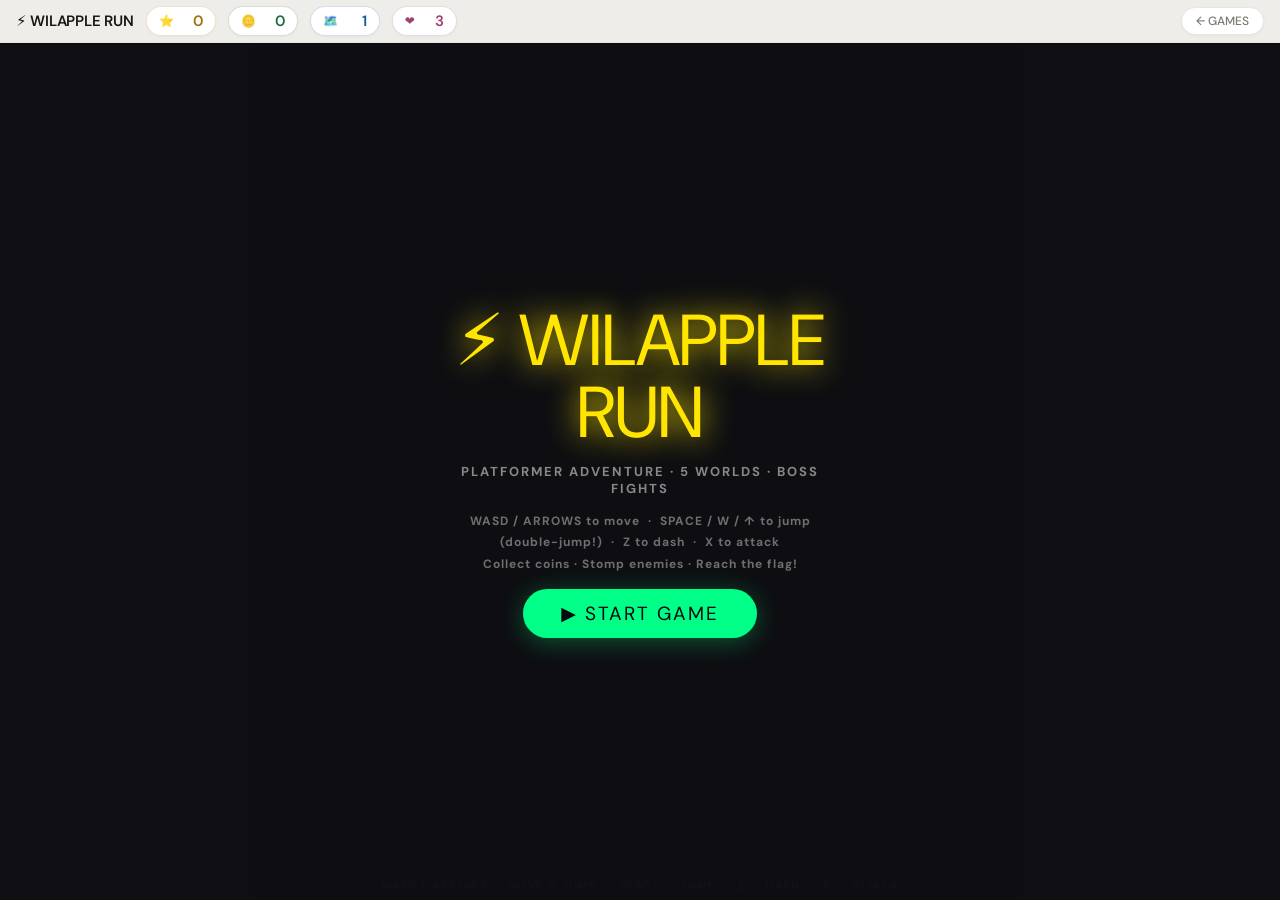
<file: wilapple-run.html>
<!DOCTYPE html>
<html lang="en">
<head>
<meta charset="UTF-8">
<meta name="viewport" content="width=device-width, initial-scale=1.0">
<title>Wilapple Run</title>
<link href="https://fonts.googleapis.com/css2?family=DM+Sans:opsz,wght@9..40,400;9..40,500;9..40,600&family=DM+Mono:wght@400;500&display=swap" rel="stylesheet">
<style>
*{box-sizing:border-box;margin:0;padding:0}
:root{
  --y:#FFE500;--p:#FF3CAC;--c:#00F0FF;--g:#00FF87;--o:#FF6B35;
  --dk:#0e0e16;--dr:#08080f;--v:#c084fc;
}
html,body{width:100%;height:100%;overflow:hidden;background:var(--dr);font-family:'DM Sans',system-ui,sans-serif;color:#fff}
#shell{display:flex;flex-direction:column;height:100vh}
#topbar{
  background:rgba(248,247,244,0.96);border-bottom:1px solid #e8e6df;
  padding:6px 16px;display:flex;align-items:center;gap:12px;flex-shrink:0;z-index:50;
}
.logo{font-family:'DM Sans',system-ui,sans-serif;font-size:15px;font-weight:600;color:#181712;text-shadow:none;letter-spacing:-.2px}
.hud-pill{
  display:flex;align-items:center;gap:5px;
  background:#ffffff;border:1px solid #e8e6df;box-shadow:0 1px 3px rgba(0,0,0,.04);
  border-radius:100px;padding:4px 12px;font-size:12px;font-weight:600;white-space:nowrap;color:#3a3830;
}
.hud-pill span{font-family:'DM Sans',system-ui,sans-serif;font-size:15px;min-width:24px;text-align:right}
.hp-gold{border-color:rgba(168,120,0,.2);color:#a07010}
.hp-lives{border-color:rgba(160,60,100,.2);color:#a0406e}
.hp-level{border-color:rgba(26,90,154,.2);color:#1a5a9a}
.hp-coins{border-color:rgba(34,100,60,.2);color:#1e6e44}
.spacer{flex:1}
#back-btn{
  font-family:'DM Sans',system-ui,sans-serif;font-size:12px;font-weight:500;padding:5px 14px;
  border-radius:100px;border:1px solid #e8e6df;
  background:#ffffff;color:#7a7870;
  cursor:pointer;transition:all .15s;text-decoration:none;box-shadow:0 1px 3px rgba(0,0,0,.04);
}
#back-btn:hover{background:#f1f0ec;color:#181712}
#cw{flex:1;position:relative;overflow:hidden;background:#000}
#gc{display:block;image-rendering:pixelated}
.screen{
  position:absolute;inset:0;display:flex;flex-direction:column;
  align-items:center;justify-content:center;gap:14px;
  background:rgba(15,15,20,.94);z-index:20;text-align:center;padding:20px;
}
.screen.hidden{display:none}
.screen-title{font-family:'DM Sans',system-ui,sans-serif;font-size:clamp(36px,6vw,72px);line-height:1;text-shadow:0 0 30px currentColor}
.screen-sub{font-size:13px;opacity:.5;letter-spacing:2px;font-weight:700;max-width:420px}
.screen-stats{display:flex;gap:12px;flex-wrap:wrap;justify-content:center;margin:4px 0}
.ss-box{background:rgba(255,255,255,.04);border:1px solid rgba(255,255,255,.08);border-radius:12px;padding:10px 18px}
.ss-v{font-family:'DM Sans',system-ui,sans-serif;font-size:26px}
.ss-l{font-size:9.5px;letter-spacing:2px;opacity:.35;font-weight:700}
.big-btn{
  font-family:'DM Sans',system-ui,sans-serif;font-size:19px;letter-spacing:2px;
  padding:12px 38px;border-radius:100px;border:none;cursor:pointer;
  transition:transform .15s,box-shadow .15s;
}
.big-btn.green{background:var(--g);color:var(--dr);box-shadow:0 4px 24px rgba(0,255,135,.3)}
.big-btn.green:hover{transform:scale(1.05);box-shadow:0 8px 32px rgba(0,255,135,.45)}
.big-btn.yellow{background:var(--y);color:var(--dr);box-shadow:0 4px 24px rgba(255,229,0,.3)}
.big-btn.yellow:hover{transform:scale(1.05);box-shadow:0 8px 32px rgba(255,229,0,.45)}
.big-btn.pink{background:var(--p);color:#fff;box-shadow:0 4px 24px rgba(255,60,172,.3)}
.big-btn.pink:hover{transform:scale(1.05)}
#ctrl-hint{
  position:absolute;bottom:8px;left:50%;transform:translateX(-50%);
  font-size:10.5px;opacity:.25;letter-spacing:1.5px;font-weight:700;
  white-space:nowrap;pointer-events:none;z-index:5;
}
#dpad{position:absolute;bottom:14px;left:14px;display:none;gap:0;z-index:10;}
#dpad button{
  width:46px;height:46px;background:rgba(255,255,255,.1);
  border:1.5px solid rgba(255,255,255,.2);border-radius:10px;
  color:#fff;font-size:18px;cursor:pointer;
  display:flex;align-items:center;justify-content:center;
  -webkit-tap-highlight-color:transparent;transition:background .1s;
}
#dpad button:active{background:rgba(255,255,255,.28)}
#dpad-grid{display:grid;grid-template-columns:46px 46px 46px;grid-template-rows:46px 46px;gap:4px}
#jump-btn{
  position:absolute;bottom:14px;right:14px;
  width:60px;height:60px;border-radius:50%;
  background:rgba(0,255,135,.2);border:2px solid rgba(0,255,135,.5);
  color:var(--g);font-size:22px;cursor:pointer;z-index:10;display:none;
  align-items:center;justify-content:center;
  -webkit-tap-highlight-color:transparent;
}
#jump-btn:active{background:rgba(0,255,135,.4)}
@media(max-width:700px),(pointer:coarse){
  #dpad{display:block}
  #jump-btn{display:flex}
  #ctrl-hint{display:none}
}
.blob{position:fixed;border-radius:50%;filter:blur(100px);opacity:.04;pointer-events:none;z-index:0;animation:bf 16s ease-in-out infinite alternate}
.b1{width:600px;height:600px;background:var(--p);top:-200px;left:-200px}
.b2{width:400px;height:400px;background:var(--c);bottom:-100px;right:-100px;animation-delay:6s}
@keyframes bf{from{transform:translate(0,0)}to{transform:translate(35px,25px)}}
</style>
</head>
<body>
<div class="blob b1"></div><div class="blob b2"></div>
<div id="shell">
  <div id="topbar">
    <div class="logo">⚡ WILAPPLE RUN</div>
    <div class="hud-pill hp-gold">⭐ <span id="hud-score">0</span></div>
    <div class="hud-pill hp-coins">🪙 <span id="hud-coins">0</span></div>
    <div class="hud-pill hp-level">🗺️ <span id="hud-level">1</span></div>
    <div class="hud-pill hp-lives">❤️ <span id="hud-lives">3</span></div>
    <div class="spacer"></div>
    <a href="games.html" id="back-btn">← GAMES</a>
  </div>
  <div id="cw">
    <canvas id="gc"></canvas>
    <div id="ctrl-hint">WASD / ARROWS — MOVE &amp; JUMP &nbsp;·&nbsp; SPACE — JUMP &nbsp;·&nbsp; Z — DASH &nbsp;·&nbsp; X — ATTACK</div>
    <div class="screen" id="scr-title">
      <div class="screen-title" style="color:var(--y)">⚡ WILAPPLE<br>RUN</div>
      <div class="screen-sub">PLATFORMER ADVENTURE · 5 WORLDS · BOSS FIGHTS</div>
      <div style="font-size:12px;opacity:.4;letter-spacing:1px;font-weight:700;max-width:380px;line-height:1.8">
        WASD / ARROWS to move &nbsp;·&nbsp; SPACE / W / ↑ to jump (double-jump!) &nbsp;·&nbsp; Z to dash &nbsp;·&nbsp; X to attack<br>
        Collect coins · Stomp enemies · Reach the flag!
      </div>
      <button class="big-btn green" onclick="startGame()">▶ START GAME</button>
    </div>
    <div class="screen hidden" id="scr-clear">
      <div class="screen-title" style="color:var(--g)">LEVEL<br>CLEAR!</div>
      <div class="screen-stats">
        <div class="ss-box"><div class="ss-v" id="clr-score" style="color:var(--y)">0</div><div class="ss-l">SCORE</div></div>
        <div class="ss-box"><div class="ss-v" id="clr-coins" style="color:var(--g)">0</div><div class="ss-l">COINS</div></div>
        <div class="ss-box"><div class="ss-v" id="clr-time" style="color:var(--c)">0s</div><div class="ss-l">TIME</div></div>
      </div>
      <button class="big-btn yellow" id="next-btn" onclick="nextLevel()">NEXT LEVEL →</button>
    </div>
    <div class="screen hidden" id="scr-gameover">
      <div class="screen-title" style="color:var(--p)">GAME<br>OVER</div>
      <div class="screen-stats">
        <div class="ss-box"><div class="ss-v" id="go-score" style="color:var(--y)">0</div><div class="ss-l">SCORE</div></div>
        <div class="ss-box"><div class="ss-v" id="go-level" style="color:var(--c)">1</div><div class="ss-l">REACHED</div></div>
        <div class="ss-box"><div class="ss-v" id="go-best" style="color:var(--v)">0</div><div class="ss-l">BEST</div></div>
      </div>
      <button class="big-btn pink" onclick="startGame()">↺ TRY AGAIN</button>
    </div>
    <div class="screen hidden" id="scr-win">
      <div class="screen-title" style="color:var(--y)">🏆 YOU<br>WIN!</div>
      <div class="screen-sub">ALL 5 WORLDS CONQUERED</div>
      <div class="screen-stats">
        <div class="ss-box"><div class="ss-v" id="win-score" style="color:var(--y)">0</div><div class="ss-l">TOTAL SCORE</div></div>
        <div class="ss-box"><div class="ss-v" id="win-coins" style="color:var(--g)">0</div><div class="ss-l">COINS</div></div>
      </div>
      <button class="big-btn yellow" onclick="startGame()">PLAY AGAIN</button>
    </div>
    <div id="dpad">
      <div id="dpad-grid">
        <div></div>
        <button id="dp-up" ontouchstart="keys.up=true" ontouchend="keys.up=false">▲</button>
        <div></div>
        <button id="dp-left" ontouchstart="keys.left=true" ontouchend="keys.left=false">◀</button>
        <button id="dp-down" ontouchstart="keys.down=true" ontouchend="keys.down=false">▼</button>
        <button id="dp-right" ontouchstart="keys.right=true" ontouchend="keys.right=false">▶</button>
      </div>
    </div>
    <button id="jump-btn" ontouchstart="keys.jump=true;keys.up=true" ontouchend="keys.jump=false;keys.up=false">↑</button>
  </div>
</div>

<script>
'use strict';
// ═══════════════════════════════════════════════════════════════════
//  WILAPPLE RUN — Fixed & Enhanced Platformer Engine
// ═══════════════════════════════════════════════════════════════════

const canvas = document.getElementById('gc');
const ctx    = canvas.getContext('2d');
const cw_el  = document.getElementById('cw');

// ── RESIZE ────────────────────────────────────────────────────────
let CW = 0, CH = 0;
function resize() {
  CW = cw_el.clientWidth;
  CH = cw_el.clientHeight;
  canvas.width  = CW;
  canvas.height = CH;
}
window.addEventListener('resize', () => { resize(); if(G) rebuildCamera(); });
resize();

// ── KEYS ──────────────────────────────────────────────────────────
const keys = { left:false, right:false, up:false, down:false, jump:false, dash:false, attack:false };
const keyMap = {
  ArrowLeft:'left', KeyA:'left',
  ArrowRight:'right', KeyD:'right',
  ArrowUp:'up', KeyW:'up', Space:'jump',
  ArrowDown:'down', KeyS:'down',
  KeyZ:'dash', KeyX:'attack',
};
const justPressed  = new Set();
const justReleased = new Set();
document.addEventListener('keydown', e => {
  const k = keyMap[e.code];
  if(k && !keys[k]) { keys[k] = true; justPressed.add(k); }
  if(e.code === 'Space') e.preventDefault();
});
document.addEventListener('keyup', e => {
  const k = keyMap[e.code];
  if(k) { keys[k] = false; justReleased.add(k); }
});

// ── CONSTANTS ─────────────────────────────────────────────────────
const TS         = 32;
const GRAV       = 0.65;   // stronger gravity = snappier feel
const JUMP_V     = -13.0;  // higher jump
const MOVE_SPEED = 4.2;
const DASH_SPEED = 10;
const DASH_DUR   = 0.13;
const DASH_CD    = 0.65;
const MAX_FALL   = 18;
const STOMP_BOUNCE = -9;
const JUMP_HOLD_GRAV = 0.28;   // lower grav while holding jump (variable height)
const JUMP_HOLD_MAX  = 0.22;   // max seconds of hold boost

const T = { AIR:0, SOLID:1, SPIKE:2, LAVA:3, COIN:4, SPRING:5, LADDER:6, BREAKABLE:7, ONEWAY:8, ICE:9, MUD:10, FLAG:11 };

// ── LEVEL DATA ────────────────────────────────────────────────────
const LEVELS = [
  {
    bgIdx: 0, tilePal: 'tile', music: 0,
    playerStart: {x:2,y:11},
    map: [
     [0,0,0,0,0,0,0,0,0,0,0,0,0,0,0,0,0,0,0,0,0,0,0,0,0,0,0,0,0,0,0,0,0,0,0,0,0,0,0,0],
     [0,0,0,0,0,0,0,0,0,0,0,0,0,0,0,0,0,0,0,0,0,0,0,0,0,0,0,0,0,0,0,0,0,0,0,0,0,0,0,0],
     [0,0,0,0,0,0,0,0,0,0,0,0,0,0,0,0,0,0,4,0,0,4,0,0,0,0,0,0,0,0,0,0,0,0,0,0,0,0,0,0],
     [0,0,0,0,0,0,0,0,0,0,0,0,0,0,0,0,0,1,1,1,1,1,1,0,0,0,0,0,0,0,0,0,0,0,0,0,0,0,0,0],
     [0,0,0,0,0,0,0,0,0,0,0,4,0,4,0,0,0,0,0,0,0,0,0,0,0,0,0,4,0,4,0,0,0,0,0,4,0,0,4,0],
     [0,0,0,0,0,0,0,0,0,0,1,1,1,1,1,0,0,0,0,0,0,0,0,0,1,1,1,1,1,1,1,0,0,0,1,1,1,1,1,1],
     [0,0,0,0,0,0,0,0,0,0,0,0,0,0,0,0,0,0,0,0,0,0,0,0,0,0,0,0,0,0,0,0,0,0,0,0,0,0,0,0],
     [0,0,0,0,0,0,0,0,0,0,0,0,0,0,0,0,0,0,0,0,0,0,0,0,0,0,0,0,0,0,0,0,0,0,0,0,0,0,0,0],
     [0,0,0,8,8,8,0,0,0,0,0,0,0,0,8,8,8,0,0,0,5,0,0,0,0,0,0,0,0,0,0,0,0,0,0,0,0,0,0,0],
     [0,0,0,0,0,0,0,0,0,0,0,0,0,0,0,0,0,0,0,0,0,0,0,0,0,0,0,0,0,0,0,0,0,0,0,0,0,0,0,0],
     [0,0,0,0,0,0,0,0,0,0,0,0,0,0,0,0,0,0,0,0,0,0,0,0,0,0,0,0,0,0,0,0,0,0,0,0,0,0,0,0],
     [0,0,4,0,0,4,0,4,0,0,0,0,0,0,0,0,0,0,0,0,0,0,0,0,0,0,0,0,0,0,0,0,0,0,0,0,0,0,11,0],
     [1,1,1,1,1,1,1,1,1,1,0,0,2,2,0,0,1,1,1,1,1,1,0,0,0,0,0,3,3,3,0,0,0,0,0,0,1,1,1,1],
     [1,1,1,1,1,1,1,1,1,1,0,0,0,0,0,0,1,1,1,1,1,1,1,0,0,0,1,1,1,1,1,0,0,0,1,1,1,1,1,1],
     [1,1,1,1,1,1,1,1,1,1,1,1,1,1,1,1,1,1,1,1,1,1,1,1,1,1,1,1,1,1,1,1,1,1,1,1,1,1,1,1],
     [1,1,1,1,1,1,1,1,1,1,1,1,1,1,1,1,1,1,1,1,1,1,1,1,1,1,1,1,1,1,1,1,1,1,1,1,1,1,1,1],
    ],
    enemies: [
      {type:'walker',tx:6, ty:11,dir:1, patrolMin:4, patrolMax:9},
      {type:'walker',tx:18,ty:12,dir:1, patrolMin:16,patrolMax:21},
      {type:'jumper',tx:26,ty:12,dir:1, patrolMin:24,patrolMax:30},
      {type:'flyer', tx:32,ty:9, dir:1, patrolMin:32,patrolMax:39},
    ],
  },
  {
    bgIdx: 1, tilePal: 'tile2', music: 1,
    playerStart: {x:2,y:10},
    map: [
     [0,0,0,0,0,0,0,0,0,0,0,0,0,0,0,0,0,0,0,0,0,0,0,0,0,0,0,0,0,0,0,0,0,0,0,0,0,0,0,0],
     [0,0,0,0,0,0,0,0,0,0,0,0,0,0,0,0,0,0,0,0,0,0,0,0,0,0,0,0,0,0,0,0,0,0,0,0,0,0,0,0],
     [1,1,0,0,0,0,1,1,1,1,1,0,0,0,0,0,0,0,0,0,0,0,0,0,0,0,0,0,0,0,0,0,0,0,0,0,0,0,0,0],
     [0,0,0,0,4,0,0,0,0,0,0,0,0,0,0,0,0,4,4,4,0,0,0,0,0,0,0,0,0,0,0,0,0,0,0,0,0,0,0,0],
     [0,0,0,1,1,1,0,0,0,0,0,0,0,0,0,1,1,1,1,1,1,0,0,0,0,0,0,0,0,4,0,4,0,0,0,0,0,0,0,0],
     [0,0,0,0,0,0,0,0,0,0,0,0,0,0,0,0,0,0,0,0,0,0,0,0,0,0,0,0,1,1,1,1,1,0,0,0,0,0,0,0],
     [0,0,0,0,0,0,0,7,7,7,0,0,0,0,0,0,0,0,0,0,0,0,0,0,0,0,0,0,0,0,0,0,0,0,0,0,0,0,0,0],
     [0,0,0,0,0,0,0,0,0,0,0,0,0,0,0,0,0,0,0,0,0,0,0,8,8,8,0,0,0,0,0,0,0,0,0,0,0,0,0,0],
     [0,0,0,0,0,0,0,0,0,0,0,0,0,0,0,0,0,0,0,0,0,0,0,0,0,0,0,0,0,0,0,0,0,0,0,0,0,0,0,0],
     [0,0,0,0,0,0,0,0,0,0,0,0,0,5,0,0,0,0,0,0,0,0,0,0,0,0,0,0,0,0,0,0,0,0,0,0,0,0,0,0],
     [0,0,0,4,0,4,0,0,0,0,0,0,1,1,1,1,0,0,0,0,0,0,0,0,0,0,0,0,0,0,0,0,0,0,0,0,0,0,11,0],
     [1,1,1,1,1,1,1,0,2,2,0,0,0,0,0,0,0,0,3,3,3,0,0,0,1,1,0,0,0,0,1,1,0,0,0,0,1,1,1,1],
     [1,1,1,1,1,1,1,0,0,0,0,0,0,0,0,0,0,1,1,1,1,1,0,0,0,0,0,0,0,0,0,0,0,0,0,0,1,1,1,1],
     [1,1,1,1,1,1,1,1,1,1,1,1,1,1,1,1,1,1,1,1,1,1,1,1,1,1,1,1,1,1,1,1,1,1,1,1,1,1,1,1],
    ],
    enemies: [
      {type:'walker',tx:5, ty:10,dir:1, patrolMin:3, patrolMax:7},
      {type:'walker',tx:14,ty:10,dir:-1,patrolMin:12,patrolMax:15},
      {type:'jumper',tx:21,ty:10,dir:1, patrolMin:18,patrolMax:23},
      {type:'flyer', tx:28,ty:7, dir:1, patrolMin:26,patrolMax:34},
      {type:'walker',tx:35,ty:10,dir:1, patrolMin:33,patrolMax:38},
    ],
  },
  {
    bgIdx: 2, tilePal: 'tile3', music: 2,
    playerStart: {x:2,y:10},
    map: [
     [0,0,0,0,0,0,0,0,0,0,0,0,0,0,0,0,0,0,0,0,0,0,0,0,0,0,0,0,0,0,0,0,0,0,0,0,0,0,0,0],
     [0,0,0,0,0,0,0,0,0,0,0,0,0,0,0,0,0,0,0,0,0,0,0,0,0,0,0,0,0,0,0,0,0,0,0,0,0,0,0,0],
     [0,0,0,0,0,0,0,0,0,0,0,0,0,0,0,0,0,0,0,0,0,0,0,0,0,0,0,4,4,0,0,0,0,0,0,0,0,0,0,0],
     [0,0,0,0,0,0,9,9,9,9,0,0,0,0,0,0,0,0,0,0,0,0,0,0,0,0,9,9,9,9,0,0,0,0,0,0,0,0,0,0],
     [0,0,0,0,0,0,0,0,0,0,0,0,0,4,0,0,4,0,0,0,0,0,0,0,0,0,0,0,0,0,0,0,0,0,4,0,0,4,0,0],
     [0,0,0,0,9,9,0,0,0,0,0,0,9,9,9,9,9,9,0,0,0,0,0,0,9,9,0,0,0,0,0,0,9,9,9,9,9,9,0,0],
     [0,0,0,0,0,0,0,0,0,0,0,0,0,0,0,0,0,0,0,0,0,0,0,0,0,0,0,0,0,0,0,0,0,0,0,0,0,0,0,0],
     [0,0,0,0,0,0,0,0,0,0,0,0,0,0,0,0,0,0,5,0,0,0,0,0,0,0,0,0,0,0,0,0,0,0,0,0,0,0,0,0],
     [0,0,0,0,0,0,0,0,2,2,0,0,0,0,0,0,0,9,9,9,9,0,0,0,0,0,0,0,0,0,0,0,0,0,0,0,0,0,0,0],
     [0,0,0,0,0,0,0,0,0,0,0,0,0,0,0,0,0,0,0,0,0,0,0,0,0,0,0,0,0,0,0,0,0,0,0,0,0,0,0,0],
     [0,0,4,0,0,4,0,0,0,0,0,0,0,0,0,0,0,0,0,0,0,0,0,0,0,0,0,0,0,0,0,0,0,0,0,0,0,0,11,0],
     [1,1,1,1,1,1,1,0,0,0,0,0,0,0,0,3,3,3,0,0,0,1,1,0,0,0,1,1,0,0,0,0,1,1,0,0,0,1,1,1],
     [1,1,1,1,1,1,1,0,0,0,0,0,0,0,0,0,0,0,0,0,0,0,0,0,0,0,0,0,0,0,0,0,0,0,0,0,0,1,1,1],
     [1,1,1,1,1,1,1,1,1,1,1,1,1,1,1,1,1,1,1,1,1,1,1,1,1,1,1,1,1,1,1,1,1,1,1,1,1,1,1,1],
    ],
    enemies: [
      {type:'walker',tx:5, ty:10,dir:1, patrolMin:2, patrolMax:6},
      {type:'flyer', tx:12,ty:6, dir:1, patrolMin:8, patrolMax:16},
      {type:'jumper',tx:22,ty:10,dir:1, patrolMin:20,patrolMax:26},
      {type:'flyer', tx:30,ty:5, dir:-1,patrolMin:27,patrolMax:36},
      {type:'walker',tx:37,ty:10,dir:-1,patrolMin:35,patrolMax:39},
    ],
  },
  {
    bgIdx: 3, tilePal: 'tile4', music: 3,
    playerStart: {x:1,y:10},
    map: [
     [0,0,0,0,0,0,0,0,0,0,0,0,0,0,0,0,0,0,0,0,0,0,0,0,0,0,0,0,0,0,0,0,0,0,0,0,0,0,0,0],
     [0,0,0,0,0,0,0,0,0,0,0,0,0,0,0,0,0,0,0,0,0,0,0,0,0,0,0,0,0,0,0,0,0,0,0,0,0,0,0,0],
     [0,0,0,0,0,0,0,0,0,0,0,0,0,0,0,0,0,0,0,0,0,0,0,0,0,0,4,0,4,0,0,0,0,0,0,0,0,0,0,0],
     [0,0,0,0,0,0,0,0,0,0,0,0,0,0,0,0,0,0,0,0,0,0,0,0,0,1,1,1,1,1,0,0,0,0,0,0,0,0,0,0],
     [0,0,0,0,4,0,0,0,0,0,0,0,4,0,4,0,0,0,0,0,0,0,0,0,0,0,0,0,0,0,0,0,0,0,0,4,0,4,0,0],
     [0,0,1,1,1,0,0,0,0,0,0,1,1,1,1,1,1,0,0,0,0,0,0,0,0,0,0,0,0,0,0,0,1,1,1,1,1,1,0,0],
     [0,0,0,0,0,0,0,0,0,0,0,0,0,0,0,0,0,0,0,0,0,0,0,0,0,0,0,0,0,0,0,0,0,0,0,0,0,0,0,0],
     [0,0,0,0,0,0,0,0,0,0,0,0,0,0,0,0,0,0,0,0,8,8,8,0,0,0,0,0,0,0,0,0,0,0,0,0,0,0,0,0],
     [0,0,0,0,0,0,0,0,0,0,0,0,0,0,0,0,0,0,0,0,0,0,0,0,0,0,0,0,0,0,0,0,0,0,0,0,0,0,0,0],
     [0,0,4,0,4,0,0,0,0,0,0,0,0,0,0,0,0,0,0,0,0,0,0,0,0,0,0,0,0,0,0,0,0,0,0,0,0,0,11,0],
     [1,1,1,1,1,0,0,2,2,0,0,0,0,0,0,0,0,1,1,1,0,0,0,1,0,0,0,0,1,1,0,0,0,0,1,1,1,1,1,1],
     [1,1,1,1,1,3,3,3,3,3,3,3,3,3,3,3,1,1,1,1,0,0,0,0,0,0,0,0,0,0,3,3,3,0,1,1,1,1,1,1],
     [1,1,1,1,1,1,1,1,1,1,1,1,1,1,1,1,1,1,1,1,1,1,1,1,1,1,1,1,1,1,1,1,1,1,1,1,1,1,1,1],
    ],
    enemies: [
      {type:'walker',tx:4, ty:10,dir:1, patrolMin:2, patrolMax:5},
      {type:'flyer', tx:10,ty:6, dir:1, patrolMin:6, patrolMax:15},
      {type:'jumper',tx:20,ty:10,dir:1, patrolMin:17,patrolMax:23},
      {type:'flyer', tx:25,ty:8, dir:-1,patrolMin:22,patrolMax:29},
      {type:'walker',tx:31,ty:10,dir:1, patrolMin:29,patrolMax:34},
      {type:'jumper',tx:37,ty:10,dir:-1,patrolMin:34,patrolMax:39},
    ],
  },
  {
    bgIdx: 4, tilePal: 'tile5', music: 4,
    playerStart: {x:1,y:10},
    map: [
     [0,0,0,0,0,0,0,0,0,0,0,0,0,0,0,0,0,0,0,0,0,0,0,0,0,0,0,0,0,0,0,0,0,0,0,0,0,0,0,0],
     [0,0,0,0,0,0,0,0,0,0,0,0,0,0,0,0,0,0,0,0,0,0,0,0,0,0,0,0,0,0,0,0,0,0,0,0,0,0,0,0],
     [0,0,0,0,0,0,0,0,0,0,0,0,0,0,0,0,0,0,0,0,0,0,0,4,4,4,0,0,0,0,0,0,0,0,0,0,0,0,0,0],
     [0,0,0,0,0,0,0,0,0,0,1,1,1,0,0,0,0,0,0,0,0,0,1,1,1,1,1,0,0,0,0,0,0,0,0,0,0,0,0,0],
     [0,0,0,4,0,4,0,0,0,0,0,0,0,0,0,0,0,0,0,0,0,0,0,0,0,0,0,0,0,0,4,0,0,4,0,0,0,0,0,0],
     [0,0,1,1,1,1,1,0,0,0,0,0,0,0,0,0,0,0,0,0,0,0,0,0,0,0,0,0,0,1,1,1,1,1,1,0,0,0,0,0],
     [0,0,0,0,0,0,0,0,0,0,0,0,0,0,2,2,0,0,0,0,0,0,0,0,0,0,0,0,0,0,0,0,0,0,0,0,0,0,0,0],
     [0,0,0,0,0,0,0,0,0,0,0,0,1,1,1,1,1,1,0,0,0,0,0,0,0,0,0,0,0,0,0,0,0,0,0,0,0,0,0,0],
     [0,0,0,0,0,0,0,0,0,0,0,0,0,0,0,0,0,0,0,0,5,0,0,0,0,0,0,0,0,0,0,0,0,0,0,0,0,0,0,0],
     [0,0,0,0,0,0,0,0,0,0,0,0,0,0,0,0,0,0,0,1,1,1,1,0,0,0,0,0,0,0,0,0,0,0,0,0,0,0,0,0],
     [0,0,4,0,0,4,0,0,0,0,0,0,0,0,0,0,0,0,0,0,0,0,0,0,0,0,0,0,0,0,0,0,0,0,0,0,0,0,11,0],
     [1,1,1,1,1,1,1,0,0,2,0,0,0,0,0,0,0,0,0,0,0,0,0,0,1,1,0,0,0,0,0,0,1,1,0,0,1,1,1,1],
     [1,1,1,1,1,1,1,3,3,3,3,3,0,0,0,0,0,0,0,0,0,0,0,0,0,0,0,0,0,0,0,0,0,0,0,0,1,1,1,1],
     [1,1,1,1,1,1,1,1,1,1,1,1,1,1,1,1,1,1,1,1,1,1,1,1,1,1,1,1,1,1,1,1,1,1,1,1,1,1,1,1],
    ],
    enemies: [
      {type:'walker',tx:5, ty:10,dir:1, patrolMin:2, patrolMax:6},
      {type:'flyer', tx:9, ty:6, dir:1, patrolMin:6, patrolMax:13},
      {type:'jumper',tx:15,ty:6, dir:1, patrolMin:12,patrolMax:18},
      {type:'flyer', tx:22,ty:5, dir:-1,patrolMin:20,patrolMax:28},
      {type:'walker',tx:30,ty:5, dir:1, patrolMin:28,patrolMax:35},
      {type:'jumper',tx:36,ty:10,dir:-1,patrolMin:33,patrolMax:39},
      {type:'flyer', tx:38,ty:3, dir:-1,patrolMin:33,patrolMax:39},
    ],
  },
];

// ── GAME STATE ────────────────────────────────────────────────────
let G = null;

function createGameState(levelIdx) {
  const lvl = LEVELS[levelIdx];
  const startX = lvl.playerStart.x * TS;
  const startY = lvl.playerStart.y * TS - TS;
  const enemies = lvl.enemies.map(e => ({
    ...e,
    x: e.tx * TS, y: e.ty * TS - TS,
    vx: e.dir * 1.6, vy: 0,
    hp: 1, maxHp: 1,
    dead: false, deadTimer: 0,
    jumpCd: 0, attackCd: 0,
    w: TS, h: TS,
    stun: 0, flyTimer: 0,
  }));
  const map = lvl.map.map(row => [...row]);
  return {
    levelIdx, map, enemies,
    particles: [], floats: [],
    score: 0, coins_total: 0,
    lives: G ? G.lives : 3,
    totalScore: G ? G.totalScore : 0,
    totalCoins: G ? G.totalCoins : 0,
    best: G ? G.best : 0,
    levelStartTime: Date.now(),
    dead: false, deadTimer: 0,
    won: false,
    camX: 0, camY: 0,
    player: {
      x: startX, y: startY,
      vx: 0, vy: 0,
      w: 26, h: 30,
      onGround: false,
      jumpsLeft: 2,
      facing: 1,
      dashCd: 0, dashTimer: 0, dashing: false,
      attackTimer: 0,
      invTimer: 0,
      hp: 3, maxHp: 3,
      coyoteTime: 0,
      jumpBuffered: false,
      jumpBufTime: 0,
      jumpHeldTime: 0,
      jumpHeld: false,
      state: 'idle',
      animFrame: 0, animTimer: 0,
    },
  };
}

function startGame() {
  const best = parseInt(localStorage.getItem('wpr_best') || '0');
  G = createGameState(0);
  G.lives = 3;
  G.totalScore = 0;
  G.totalCoins = 0;
  G.best = best;
  hideAll();
}

function nextLevel() {
  const nextIdx = G.levelIdx + 1;
  const prevScore = G.totalScore + G.score;
  const prevCoins = G.totalCoins + G.coins_total;
  const prevLives = G.lives;
  const prevBest  = G.best;
  if (nextIdx >= LEVELS.length) { showWin(); return; }
  G = createGameState(nextIdx);
  G.totalScore = prevScore;
  G.totalCoins = prevCoins;
  G.lives = prevLives;
  G.best  = prevBest;
  hideAll();
}

function hideAll() {
  ['scr-title','scr-clear','scr-gameover','scr-win'].forEach(id =>
    document.getElementById(id).classList.add('hidden'));
}

// ── MAP HELPERS ───────────────────────────────────────────────────
function getTile(map, tx, ty) {
  if (ty < 0) return T.AIR;
  if (ty >= map.length) return T.SOLID;
  if (tx < 0 || tx >= map[0].length) return T.SOLID;
  return map[ty][tx];
}
function isSolid(tile) {
  return tile === T.SOLID || tile === T.BREAKABLE || tile === T.ICE || tile === T.MUD;
}
function isLethal(tile) {
  return tile === T.SPIKE || tile === T.LAVA;
}

// ── PHYSICS & COLLISION ───────────────────────────────────────────
function moveEntity(e, map, isPlayer) {
  const { w, h } = e;
  const py = e.y;

  // Horizontal
  e.x += e.vx;
  const txL  = Math.floor(e.x / TS);
  const txR  = Math.floor((e.x + w - 1) / TS);
  const tyTop = Math.floor(e.y / TS);
  const tyBot = Math.floor((e.y + h - 1) / TS);
  for (let ty = tyTop; ty <= tyBot; ty++) {
    const tL = getTile(map, txL, ty);
    const tR = getTile(map, txR, ty);
    if (isSolid(tL) || isSolid(tR)) {
      if (e.vx < 0) e.x = (txL + 1) * TS;
      else if (e.vx > 0) e.x = txR * TS - w;
      e.vx = 0;
      break;
    }
  }

  // Vertical
  e.y += e.vy;
  const txL2  = Math.floor(e.x / TS);
  const txR2  = Math.floor((e.x + w - 1) / TS);
  const tyTop2 = Math.floor(e.y / TS);
  const tyBot2 = Math.floor((e.y + h - 1) / TS);
  e.onGround = false;

  for (let tx = txL2; tx <= txR2; tx++) {
    const tTop = getTile(map, tx, tyTop2);
    const tBot = getTile(map, tx, tyBot2);

    if (e.vy > 0 && isSolid(tBot)) {
      e.y = tyBot2 * TS - h;
      e.vy = 0;
      e.onGround = true;
      if (tBot === T.SPRING) {
        const sv = isPlayer ? -18 : -11;
        e.vy = sv;
        e.onGround = false;
        if (isPlayer) { e.jumpsLeft = 2; spawnParticles(e.x+w/2, e.y+h, '#00FF87', 10, 80); }
      }
      if (tBot === T.ICE)  e.vx *= 0.98;
      if (tBot === T.MUD)  e.vx *= 0.65;
      break;
    }
    if (e.vy > 0 && tBot === T.ONEWAY && py + h <= tyBot2 * TS) {
      e.y = tyBot2 * TS - h;
      e.vy = 0;
      e.onGround = true;
      break;
    }
    if (e.vy < 0 && isSolid(tTop)) {
      e.y = (tyTop2 + 1) * TS;
      e.vy = 0;
      break;
    }
  }
}

// ── PLAYER UPDATE ─────────────────────────────────────────────────
function updatePlayer(dt) {
  const p = G.player;
  const map = G.map;

  if (G.dead) {
    G.deadTimer -= dt;
    if (G.deadTimer <= 0) doGameOver();
    return;
  }

  // Timers
  if (p.dashCd > 0)    p.dashCd    -= dt;
  if (p.dashTimer > 0) p.dashTimer -= dt;
  if (p.attackTimer>0) p.attackTimer -= dt;
  if (p.invTimer > 0)  p.invTimer  -= dt;
  if (p.coyoteTime>0)  p.coyoteTime -= dt;
  if (p.jumpBufTime>0) p.jumpBufTime -= dt;

  const wasOnGround = p.onGround;

  if (p.dashing) {
    if (p.dashTimer <= 0) {
      p.dashing = false;
      p.vx *= 0.25;
    } else {
      p.vx = p.facing * DASH_SPEED;
      p.vy = 0;
      spawnParticles(p.x + p.w/2, p.y + p.h/2, '#00F0FF', 2, 30);
    }
  } else {
    // Horizontal
    let moveX = 0;
    if (keys.left)  { moveX = -1; p.facing = -1; }
    if (keys.right) { moveX =  1; p.facing =  1; }

    if (moveX !== 0) {
      const accel = p.onGround ? 2.0 : 1.2;
      p.vx += moveX * accel;
      p.vx = Math.max(-MOVE_SPEED, Math.min(MOVE_SPEED, p.vx));
    } else {
      p.vx *= p.onGround ? 0.72 : 0.88;
      if (Math.abs(p.vx) < 0.1) p.vx = 0;
    }

    // Variable-height gravity: lighter while holding jump on the way up
    const holdingJump = keys.up || keys.jump;
    if (!p.onGround && p.vy < 0 && holdingJump && p.jumpHeld) {
      p.jumpHeldTime += dt;
      if (p.jumpHeldTime < JUMP_HOLD_MAX) {
        p.vy += JUMP_HOLD_GRAV;
      } else {
        p.vy += GRAV;
      }
    } else {
      p.vy += GRAV;
      if (!holdingJump) p.jumpHeld = false;
    }
    if (p.vy > MAX_FALL) p.vy = MAX_FALL;
  }

  // Jump buffering
  if (justPressed.has('up') || justPressed.has('jump')) {
    p.jumpBufTime = 0.14;
    p.jumpBuffered = true;
  }

  // Coyote time
  if (wasOnGround && !p.onGround) p.coyoteTime = 0.12;

  // Jump execution
  if (p.jumpBuffered && p.jumpBufTime > 0 && (p.onGround || p.coyoteTime > 0 || p.jumpsLeft > 0)) {
    if (p.onGround || p.coyoteTime > 0) p.jumpsLeft = 2;
    if (p.jumpsLeft > 0) {
      p.vy = JUMP_V;
      p.jumpsLeft--;
      p.jumpBuffered = false;
      p.jumpBufTime = 0;
      p.coyoteTime = 0;
      p.jumpHeld = true;
      p.jumpHeldTime = 0;
      spawnParticles(p.x + p.w/2, p.y + p.h, '#FFE500', 6, 50);
      if (p.jumpsLeft === 0) {
        for (let i=0;i<12;i++) spawnParticles(p.x+p.w/2, p.y+p.h/2, '#c084fc', 4, 60);
      }
    }
  }

  // Dash
  if (justPressed.has('dash') && p.dashCd <= 0 && !p.dashing) {
    p.dashing = true;
    p.dashTimer = DASH_DUR;
    p.dashCd = DASH_CD;
    p.vy = 0;
    for (let i=0;i<10;i++) spawnParticles(p.x+p.w/2, p.y+p.h/2, '#00F0FF', 3, 80);
  }

  // Attack
  if (justPressed.has('attack') && p.attackTimer <= 0) {
    p.attackTimer = 0.25;
    spawnParticles(p.x+(p.facing>0?p.w:0), p.y+p.h/2, '#FF3CAC', 6, 60);
    const atkX = p.x + (p.facing > 0 ? p.w : -TS*1.2);
    const atkRect = {x: atkX, y: p.y, w: TS*1.2, h: p.h};
    for (const e of G.enemies) {
      if (!e.dead && rectsOverlap(atkRect, e)) hitEnemy(e, 10);
    }
    const atkTx = Math.floor((p.facing > 0 ? p.x + p.w + 4 : p.x - 4) / TS);
    const atkTy = Math.floor((p.y + p.h/2) / TS);
    if (getTile(map, atkTx, atkTy) === T.BREAKABLE) {
      map[atkTy][atkTx] = T.AIR;
      for (let i=0;i<10;i++) spawnParticles(atkTx*TS+TS/2, atkTy*TS+TS/2, '#FF6B35', 4, 70);
      addFloat(atkTx*TS+TS/2, atkTy*TS, '+10', '#FF6B35');
      G.score += 10;
    }
  }

  moveEntity(p, map, true);

  if (p.onGround && !wasOnGround) {
    p.jumpsLeft = 2;
    p.coyoteTime = 0;
    // Land dust
    spawnParticles(p.x+p.w/2, p.y+p.h, 'rgba(255,255,255,0.4)', 4, 30);
  }

  // Pit death
  if (p.y > G.map.length * TS + 96) { killPlayer(); return; }

  // Lethal tiles
  const ptx = Math.floor((p.x + p.w/2) / TS);
  const pty = Math.floor((p.y + p.h - 2) / TS);
  if (isLethal(getTile(map,ptx,pty)) || isLethal(getTile(map,ptx,pty-1))) {
    if (p.invTimer <= 0) { killPlayer(); return; }
  }

  // Coins
  for (let ty = Math.floor(p.y/TS); ty <= Math.floor((p.y+p.h-1)/TS); ty++) {
    for (let tx = Math.floor(p.x/TS); tx <= Math.floor((p.x+p.w-1)/TS); tx++) {
      if (getTile(map,tx,ty) === T.COIN) {
        map[ty][tx] = T.AIR;
        G.score += 50;
        G.coins_total++;
        spawnParticles(tx*TS+TS/2, ty*TS+TS/2, '#FFE500', 10, 70);
        addFloat(tx*TS+TS/2, ty*TS, '+50', '#FFE500');
        triggerShake(1.5, 0.08);
      }
    }
  }

  // Flag
  for (let ty = Math.floor(p.y/TS); ty <= Math.floor((p.y+p.h-1)/TS); ty++) {
    for (let tx = Math.floor(p.x/TS); tx <= Math.floor((p.x+p.w-1)/TS); tx++) {
      if (getTile(map,tx,ty) === T.FLAG) { if (!G.won) levelWon(); }
    }
  }

  // Enemy collision
  if (p.invTimer <= 0) {
    for (const e of G.enemies) {
      if (e.dead) continue;
      if (rectsOverlap(p, e)) {
        if (p.vy > 0 && p.y + p.h < e.y + e.h * 0.65) {
          stompEnemy(e);
          p.vy = STOMP_BOUNCE;
        } else if (p.attackTimer > 0) {
          hitEnemy(e, 10);
        } else {
          hurtPlayer();
        }
      }
    }
  }

  // State
  p.animTimer += dt;
  if (p.animTimer > 0.1) { p.animFrame = (p.animFrame + 1) % 4; p.animTimer = 0; }
  if      (p.dashing)          p.state = 'dash';
  else if (p.attackTimer > 0)  p.state = 'attack';
  else if (!p.onGround)        p.state = p.vy < 0 ? 'jump' : 'fall';
  else if (Math.abs(p.vx)>0.3) p.state = 'run';
  else                          p.state = 'idle';
}

function hurtPlayer() {
  const p = G.player;
  p.hp--;
  p.invTimer = 1.5;
  p.vy = -7;
  p.vx = -p.facing * 5;
  p.state = 'hurt';
  triggerShake(5, 0.2);
  for (let i=0;i<14;i++) spawnParticles(p.x+p.w/2, p.y+p.h/2, '#FF3CAC', 5, 90);
  if (p.hp <= 0) killPlayer();
}

function killPlayer() {
  if (G.dead) return;
  G.dead = true;
  G.deadTimer = 1.4;
  G.lives--;
  G.player.state = 'dead';
  triggerShake(8, 0.4);
  for (let i=0;i<25;i++) spawnParticles(G.player.x+G.player.w/2, G.player.y+G.player.h/2, '#FF3CAC', 6, 110);
}

function doGameOver() {
  const best = G.best || 0;
  const finalScore = G.totalScore + G.score;
  if (finalScore > best) localStorage.setItem('wpr_best', finalScore);
  document.getElementById('go-score').textContent = finalScore;
  document.getElementById('go-level').textContent = 'LV' + (G.levelIdx + 1);
  document.getElementById('go-best').textContent = Math.max(finalScore, best);
  if (G.lives <= 0) {
    document.getElementById('scr-gameover').classList.remove('hidden');
  } else {
    const prevLives = G.lives;
    const prevTotal = G.totalScore;
    const prevCoins = G.totalCoins;
    const prevBest  = G.best;
    G = createGameState(G.levelIdx);
    G.lives = prevLives;
    G.totalScore = prevTotal;
    G.totalCoins = prevCoins;
    G.best = prevBest;
  }
}

function levelWon() {
  if (G.won) return;
  G.won = true;
  const elapsed = Math.round((Date.now() - G.levelStartTime) / 1000);
  const timeBonus = Math.max(0, (120 - elapsed) * 5);
  G.score += timeBonus;
  document.getElementById('clr-score').textContent = G.score;
  document.getElementById('clr-coins').textContent = G.coins_total;
  document.getElementById('clr-time').textContent = elapsed + 's';
  document.getElementById('next-btn').textContent =
    G.levelIdx + 1 >= LEVELS.length ? '🏆 FINISH!' : 'NEXT LEVEL →';
  triggerShake(4, 0.3);
  for (let i=0;i<40;i++) spawnParticles(
    G.player.x+G.player.w/2, G.player.y+G.player.h/2,
    ['#FFE500','#00FF87','#FF3CAC','#00F0FF'][i%4], 5, 120);
  setTimeout(() => document.getElementById('scr-clear').classList.remove('hidden'), 800);
}

function showWin() {
  const finalScore = (G?.totalScore||0)+(G?.score||0);
  const finalCoins = (G?.totalCoins||0)+(G?.coins_total||0);
  const best = G?.best||0;
  if (finalScore > best) localStorage.setItem('wpr_best', finalScore);
  document.getElementById('win-score').textContent = finalScore;
  document.getElementById('win-coins').textContent = finalCoins;
  document.getElementById('scr-win').classList.remove('hidden');
}

// ── ENEMIES ───────────────────────────────────────────────────────
function updateEnemies(dt) {
  for (const e of G.enemies) {
    if (e.dead) {
      e.deadTimer -= dt;
      e.vy += GRAV;
      e.y += e.vy;
      e.vy = Math.min(e.vy, MAX_FALL);
      continue;
    }
    if (e.stun > 0) { e.stun -= dt; continue; }
    if (e.jumpCd > 0) e.jumpCd -= dt;

    switch(e.type) {
      case 'walker': {
        e.vx = e.dir * 1.6;
        e.vy += GRAV;
        if (e.vy > MAX_FALL) e.vy = MAX_FALL;
        moveEntity(e, G.map, false);
        const atEdge = e.x <= e.patrolMin * TS || e.x + e.w >= e.patrolMax * TS;
        if (atEdge || e.vx === 0) { e.dir *= -1; }
        break;
      }
      case 'jumper': {
        e.vx = e.dir * 1.4;
        e.vy += GRAV;
        if (e.vy > MAX_FALL) e.vy = MAX_FALL;
        moveEntity(e, G.map, false);
        const atEdge2 = e.x <= e.patrolMin * TS || e.x + e.w >= e.patrolMax * TS;
        if (atEdge2 || e.vx === 0) e.dir *= -1;
        if (e.onGround && e.jumpCd <= 0) { e.vy = -8.5; e.jumpCd = 1.6; }
        break;
      }
      case 'flyer': {
        e.flyTimer += dt;
        e.vx = e.dir * 1.8;
        e.vy = Math.sin(e.flyTimer * 2.5) * 2;
        e.x += e.vx;
        e.y += e.vy;
        if (e.x <= e.patrolMin*TS || e.x+e.w >= e.patrolMax*TS) e.dir *= -1;
        break;
      }
    }
    e.x = Math.max(0, e.x);
  }
}

function stompEnemy(e) {
  e.dead = true; e.deadTimer = 0.6; e.vy = -5;
  G.score += 100;
  spawnParticles(e.x+e.w/2, e.y+e.h/2, '#FF6B35', 14, 80);
  addFloat(e.x+e.w/2, e.y, '+100', '#FF6B35');
  addCombo(e.x+e.w/2, e.y);
  triggerShake(3, 0.14);
}

function hitEnemy(e, dmg) {
  e.hp -= dmg;
  e.stun = 0.3;
  spawnParticles(e.x+e.w/2, e.y+e.h/2, '#FF3CAC', 8, 60);
  if (e.hp <= 0) {
    e.dead = true; e.deadTimer = 0.6; e.vy = -5;
    G.score += 100;
    spawnParticles(e.x+e.w/2, e.y+e.h/2, '#FF3CAC', 18, 100);
    addFloat(e.x+e.w/2, e.y, '+100', '#FF3CAC');
    addCombo(e.x+e.w/2, e.y);
    triggerShake(3, 0.14);
  }
}

// ── COMBO ─────────────────────────────────────────────────────────
let combo = 0, comboTimer = 0;
function addCombo(x, y) {
  combo++; comboTimer = 2.5;
  if (combo > 1) {
    const bonus = combo * 25; G.score += bonus;
    addFloat(x, y-16, 'x'+combo+' COMBO! +'+bonus, '#FFE500');
    for (let i=0;i<combo*2;i++) spawnParticles(x, y, '#FFE500', 3, 50);
  }
}
function updateCombo(dt) {
  if (comboTimer > 0) { comboTimer -= dt; if (comboTimer <= 0) combo = 0; }
}

// ── PARTICLES ─────────────────────────────────────────────────────
function spawnParticles(x, y, color, count, speed) {
  for (let i=0; i<count; i++) {
    const a = Math.random() * Math.PI * 2;
    const sp = speed * (0.3 + Math.random() * 0.7);
    G.particles.push({
      x, y,
      vx: Math.cos(a) * sp * 0.06,
      vy: Math.sin(a) * sp * 0.06 - 1,
      life: 0.4 + Math.random() * 0.5,
      maxLife: 0.9,
      color,
      size: 2 + Math.random() * 3,
    });
  }
}

function addFloat(x, y, text, color) {
  G.floats.push({ x, y, vy: -1.3, life: 1.1, maxLife: 1.1, text, color });
}

function updateParticles(dt) {
  G.particles = G.particles.filter(p => {
    p.x += p.vx; p.y += p.vy;
    p.vy += 0.06; p.life -= dt;
    return p.life > 0;
  });
  G.floats = G.floats.filter(f => {
    f.y += f.vy; f.life -= dt; return f.life > 0;
  });
}

// ── SCREEN SHAKE ─────────────────────────────────────────────────
let shakeTimer = 0, shakeMag = 0;
function triggerShake(mag, dur) { if (mag > shakeMag) { shakeMag = mag; shakeTimer = dur; } }
function getShakeOffset() {
  if (shakeTimer <= 0) return {sx:0,sy:0};
  shakeTimer -= 0.016;
  const decay = shakeTimer / shakeMag;
  return { sx:(Math.random()-0.5)*shakeMag*2*decay, sy:(Math.random()-0.5)*shakeMag*decay };
}

// ── CAMERA ────────────────────────────────────────────────────────
function updateCamera() {
  if (!G) return;
  const p = G.player;
  const mapW = G.map[0].length * TS;
  const mapH = G.map.length * TS;
  const targetX = p.x + p.w/2 - CW/2;
  const targetY = p.y + p.h/2 - CH * 0.45;
  G.camX += (targetX - G.camX) * 0.12;
  G.camY += (targetY - G.camY) * 0.12;
  G.camX = Math.max(0, Math.min(mapW - CW, G.camX));
  G.camY = Math.max(0, Math.min(mapH - CH - 32, G.camY));
}

function rebuildCamera() {
  if (!G) return;
  G.camX = Math.max(0, G.player.x - CW/2);
  G.camY = Math.max(0, G.player.y - CH*0.45);
}

// ── AMBIENT PARTICLES ─────────────────────────────────────────────
let ambientParticles = [];
function spawnAmbient(bgIdx) {
  if (ambientParticles.length > 80 || !G) return;
  const r = Math.random();
  const ap = ambientParticles;
  if      (bgIdx===0 && r<0.04) ap.push({x:Math.random()*(G.map[0].length*TS),y:Math.random()*CH*0.6,vx:(r-0.02)*0.4,vy:(Math.random()-0.5)*0.3,life:3+Math.random()*4,maxLife:7,color:'#FFE500',size:2,type:'firefly'});
  else if (bgIdx===1 && r<0.08) ap.push({x:G.camX+Math.random()*CW,y:G.camY,vx:(Math.random()-0.5)*0.3,vy:0.6+Math.random()*0.8,life:3+Math.random()*2,maxLife:5,color:'#8B7355',size:1.5,type:'dust'});
  else if (bgIdx===2 && r<0.1)  ap.push({x:G.camX+Math.random()*CW,y:G.camY-10,vx:(Math.random()-0.5)*0.8,vy:0.8+Math.random()*1.2,life:4+Math.random()*3,maxLife:7,color:'#c8eeff',size:2,type:'snow'});
  else if (bgIdx===3 && r<0.06) ap.push({x:G.camX+Math.random()*CW,y:G.camY+CH,vx:(Math.random()-0.5)*0.6,vy:-(0.5+Math.random()*1.5),life:2+Math.random()*2,maxLife:4,color:Math.random()>0.5?'#FF6B35':'#FFE500',size:2+Math.random()*2,type:'ember'});
  else if (bgIdx===4 && r<0.03) ap.push({x:G.camX+(Math.random()>0.5?-20:CW+20),y:G.camY+Math.random()*CH*0.5,vx:Math.random()>0.5?0.4:-0.4,vy:0,life:8+Math.random()*6,maxLife:14,color:'#c084fc',size:4+Math.random()*6,type:'mist'});
}
function updateAmbient(dt) {
  ambientParticles = ambientParticles.filter(p => {
    p.x += p.vx; p.y += p.vy; p.life -= dt;
    if (p.type==='firefly') { p.vx+=(Math.random()-0.5)*0.05; p.vx=Math.max(-0.5,Math.min(0.5,p.vx)); }
    return p.life>0;
  });
}
function drawAmbient() {
  for (const p of ambientParticles) {
    const alpha = Math.min(1,p.life/p.maxLife)*(p.type==='mist'?0.12:0.55);
    const sx=Math.round(p.x-G.camX), sy=Math.round(p.y-G.camY);
    if (sx<-20||sx>CW+20||sy<-20||sy>CH+20) continue;
    ctx.save(); ctx.globalAlpha=alpha; ctx.fillStyle=p.color;
    if (p.type==='mist') { ctx.shadowBlur=20; ctx.shadowColor=p.color; }
    if (p.type==='snow') { ctx.font=(p.size*3)+'px serif'; ctx.textAlign='center'; ctx.textBaseline='middle'; ctx.fillText('*',sx,sy); }
    else { ctx.beginPath(); ctx.arc(sx,sy,p.size,0,Math.PI*2); if(p.type==='firefly'){ctx.shadowBlur=8;ctx.shadowColor=p.color;} ctx.fill(); }
    ctx.restore();
  }
  ctx.shadowBlur=0;
}

// ── RENDERING ────────────────────────────────────────────────────
const BG_COLORS = [
  ['#0a0a1e','#0d1230','#111840'],
  ['#0a1018','#0d1820','#112030'],
  ['#1a0a0e','#200d12','#281118'],
  ['#0a1a0a','#0d200d','#112811'],
  ['#100a18','#150d20','#1c1128'],
];

const TILE_COLORS = {
  tile:  {top:'#1e3a5a',edge:'#0a1a28'},
  tile2: {top:'#3a1e1e',edge:'#180a0a'},
  tile3: {top:'#1e3a1e',edge:'#0a180a'},
  tile4: {top:'#3a3a1e',edge:'#18180a'},
  tile5: {top:'#2a1e3a',edge:'#100c1a'},
};

let lavaAnim = 0, coinSpin = 0, flagWave = 0;
let starField = Array.from({length:80}, () => ({
  x: Math.random(), y: Math.random(),
  r: 0.5+Math.random()*1.5, twinkle: Math.random()*Math.PI*2
}));

function drawBg(bgIdx) {
  const colors = BG_COLORS[bgIdx] || BG_COLORS[0];
  const grd = ctx.createLinearGradient(0,0,0,CH);
  grd.addColorStop(0, colors[0]);
  grd.addColorStop(0.5, colors[1]);
  grd.addColorStop(1, colors[2]);
  ctx.fillStyle = grd;
  ctx.fillRect(0,0,CW,CH);
  // Stars with parallax
  const now = Date.now()/1000;
  for (const s of starField) {
    const alpha = 0.25 + Math.sin(now*0.8+s.twinkle)*0.3;
    const sx = ((s.x*(G.map[0].length*TS) - G.camX*0.25)) % CW;
    const sy = s.y*CH;
    ctx.fillStyle = `rgba(255,255,255,${alpha.toFixed(2)})`;
    ctx.beginPath();
    ctx.arc(sx<0?sx+CW:sx, sy, s.r, 0, Math.PI*2);
    ctx.fill();
  }
  // Parallax mountain layers
  drawMountainLayer(bgIdx, 0.15, 0.65, 0.4);
  drawMountainLayer(bgIdx, 0.3,  0.78, 0.25);
}

function drawMountainLayer(bgIdx, parallax, heightFrac, alpha) {
  const cols = BG_COLORS[bgIdx] || BG_COLORS[0];
  // Pick a muted version of the bg color
  ctx.save();
  ctx.globalAlpha = alpha;
  ctx.fillStyle = cols[1];
  const seed = bgIdx * 137 + Math.floor(parallax*100);
  const offsetX = -(G.camX * parallax) % CW;
  for (let repeat = -1; repeat <= 1; repeat++) {
    ctx.beginPath();
    const bx = offsetX + repeat * CW;
    const by = CH * heightFrac;
    ctx.moveTo(bx, CH);
    let x = 0;
    let rng = seed;
    while (x <= CW + 40) {
      rng = (rng * 1664525 + 1013904223) & 0x7fffffff;
      const h = ((rng & 0xff) / 255) * CH * 0.2;
      const w = 30 + ((rng >> 8) & 0x3f);
      ctx.lineTo(bx + x, by - h);
      x += w;
    }
    ctx.lineTo(bx + CW + 40, CH);
    ctx.closePath();
    ctx.fill();
  }
  ctx.restore();
}

function drawTile(tile, x, y, pal) {
  const col = TILE_COLORS[pal] || TILE_COLORS.tile;
  switch(tile) {
    case T.SOLID: case T.BREAKABLE: case T.ONEWAY: case T.ICE: case T.MUD: {
      const tc = tile===T.ICE?'#a8d8ea': tile===T.MUD?'#5c3d2e': tile===T.ONEWAY?'#4a3a2a': col.top;
      ctx.fillStyle = tc;
      ctx.fillRect(x, y, TS, TS);
      ctx.fillStyle = 'rgba(255,255,255,0.1)';
      ctx.fillRect(x, y, TS, 3);
      ctx.fillStyle = 'rgba(0,0,0,0.28)';
      ctx.fillRect(x, y+TS-5, TS, 5);
      ctx.fillStyle = 'rgba(0,0,0,0.12)';
      ctx.fillRect(x, y, 3, TS);
      if (tile===T.BREAKABLE) {
        ctx.strokeStyle='rgba(255,107,53,0.55)'; ctx.lineWidth=1;
        ctx.beginPath(); ctx.moveTo(x+8,y+4); ctx.lineTo(x+14,y+16); ctx.lineTo(x+22,y+10); ctx.stroke();
      }
      if (tile===T.ICE) {
        ctx.fillStyle='rgba(200,240,255,0.22)';
        ctx.fillRect(x+4,y+4,8,4); ctx.fillRect(x+18,y+14,6,3);
      }
      if (tile===T.ONEWAY) {
        ctx.fillStyle='rgba(255,229,0,0.35)'; ctx.fillRect(x,y,TS,4);
      }
      break;
    }
    case T.SPIKE: {
      ctx.fillStyle='#FF3CAC';
      ctx.beginPath();
      for (let i=0;i<3;i++) {
        const bx=x+(i/3)*TS;
        ctx.moveTo(bx,y+TS); ctx.lineTo(bx+TS/6,y+5); ctx.lineTo(bx+TS/3,y+TS);
      }
      ctx.fill();
      ctx.fillStyle='rgba(255,60,172,0.35)'; ctx.fillRect(x,y+TS-4,TS,4);
      break;
    }
    case T.LAVA: {
      const lv = Math.sin(lavaAnim+x*0.05)*3;
      ctx.fillStyle='#FF6B35'; ctx.fillRect(x,y+lv,TS,TS-lv);
      ctx.fillStyle='#FFE500'; ctx.fillRect(x,y+lv,TS,3);
      ctx.fillStyle='rgba(255,107,53,0.18)'; ctx.fillRect(x-2,y-8,TS+4,8);
      break;
    }
    case T.COIN: {
      const s = Math.sin(coinSpin+x*0.3)*0.4+0.6;
      ctx.fillStyle='#FFE500'; ctx.shadowBlur=10; ctx.shadowColor='#FFE500';
      ctx.beginPath(); ctx.ellipse(x+TS/2,y+TS/2,TS/2.5*s,TS/2.5,0,0,Math.PI*2); ctx.fill();
      ctx.shadowBlur=0;
      ctx.fillStyle='rgba(255,255,255,0.65)';
      ctx.font=`${TS*0.55}px serif`; ctx.textAlign='center'; ctx.textBaseline='middle';
      ctx.fillText('★',x+TS/2,y+TS/2);
      break;
    }
    case T.SPRING: {
      ctx.fillStyle='#00FF87';
      for (let i=0;i<3;i++) { ctx.fillRect(x+4,y+TS-6-i*8,TS-8,5); }
      ctx.fillStyle='#00F0FF'; ctx.fillRect(x+2,y+TS-4,TS-4,4);
      break;
    }
    case T.FLAG: {
      ctx.fillStyle='#aaa'; ctx.fillRect(x+TS/2-2,y,4,TS);
      const fw=Math.sin(flagWave+x*0.2)*3;
      ctx.fillStyle='#00F0FF'; ctx.shadowBlur=12; ctx.shadowColor='#00F0FF';
      ctx.beginPath();
      ctx.moveTo(x+TS/2+2,y+4);
      ctx.lineTo(x+TS-2+fw,y+4+8);
      ctx.lineTo(x+TS/2+2,y+4+14);
      ctx.fill(); ctx.shadowBlur=0;
      break;
    }
  }
}

function rectsOverlap(a,b) {
  return a.x<b.x+b.w && a.x+a.w>b.x && a.y<b.y+b.h && a.y+a.h>b.y;
}

// ── DRAW PLAYER ───────────────────────────────────────────────────
function drawPlayer(p) {
  const x = Math.round(p.x - G.camX);
  const y = Math.round(p.y - G.camY);
  ctx.save();

  // Invincibility flicker
  if (p.invTimer > 0 && Math.floor(p.invTimer * 12) % 2 === 0) ctx.globalAlpha = 0.35;

  ctx.translate(x + p.w/2, y + p.h/2);
  ctx.scale(p.facing, 1);

  const t = p.animFrame;
  const bobY = (p.onGround && p.state === 'run') ? Math.sin(t * 1.6) * 2 : 0;

  // Squash & stretch
  let sx = 1, sy = 1;
  if (p.state === 'jump')   { sx = 0.82; sy = 1.18; }
  if (p.state === 'fall')   { sx = 1.1;  sy = 0.9; }
  if (p.state === 'land')   { sx = 1.3;  sy = 0.7; }
  if (p.state === 'dash')   { sx = 1.5;  sy = 0.65; }
  if (p.state === 'run')    { sx = 1.05; sy = 0.96; }
  ctx.scale(sx, sy);

  const bw = p.w * 0.9, bh = p.h * 0.88;

  // Shadow on ground
  ctx.save(); ctx.scale(1/sx, 1/sy);
  ctx.fillStyle = 'rgba(0,0,0,0.2)';
  ctx.beginPath(); ctx.ellipse(0, bh/2+4, bw/2*1.2, 4, 0, 0, Math.PI*2); ctx.fill();
  ctx.restore();

  // Dash afterimages
  if (p.state === 'dash') {
    ctx.fillStyle = 'rgba(0,240,255,0.12)';
    ctx.fillRect(-bw/2-20, -bh/2, 12, bh);
    ctx.fillStyle = 'rgba(0,240,255,0.07)';
    ctx.fillRect(-bw/2-36, -bh/2, 14, bh);
  }

  // Glow
  if (p.state === 'dash' || p.attackTimer > 0) {
    ctx.shadowBlur = 18;
    ctx.shadowColor = p.state === 'dash' ? '#00F0FF' : '#FF3CAC';
  }

  // Body color
  let bodyColor = '#00F0FF';
  if (p.state === 'hurt')   bodyColor = '#FF3CAC';
  if (p.state === 'dead')   bodyColor = '#555';
  if (p.dashing)            bodyColor = '#80F8FF';

  ctx.fillStyle = bodyColor;
  ctx.beginPath();
  ctx.roundRect(-bw/2, -bh/2+bobY, bw, bh, 7);
  ctx.fill();

  ctx.shadowBlur = 0;

  // Sheen
  ctx.fillStyle = 'rgba(255,255,255,0.18)';
  ctx.fillRect(-bw/2+3, -bh/2+3+bobY, bw-6, 5);

  // Eyes — animate when running
  const eyeX = bw*0.18;
  const eyeY = -bh*0.12+bobY;
  const blink = (Date.now()%3200 < 120) ? 0.15 : 1;
  ctx.fillStyle = '#fff';
  ctx.beginPath(); ctx.ellipse(eyeX, eyeY, 5, 5*blink, 0, 0, Math.PI*2); ctx.fill();
  ctx.fillStyle = '#001a2a';
  ctx.beginPath(); ctx.ellipse(eyeX+1.2, eyeY, 3, 3*blink, 0, 0, Math.PI*2); ctx.fill();
  // Pupil highlight
  ctx.fillStyle = 'rgba(255,255,255,0.9)';
  ctx.beginPath(); ctx.arc(eyeX+2, eyeY-1, 1.2, 0, Math.PI*2); ctx.fill();

  // Mouth
  if (p.state !== 'hurt' && p.state !== 'dead') {
    ctx.strokeStyle = 'rgba(0,0,0,0.5)'; ctx.lineWidth = 1.5;
    ctx.beginPath();
    if (p.state === 'jump' || p.state === 'fall') {
      ctx.arc(eyeX, eyeY+6, 4, 0, Math.PI); // open mouth
    } else {
      ctx.moveTo(eyeX-3, eyeY+6); ctx.lineTo(eyeX+3, eyeY+5.5);
    }
    ctx.stroke();
  }

  // Attack slash
  if (p.attackTimer > 0) {
    ctx.strokeStyle = '#FF3CAC'; ctx.lineWidth = 2.5;
    ctx.shadowBlur = 10; ctx.shadowColor = '#FF3CAC';
    ctx.beginPath();
    ctx.moveTo(bw/2,  -8);
    ctx.lineTo(bw/2+22, 0);
    ctx.lineTo(bw/2,  8);
    ctx.stroke(); ctx.shadowBlur = 0;
  }

  // Double-jump sparkle ring
  if (!p.onGround && p.jumpsLeft === 0 && p.vy < 0) {
    ctx.strokeStyle = 'rgba(192,132,252,0.5)'; ctx.lineWidth = 1.5;
    ctx.beginPath(); ctx.arc(0, 0, bw*0.7, 0, Math.PI*2); ctx.stroke();
  }

  ctx.restore();
}

// ── DRAW ENEMY ────────────────────────────────────────────────────
function drawEnemy(e) {
  if (e.deadTimer <= 0) return;
  const x = Math.round(e.x - G.camX);
  const y = Math.round(e.y - G.camY);
  ctx.save();
  if (e.dead) {
    ctx.globalAlpha = e.deadTimer;
    ctx.translate(x+e.w/2, y+e.h/2);
    ctx.rotate((1-e.deadTimer)*4);
    ctx.scale(1, e.deadTimer*0.5+0.1);
  } else {
    ctx.translate(x+e.w/2, y+e.h/2);
    if (e.stun>0) { ctx.rotate(Math.sin(Date.now()/50)*0.25); }
  }
  const colors={walker:'#FF6B35',jumper:'#c084fc',flyer:'#FF3CAC',boss:'#FFE500'};
  const col = colors[e.type]||'#FF6B35';

  if (e.type==='flyer') {
    ctx.fillStyle=col; ctx.shadowBlur=14; ctx.shadowColor=col;
    ctx.beginPath(); ctx.ellipse(0,0,e.w*0.45,e.h*0.38,0,0,Math.PI*2); ctx.fill();
    const wo = Math.sin(Date.now()/140)*5;
    ctx.fillStyle=col+'88';
    ctx.beginPath(); ctx.ellipse(-e.w*0.4,wo-3,e.w*0.35,e.h*0.2,-0.3,0,Math.PI*2); ctx.fill();
    ctx.beginPath(); ctx.ellipse( e.w*0.4,-wo-3,e.w*0.35,e.h*0.2,0.3,0,Math.PI*2); ctx.fill();
  } else {
    ctx.fillStyle=col; ctx.shadowBlur=9; ctx.shadowColor=col;
    ctx.beginPath(); ctx.roundRect(-e.w/2,-e.h/2,e.w,e.h,6); ctx.fill();
    ctx.fillStyle='rgba(255,255,255,0.16)'; ctx.fillRect(-e.w/2+3,-e.h/2+3,e.w-6,4);
  }
  ctx.shadowBlur=0;
  // Eyes
  ctx.fillStyle='#fff';
  ctx.beginPath(); ctx.arc(-5,-4,4,0,Math.PI*2); ctx.fill();
  ctx.beginPath(); ctx.arc( 5,-4,4,0,Math.PI*2); ctx.fill();
  ctx.fillStyle='#000';
  ctx.beginPath(); ctx.arc(-4.5,-4,2,0,Math.PI*2); ctx.fill();
  ctx.beginPath(); ctx.arc( 5.5,-4,2,0,Math.PI*2); ctx.fill();
  // Angry eyebrows
  ctx.strokeStyle='rgba(0,0,0,0.7)'; ctx.lineWidth=1.5;
  ctx.beginPath(); ctx.moveTo(-8,-9); ctx.lineTo(-3,-7); ctx.stroke();
  ctx.beginPath(); ctx.moveTo( 8,-9); ctx.lineTo( 3,-7); ctx.stroke();

  if (e.stun>0) {
    ctx.fillStyle='rgba(255,255,255,0.5)'; ctx.beginPath(); ctx.arc(0,0,e.w/2+5,0,Math.PI*2); ctx.fill();
  }
  ctx.restore();
}

// ── DRAW MAP ─────────────────────────────────────────────────────
function drawMap() {
  const lvl = LEVELS[G.levelIdx];
  const pal = lvl.tilePal;
  const map = G.map;
  const rows=map.length, cols=map[0].length;
  const startX=Math.max(0,Math.floor(G.camX/TS)-1);
  const endX  =Math.min(cols-1,Math.ceil((G.camX+CW)/TS)+1);
  const startY=Math.max(0,Math.floor(G.camY/TS)-1);
  const endY  =Math.min(rows-1,Math.ceil((G.camY+CH)/TS)+1);
  for (let ty=startY; ty<=endY; ty++) {
    for (let tx=startX; tx<=endX; tx++) {
      const tile=map[ty][tx];
      if (tile===T.AIR) continue;
      drawTile(tile, Math.round(tx*TS-G.camX), Math.round(ty*TS-G.camY), pal);
    }
  }
}

// ── DRAW PARTICLES ────────────────────────────────────────────────
function drawParticles() {
  for (const p of G.particles) {
    const alpha = p.life/p.maxLife;
    ctx.save(); ctx.globalAlpha=alpha; ctx.fillStyle=p.color;
    ctx.shadowBlur=4; ctx.shadowColor=p.color;
    ctx.beginPath(); ctx.arc(Math.round(p.x-G.camX), Math.round(p.y-G.camY), p.size*alpha, 0, Math.PI*2); ctx.fill();
    ctx.restore();
  }
  ctx.shadowBlur=0;
}

function drawFloats() {
  for (const f of G.floats) {
    const alpha = f.life/f.maxLife;
    ctx.save(); ctx.globalAlpha=alpha; ctx.fillStyle=f.color;
    ctx.font=`bold 14px 'Boogaloo',cursive`; ctx.textAlign='center'; ctx.textBaseline='middle';
    ctx.shadowBlur=6; ctx.shadowColor=f.color;
    ctx.fillText(f.text, Math.round(f.x-G.camX), Math.round(f.y-G.camY));
    ctx.restore();
  }
  ctx.shadowBlur=0;
}

// ── DRAW HUD ─────────────────────────────────────────────────────
function drawHUD() {
  if (!G) return;
  document.getElementById('hud-score').textContent = G.score + G.totalScore;
  document.getElementById('hud-coins').textContent = G.coins_total + G.totalCoins;
  document.getElementById('hud-level').textContent = G.levelIdx + 1;
  document.getElementById('hud-lives').textContent = G.lives;

  // In-canvas HP hearts
  for (let i=0; i<G.player.maxHp; i++) {
    ctx.font='16px serif'; ctx.textAlign='left'; ctx.textBaseline='top';
    ctx.globalAlpha = i<G.player.hp ? 1 : 0.18;
    ctx.fillText('❤️', 8+i*22, 8);
  }
  ctx.globalAlpha=1;

  // Dash cooldown bar
  if (G.player.dashCd > 0) {
    const pct = 1 - G.player.dashCd/DASH_CD;
    ctx.fillStyle='rgba(0,240,255,0.14)'; ctx.fillRect(8,36,64,5);
    ctx.fillStyle='#00F0FF'; ctx.fillRect(8,36,64*pct,5);
    ctx.font='9px Nunito'; ctx.fillStyle='rgba(255,255,255,0.4)';
    ctx.textAlign='left'; ctx.textBaseline='top';
    ctx.fillText('DASH',8,44);
  }
}

function drawEnemyHealthBars() {
  for (const e of G.enemies) {
    if (e.dead || e.maxHp<=1) continue;
    const x=Math.round(e.x-G.camX), y=Math.round(e.y-G.camY);
    const bw=e.w+8, bx=x-4, by=y-10;
    ctx.fillStyle='rgba(0,0,0,0.5)'; ctx.fillRect(bx,by,bw,5);
    const pct=e.hp/e.maxHp;
    ctx.fillStyle=pct>0.5?'#00FF87':pct>0.25?'#FFE500':'#FF3CAC';
    ctx.fillRect(bx,by,bw*pct,5);
  }
}

// ── MAIN LOOP (single, clean definition) ──────────────────────────
let lastTime = 0;

function loop(ts) {
  const dt = Math.min((ts - lastTime) / 1000, 0.05);
  lastTime = ts;

  if (!G) {
    requestAnimationFrame(loop);
    return;
  }

  // Anim timers
  lavaAnim += dt * 3;
  coinSpin  += dt * 4;
  flagWave  += dt * 3;

  // Update
  if (!G.won) {
    updatePlayer(dt);
    updateEnemies(dt);
    updateCombo(dt);
  }
  updateParticles(dt);
  updateAmbient(dt);
  spawnAmbient(LEVELS[G.levelIdx].bgIdx);
  updateCamera();

  // Draw
  const {sx, sy} = getShakeOffset();
  ctx.clearRect(0, 0, CW, CH);
  ctx.save();
  if (sx || sy) ctx.translate(sx, sy);

  drawBg(LEVELS[G.levelIdx].bgIdx);
  drawAmbient();
  drawMap();
  for (const e of G.enemies) drawEnemy(e);
  drawEnemyHealthBars();
  if (!G.dead || G.deadTimer > 0.8) drawPlayer(G.player);
  drawParticles();
  drawFloats();
  ctx.restore();
  drawHUD();

  // Clear just-pressed state
  justPressed.clear();
  justReleased.clear();

  requestAnimationFrame(loop);
}

// ── BOOT ─────────────────────────────────────────────────────────
requestAnimationFrame(ts => { lastTime = ts; loop(ts); });
</script>
</body>
</html>
</file>
<file: style.css>
/* ════════════════════════════════════════════════
   WILAPPLE — Shared Design System
   Clean modern light theme
════════════════════════════════════════════════ */
@import url('https://fonts.googleapis.com/css2?family=DM+Sans:ital,opsz,wght@0,9..40,300;0,9..40,400;0,9..40,500;0,9..40,600;0,9..40,700;1,9..40,400&family=DM+Mono:wght@300;400;500&family=Fraunces:ital,opsz,wght@0,9..144,300;0,9..144,400;0,9..144,600;1,9..144,300;1,9..144,400&display=swap');

:root {
  /* Palette */
  --bg:         #f8f7f4;
  --bg2:        #f1f0ec;
  --surface:    #ffffff;
  --surface2:   #fafaf8;
  --border:     #e8e6df;
  --border2:    #d4d1c8;
  --ink:        #18171280;
  --ink:        #181712;
  --ink2:       #3a3830;
  --ink3:       #7a7870;
  --ink4:       #b0ae9e;

  /* Accent — a warm slate-blue, not neon */
  --accent:     #3d5a80;
  --accent-bg:  #eef2f8;
  --accent2:    #c9783a;
  --accent2-bg: #fdf3ea;

  /* Semantic */
  --red:        #b83232;  --red-bg:   #fdf1f1;
  --green:      #2a7a50;  --green-bg: #edf7f2;
  --amber:      #a86820;  --amber-bg: #fdf4e4;
  --blue:       #2a5096;  --blue-bg:  #edf2fd;

  /* Radius / shadow */
  --r:   6px;
  --r2:  12px;
  --r3:  20px;
  --sh:  0 1px 3px rgba(0,0,0,.04), 0 4px 14px rgba(0,0,0,.05);
  --sh2: 0 2px 10px rgba(0,0,0,.06), 0 16px 40px rgba(0,0,0,.08);

  /* Fonts */
  --font:   'DM Sans', system-ui, sans-serif;
  --font-s: 'Fraunces', Georgia, serif;
  --font-m: 'DM Mono', monospace;
}

/* ── Reset ── */
*, *::before, *::after { box-sizing: border-box; margin: 0; padding: 0; }
html { -webkit-font-smoothing: antialiased; scroll-behavior: smooth; }
body { font-family: var(--font); background: var(--bg); color: var(--ink); min-height: 100vh; line-height: 1.55; font-size: 15px; overflow-x: hidden; }
a { color: inherit; text-decoration: none; }
button { font-family: var(--font); cursor: pointer; border: none; background: none; }
input, textarea, select { font-family: var(--font); font-size: 14px; }
::-webkit-scrollbar { width: 5px; height: 5px; }
::-webkit-scrollbar-track { background: transparent; }
::-webkit-scrollbar-thumb { background: var(--border2); border-radius: 10px; }

/* ── Shared Header ── */
header {
  position: fixed; top: 0; left: 0; right: 0; z-index: 200;
  height: 56px; display: flex; align-items: center;
  padding: 0 32px;
  background: rgba(248,247,244,.92); backdrop-filter: blur(16px);
  border-bottom: 1px solid var(--border);
}
.header-inner {
  max-width: 1140px; margin: 0 auto; width: 100%;
  display: flex; align-items: center; justify-content: space-between; gap: 20px;
}
.logo {
  font-family: var(--font-s); font-size: 20px; font-weight: 400;
  letter-spacing: -.3px; color: var(--ink);
  display: flex; align-items: center; gap: 7px;
}
.logo-dot { color: var(--accent); }
.nav-links { display: flex; gap: 6px; align-items: center; }
.nav-link {
  height: 33px; padding: 0 13px; border-radius: var(--r);
  font-size: 13px; font-weight: 500; color: var(--ink3);
  display: inline-flex; align-items: center; transition: all .13s;
}
.nav-link:hover { background: var(--border); color: var(--ink); }
.nav-link.active { background: var(--ink); color: #fff; }

/* Balance badge */
.balance-badge {
  height: 33px; padding: 0 13px; border-radius: var(--r);
  font-size: 13px; font-weight: 600; color: var(--green);
  background: var(--green-bg); border: 1px solid rgba(42,122,80,.15);
  display: inline-flex; align-items: center; gap: 6px; font-family: var(--font-m);
}
.score-badge {
  height: 33px; padding: 0 13px; border-radius: var(--r);
  font-size: 13px; font-weight: 600; color: var(--accent);
  background: var(--accent-bg); border: 1px solid rgba(61,90,128,.15);
  display: inline-flex; align-items: center; gap: 6px; font-family: var(--font-m);
}

/* ── Hero ── */
.hero {
  min-height: 100vh; display: flex; align-items: center;
  padding: 100px 32px 80px; position: relative;
}
.hero-content { max-width: 680px; }
.hero-tag {
  display: inline-flex; align-items: center; gap: 7px;
  background: var(--accent-bg); border: 1px solid rgba(61,90,128,.2);
  color: var(--accent); padding: 6px 14px; border-radius: 100px;
  font-size: 12px; font-weight: 600; letter-spacing: .3px;
  margin-bottom: 28px;
  animation: fadeUp .5s ease both;
}
.hero-title {
  font-family: var(--font-s); font-size: clamp(52px, 9vw, 100px);
  line-height: .95; font-weight: 300; letter-spacing: -2px;
  margin-bottom: 24px; color: var(--ink);
}
.hero-title em { font-style: italic; color: var(--accent); }
.hero-title .line1 { animation: fadeUp .5s .08s ease both; display: block; }
.hero-title .line2 { animation: fadeUp .5s .16s ease both; display: block; }
.hero-title .line3 { animation: fadeUp .5s .24s ease both; display: block; }
.hero-sub { font-size: 17px; color: var(--ink3); animation: fadeUp .5s .32s ease both; margin-bottom: 32px; max-width: 440px; line-height: 1.7; }
.hero-btn {
  display: inline-flex; align-items: center; gap: 8px;
  background: var(--ink); color: #fff;
  padding: 13px 26px; border-radius: var(--r2);
  font-size: 14px; font-weight: 600; letter-spacing: .2px;
  transition: all .15s; animation: fadeUp .5s .4s ease both;
  box-shadow: 0 4px 14px rgba(24,23,18,.25);
}
.hero-btn:hover { transform: translateY(-2px); box-shadow: 0 8px 24px rgba(24,23,18,.3); }
.hero-btn-outline {
  display: inline-flex; align-items: center; gap: 8px;
  background: transparent; color: var(--ink2);
  padding: 13px 26px; border-radius: var(--r2);
  font-size: 14px; font-weight: 500;
  border: 1px solid var(--border2);
  transition: all .15s; animation: fadeUp .5s .48s ease both;
}
.hero-btn-outline:hover { border-color: var(--ink); color: var(--ink); background: var(--surface2); }

@keyframes fadeUp { from { opacity: 0; transform: translateY(18px); } to { opacity: 1; transform: none; } }

/* ── Section ── */
.section { max-width: 1140px; margin: 0 auto; padding: 60px 32px; }
.section-label {
  font-size: 11px; font-weight: 600; letter-spacing: 1.2px;
  text-transform: uppercase; color: var(--ink3); margin-bottom: 32px;
}

/* ── Game/Card Grid ── */
.card-grid {
  display: grid;
  grid-template-columns: repeat(auto-fill, minmax(190px, 1fr));
  gap: 14px;
}

/* Game select card */
.game-select-card {
  background: var(--surface);
  border: 1px solid var(--border);
  border-radius: var(--r2);
  padding: 26px 18px 20px;
  display: flex; flex-direction: column; align-items: center; gap: 8px;
  cursor: pointer; transition: all .18s; position: relative;
  overflow: hidden; user-select: none;
  opacity: 0; transform: translateY(12px);
  animation: gscIn .4s ease forwards;
  box-shadow: var(--sh);
}
@keyframes gscIn { to { opacity: 1; transform: none; } }
.game-select-card:hover {
  transform: translateY(-3px);
  box-shadow: var(--sh2);
  border-color: var(--border2);
}
.gsc-num {
  position: absolute; top: 10px; left: 13px;
  font-family: var(--font-m); font-size: 10px; color: var(--ink4); letter-spacing: .5px;
}
.gsc-emoji { font-size: 40px; line-height: 1; }
.gsc-title {
  font-family: var(--font-s); font-size: 15px; font-weight: 400;
  text-align: center; color: var(--ink); line-height: 1.3;
}
.gsc-tag {
  font-size: 10px; font-weight: 500; letter-spacing: .8px;
  color: var(--ink4); text-align: center; text-transform: uppercase;
}
.gsc-play {
  margin-top: 6px; font-size: 11px; font-weight: 600; letter-spacing: .5px;
  padding: 5px 14px; border-radius: 100px;
  background: var(--ink); color: #fff;
  opacity: 0; transform: translateY(4px);
  transition: opacity .15s, transform .15s;
}
.game-select-card:hover .gsc-play { opacity: 1; transform: none; }

/* Casino select card variant */
.casino-select-card {
  background: var(--surface);
  border: 1px solid var(--border);
  border-radius: var(--r2);
  padding: 26px 18px 20px;
  display: flex; flex-direction: column; align-items: center; gap: 8px;
  cursor: pointer; transition: all .18s; position: relative;
  overflow: hidden; user-select: none;
  opacity: 0; transform: translateY(12px);
  animation: gscIn .4s ease forwards;
  box-shadow: var(--sh);
}
.casino-select-card:hover {
  transform: translateY(-3px); box-shadow: var(--sh2); border-color: var(--border2);
}
.csc-num { position: absolute; top: 10px; left: 13px; font-family: var(--font-m); font-size: 10px; color: var(--ink4); }
.csc-emoji { font-size: 40px; line-height: 1; }
.csc-title { font-family: var(--font-s); font-size: 15px; font-weight: 400; text-align: center; color: var(--ink); }
.csc-tag { font-size: 10px; font-weight: 500; letter-spacing: .8px; color: var(--ink4); text-align: center; text-transform: uppercase; }
.csc-play {
  margin-top: 6px; font-size: 11px; font-weight: 600; letter-spacing: .5px;
  padding: 5px 14px; border-radius: 100px;
  background: var(--green); color: #fff;
  opacity: 0; transform: translateY(4px);
  transition: opacity .15s, transform .15s;
}
.casino-select-card:hover .csc-play { opacity: 1; transform: none; }

/* ── In-Game Cards (game panel) ── */
.game-card {
  background: var(--surface);
  border: 1px solid var(--border);
  border-radius: var(--r2);
  overflow: hidden;
  box-shadow: var(--sh);
  margin-bottom: 0;
}
.game-header {
  display: flex; align-items: center; gap: 14px;
  padding: 20px 28px 16px;
  border-bottom: 1px solid var(--border);
  background: var(--surface2);
}
.game-num { font-family: var(--font-m); font-size: 11px; color: var(--ink4); letter-spacing: .5px; }
.game-header h2 { font-family: var(--font-s); font-size: 24px; font-weight: 400; color: var(--ink); flex: 1; }
.game-tag { font-size: 10px; font-weight: 600; letter-spacing: .8px; text-transform: uppercase; color: var(--ink3); }
.game-body { padding: 28px 28px 32px; }

/* ── Game UI Elements ── */
.center-area { display: flex; flex-direction: column; align-items: center; gap: 20px; }
.canvas-area  { display: flex; flex-direction: column; align-items: center; gap: 18px; }
.typer-area   { display: flex; flex-direction: column; gap: 18px; }
.row-stats    { display: flex; gap: 12px; flex-wrap: wrap; justify-content: center; }
.btn-row      { display: flex; gap: 10px; flex-wrap: wrap; align-items: center; justify-content: center; }
.canvas-controls { display: flex; align-items: center; gap: 20px; flex-wrap: wrap; justify-content: center; }

.stat-box {
  background: var(--bg2); border: 1px solid var(--border);
  border-radius: var(--r2); padding: 12px 18px;
  text-align: center; min-width: 76px;
}
.stat-val { font-family: var(--font-m); font-size: 28px; line-height: 1; margin-bottom: 3px; color: var(--ink); }
.stat-label { font-size: 9px; letter-spacing: 1.2px; text-transform: uppercase; color: var(--ink3); font-weight: 600; }

.feedback-text { font-size: 15px; font-weight: 600; letter-spacing: .3px; min-height: 24px; text-align: center; color: var(--ink2); }
.feedback-text.win { color: var(--green); }
.feedback-text.loss { color: var(--red); }
.feedback-text.dim { color: var(--ink4); font-weight: 400; font-size: 13px; }

/* Bet row */
.bet-row { display: flex; gap: 8px; align-items: center; flex-wrap: wrap; justify-content: center; }
.bet-input {
  background: var(--surface); border: 1px solid var(--border2); border-radius: var(--r);
  color: var(--ink); font-size: 17px; padding: 10px 14px;
  font-family: var(--font-m); outline: none; width: 130px; text-align: center;
  transition: border-color .13s, box-shadow .13s;
}
.bet-input:focus { border-color: var(--ink); box-shadow: 0 0 0 3px rgba(24,23,18,.06); }
.bet-chip {
  background: var(--surface); border: 1px solid var(--border2); color: var(--ink2);
  padding: 8px 13px; border-radius: 100px; font-size: 12px; font-weight: 600;
  cursor: pointer; transition: all .13s;
}
.bet-chip:hover { border-color: var(--ink); color: var(--ink); background: var(--bg2); }

/* Action buttons */
.action-btn {
  background: var(--ink); color: #fff; border: none;
  padding: 13px 30px; border-radius: var(--r2);
  font-size: 14px; font-weight: 600; letter-spacing: .2px;
  cursor: pointer; transition: all .15s;
  box-shadow: 0 3px 10px rgba(24,23,18,.2);
}
.action-btn:hover { transform: translateY(-1px); box-shadow: 0 6px 18px rgba(24,23,18,.25); }
.action-btn:disabled { opacity: .35; transform: none; box-shadow: none; cursor: default; }
.action-btn.green  { background: var(--green);  box-shadow: 0 3px 10px rgba(42,122,80,.25); }
.action-btn.amber  { background: var(--amber);  box-shadow: 0 3px 10px rgba(168,104,32,.25); }
.action-btn.blue   { background: var(--blue);   box-shadow: 0 3px 10px rgba(42,80,150,.25); }
.action-btn.red    { background: var(--red);    box-shadow: 0 3px 10px rgba(184,50,50,.25); }
.action-btn.cyan   { background: #2a7a8a; color: #fff; }
.action-btn.yellow { background: var(--amber);  color: #fff; }
.action-btn.pink   { background: #a0406e; color: #fff; }
.secondary-btn {
  background: var(--surface); border: 1px solid var(--border2); color: var(--ink2);
  padding: 12px 26px; border-radius: var(--r2); font-size: 14px; font-weight: 500;
  cursor: pointer; transition: all .13s;
}
.secondary-btn:hover { border-color: var(--ink); color: var(--ink); }

/* Reset button */
.reset-btn {
  background: var(--surface); border: 1px solid var(--border2); color: var(--ink3);
  padding: 9px 20px; border-radius: 100px; font-size: 12px; font-weight: 600;
  cursor: pointer; letter-spacing: .3px; transition: all .13s;
}
.reset-btn:hover { border-color: var(--ink); color: var(--ink); }

/* ctrl btn (start game) */
.ctrl-btn {
  background: var(--ink); color: white; border: none;
  padding: 11px 26px; border-radius: var(--r2);
  font-size: 14px; font-weight: 600; letter-spacing: .2px;
  cursor: pointer; transition: all .15s;
  box-shadow: 0 3px 10px rgba(24,23,18,.2);
}
.ctrl-btn:hover { transform: translateY(-1px); box-shadow: 0 6px 18px rgba(24,23,18,.28); }
.ctrl-btn.green { background: var(--green); }
.ctrl-btn.cyan  { background: #2a7a8a; }
.ctrl-btn.pink  { background: #a0406e; }
.ctrl-btn.yellow { background: var(--amber); }
.ctrl-btn.orange { background: var(--accent2); }

/* D-pad */
.dpad { display: grid; grid-template-areas: '. u .' 'l . r' '. d .'; grid-template-columns: 36px 36px 36px; gap: 2px; }
.dpad-btn { width: 36px; height: 36px; border-radius: var(--r); background: var(--surface); border: 1px solid var(--border2); color: var(--ink2); font-size: 13px; display: flex; align-items: center; justify-content: center; transition: all .1s; }
.dpad-btn:hover { background: var(--bg2); border-color: var(--ink); }
.dpad-btn[data-dir="up"]    { grid-area: u; }
.dpad-btn[data-dir="left"]  { grid-area: l; }
.dpad-btn[data-dir="right"] { grid-area: r; }
.dpad-btn[data-dir="down"]  { grid-area: d; }

/* ── Slots ── */
.slots-machine { display: flex; flex-direction: column; align-items: center; gap: 20px; }
.reels-wrap {
  background: var(--bg2); border: 1px solid var(--border);
  border-radius: var(--r2); padding: 20px 28px;
  box-shadow: inset 0 2px 8px rgba(0,0,0,.04); position: relative;
}
.reels-wrap::before, .reels-wrap::after {
  content: ''; position: absolute; left: 0; right: 0; height: 28px;
  pointer-events: none; z-index: 3; border-radius: var(--r2);
}
.reels-wrap::before { top: 0; background: linear-gradient(to bottom, var(--bg2), transparent); }
.reels-wrap::after  { bottom: 0; background: linear-gradient(to top, var(--bg2), transparent); }
.reels { display: flex; gap: 12px; }
.reel-outer {
  width: 80px; height: 80px; overflow: hidden;
  border-radius: var(--r); border: 1px solid var(--border2);
  background: var(--surface); position: relative;
}
.reel-strip { display: flex; flex-direction: column; position: absolute; width: 100%; }
.reel-cell { width: 80px; height: 80px; display: flex; align-items: center; justify-content: center; font-size: 44px; flex-shrink: 0; }
.reel-outer.win { border-color: var(--green); box-shadow: 0 0 14px rgba(42,122,80,.3); }
.payouts { display: flex; gap: 10px; flex-wrap: wrap; justify-content: center; }
.payout-item { background: var(--bg2); border: 1px solid var(--border); border-radius: var(--r); padding: 6px 12px; font-size: 12px; font-weight: 600; color: var(--ink3); }

/* ── Blackjack ── */
.bj-table { display: flex; flex-direction: column; align-items: center; gap: 14px; width: 100%; max-width: 540px; }
.bj-zone-label { font-size: 10px; letter-spacing: 1.2px; text-transform: uppercase; font-weight: 600; color: var(--ink3); }
.card-hand { display: flex; gap: 10px; flex-wrap: wrap; justify-content: center; min-height: 90px; align-items: center; }
.play-card {
  width: 64px; height: 88px; background: var(--surface); border-radius: var(--r);
  display: flex; flex-direction: column; align-items: center; justify-content: center;
  font-size: 20px; font-weight: 700; border: 1px solid var(--border);
  box-shadow: 0 2px 8px rgba(0,0,0,.1); position: relative;
  transition: transform .25s; animation: cardDeal .25s ease both; flex-shrink: 0;
}
@keyframes cardDeal { from { transform: translateY(-20px) rotate(-8deg); opacity: 0; } to { opacity: 1; } }
.play-card.red { color: #c0392b; }
.play-card.black { color: var(--ink); }
.play-card.face-down { background: linear-gradient(135deg, #1e3a5f, #2d5a8e); color: transparent; border-color: transparent; }
.play-card.face-down::after { content: '🂠'; font-size: 36px; color: rgba(255,255,255,.2); }
.play-card .suit { font-size: 12px; position: absolute; bottom: 5px; right: 6px; }
.score-chip {
  background: var(--bg2); border: 1px solid var(--border2); border-radius: 100px;
  padding: 4px 12px; font-family: var(--font-m); font-size: 14px; color: var(--ink);
}
.bj-divider { width: 100%; height: 1px; background: var(--border); }

/* ── Roulette ── */
.roulette-wrap { display: flex; flex-direction: column; align-items: center; gap: 20px; width: 100%; }
.roulette-wheel-area { position: relative; width: 200px; height: 200px; }
.roulette-wheel {
  width: 200px; height: 200px; border-radius: 50%;
  border: 4px solid var(--border2); box-shadow: var(--sh2);
  display: flex; align-items: center; justify-content: center;
  position: relative; overflow: hidden; background: var(--surface);
  transition: transform 0s;
}
.roulette-wheel.spinning { transition: transform 4s cubic-bezier(0.17, 0.67, 0.12, 1.0); }
.roulette-inner { font-size: 64px; z-index: 2; user-select: none; }
.roulette-pointer { position: absolute; top: -2px; left: 50%; transform: translateX(-50%); font-size: 24px; z-index: 10; }
.roulette-bets { display: flex; gap: 8px; flex-wrap: wrap; justify-content: center; max-width: 480px; }
.roulette-bet-btn {
  padding: 10px 16px; border-radius: var(--r); border: 1px solid var(--border2);
  background: var(--surface); color: var(--ink2); font-size: 13px; font-weight: 500;
  cursor: pointer; transition: all .13s;
}
.roulette-bet-btn:hover { border-color: var(--ink); color: var(--ink); background: var(--bg2); }
.roulette-bet-btn.selected { border-color: var(--accent); background: var(--accent-bg); color: var(--accent); }
.roulette-bet-btn.red-btn.selected { border-color: var(--red); background: var(--red-bg); color: var(--red); }
.roulette-bet-btn.green-btn.selected { border-color: var(--green); background: var(--green-bg); color: var(--green); }

/* ── Coin ── */
.coin-wrap { display: flex; flex-direction: column; align-items: center; gap: 22px; }
.coin {
  width: 120px; height: 120px; border-radius: 50%;
  background: radial-gradient(circle at 35% 35%, #f8e87a, #d4a820 60%, #a07010);
  border: 3px solid #b89010; box-shadow: 0 4px 16px rgba(168,120,16,.3), inset 0 -4px 0 rgba(0,0,0,.15);
  display: flex; align-items: center; justify-content: center; font-size: 54px;
  transition: transform .1s;
}
.coin.flipping { animation: coinFlip 1s ease forwards; }
@keyframes coinFlip { to { transform: rotateY(1080deg); } }
.coin-choice-row { display: flex; gap: 12px; }
.coin-choice {
  padding: 12px 28px; border-radius: var(--r2); border: 1px solid var(--border2);
  background: var(--surface); color: var(--ink2); font-size: 16px; font-weight: 500;
  cursor: pointer; transition: all .13s;
}
.coin-choice:hover { border-color: var(--ink); color: var(--ink); background: var(--bg2); }
.coin-choice.selected { border-color: var(--accent); background: var(--accent-bg); color: var(--accent); }

/* ── Dice ── */
.dice-area { display: flex; flex-direction: column; align-items: center; gap: 18px; }
.dice-display { display: flex; gap: 18px; }
.die { width: 80px; height: 80px; border-radius: var(--r2); box-shadow: var(--sh); }
.die.rolling { animation: dieRoll .12s linear infinite; }
@keyframes dieRoll { 0%,100% { transform: rotate(-8deg) scale(1.04); } 50% { transform: rotate(8deg) scale(.96); } }
.dice-bet-opts { display: flex; gap: 8px; flex-wrap: wrap; justify-content: center; }
.dice-opt {
  padding: 9px 16px; border-radius: 100px; border: 1px solid var(--border2);
  background: var(--surface); color: var(--ink2); font-size: 13px; font-weight: 500;
  cursor: pointer; transition: all .13s;
}
.dice-opt:hover { border-color: var(--ink); color: var(--ink); }
.dice-opt.selected { border-color: var(--accent); background: var(--accent-bg); color: var(--accent); }

/* ── Horse / Crash / etc ── */
#horseTrack {
  width: 100%; max-width: 540px; background: var(--bg2); border: 1px solid var(--border);
  border-radius: var(--r2); padding: 14px; display: flex; flex-direction: column; gap: 8px;
}
#crashCanvas { border-radius: var(--r); border: 1px solid var(--border); max-width: 100%; }

/* Keno */
.keno-grid { display: grid; grid-template-columns: repeat(10, 1fr); gap: 4px; max-width: 420px; }
.keno-num { aspect-ratio: 1; border-radius: var(--r); border: 1px solid var(--border2); background: var(--surface); display: flex; align-items: center; justify-content: center; font-size: 12px; font-weight: 600; cursor: pointer; transition: all .12s; color: var(--ink2); }
.keno-num:hover { border-color: var(--ink); color: var(--ink); }
.keno-num.selected { background: var(--accent); border-color: var(--accent); color: #fff; }
.keno-num.hit { background: var(--green); border-color: var(--green); color: #fff; }
.keno-num.miss { opacity: .35; }

/* Scratch card */
.scratch-grid { display: grid; grid-template-columns: repeat(3,1fr); gap: 8px; max-width: 320px; }
.scratch-cell { aspect-ratio: 1; border-radius: var(--r); border: 1px solid var(--border2); background: var(--bg2); display: flex; align-items: center; justify-content: center; font-size: 30px; cursor: pointer; transition: all .15s; }
.scratch-cell.revealed { background: var(--surface); border-color: var(--green); }

/* Wheel of Fortune */
#fortuneCanvas { border-radius: 50%; border: 2px solid var(--border); box-shadow: var(--sh2); max-width: 100%; }

/* Video Poker */
.poker-hand { display: flex; gap: 10px; flex-wrap: wrap; justify-content: center; }
.poker-card {
  width: 70px; height: 98px; background: var(--surface); border-radius: var(--r);
  border: 1px solid var(--border); box-shadow: var(--sh); display: flex;
  flex-direction: column; align-items: center; justify-content: center;
  font-size: 26px; font-weight: 700; cursor: pointer; transition: all .15s; position: relative;
}
.poker-card.held { border-color: var(--accent); box-shadow: 0 0 0 2px var(--accent); }
.poker-card.held::after { content: 'HOLD'; position: absolute; bottom: -20px; font-size: 9px; font-weight: 700; letter-spacing: .8px; color: var(--accent); }
.poker-card.red { color: #c0392b; }

/* Plinko */
#plinkoCanvas { border-radius: var(--r); border: 1px solid var(--border); max-width: 100%; background: var(--bg2); }

/* Baccarat */
.bac-table { display: flex; gap: 24px; justify-content: center; flex-wrap: wrap; }
.bac-side { display: flex; flex-direction: column; align-items: center; gap: 10px; min-width: 160px; }
.bac-label { font-size: 10px; font-weight: 700; letter-spacing: 1.2px; text-transform: uppercase; color: var(--ink3); }
.bac-bet-btns { display: flex; gap: 8px; flex-wrap: wrap; justify-content: center; }
.bac-bet-btn {
  padding: 9px 16px; border-radius: var(--r); border: 1px solid var(--border2);
  background: var(--surface); color: var(--ink2); font-size: 13px; font-weight: 500;
  cursor: pointer; transition: all .13s;
}
.bac-bet-btn:hover { border-color: var(--ink); color: var(--ink); }
.bac-bet-btn.selected { border-color: var(--accent); background: var(--accent-bg); color: var(--accent); }

/* HiLo card */
#hiloCard {
  width: 80px; height: 110px; background: var(--surface); border-radius: var(--r);
  border: 1px solid var(--border); box-shadow: var(--sh);
  display: flex; align-items: center; justify-content: center;
  flex-direction: column; font-size: 30px; font-weight: 700; color: #c0392b;
}

/* Clicker */
.clicker-area { display: flex; flex-direction: column; align-items: center; gap: 18px; }
.clicker-btn {
  width: 140px; height: 140px; border-radius: 50%;
  background: var(--surface); border: 2px solid var(--border);
  box-shadow: var(--sh2); transition: all .1s; cursor: pointer;
  display: flex; align-items: center; justify-content: center; font-size: 56px;
}
.clicker-btn:active { transform: scale(.93); box-shadow: var(--sh); }
.clicker-btn:hover { border-color: var(--ink); }
.clicker-bar-wrap { width: 280px; height: 6px; background: var(--border); border-radius: 100px; overflow: hidden; }
.clicker-bar { height: 100%; background: var(--ink); border-radius: 100px; transition: width .1s; }
.clicker-timer { font-family: var(--font-m); font-size: 13px; color: var(--ink3); letter-spacing: .5px; }

/* Type racer */
.typer-prompt { font-size: 17px; line-height: 1.8; color: var(--ink2); padding: 18px 22px; background: var(--bg2); border: 1px solid var(--border); border-radius: var(--r2); max-width: 560px; }
.typer-prompt .correct { color: var(--green); }
.typer-prompt .wrong { color: var(--red); background: var(--red-bg); }
.typer-input { width: 100%; max-width: 560px; padding: 12px 16px; border-radius: var(--r); border: 1px solid var(--border2); font-size: 15px; color: var(--ink); background: var(--surface); outline: none; transition: border-color .13s; }
.typer-input:focus { border-color: var(--ink); box-shadow: 0 0 0 3px rgba(24,23,18,.05); }

/* Memory grid */
.mem-grid { display: grid; grid-template-columns: repeat(4, 1fr); gap: 8px; max-width: 380px; }
.mem-card { aspect-ratio: 1; border-radius: var(--r); background: var(--bg2); border: 1px solid var(--border); display: flex; align-items: center; justify-content: center; font-size: 28px; cursor: pointer; transition: all .2s; }
.mem-card.flipped, .mem-card.matched { background: var(--surface); border-color: var(--border2); }
.mem-card.matched { border-color: var(--green); background: var(--green-bg); }

/* Simon */
.simon-grid { display: grid; grid-template-columns: 1fr 1fr; gap: 10px; width: 240px; height: 240px; }
.simon-btn { border-radius: var(--r2); border: none; cursor: pointer; opacity: .55; transition: opacity .12s; }
.simon-btn.lit { opacity: 1; box-shadow: 0 0 20px currentColor; }
.simon-btn.s-red    { background: #e74c3c; color: #e74c3c; border-radius: var(--r2) 0 0 0; }
.simon-btn.s-blue   { background: #2980b9; color: #2980b9; border-radius: 0 var(--r2) 0 0; }
.simon-btn.s-green  { background: #27ae60; color: #27ae60; border-radius: 0 0 0 var(--r2); }
.simon-btn.s-yellow { background: #f39c12; color: #f39c12; border-radius: 0 0 var(--r2) 0; }

/* Trivia */
.trivia-question { font-size: 18px; font-weight: 500; text-align: center; max-width: 500px; line-height: 1.65; color: var(--ink); }
.trivia-btn { padding: 13px 32px; border-radius: var(--r2); font-size: 14px; font-weight: 600; cursor: pointer; transition: all .13s; border: 1px solid; }
.true-btn  { background: var(--green-bg); border-color: rgba(42,122,80,.3); color: var(--green); }
.false-btn { background: var(--red-bg);   border-color: rgba(184,50,50,.3);  color: var(--red); }
.true-btn:hover  { background: var(--green); color: #fff; }
.false-btn:hover { background: var(--red);   color: #fff; }

/* Color guess */
.color-swatch { width: 180px; height: 100px; border-radius: var(--r2); border: 1px solid var(--border); box-shadow: var(--sh); }
.color-opts { display: flex; gap: 10px; flex-wrap: wrap; justify-content: center; max-width: 460px; }
.color-opt { padding: 10px 16px; border-radius: var(--r); border: 1px solid var(--border2); background: var(--surface); font-family: var(--font-m); font-size: 12px; font-weight: 500; cursor: pointer; transition: all .13s; color: var(--ink2); }
.color-opt:hover { border-color: var(--ink); color: var(--ink); }
.color-opt.correct { background: var(--green-bg); border-color: var(--green); color: var(--green); }
.color-opt.wrong   { background: var(--red-bg);   border-color: var(--red);   color: var(--red); }

/* Guess number */
.guess-inp { width: 120px; padding: 10px 14px; border-radius: var(--r); border: 1px solid var(--border2); font-size: 18px; font-family: var(--font-m); text-align: center; outline: none; transition: border-color .13s; }
.guess-inp:focus { border-color: var(--ink); box-shadow: 0 0 0 3px rgba(24,23,18,.05); }
.guess-hist { font-size: 12px; color: var(--ink3); font-family: var(--font-m); text-align: center; max-width: 340px; }

/* Speed math */
.math-eq { font-family: var(--font-s); font-size: 40px; font-weight: 300; color: var(--ink); text-align: center; }
.math-inp { width: 120px; padding: 10px 14px; border-radius: var(--r); border: 1px solid var(--border2); font-size: 22px; font-family: var(--font-m); text-align: center; outline: none; transition: all .13s; }
.math-inp:focus { border-color: var(--ink); }

/* Math blitz options */
.math-opts { display: flex; gap: 8px; flex-wrap: wrap; justify-content: center; }
.math-opt { padding: 12px 20px; border-radius: var(--r); border: 1px solid var(--border2); background: var(--surface); font-family: var(--font-m); font-size: 16px; font-weight: 600; cursor: pointer; transition: all .13s; color: var(--ink); min-width: 70px; text-align: center; }
.math-opt:hover { border-color: var(--ink); background: var(--bg2); }
.math-opt.correct { background: var(--green-bg); border-color: var(--green); color: var(--green); }
.math-opt.wrong   { background: var(--red-bg);   border-color: var(--red);   color: var(--red); }

/* Pattern copy */
.pattern-grid { display: grid; gap: 5px; }
.pattern-cell { aspect-ratio: 1; border-radius: var(--r); border: 1px solid var(--border); background: var(--surface); cursor: pointer; transition: all .12s; }
.pattern-cell.on { background: var(--ink); border-color: var(--ink); }
.pattern-cell.target { background: var(--accent); border-color: var(--accent); }

/* Number memory */
.num-display { font-family: var(--font-m); font-size: 36px; font-weight: 300; letter-spacing: 6px; color: var(--ink); text-align: center; }
.num-inp { width: 200px; padding: 10px 16px; border-radius: var(--r); border: 1px solid var(--border2); font-size: 20px; font-family: var(--font-m); text-align: center; letter-spacing: 4px; outline: none; }
.num-inp:focus { border-color: var(--ink); }

/* Word scramble */
.scramble-word { font-family: var(--font-s); font-size: 44px; font-weight: 300; letter-spacing: 4px; color: var(--ink); text-align: center; }
.scramble-inp { width: 220px; padding: 11px 16px; border-radius: var(--r); border: 1px solid var(--border2); font-size: 18px; text-align: center; outline: none; }
.scramble-inp:focus { border-color: var(--ink); }

/* Reaction */
.reaction-box { width: 300px; height: 180px; border-radius: var(--r2); border: 1px solid var(--border); display: flex; align-items: center; justify-content: center; cursor: pointer; font-size: 16px; font-weight: 600; letter-spacing: .3px; transition: background .1s, color .1s; background: var(--bg2); color: var(--ink3); user-select: none; }
.reaction-box.wait { background: var(--red-bg); color: var(--red); }
.reaction-box.go   { background: var(--green);  color: #fff; }

/* Emoji rain canvas */
#emojiCanvas { border-radius: var(--r2); border: 1px solid var(--border); cursor: pointer; max-width: 100%; background: var(--bg2); }

/* Pop-up notification */
.popup {
  position: fixed; bottom: 24px; left: 50%;
  transform: translateX(-50%) translateY(100px);
  background: var(--surface); border: 1px solid var(--border);
  border-radius: 100px; padding: 12px 24px;
  display: flex; align-items: center; gap: 9px;
  font-size: 14px; font-weight: 600; color: var(--ink);
  z-index: 1000; transition: transform .35s cubic-bezier(.175,.885,.32,1.275);
  box-shadow: var(--sh2); pointer-events: none;
}
.popup.show { transform: translateX(-50%) translateY(0); }
.popup.win  { border-color: var(--green); color: var(--green); }
.popup.loss { border-color: var(--red);   color: var(--red); }
.popup-icon { font-size: 20px; }

/* ── Game Modal ── */
#game-modal, #casino-modal {
  display: none; position: fixed; inset: 0; z-index: 500;
  background: rgba(248,247,244,.96); backdrop-filter: blur(12px);
  overflow-y: auto; padding: 80px 24px 48px;
}
#game-modal.open, #casino-modal.open { display: block; }
#modal-close, #casino-modal-close {
  position: fixed; top: 18px; right: 24px; z-index: 600;
  background: var(--surface); border: 1px solid var(--border2);
  color: var(--ink2); font-size: 13px; font-weight: 600;
  letter-spacing: .3px; padding: 8px 18px; border-radius: 100px;
  cursor: pointer; transition: all .13s;
}
#modal-close:hover, #casino-modal-close:hover { border-color: var(--ink); color: var(--ink); }
#modal-inner, #casino-modal-inner { max-width: 760px; margin: 0 auto; }
#modal-balance-bar {
  position: fixed; top: 18px; left: 24px; z-index: 610;
  background: var(--green-bg); border: 1px solid rgba(42,122,80,.2);
  color: var(--green); padding: 7px 16px; border-radius: 100px;
  font-family: var(--font-m); font-size: 13px; font-weight: 600;
  pointer-events: none;
}

/* ── Footer ── */
footer {
  border-top: 1px solid var(--border);
  padding: 24px 32px;
  background: var(--surface);
}
.footer-inner {
  max-width: 1140px; margin: 0 auto;
  display: flex; align-items: center; justify-content: space-between;
  flex-wrap: wrap; gap: 12px;
  font-size: 12px; color: var(--ink3); font-weight: 500;
}
.footer-logo { font-family: var(--font-s); font-size: 15px; color: var(--ink); }

/* ── Responsive ── */
@media (max-width: 768px) {
  header { padding: 0 16px; }
  .hero { padding: 90px 20px 60px; }
  .hero-title { font-size: clamp(40px, 12vw, 72px); }
  .section { padding: 40px 20px; }
  .card-grid { grid-template-columns: repeat(auto-fill, minmax(150px, 1fr)); }
}
@media (max-width: 480px) {
  .card-grid { grid-template-columns: repeat(2, 1fr); }
}
</file>
